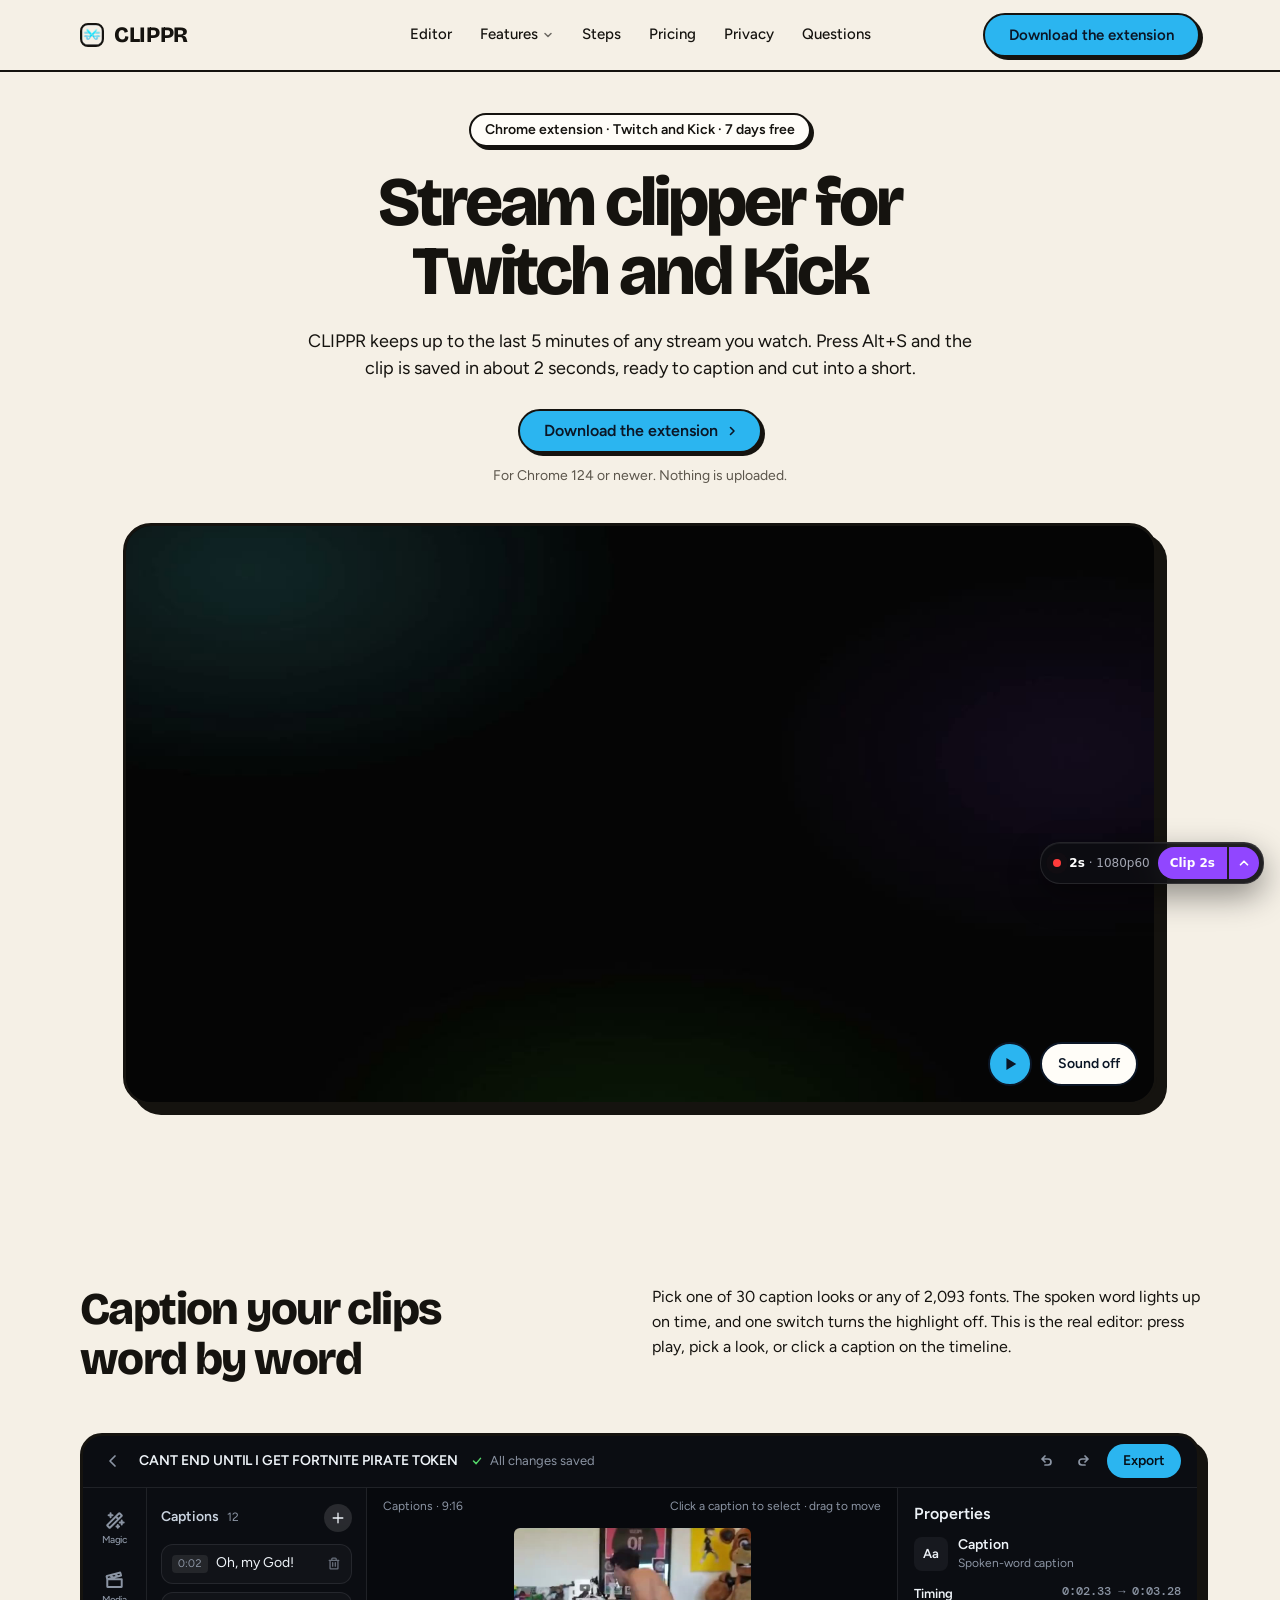
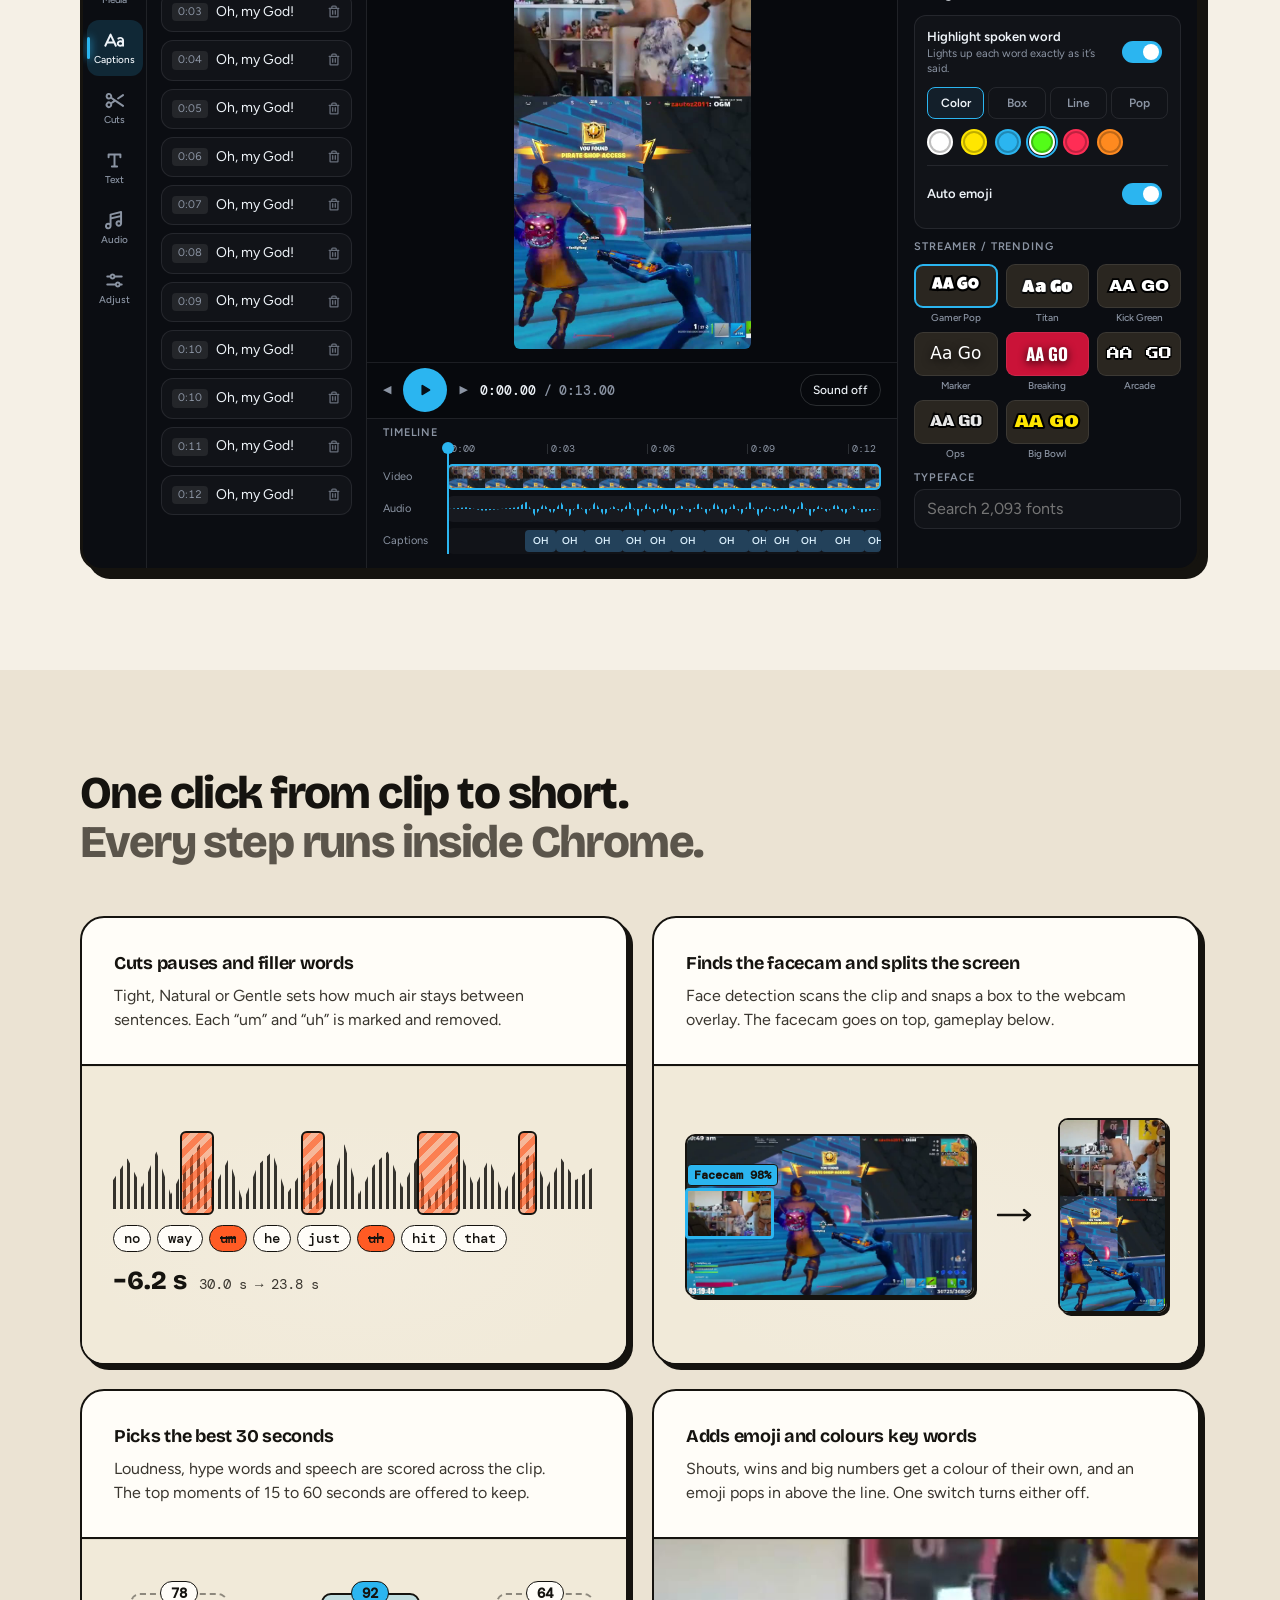
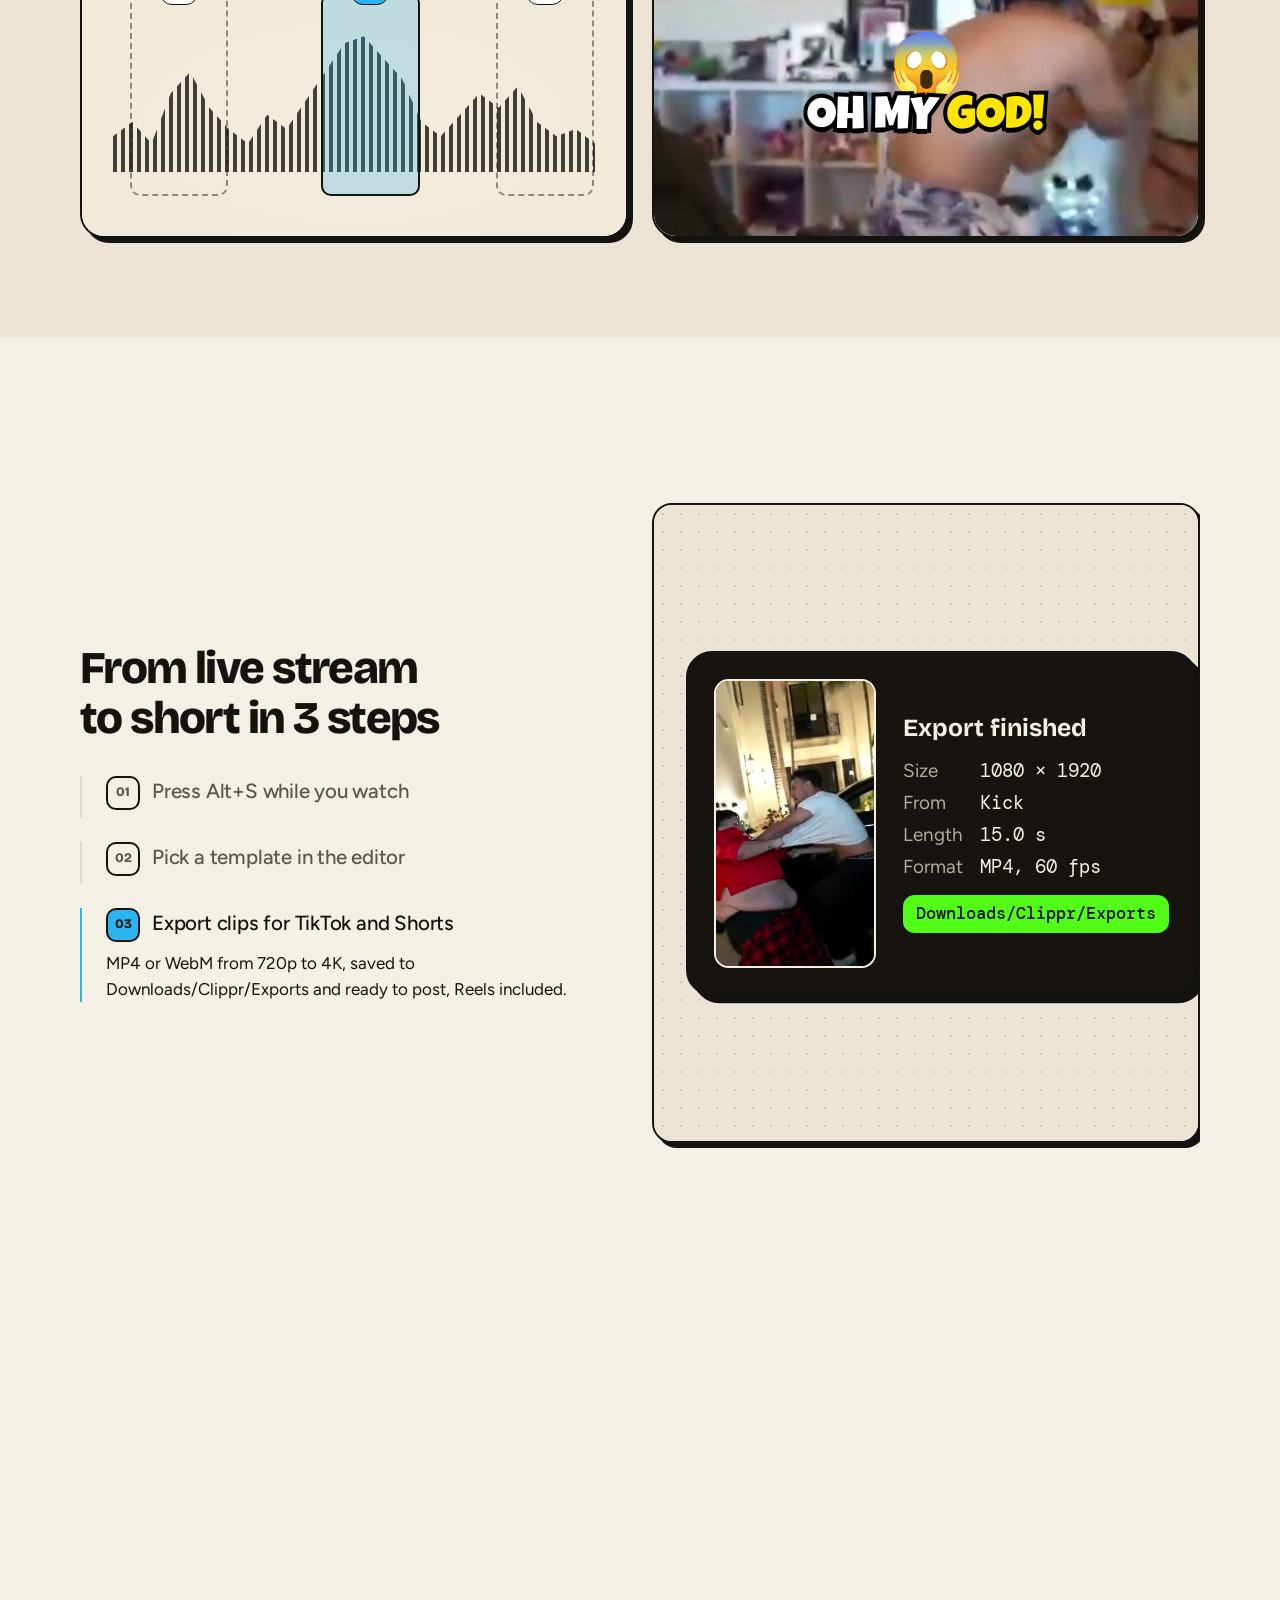
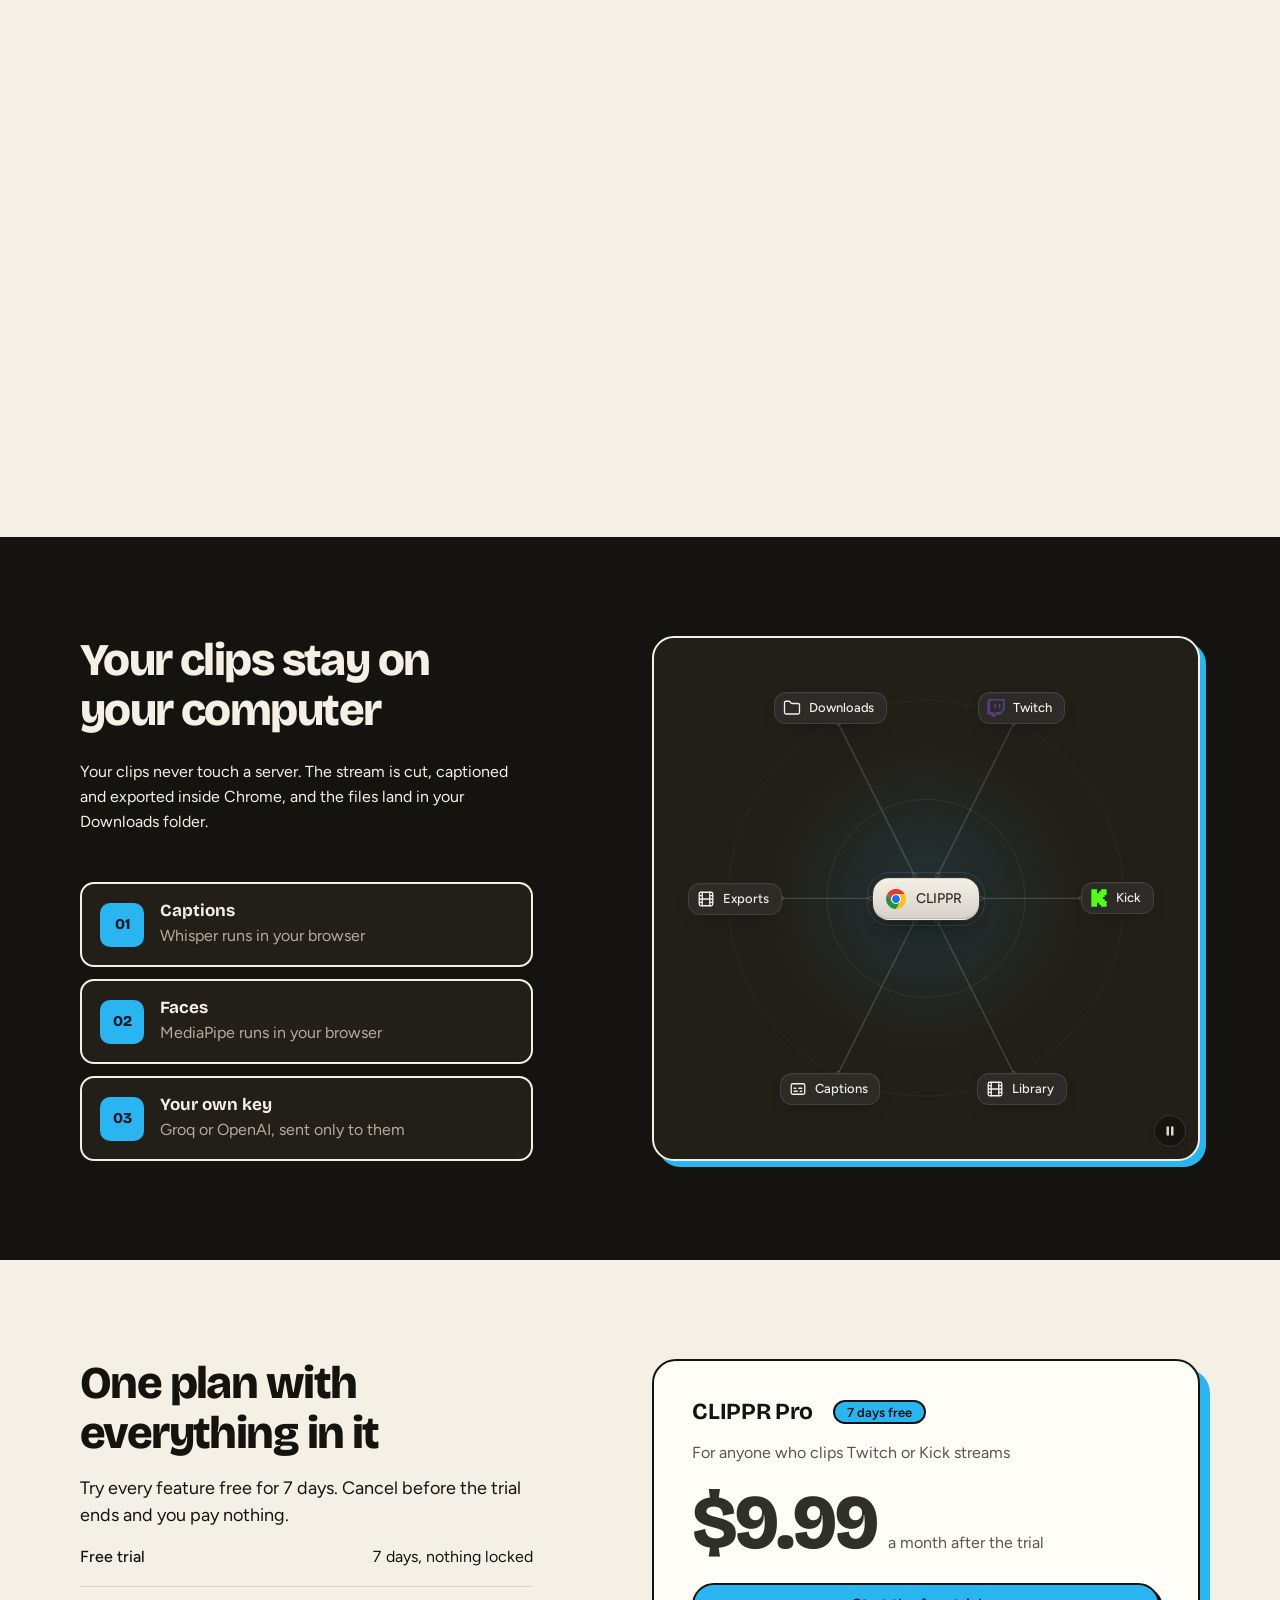
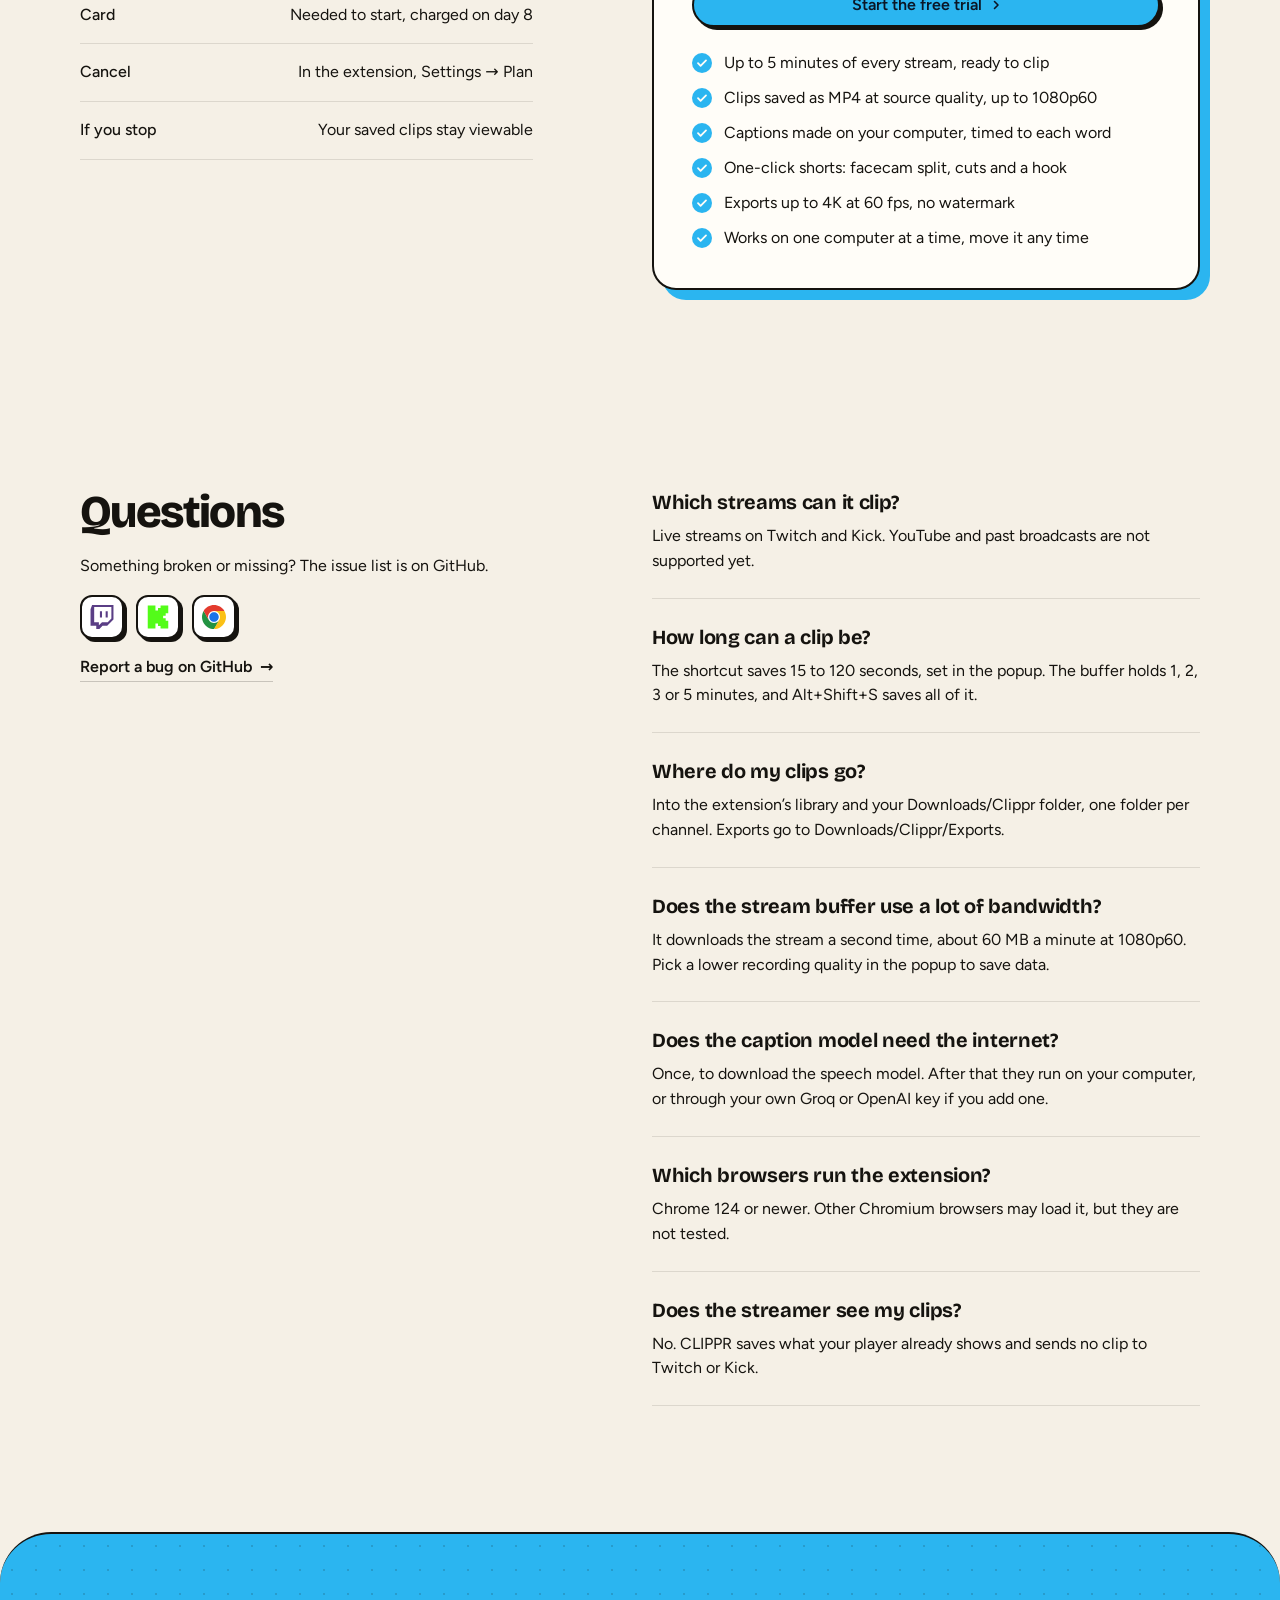
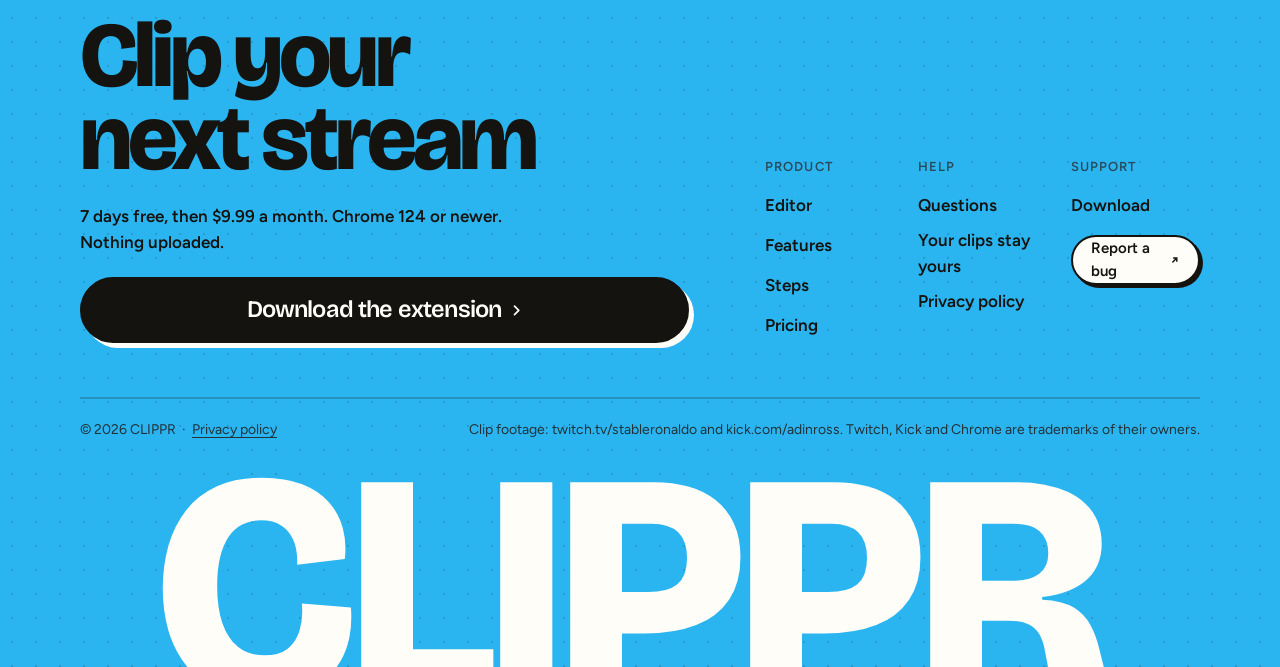
<file: index.html>
<!doctype html>
<html lang="en" data-type="software" data-radius="round" data-buttons="solid" data-motion>
<head>
<meta charset="utf-8">
<meta name="viewport" content="width=device-width, initial-scale=1, viewport-fit=cover">
<title>CLIPPR: stream clipper and shorts editor for Twitch and Kick</title>
<meta name="description" content="A Chrome extension that records Twitch and Kick streams in the background, saves a clip with one key and edits it into a captioned vertical short on your computer.">
<meta property="og:type" content="website">
<meta property="og:title" content="CLIPPR: stream clipper for Twitch and Kick">
<meta property="og:description" content="Press Alt+S on a live stream and the last minute is saved. Captions, cuts and vertical framing run in Chrome. Try it free for 7 days.">
<meta property="og:image" content="https://clippr.tools/images/share.jpg">
<meta name="twitter:card" content="summary_large_image">
<link rel="icon" href="/images/logo.png" type="image/png">
<meta name="theme-color" content="#f5f0e6">
<link rel="canonical" href="https://clippr.tools/">
<meta name="site-kind" content="software">
<meta name="page-type" content="software">
<link rel="preload" href="fonts/bricolagegrotesque-3y9K6as8bTXq_nANBjzKo3IeZx8z6up5BeSl9D4dj_x9PpZBMlGIInE.woff2" as="font" type="font/woff2" crossorigin>
<link rel="preload" href="fonts/figtree-_Xms-HUzqDCFdgfMm4S9DQ.woff2" as="font" type="font/woff2" crossorigin>
<link rel="stylesheet" href="fonts/fonts.css">
<link rel="stylesheet" href="assets/system.css">
<link rel="stylesheet" href="assets/ui/cards.css">
<link rel="stylesheet" href="assets/motion/motion.css">
<link rel="stylesheet" href="assets/backgrounds/backgrounds.css">
<link rel="stylesheet" href="assets/layout/layout.css">
<link rel="stylesheet" href="assets/icons/icon.css">
<style>
:root {
  --p-bg: #f5f0e6; --p-surface: #ebe3d3; --p-ink: #15130f; --p-muted: #5b554b;
  --p-accent: #1aa6e4; --p-accent-ink: #0b1626; --p-action: #2bb5f0; --p-action-ink: #0b1626;
  --p-inv-bg: #15130f; --p-inv-surface: #221f19; --p-inv-ink: #f5f0e6; --p-inv-muted: #b3ab9d;
  --p-inv-accent: #2bb5f0; --p-inv-accent-ink: #0b1626; --p-inv-action: #2bb5f0; --p-inv-action-ink: #0b1626;
  --font-display: "Bricolage Grotesque", system-ui, sans-serif;
  --font-text: "Figtree", system-ui, sans-serif;
  --font-mono: "DM Mono", ui-monospace, "SFMono-Regular", Menlo, Consolas, monospace;
  --display-weight: 800;
  --display-tracking: -0.035em;
  --display-tracking-xl: -0.045em;
  --ly-scale: 0.98;
}
</style>
<link rel="stylesheet" href="assets/ui/base.css">
<link rel="stylesheet" href="assets/diagrams/diagram.css">
<link rel="stylesheet" href="css/site.css?v=a3f7bf65">
<script>document.documentElement.classList.add('m-enter');setTimeout(()=>document.documentElement.classList.add('m-enter-done'),700)</script>
<script src="assets/backgrounds/backgrounds.js"></script>
<script>document.documentElement.classList.add('mo-js');setTimeout(()=>document.documentElement.classList.add('mo-safe'),2500)</script>
<link rel="modulepreload" href="assets/moments/moments.js">
<link rel="modulepreload" href="assets/moments/lib.js">
<link rel="modulepreload" href="assets/moments/liquid-type/moment.js">
<link rel="modulepreload" href="assets/moments/pinned-chapters/moment.js">
</head>
<body>

<header class="nav nav--centre">
  <div class="wrap nav__bar">
    <a class="skip-link" href="#top">Skip to content</a>
    <a class="nav__logo" href="/"><img class="brand-logo" src="/images/logo.png" alt="" width="30" height="30">CLIPPR</a>
    <nav class="nav__links" aria-label="Main">
      <div class="nav__item"><a class="nav__link" href="/#editor">Editor</a></div>
      <div class="nav__item">
        <a class="nav__link" href="/#features">Features <svg class="chev" viewBox="0 0 12 12" aria-hidden="true"><path d="M3 4.5l3 3 3-3" fill="none" stroke="currentColor" stroke-width="1.5" stroke-linecap="round" stroke-linejoin="round"/></svg></a>
        <div class="nav__menu">
          <div class="wrap grid">
            <div class="menu-col span-3">
              <p class="t-label">Editing</p>
              <a href="/#editor">Captions<span>Timed to every spoken word</span></a>
              <a href="/#features">Cuts<span>Pauses and filler words removed</span></a>
              <a href="/#features">Layout<span>Facecam over gameplay, found for you</span></a>
            </div>
            <div class="menu-col span-3">
              <p class="t-label">Recording</p>
              <a href="/#how">Clip shortcut<span>Alt+S saves up to the last 5 minutes</span></a>
              <a href="/#private">Storage<span>Clips stay on your computer</span></a>
            </div>
            <div class="menu-col span-3">
              <p class="t-label">Help</p>
              <a href="/#faq">Install<span>Add it from the Chrome Web Store</span></a>
              <a href="/privacy.html">Privacy policy<span>What's stored and what's sent</span></a>
            </div>
          </div>
        </div>
      </div>
      <div class="nav__item"><a class="nav__link" href="/#how">Steps</a></div>
      <div class="nav__item"><a class="nav__link" href="/#pricing">Pricing</a></div>
      <div class="nav__item"><a class="nav__link" href="/privacy.html">Privacy</a></div>
      <div class="nav__item"><a class="nav__link" href="/#faq">Questions</a></div>
    </nav>
    <div class="nav__actions">
      <a class="btn btn--primary" href="soon.html" data-download>Download the extension</a>
    </div>
    <button class="nav__toggle" type="button" aria-expanded="false" aria-label="Menu">
      <svg width="18" height="18" viewBox="0 0 18 18" aria-hidden="true"><path d="M2 5h14M2 13h14" stroke="currentColor" stroke-width="1.6" stroke-linecap="round"/></svg>
    </button>
  </div>
</header>

<main id="top">
  <!-- HERO: the words centred, then the launch film, half on the first screen; it widens as the page scrolls. -->
  <section class="hero hero--stage" data-enter aria-labelledby="hero-h">
    <div class="wrap stage-head">
      <p class="stage-pill">Chrome extension · Twitch and Kick · 7 days free</p>
      <h1 id="hero-h" class="mo-lt__type" data-moment="liquid-type" data-moment-opts='{"strength": 0.9}'>Stream clipper for Twitch and Kick</h1>
      <p class="hero__lead">CLIPPR keeps up to the last 5 minutes of any stream you watch. Press Alt+S and the clip is saved in about 2 seconds, ready to caption and cut into a short.</p>
      <div class="btn-row"><a class="btn btn--primary" href="soon.html" data-download>Download the extension<svg class="m-arrow" viewBox="0 0 12 12" aria-hidden="true"><path class="m-arrow__stem" d="M1 6h8"/><path class="m-arrow__head" d="M4.5 2.5 8 6l-3.5 3.5"/></svg></a></div>
      <p class="hero__proof">For Chrome 124 or newer. Nothing is uploaded.</p>
    </div>
    <div class="reel" data-stage data-enter-film>
      <div class="reel__frame frame" data-visual>
        <video class="reel__video" src="media/launch.mp4" poster="media/launch-poster.jpg" muted loop playsinline preload="metadata" aria-label="The CLIPPR launch film: clipping a Twitch and a Kick stream, the facecam split, captions and export" data-stage-video></video>
        <div class="reel__controls">
          <button class="reel__btn" type="button" data-stage-play aria-label="Pause the film">
            <svg class="i-pause" viewBox="0 0 16 16" aria-hidden="true"><path d="M5 3.5v9M11 3.5v9"/></svg>
            <svg class="i-play" viewBox="0 0 16 16" aria-hidden="true"><path d="M5 3.2v9.6l8-4.8z"/></svg>
          </button>
          <button class="reel__btn reel__btn--text" type="button" data-stage-sound aria-pressed="false">Sound off</button>
        </div>
      </div>
    </div>
  </section>

  <!-- APP-FRAME: the extension's editor as live HTML, laid out as the real one is (top bar, tool rail, cue list,
       preview, transport, timeline, properties), playing the real clip with Whisper's word timings. -->
  <section class="section section--auto" id="editor" aria-labelledby="editor-h">
    <div class="wrap">
      <div class="grid grid--top">
        <h2 id="editor-h" class="span-5">Caption your clips word by word</h2>
        <p class="span-6 start-7 ed-intro">Pick one of 30 caption looks or any of 2,093 fonts. The spoken word lights up on time, and one switch turns the highlight off. This is the real editor: press play, pick a look, or click a caption on the timeline.</p>
      </div>
      <div class="ui ui-editor cx" data-editor>
        <div class="cx-top">
          <span class="cx-back" aria-hidden="true"><svg viewBox="0 0 16 16"><path d="M10 3 5 8l5 5"/></svg></span>
          <span class="cx-title">CANT END UNTIL I GET FORTNITE PIRATE TOKEN</span>
          <span class="cx-saved"><svg viewBox="0 0 16 16" aria-hidden="true"><path d="m4 8 3 3 5-6"/></svg>All changes saved</span>
          <span class="cx-top__end">
            <span class="cx-icon" aria-hidden="true"><svg viewBox="0 0 16 16"><path d="M4 6h6a3 3 0 0 1 0 6H7M4 6l3-3M4 6l3 3"/></svg></span>
            <span class="cx-icon" aria-hidden="true"><svg viewBox="0 0 16 16"><path d="M12 6H6a3 3 0 0 0 0 6h3m3-6L9 3m3 3L9 9"/></svg></span>
            <span class="cx-export">Export</span>
          </span>
        </div>
        <div class="cx-body">
          <nav class="cx-rail" aria-label="Editor tools, as in the extension">
            <span class="cx-tool"><svg viewBox="0 0 256 256" aria-hidden="true"><path d="M252,152a12,12,0,0,1-12,12H228v12a12,12,0,0,1-24,0V164H192a12,12,0,0,1,0-24h12V128a12,12,0,0,1,24,0v12h12A12,12,0,0,1,252,152ZM56,76H68V88a12,12,0,0,0,24,0V76h12a12,12,0,1,0,0-24H92V40a12,12,0,0,0-24,0V52H56a12,12,0,0,0,0,24ZM184,188h-4v-4a12,12,0,0,0-24,0v4h-4a12,12,0,0,0,0,24h4v4a12,12,0,0,0,24,0v-4h4a12,12,0,0,0,0-24ZM222.14,82.83,82.82,222.14a20,20,0,0,1-28.28,0L33.85,201.46a20,20,0,0,1,0-28.29L173.17,33.86a20,20,0,0,1,28.28,0l20.69,20.68A20,20,0,0,1,222.14,82.83ZM159,112,144,97,53.65,187.31l15,15Zm43.31-43.31-15-15L161,80l15,15Z"/></svg>Magic</span>
            <span class="cx-tool"><svg viewBox="0 0 256 256" aria-hidden="true"><path d="M216,100H132.92l78.14-20.63a12,12,0,0,0,8.52-14.75l-8.16-30a19.94,19.94,0,0,0-24.3-13.95L34.79,60.87a19.74,19.74,0,0,0-12.14,9.27,19.48,19.48,0,0,0-1.95,15L28,112v88a20,20,0,0,0,20,20H208a20,20,0,0,0,20-20V112A12,12,0,0,0,216,100ZM124.89,61.91l18.29,10.56-25.95,6.85L98.94,68.76Zm64.45-17,3.91,14.35-17.13,4.52L157.83,53.21ZM66,77.46,84.29,88l-35.4,9.35L45,83ZM204,196H52V124H204Z"/></svg>Media</span>
            <span class="cx-tool is-on"><svg viewBox="0 0 256 256" aria-hidden="true"><path d="M90.86,50.89a12,12,0,0,0-21.72,0l-64,136a12,12,0,0,0,21.71,10.22L42.44,164h75.12l15.58,33.11a12,12,0,0,0,21.72-10.22ZM53.74,140,80,84.18,106.27,140ZM200,84c-13.85,0-24.77,3.86-32.45,11.48a12,12,0,1,0,16.9,17c3-3,8.26-4.52,15.55-4.52,11,0,20,7.18,20,16v4.39A47.28,47.28,0,0,0,200,124c-24.26,0-44,17.94-44,40s19.74,40,44,40a47.18,47.18,0,0,0,22-5.38A12,12,0,0,0,244,192V124C244,101.94,224.26,84,200,84Zm0,96c-11,0-20-7.18-20-16s9-16,20-16,20,7.18,20,16S211,180,200,180Z"/></svg>Captions</span>
            <span class="cx-tool"><svg viewBox="0 0 256 256" aria-hidden="true"><path d="M238.78,183.79,98.28,87.65A40.18,40.18,0,0,0,100,76a40,40,0,1,0-15.29,31.45l30,20.56-30,20.56a40,40,0,1,0,3.57,59.74h0A39.73,39.73,0,0,0,100,180a40.18,40.18,0,0,0-1.72-11.66L136,142.54l89.22,61.06a12,12,0,0,0,13.56-19.81ZM71.31,191.33h0A16,16,0,1,1,76,180,16,16,0,0,1,71.31,191.33ZM48.69,87.3a16,16,0,1,1,22.62,0h0A16,16,0,0,1,48.69,87.3Zm112.82,23.24a12,12,0,0,1,3.13-16.68L225.22,52.4a12,12,0,0,1,13.56,19.81l-60.59,41.46a12,12,0,0,1-16.68-3.13Z"/></svg>Cuts</span>
            <span class="cx-tool"><svg viewBox="0 0 256 256" aria-hidden="true"><path d="M212,56V88a12,12,0,0,1-24,0V68H140V188h20a12,12,0,0,1,0,24H96a12,12,0,0,1,0-24h20V68H68V88a12,12,0,0,1-24,0V56A12,12,0,0,1,56,44H200A12,12,0,0,1,212,56Z"/></svg>Text</span>
            <span class="cx-tool"><svg viewBox="0 0 256 256" aria-hidden="true"><path d="M215.38,14.54a12,12,0,0,0-10.29-2.18l-128,32A12,12,0,0,0,68,56V159.35A40,40,0,1,0,92,196V113.37l104-26v40A40,40,0,1,0,220,164V24A12,12,0,0,0,215.38,14.54ZM52,212a16,16,0,1,1,16-16A16,16,0,0,1,52,212ZM92,88.63V65.37l104-26V62.63ZM180,180a16,16,0,1,1,16-16A16,16,0,0,1,180,180Z"/></svg>Audio</span>
            <span class="cx-tool"><svg viewBox="0 0 256 256" aria-hidden="true"><path d="M40,92H70.06a36,36,0,0,0,67.88,0H216a12,12,0,0,0,0-24H137.94a36,36,0,0,0-67.88,0H40a12,12,0,0,0,0,24Zm64-24A12,12,0,1,1,92,80,12,12,0,0,1,104,68Zm112,96H201.94a36,36,0,0,0-67.88,0H40a12,12,0,0,0,0,24h94.06a36,36,0,0,0,67.88,0H216a12,12,0,0,0,0-24Zm-48,24a12,12,0,1,1,12-12A12,12,0,0,1,168,188Z"/></svg>Adjust</span>
          </nav>
          <div class="cx-panel">
            <div class="cx-panel__head"><p class="cx-panel__title">Captions<span>12</span></p><span class="cx-add" aria-hidden="true"><svg viewBox="0 0 256 256"><path d="M228,128a12,12,0,0,1-12,12H140v76a12,12,0,0,1-24,0V140H40a12,12,0,0,1,0-24h76V40a12,12,0,0,1,24,0v76h76A12,12,0,0,1,228,128Z"/></svg></span></div>
            <div class="cx-cues" data-ed-cues></div>
          </div>
          <div class="cx-center">
            <div class="cx-center__head"><span>Captions · 9:16</span><span>Click a caption to select · drag to move</span></div>
            <div class="cx-stagebox">
              <div class="ed-stage" data-ed-stage>
                <video src="media/stableronaldo-split.mp4" poster="media/stableronaldo-split.jpg" muted loop playsinline preload="metadata" aria-label="The clip, facecam on top and gameplay below" data-ed-video></video>
                <div class="ed-cap" data-ed-cap aria-hidden="true"></div>
                <span class="ed-emoji" data-ed-emoji aria-hidden="true"></span>
              </div>
            </div>
            <div class="cx-transport">
              <span class="cx-step" aria-hidden="true">◀</span>
              <button class="ed-play" type="button" aria-label="Pause the preview" data-ed-play>
                <svg class="ed-play__pause" viewBox="0 0 16 16" aria-hidden="true"><path d="M5 3.5v9M11 3.5v9"/></svg>
                <svg class="ed-play__play" viewBox="0 0 16 16" aria-hidden="true"><path d="M5 3.2v9.6l8-4.8z"/></svg>
              </button>
              <span class="cx-step" aria-hidden="true">▶</span>
              <span class="ed-time"><b data-ed-time>0:00.00</b> / 0:13.00</span>
              <button class="ed-sound" type="button" aria-pressed="false" data-ed-sound>Sound off</button>
            </div>
            <div class="cx-timeline" data-ed-timeline>
              <div class="cx-tl__head"><span>Timeline</span></div>
              <div class="cx-tl__grid">
                <span class="cx-tl__label"></span>
                <div class="cx-ruler" aria-hidden="true"><i style="left:0%">0:00</i><i style="left:23.08%">0:03</i><i style="left:46.15%">0:06</i><i style="left:69.23%">0:09</i><i style="left:92.31%">0:12</i></div>
                <span class="cx-tl__label">Video</span><div class="cx-track cx-track--video" aria-hidden="true"></div>
                <span class="cx-tl__label">Audio</span><div class="cx-track cx-track--audio" aria-hidden="true"></div>
                <span class="cx-tl__label">Captions</span><div class="cx-track cx-track--cap" data-ed-track></div>
                <span class="cx-playhead" data-ed-playhead aria-hidden="true"></span>
              </div>
            </div>
          </div>
          <div class="cx-props">
            <p class="cx-props__title">Properties</p>
            <div class="cx-sel"><span class="cx-sel__ico">Aa</span><span><b>Caption</b><small>Spoken-word caption</small></span></div>
            <div class="cx-kv"><span>Timing</span><b data-ed-timing>0:02.33 → 0:03.28</b></div>
            <div class="cx-card">
              <div class="ed-row">
                <span><b class="ed-row__label" id="ed-hl-label">Highlight spoken word</b><small class="cx-card__sub">Lights up each word exactly as it’s said.</small></span>
                <button class="ed-switch" type="button" role="switch" aria-checked="true" aria-labelledby="ed-hl-label" data-ed-hl></button>
              </div>
              <div class="ed-modes" role="radiogroup" aria-label="Highlight style" data-ed-modes>
                <button type="button" role="radio" aria-checked="true" data-mode="fill">Color</button>
                <button type="button" role="radio" aria-checked="false" data-mode="box">Box</button>
                <button type="button" role="radio" aria-checked="false" data-mode="underline">Line</button>
                <button type="button" role="radio" aria-checked="false" data-mode="scale">Pop</button>
              </div>
              <div class="cx-swatches" role="radiogroup" aria-label="Highlight colour" data-ed-swatches></div>
              <div class="ed-row ed-row--emoji">
                <b class="ed-row__label" id="ed-emoji-label">Auto emoji</b>
                <button class="ed-switch" type="button" role="switch" aria-checked="true" aria-labelledby="ed-emoji-label" data-ed-emoji-toggle></button>
              </div>
            </div>
            <p class="cx-group">Streamer / trending</p>
            <div class="ed-looks" role="listbox" aria-label="Caption looks" data-ed-looks></div>
            <label class="ed-search"><span class="cx-group">Typeface</span>
              <input type="search" placeholder="Search 2,093 fonts" autocomplete="off" data-ed-search>
            </label>
            <p class="ed-empty" data-ed-empty hidden>None of these eight; the extension searches all 2,093.</p>
          </div>
        </div>
      </div>
    </div>
  </section>

  <!-- FEATURES 2x2: each panel shows the feature's result, on frames of the same clip where the feature is visual. -->
  <section class="section section--auto ground-surface" id="features" aria-labelledby="features-h">
    <div class="wrap">
      <div class="group">
        <div class="section-head">
          <h2 id="features-h">One click from clip to short. <span class="muted">Every step runs inside Chrome.</span></h2>
        </div>
        <div class="grid">
          <article class="card card--row m-nolift span-6">
            <h3>Cuts pauses and filler words</h3>
            <p>Tight, Natural or Gentle sets how much air stays between sentences. Each “um” and “uh” is marked and removed.</p>
            <div class="panel panel--flush ft-panel">
              <div class="ft-cuts" role="img" aria-label="A clip's waveform with four pauses and two filler words cut, 6.2 seconds shorter">
                <div class="ft-cuts__track" aria-hidden="true">
                  <div class="ft-cuts__wave"></div>
                  <i style="left:14%;width:7%"></i><i style="left:39%;width:5%"></i><i style="left:63%;width:9%"></i><i style="left:84%;width:4%"></i>
                </div>
                <div class="ft-cuts__words" aria-hidden="true"><span>no</span><span>way</span><s>um</s><span>he</span><span>just</span><s>uh</s><span>hit</span><span>that</span></div>
                <div class="ft-cuts__sum" aria-hidden="true"><b>−6.2 s</b><span>30.0 s → 23.8 s</span></div>
              </div>
            </div>
          </article>
          <article class="card card--row m-nolift span-6">
            <h3>Finds the facecam and splits the screen</h3>
            <p>Face detection scans the clip and snaps a box to the webcam overlay. The facecam goes on top, gameplay below.</p>
            <div class="panel panel--flush ft-panel">
              <div class="ft-split" role="img" aria-label="The stableronaldo stream with its webcam found in the left corner, turned into a vertical split screen">
                <div class="ft-split__wide" aria-hidden="true"><img src="media/stableronaldo-wide.jpg" alt="" loading="lazy"><span class="ft-split__cam"></span><em class="ft-split__tag">Facecam 98%</em></div>
                <svg class="ft-split__arrow" viewBox="0 0 40 16" aria-hidden="true"><path d="M2 8h32M28 3l6 5-6 5"/></svg>
                <div class="ft-split__tall" aria-hidden="true"><img src="media/stableronaldo-split.jpg" alt="" loading="lazy"></div>
              </div>
            </div>
          </article>
        </div>
      </div>
      <div class="grid">
        <article class="card card--row m-nolift span-6">
          <h3>Picks the best 30 seconds</h3>
          <p>Loudness, hype words and speech are scored across the clip. The top moments of 15 to 60 seconds are offered to keep.</p>
          <div class="panel panel--flush ft-panel">
            <div class="ft-moments" role="img" aria-label="A loudness chart of a five-minute clip with three moments scored 92, 78 and 64">
              <div class="ft-moments__bars" aria-hidden="true"></div>
              <span class="ft-moments__pick" style="left:9%;width:18%" aria-hidden="true"><b>78</b></span>
              <span class="ft-moments__pick is-top" style="left:44%;width:18%" aria-hidden="true"><b>92</b></span>
              <span class="ft-moments__pick" style="left:76%;width:18%" aria-hidden="true"><b>64</b></span>
            </div>
          </div>
        </article>
        <article class="card card--row m-nolift span-6">
          <h3>Adds emoji and colours key words</h3>
          <p>Shouts, wins and big numbers get a colour of their own, and an emoji pops in above the line. One switch turns either off.</p>
          <div class="panel panel--flush ft-panel">
            <div class="ft-hype" role="img" aria-label="stableronaldo shouting, with the caption Oh my God and God in yellow under a screaming emoji">
              <img src="media/stableronaldo-face.jpg" alt="" loading="lazy">
              <span class="ft-hype__emoji" aria-hidden="true">😱</span>
              <p class="ft-hype__cap" aria-hidden="true">OH MY <em>GOD!</em></p>
            </div>
          </div>
        </article>
      </div>
    </div>
  </section>

  <!-- PINNED-CHAPTERS: the three steps, each with its screen of the extension. -->
  <section class="section" id="how" style="--h: 2; --hm: 2" data-moment="pinned-chapters" aria-labelledby="how-h">
    <div class="wrap mo-pc__grid">
      <div class="mo-pc__text">
        <h2 id="how-h">From live stream to short in 3 steps</h2>
        <ol class="mo-pc__steps">
          <li class="mo-pc__step">
            <h3>Press Alt+S while you watch</h3>
            <p>CLIPPR holds 1 to 5 minutes of the stream in memory. The shortcut saves the last 15 to 120 seconds as an MP4.</p>
            <figure class="mo-pc__visual"><div class="st st--pop" role="img" aria-label="The CLIPPR popup recording stableronaldo's stream, with 4 minutes 58 seconds buffered and buttons for 15, 30, 60, 90 and 120 second clips">
              <div class="st-pop">
                <div class="st-pop__head"><img src="images/logo.png" alt="" width="22" height="22"><b>CLIPPR</b><span class="st-live">Recording</span></div>
                <div class="st-pop__ch"><img class="st-pop__av" src="media/stableronaldo-face.jpg" alt="" width="34" height="34"><div><b>stableronaldo</b><small>Can’t end until I get Fortnite pirate token</small></div></div>
                <div class="st-pop__buf"><span>Buffer</span><b>4:58 of 5:00</b></div>
                <div class="st-pop__meter"><i></i></div>
                <div class="st-pop__lens"><span>15 s</span><span class="is-on">30 s</span><span>60 s</span><span>90 s</span><span>2 m</span></div>
                <div class="st-pop__key"><kbd>Alt</kbd><kbd>S</kbd><span>Clip the last 30 s</span></div>
              </div>
            </div></figure>
          </li>
          <li class="mo-pc__step">
            <h3>Pick a template in the editor</h3>
            <p>Gaming, IRL, Meme reaction, Podcast or Just captions. Captions, cuts, framing and a hook title land in about 13 seconds.</p>
            <figure class="mo-pc__visual"><div class="st" role="img" aria-label="The Magic panel running the Gaming highlight template on the stableronaldo clip: captions and cuts done, the hook title made from the stream title">
              <div class="st-magic">
                <p class="st-magic__title">🎮 Gaming highlight</p>
                <p class="st-magic__sub">Facecam on top, gameplay below, punchy captions</p>
                <ol class="st-magic__steps">
                  <li class="is-done">Captions <small>12 lines</small></li>
                  <li class="is-done">Cut pauses and fillers <small>−2.4 s</small></li>
                  <li class="is-done">Frame the shot <small>Facecam split</small></li>
                  <li class="is-done">Style and hype <small>😱 × 3</small></li>
                  <li class="is-on">Hook title <small>CANT END UNTIL I GET FORTNITE</small></li>
                </ol>
              </div>
            </div></figure>
          </li>
          <li class="mo-pc__step">
            <h3>Export clips for TikTok and Shorts</h3>
            <p>MP4 or WebM from 720p to 4K, saved to Downloads/Clippr/Exports and ready to post, Reels included.</p>
            <figure class="mo-pc__visual"><div class="st" role="img" aria-label="The export dialog finished: a 1080 by 1920 MP4 of an adinross clip from Kick, 15 seconds long, saved to the Downloads folder">
              <div class="st-export">
                <video class="st-export__thumb" src="media/adinross-vertical.mp4" poster="media/adinross-vertical.jpg" muted loop playsinline autoplay preload="none" aria-hidden="true"></video>
                <div class="st-export__info">
                  <b>Export finished</b>
                  <dl><dt>Size</dt><dd>1080 × 1920</dd><dt>From</dt><dd>Kick</dd><dt>Length</dt><dd>15.0 s</dd><dt>Format</dt><dd>MP4, 60 fps</dd></dl>
                  <span class="st-export__path">Downloads/Clippr/Exports</span>
                </div>
              </div>
            </div></figure>
          </li>
        </ol>
      </div>
      <div class="mo-pc__visuals frame"></div>
    </div>
  </section>

  <!-- PRIVATE: the dark band; the hub diagram shows where a clip goes. -->
  <section class="section section--auto ground-inverse" id="private" aria-labelledby="private-h">
    <div class="wrap">
      <div class="grid grid--top">
        <div class="span-5 pv-text">
          <h2 id="private-h">Your clips stay on your computer</h2>
          <p class="pv-lead">Your clips never touch a server. The stream is cut, captioned and exported inside Chrome, and the files land in your Downloads folder.</p>
          <ul class="rows pv-rows">
            <li><span class="rows__name">Captions</span><span class="rows__value">Whisper runs in your browser</span></li>
            <li><span class="rows__name">Faces</span><span class="rows__value">MediaPipe runs in your browser</span></li>
            <li><span class="rows__name">Your own key</span><span class="rows__value">Groq or OpenAI, sent only to them</span></li>
          </ul>
        </div>
        <div class="frame span-6 start-7 pv-frame" data-visual>
          <div class="dg" data-diagram><script type="application/json">{"layout":"hub","alt":"CLIPPR runs inside Chrome: it records Twitch and Kick streams and keeps the clip library, captions and exports in your Downloads folder.","center":{"label":"CLIPPR","icon":"chrome"},"spokes":[{"label":"Twitch","icon":"twitch"},{"label":"Kick","icon":"si:kick"},{"label":"Library","icon":"ui:film"},{"label":"Captions","icon":"ui:captions"},{"label":"Exports","icon":"ui:film"},{"label":"Downloads","icon":"ui:folder"}],"motion":{"cycle":3.2}}</script></div>
        </div>
      </div>
    </div>
  </section>

  <!-- PRICING: one plan, so the recipe's two cards become how the trial works beside the one plan card. -->
  <section class="section section--auto" id="pricing" aria-labelledby="pricing-h">
    <div class="wrap">
      <div class="grid grid--top">
        <div class="span-5 stack-4 pr-text">
          <h2 id="pricing-h">One plan with everything in it</h2>
          <p class="pr-lead">Try every feature free for 7 days. Cancel before the trial ends and you pay nothing.</p>
          <ul class="rows pr-rows">
            <li><span class="rows__name">Free trial</span><span class="rows__value">7 days, nothing locked</span></li>
            <li><span class="rows__name">Card</span><span class="rows__value">Needed to start, charged on day 8</span></li>
            <li><span class="rows__name">Cancel</span><span class="rows__value">In the extension, Settings → Plan</span></li>
            <li><span class="rows__name">If you stop</span><span class="rows__value">Your saved clips stay viewable</span></li>
          </ul>
        </div>
        <article class="card card--plan is-featured span-6 start-7 pr-card">
          <h3>CLIPPR Pro <span class="badge">7 days free</span></h3>
          <p class="pr-for">For anyone who clips Twitch or Kick streams</p>
          <p class="price"><span class="t-stat">$9.99</span><span class="pr-per">a month after the trial</span></p>
          <a class="btn btn--primary" href="soon.html" data-download>Start the free trial<svg class="m-arrow" viewBox="0 0 12 12" aria-hidden="true"><path class="m-arrow__stem" d="M1 6h8"/><path class="m-arrow__head" d="M4.5 2.5 8 6l-3.5 3.5"/></svg></a>
          <ul class="checks">
            <li>Up to 5 minutes of every stream, ready to clip</li>
            <li>Clips saved as MP4 at source quality, up to 1080p60</li>
            <li>Captions made on your computer, timed to each word</li>
            <li>One-click shorts: facecam split, cuts and a hook</li>
            <li>Exports up to 4K at 60 fps, no watermark</li>
            <li>Works on one computer at a time, move it any time</li>
          </ul>
        </article>
      </div>
    </div>
  </section>

  <section class="section section--auto" id="faq" aria-labelledby="faq-h">
    <div class="wrap">
      <div class="grid grid--top">
        <div class="span-5 stack-4 sticky-head">
          <h2 id="faq-h">Questions</h2>
          <p>Something broken or missing? The issue list is on GitHub.</p>
          <p class="faq-works"><span class="ic-tile"><img data-icon="twitch" src="assets/icons/twitch.svg" alt="Twitch" width="24" height="24"></span><span class="ic-tile"><img data-icon="si:kick" src="assets/icons/kick.svg" alt="Kick" width="24" height="24"></span><span class="ic-tile"><img data-icon="chrome" src="assets/icons/chrome.svg" alt="Chrome" width="24" height="24"></span></p>
          <p><a class="link" href="https://github.com/BankkRoll/clippr/issues">Report a bug on GitHub</a></p>
        </div>
        <div class="faq span-6 start-7">
          <div class="faq__item"><h3>Which streams can it clip?</h3><p>Live streams on Twitch and Kick. YouTube and past broadcasts are not supported yet.</p></div>
          <div class="faq__item" data-release hidden><h3>How do I install the extension?</h3><p>Open CLIPPR in the Chrome Web Store and click Add to Chrome. It updates itself from there.</p></div>
          <div class="faq__item"><h3>How long can a clip be?</h3><p>The shortcut saves 15 to 120 seconds, set in the popup. The buffer holds 1, 2, 3 or 5 minutes, and Alt+Shift+S saves all of it.</p></div>
          <div class="faq__item"><h3>Where do my clips go?</h3><p>Into the extension’s library and your Downloads/Clippr folder, one folder per channel. Exports go to Downloads/Clippr/Exports.</p></div>
          <div class="faq__item"><h3>Does the stream buffer use a lot of bandwidth?</h3><p>It downloads the stream a second time, about 60 MB a minute at 1080p60. Pick a lower recording quality in the popup to save data.</p></div>
          <div class="faq__item"><h3>Does the caption model need the internet?</h3><p>Once, to download the speech model. After that they run on your computer, or through your own Groq or OpenAI key if you add one.</p></div>
          <div class="faq__item"><h3>Which browsers run the extension?</h3><p>Chrome 124 or newer. Other Chromium browsers may load it, but they are not tested.</p></div>
          <div class="faq__item"><h3>Does the streamer see my clips?</h3><p>No. CLIPPR saves what your player already shows and sends no clip to Twitch or Kick.</p></div>
        </div>
      </div>
    </div>
  </section>
</main>

<footer class="cf" id="contact" aria-labelledby="close-h" data-cf>
  <div class="cf__sheet">
    <div class="wrap cf__main">
      <div class="cf__cta">
        <h2 id="close-h" class="cf-in" style="--i:3">Clip your next stream</h2>
        <p class="cf__sub cf-in" style="--i:4">7 days free, then $9.99 a month. Chrome 124 or newer. Nothing uploaded.</p>
        <a class="btn btn--primary btn--xl cf__btn cf-in" style="--i:5" href="soon.html" data-download>Download the extension<svg class="m-arrow" viewBox="0 0 12 12" aria-hidden="true"><path class="m-arrow__stem" d="M1 6h8"/><path class="m-arrow__head" d="M4.5 2.5 8 6l-3.5 3.5"/></svg></a>
      </div>
      <div class="cf__side">
        <nav class="cf__cols" aria-label="Footer">
        <div class="cf__col cf-in" style="--i:5"><h3>Product</h3><ul><li><a href="/#editor">Editor</a></li><li><a href="/#features">Features</a></li><li><a href="/#how">Steps</a></li><li><a href="/#pricing">Pricing</a></li></ul></div>
        <div class="cf__col cf-in" style="--i:6"><h3>Help</h3><ul><li><a href="/#faq">Questions</a></li><li><a href="/#private">Your clips stay yours</a></li><li><a href="/privacy.html">Privacy policy</a></li></ul></div>
        <div class="cf__col cf-in" style="--i:7"><h3>Support</h3><ul><li><a href="soon.html" data-download>Download</a></li><li class="cf__bug"><a class="cf__gh" href="https://github.com/BankkRoll/clippr/issues">Report a bug<svg viewBox="0 0 12 12" aria-hidden="true"><path d="M3.5 8.5 8.5 3.5M4.5 3.5h4v4"/></svg></a></li></ul></div>
      </nav>
      </div>
    </div>

    <div class="wrap cf__legal cf-in" style="--i:8">
      <span>&copy; 2026 CLIPPR &nbsp;·&nbsp; <a href="/privacy.html">Privacy policy</a></span>
      <span>Clip footage: twitch.tv/stableronaldo and kick.com/adinross. Twitch, Kick and Chrome are trademarks of their owners.</span>
    </div>

    <a class="cf__word" href="/" aria-label="CLIPPR, home"><span aria-hidden="true"><span style="--i:0">C</span><span style="--i:1">L</span><span style="--i:2">I</span><span style="--i:3">P</span><span style="--i:4">P</span><span style="--i:5">R</span></span></a>
  </div>
</footer>

<nav class="actionbar" aria-label="Quick actions">
  <a class="btn btn--primary" href="soon.html" data-download>Download the extension</a>
</nav>

<script type="module" src="assets/motion/motion.js"></script>
<script type="module" src="js/footer.js?v=a3f7bf65"></script>
<script type="module" src="js/enter-film.js?v=a3f7bf65"></script>
<script type="module" src="assets/system.js"></script>
<script type="module" src="assets/layout/layout.js"></script>
<script type="module" src="assets/diagrams/mount.js"></script>
<script type="module" src="js/editor.js?v=a3f7bf65"></script>
<script type="module" src="js/bar.js?v=a3f7bf65"></script>
</body>
</html>
</file>
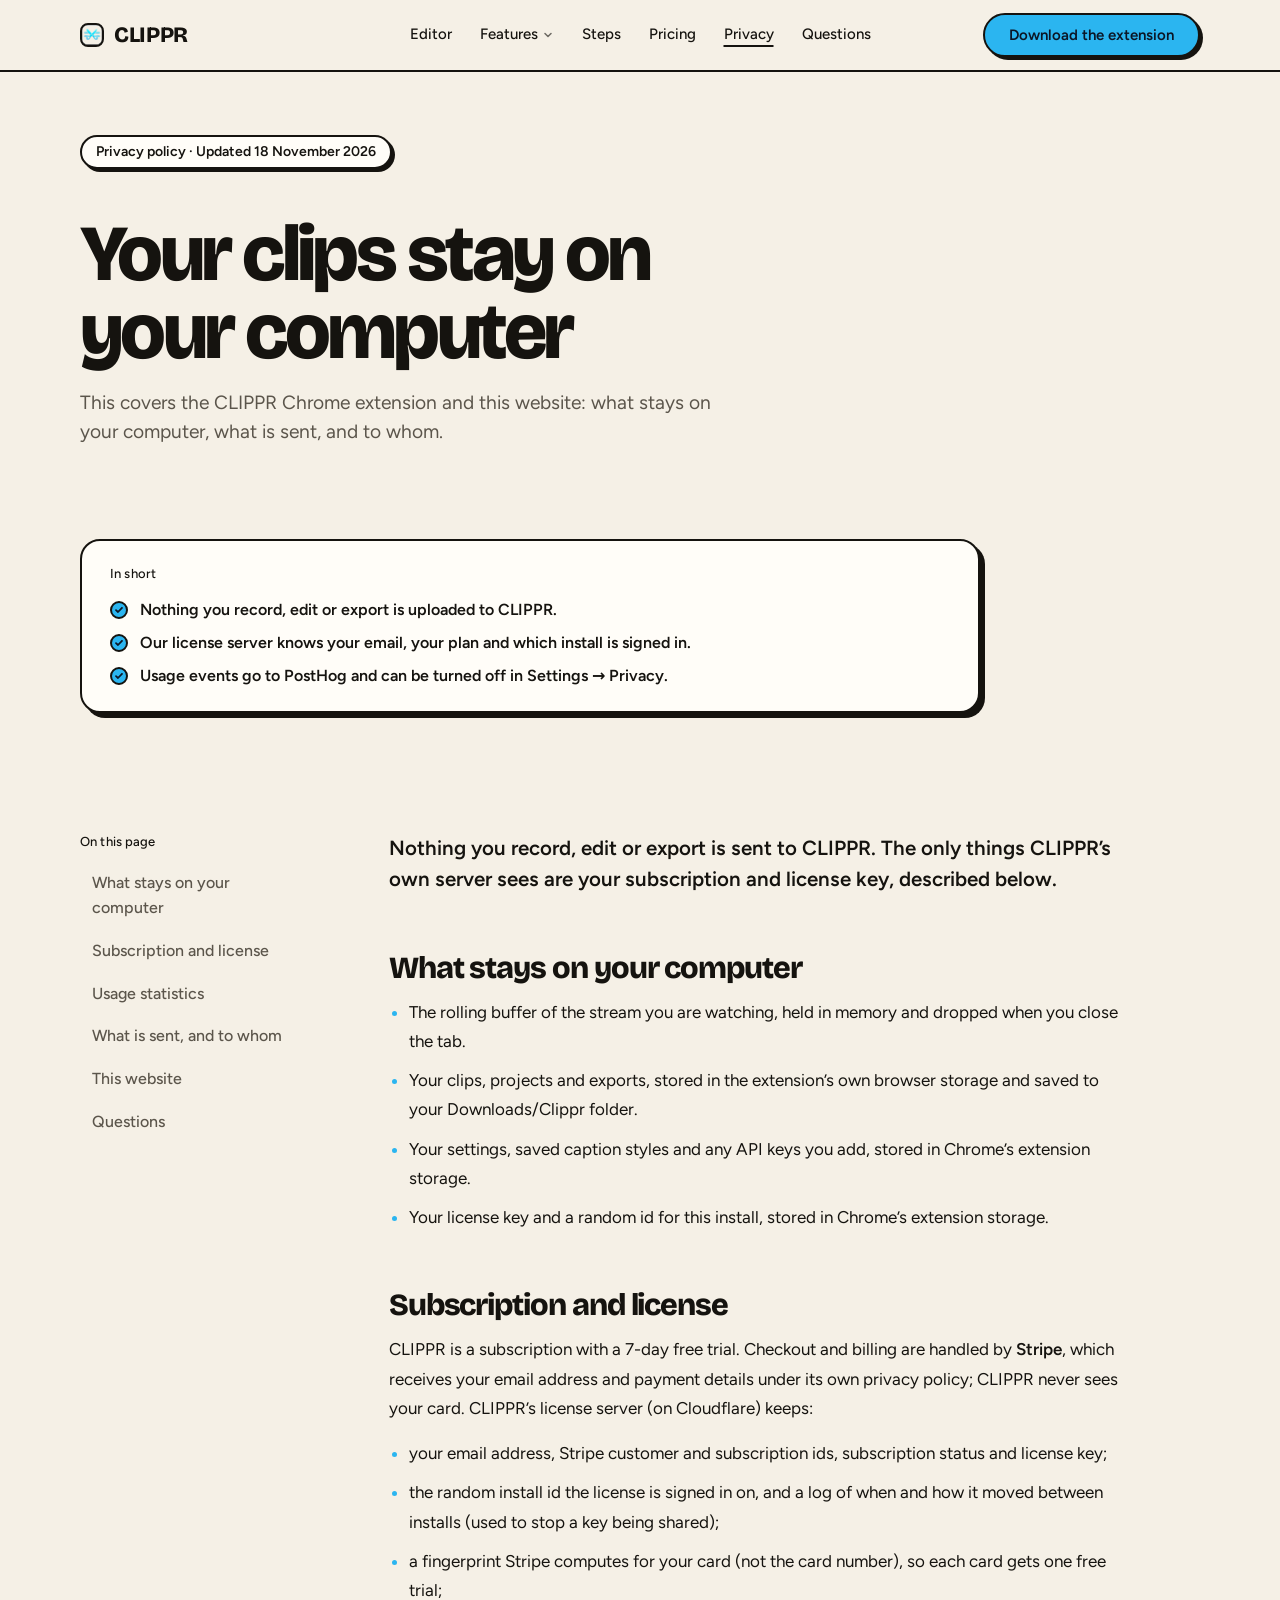
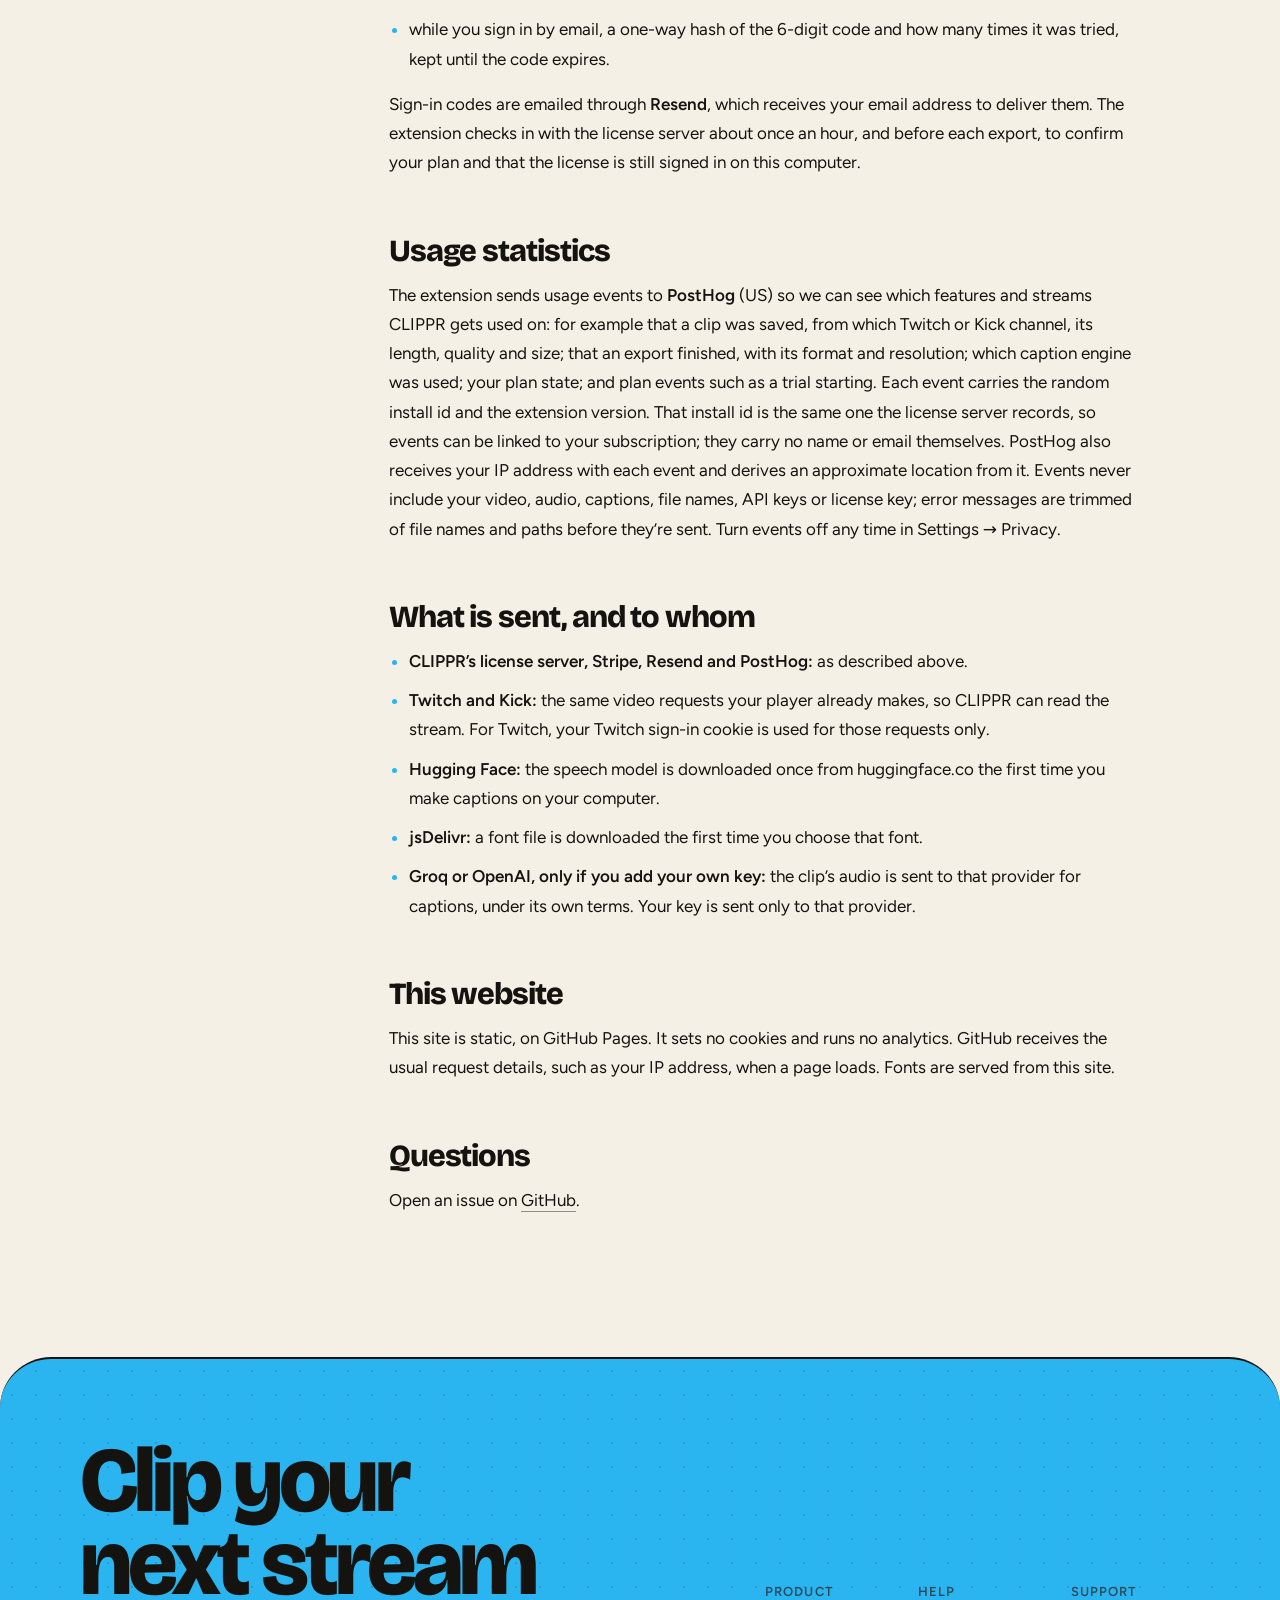
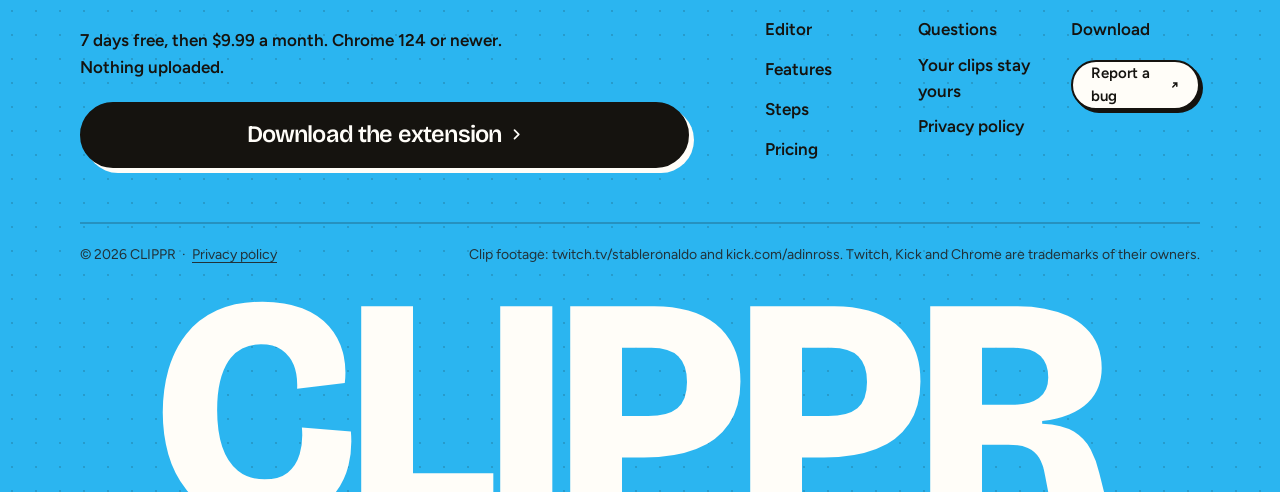
<file: privacy.html>
<!doctype html>
<html lang="en" data-type="software" data-radius="round" data-buttons="solid" data-motion>
<head>
<meta charset="utf-8">
<meta name="viewport" content="width=device-width, initial-scale=1, viewport-fit=cover">
<title>CLIPPR: privacy policy for the stream clipper</title>
<meta name="description" content="What the CLIPPR Chrome extension stores, what it sends and to whom: your clips stay on your computer; only your subscription and usage statistics leave it.">
<meta property="og:type" content="website">
<meta property="og:title" content="CLIPPR privacy policy">
<meta property="og:description" content="Your clips stay on your computer. Here is exactly what CLIPPR stores, what it sends and to whom.">
<meta property="og:image" content="https://clippr.tools/images/share.jpg">
<meta name="twitter:card" content="summary_large_image">
<link rel="icon" href="/images/logo.png" type="image/png">
<meta name="theme-color" content="#f5f0e6">
<link rel="canonical" href="https://clippr.tools/privacy.html">
<link rel="preload" href="fonts/bricolagegrotesque-3y9K6as8bTXq_nANBjzKo3IeZx8z6up5BeSl9D4dj_x9PpZBMlGIInE.woff2" as="font" type="font/woff2" crossorigin>
<link rel="preload" href="fonts/figtree-_Xms-HUzqDCFdgfMm4S9DQ.woff2" as="font" type="font/woff2" crossorigin>
<link rel="stylesheet" href="fonts/fonts.css">
<link rel="stylesheet" href="assets/system.css">
<link rel="stylesheet" href="assets/motion/motion.css">
<style>
:root {
  --p-bg: #f5f0e6; --p-surface: #ebe3d3; --p-ink: #15130f; --p-muted: #5b554b;
  --p-accent: #1aa6e4; --p-accent-ink: #0b1626; --p-action: #2bb5f0; --p-action-ink: #0b1626;
  --p-inv-bg: #15130f; --p-inv-surface: #221f19; --p-inv-ink: #f5f0e6; --p-inv-muted: #b3ab9d;
  --p-inv-accent: #2bb5f0; --p-inv-accent-ink: #0b1626; --p-inv-action: #2bb5f0; --p-inv-action-ink: #0b1626;
  --font-display: "Bricolage Grotesque", system-ui, sans-serif;
  --font-text: "Figtree", system-ui, sans-serif;
  --font-mono: "DM Mono", ui-monospace, "SFMono-Regular", Menlo, Consolas, monospace;
  --display-weight: 800;
  --display-tracking: -0.035em;
  --display-tracking-xl: -0.045em;
  --ly-scale: 0.98;
}
</style>
<link rel="stylesheet" href="css/site.css?v=a3f7bf65">
<script>document.documentElement.classList.add('m-enter');setTimeout(()=>document.documentElement.classList.add('m-enter-done'),700)</script>
</head>
<body class="doc-page">
<header class="nav nav--centre">
  <div class="wrap nav__bar">
    <a class="skip-link" href="#top">Skip to content</a>
    <a class="nav__logo" href="/"><img class="brand-logo" src="/images/logo.png" alt="" width="30" height="30">CLIPPR</a>
    <nav class="nav__links" aria-label="Main">
      <div class="nav__item"><a class="nav__link" href="/#editor">Editor</a></div>
      <div class="nav__item">
        <a class="nav__link" href="/#features">Features <svg class="chev" viewBox="0 0 12 12" aria-hidden="true"><path d="M3 4.5l3 3 3-3" fill="none" stroke="currentColor" stroke-width="1.5" stroke-linecap="round" stroke-linejoin="round"/></svg></a>
        <div class="nav__menu">
          <div class="wrap grid">
            <div class="menu-col span-3">
              <p class="t-label">Editing</p>
              <a href="/#editor">Captions<span>Timed to every spoken word</span></a>
              <a href="/#features">Cuts<span>Pauses and filler words removed</span></a>
              <a href="/#features">Layout<span>Facecam over gameplay, found for you</span></a>
            </div>
            <div class="menu-col span-3">
              <p class="t-label">Recording</p>
              <a href="/#how">Clip shortcut<span>Alt+S saves up to the last 5 minutes</span></a>
              <a href="/#private">Storage<span>Clips stay on your computer</span></a>
            </div>
            <div class="menu-col span-3">
              <p class="t-label">Help</p>
              <a href="/#faq">Install<span>Add it from the Chrome Web Store</span></a>
              <a href="/privacy.html">Privacy policy<span>What's stored and what's sent</span></a>
            </div>
          </div>
        </div>
      </div>
      <div class="nav__item"><a class="nav__link" href="/#how">Steps</a></div>
      <div class="nav__item"><a class="nav__link" href="/#pricing">Pricing</a></div>
      <div class="nav__item"><a class="nav__link" href="/privacy.html">Privacy</a></div>
      <div class="nav__item"><a class="nav__link" href="/#faq">Questions</a></div>
    </nav>
    <div class="nav__actions">
      <a class="btn btn--primary" href="soon.html" data-download>Download the extension</a>
    </div>
    <button class="nav__toggle" type="button" aria-expanded="false" aria-label="Menu">
      <svg width="18" height="18" viewBox="0 0 18 18" aria-hidden="true"><path d="M2 5h14M2 13h14" stroke="currentColor" stroke-width="1.6" stroke-linecap="round"/></svg>
    </button>
  </div>
</header>

<main id="top">
  <section class="hero doc" data-enter aria-labelledby="doc-h">
    <div class="wrap">
      <header class="doc__head">
        <p class="stage-pill">Privacy policy · Updated 18 November 2026</p>
        <h1 id="doc-h">Your clips stay on your computer</h1>
        <p class="doc__lead">This covers the CLIPPR Chrome extension and this website: what stays on your computer, what is sent, and to whom.</p>
      </header>

      <aside class="doc__tldr" aria-label="In short">
        <p class="t-label">In short</p>
        <ul>
          <li>Nothing you record, edit or export is uploaded to CLIPPR.</li>
          <li>Our license server knows your email, your plan and which install is signed in.</li>
          <li>Usage events go to PostHog and can be turned off in Settings → Privacy.</li>
        </ul>
      </aside>

      <div class="doc__body">
        <nav class="doc__toc" aria-label="On this page">
          <p class="t-label">On this page</p>
          <ol>
            <li><a href="#local">What stays on your computer</a></li>
            <li><a href="#license">Subscription and license</a></li>
            <li><a href="#usage">Usage statistics</a></li>
            <li><a href="#sent">What is sent, and to whom</a></li>
            <li><a href="#website">This website</a></li>
            <li><a href="#questions">Questions</a></li>
          </ol>
        </nav>

        <article class="doc__text">
          <p>Nothing you record, edit or export is sent to CLIPPR. The only things CLIPPR’s own server sees are your subscription and license key, described below.</p>

          <h2 id="local">What stays on your computer</h2>
          <ul>
            <li>The rolling buffer of the stream you are watching, held in memory and dropped when you close the tab.</li>
            <li>Your clips, projects and exports, stored in the extension’s own browser storage and saved to your Downloads/Clippr folder.</li>
            <li>Your settings, saved caption styles and any API keys you add, stored in Chrome’s extension storage.</li>
            <li>Your license key and a random id for this install, stored in Chrome’s extension storage.</li>
          </ul>

          <h2 id="license">Subscription and license</h2>
          <p>CLIPPR is a subscription with a 7-day free trial. Checkout and billing are handled by <b>Stripe</b>, which receives your email address and payment details under its own privacy policy; CLIPPR never sees your card. CLIPPR’s license server (on Cloudflare) keeps:</p>
          <ul>
            <li>your email address, Stripe customer and subscription ids, subscription status and license key;</li>
            <li>the random install id the license is signed in on, and a log of when and how it moved between installs (used to stop a key being shared);</li>
            <li>a fingerprint Stripe computes for your card (not the card number), so each card gets one free trial;</li>
            <li>while you sign in by email, a one-way hash of the 6-digit code and how many times it was tried, kept until the code expires.</li>
          </ul>
          <p>Sign-in codes are emailed through <b>Resend</b>, which receives your email address to deliver them. The extension checks in with the license server about once an hour, and before each export, to confirm your plan and that the license is still signed in on this computer.</p>

          <h2 id="usage">Usage statistics</h2>
          <p>The extension sends usage events to <b>PostHog</b> (US) so we can see which features and streams CLIPPR gets used on: for example that a clip was saved, from which Twitch or Kick channel, its length, quality and size; that an export finished, with its format and resolution; which caption engine was used; your plan state; and plan events such as a trial starting. Each event carries the random install id and the extension version. That install id is the same one the license server records, so events can be linked to your subscription; they carry no name or email themselves. PostHog also receives your IP address with each event and derives an approximate location from it. Events never include your video, audio, captions, file names, API keys or license key; error messages are trimmed of file names and paths before they’re sent. Turn events off any time in Settings → Privacy.</p>

          <h2 id="sent">What is sent, and to whom</h2>
          <ul>
            <li><b>CLIPPR’s license server, Stripe, Resend and PostHog:</b> as described above.</li>
            <li><b>Twitch and Kick:</b> the same video requests your player already makes, so CLIPPR can read the stream. For Twitch, your Twitch sign-in cookie is used for those requests only.</li>
            <li><b>Hugging Face:</b> the speech model is downloaded once from huggingface.co the first time you make captions on your computer.</li>
            <li><b>jsDelivr:</b> a font file is downloaded the first time you choose that font.</li>
            <li><b>Groq or OpenAI, only if you add your own key:</b> the clip’s audio is sent to that provider for captions, under its own terms. Your key is sent only to that provider.</li>
          </ul>

          <h2 id="website">This website</h2>
          <p>This site is static, on GitHub Pages. It sets no cookies and runs no analytics. GitHub receives the usual request details, such as your IP address, when a page loads. Fonts are served from this site.</p>

          <h2 id="questions">Questions</h2>
          <p>Open an issue on <a href="https://github.com/BankkRoll/clippr/issues">GitHub</a>.</p>
        </article>
      </div>
    </div>
  </section>
</main>

<footer class="cf" id="contact" aria-labelledby="close-h" data-cf>
  <div class="cf__sheet">
    <div class="wrap cf__main">
      <div class="cf__cta">
        <h2 id="close-h" class="cf-in" style="--i:3">Clip your next stream</h2>
        <p class="cf__sub cf-in" style="--i:4">7 days free, then $9.99 a month. Chrome 124 or newer. Nothing uploaded.</p>
        <a class="btn btn--primary btn--xl cf__btn cf-in" style="--i:5" href="soon.html" data-download>Download the extension<svg class="m-arrow" viewBox="0 0 12 12" aria-hidden="true"><path class="m-arrow__stem" d="M1 6h8"/><path class="m-arrow__head" d="M4.5 2.5 8 6l-3.5 3.5"/></svg></a>
      </div>
      <div class="cf__side">
        <nav class="cf__cols" aria-label="Footer">
        <div class="cf__col cf-in" style="--i:5"><h3>Product</h3><ul><li><a href="/#editor">Editor</a></li><li><a href="/#features">Features</a></li><li><a href="/#how">Steps</a></li><li><a href="/#pricing">Pricing</a></li></ul></div>
        <div class="cf__col cf-in" style="--i:6"><h3>Help</h3><ul><li><a href="/#faq">Questions</a></li><li><a href="/#private">Your clips stay yours</a></li><li><a href="/privacy.html">Privacy policy</a></li></ul></div>
        <div class="cf__col cf-in" style="--i:7"><h3>Support</h3><ul><li><a href="soon.html" data-download>Download</a></li><li class="cf__bug"><a class="cf__gh" href="https://github.com/BankkRoll/clippr/issues">Report a bug<svg viewBox="0 0 12 12" aria-hidden="true"><path d="M3.5 8.5 8.5 3.5M4.5 3.5h4v4"/></svg></a></li></ul></div>
      </nav>
      </div>
    </div>

    <div class="wrap cf__legal cf-in" style="--i:8">
      <span>&copy; 2026 CLIPPR &nbsp;·&nbsp; <a href="/privacy.html">Privacy policy</a></span>
      <span>Clip footage: twitch.tv/stableronaldo and kick.com/adinross. Twitch, Kick and Chrome are trademarks of their owners.</span>
    </div>

    <a class="cf__word" href="/" aria-label="CLIPPR, home"><span aria-hidden="true"><span style="--i:0">C</span><span style="--i:1">L</span><span style="--i:2">I</span><span style="--i:3">P</span><span style="--i:4">P</span><span style="--i:5">R</span></span></a>
  </div>
</footer>

<nav class="actionbar" aria-label="Quick actions">
  <a class="btn btn--primary" href="soon.html" data-download>Download the extension</a>
</nav>

<script type="module" src="assets/motion/motion.js"></script>
<script type="module" src="js/footer.js?v=a3f7bf65"></script>
<script type="module" src="assets/system.js"></script>
</body>
</html>
</file>
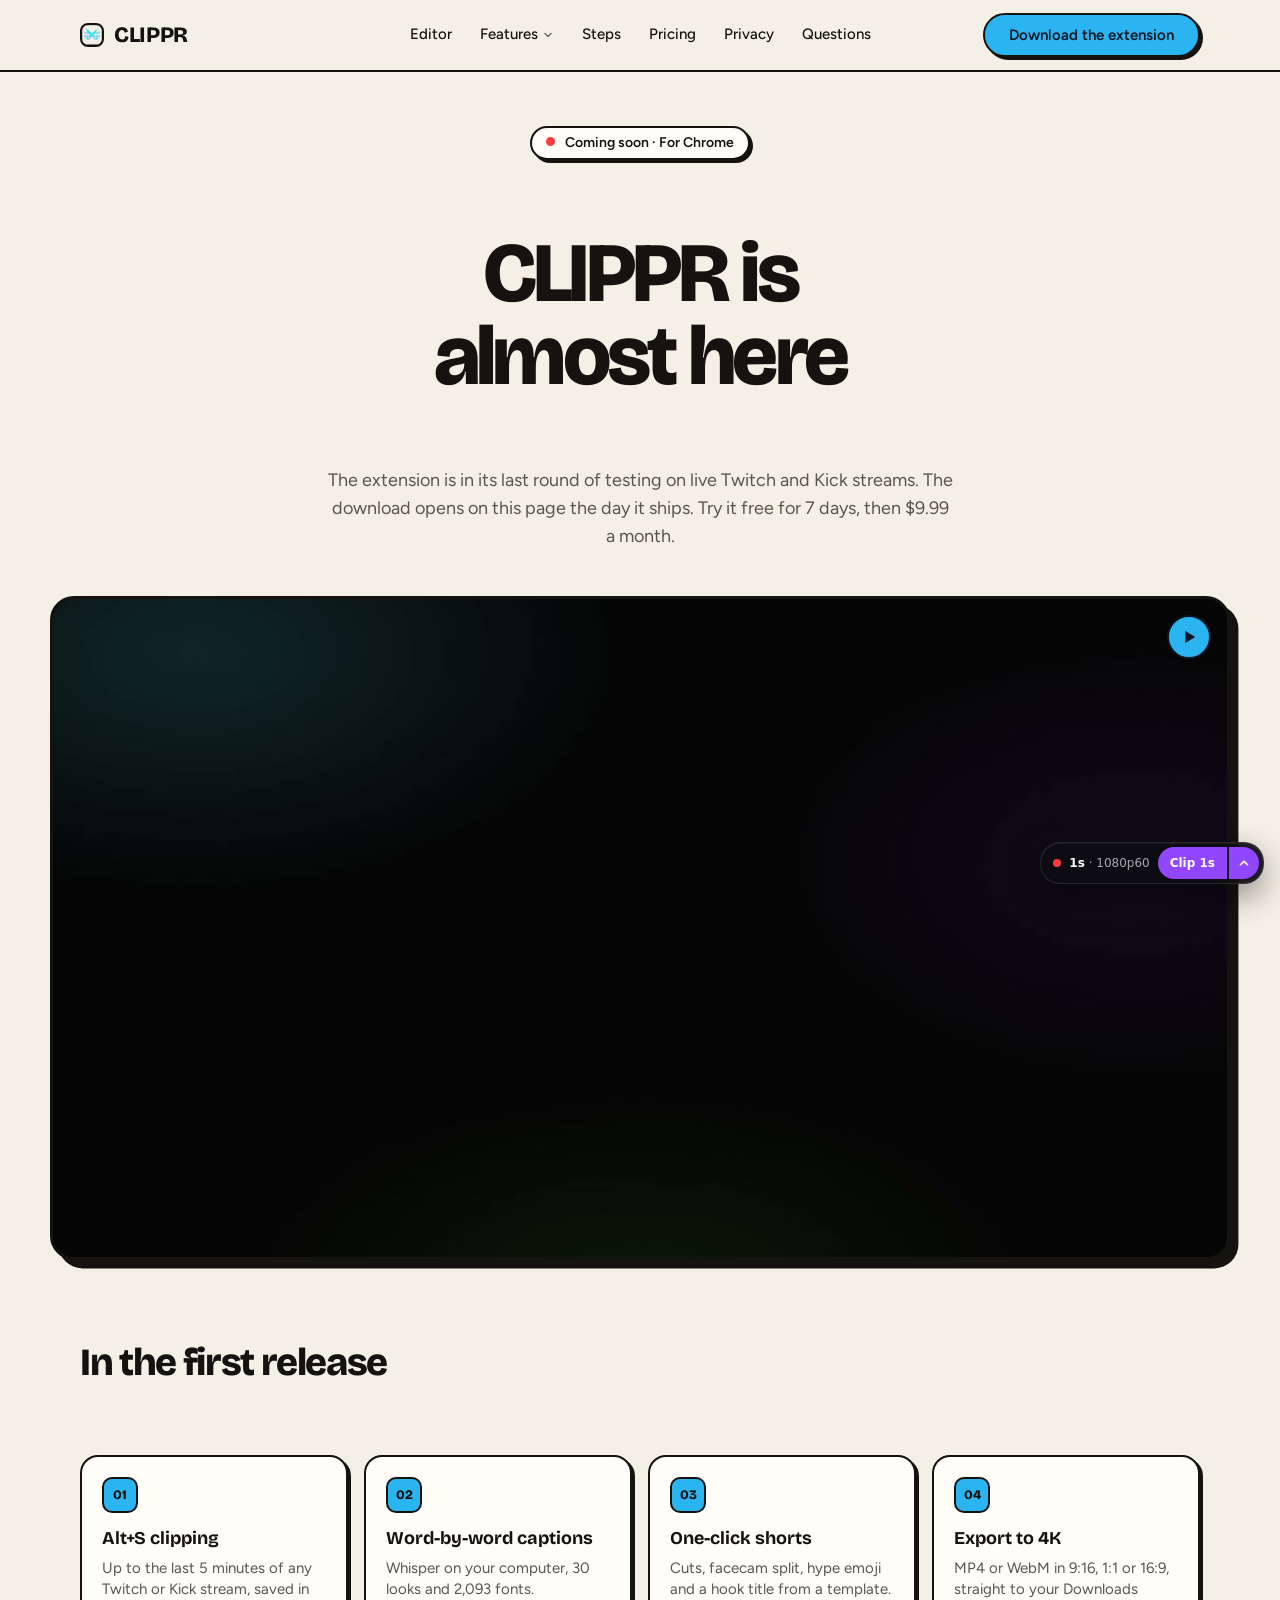
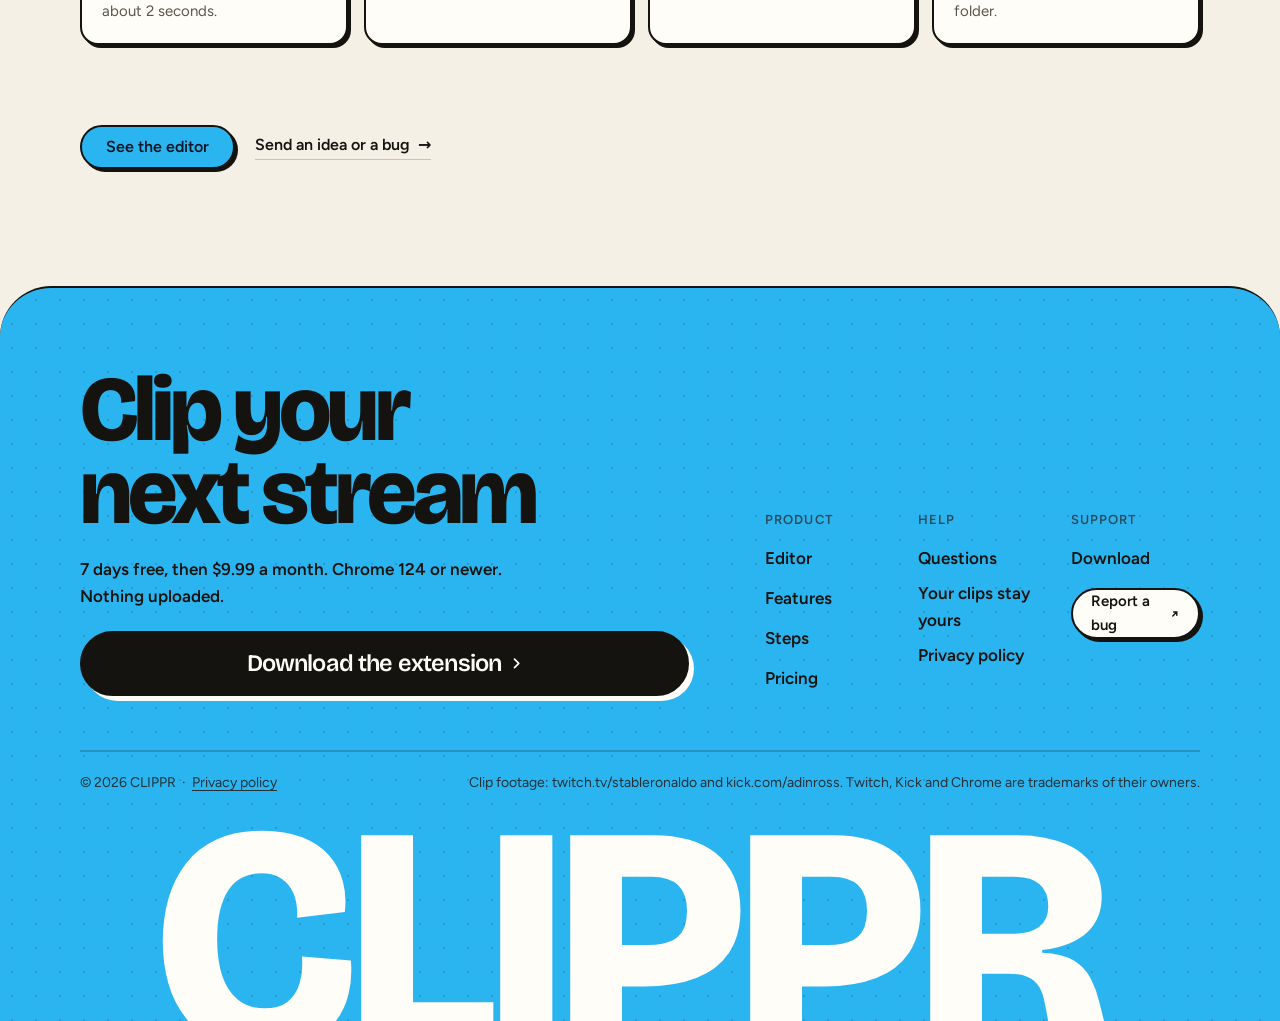
<file: soon.html>
<!doctype html>
<html lang="en" data-type="software" data-radius="round" data-buttons="solid" data-motion>
<head>
<meta charset="utf-8">
<meta name="viewport" content="width=device-width, initial-scale=1, viewport-fit=cover">
<title>CLIPPR is coming soon</title>
<meta name="description" content="The CLIPPR Chrome extension is almost ready. The download opens on this page the day it ships.">
<meta property="og:type" content="website">
<meta property="og:title" content="CLIPPR is coming soon">
<meta property="og:description" content="A Chrome extension that clips Twitch and Kick streams and edits them into shorts. The download opens here the day it ships.">
<meta property="og:image" content="https://clippr.tools/images/share.jpg">
<meta name="twitter:card" content="summary_large_image">
<link rel="icon" href="/images/logo.png" type="image/png">
<meta name="theme-color" content="#f5f0e6">
<link rel="canonical" href="https://clippr.tools/soon.html">
<link rel="preload" href="fonts/bricolagegrotesque-3y9K6as8bTXq_nANBjzKo3IeZx8z6up5BeSl9D4dj_x9PpZBMlGIInE.woff2" as="font" type="font/woff2" crossorigin>
<link rel="preload" href="fonts/figtree-_Xms-HUzqDCFdgfMm4S9DQ.woff2" as="font" type="font/woff2" crossorigin>
<link rel="stylesheet" href="fonts/fonts.css">
<link rel="stylesheet" href="assets/system.css">
<link rel="stylesheet" href="assets/motion/motion.css">
<style>
:root {
  --p-bg: #f5f0e6; --p-surface: #ebe3d3; --p-ink: #15130f; --p-muted: #5b554b;
  --p-accent: #1aa6e4; --p-accent-ink: #0b1626; --p-action: #2bb5f0; --p-action-ink: #0b1626;
  --p-inv-bg: #15130f; --p-inv-surface: #221f19; --p-inv-ink: #f5f0e6; --p-inv-muted: #b3ab9d;
  --p-inv-accent: #2bb5f0; --p-inv-accent-ink: #0b1626; --p-inv-action: #2bb5f0; --p-inv-action-ink: #0b1626;
  --font-display: "Bricolage Grotesque", system-ui, sans-serif;
  --font-text: "Figtree", system-ui, sans-serif;
  --font-mono: "DM Mono", ui-monospace, "SFMono-Regular", Menlo, Consolas, monospace;
  --display-weight: 800;
  --display-tracking: -0.035em;
  --display-tracking-xl: -0.045em;
  --ly-scale: 0.98;
}
</style>
<link rel="stylesheet" href="css/site.css?v=a3f7bf65">
<script>document.documentElement.classList.add('m-enter');setTimeout(()=>document.documentElement.classList.add('m-enter-done'),700)</script>
</head>
<body class="soon-page">

<header class="nav nav--centre">
  <div class="wrap nav__bar">
    <a class="skip-link" href="#top">Skip to content</a>
    <a class="nav__logo" href="/"><img class="brand-logo" src="/images/logo.png" alt="" width="30" height="30">CLIPPR</a>
    <nav class="nav__links" aria-label="Main">
      <div class="nav__item"><a class="nav__link" href="/#editor">Editor</a></div>
      <div class="nav__item">
        <a class="nav__link" href="/#features">Features <svg class="chev" viewBox="0 0 12 12" aria-hidden="true"><path d="M3 4.5l3 3 3-3" fill="none" stroke="currentColor" stroke-width="1.5" stroke-linecap="round" stroke-linejoin="round"/></svg></a>
        <div class="nav__menu">
          <div class="wrap grid">
            <div class="menu-col span-3">
              <p class="t-label">Editing</p>
              <a href="/#editor">Captions<span>Timed to every spoken word</span></a>
              <a href="/#features">Cuts<span>Pauses and filler words removed</span></a>
              <a href="/#features">Layout<span>Facecam over gameplay, found for you</span></a>
            </div>
            <div class="menu-col span-3">
              <p class="t-label">Recording</p>
              <a href="/#how">Clip shortcut<span>Alt+S saves up to the last 5 minutes</span></a>
              <a href="/#private">Storage<span>Clips stay on your computer</span></a>
            </div>
            <div class="menu-col span-3">
              <p class="t-label">Help</p>
              <a href="/#faq">Install<span>Add it from the Chrome Web Store</span></a>
              <a href="/privacy.html">Privacy policy<span>What's stored and what's sent</span></a>
            </div>
          </div>
        </div>
      </div>
      <div class="nav__item"><a class="nav__link" href="/#how">Steps</a></div>
      <div class="nav__item"><a class="nav__link" href="/#pricing">Pricing</a></div>
      <div class="nav__item"><a class="nav__link" href="/privacy.html">Privacy</a></div>
      <div class="nav__item"><a class="nav__link" href="/#faq">Questions</a></div>
    </nav>
    <div class="nav__actions">
      <a class="btn btn--primary" href="soon.html" data-download>Download the extension</a>
    </div>
    <button class="nav__toggle" type="button" aria-expanded="false" aria-label="Menu">
      <svg width="18" height="18" viewBox="0 0 18 18" aria-hidden="true"><path d="M2 5h14M2 13h14" stroke="currentColor" stroke-width="1.6" stroke-linecap="round"/></svg>
    </button>
  </div>
</header>

<main id="top">
  <section class="hero soon" data-enter aria-labelledby="soon-h">
    <div class="wrap soon__head">
      <p class="stage-pill"><span class="soon__live" aria-hidden="true"></span>Coming soon · For Chrome</p>
      <h1 id="soon-h">CLIPPR is almost here</h1>
      <p class="soon__lead">The extension is in its last round of testing on live Twitch and Kick streams. The download opens on this page the day it ships. Try it free for 7 days, then $9.99 a month.</p>
    </div>

    <!-- The launch film. The recorder bar in the page's corner (bar.js) is the extension's own. -->
    <div class="soon__stage" data-enter-film>
      <div class="reel__frame frame soon__frame" data-soon-frame>
        <video class="reel__video" src="media/launch.mp4" poster="media/launch-poster.jpg" muted loop playsinline preload="metadata" aria-label="The CLIPPR launch film" data-soon-video></video>
        <button class="soon__play" type="button" data-soon-play aria-label="Pause the film">
          <svg class="i-pause" viewBox="0 0 16 16" aria-hidden="true"><path d="M5 3.5v9M11 3.5v9"/></svg>
          <svg class="i-play" viewBox="0 0 16 16" aria-hidden="true"><path d="M5 3.2v9.6l8-4.8z"/></svg>
        </button>
      </div>
    </div>

    <div class="wrap soon__ships">
      <h2 class="soon__ships-h">In the first release</h2>
      <ol class="soon__list">
        <li><b>Alt+S clipping</b><span>Up to the last 5 minutes of any Twitch or Kick stream, saved in about 2 seconds.</span></li>
        <li><b>Word-by-word captions</b><span>Whisper on your computer, 30 looks and 2,093 fonts.</span></li>
        <li><b>One-click shorts</b><span>Cuts, facecam split, hype emoji and a hook title from a template.</span></li>
        <li><b>Export to 4K</b><span>MP4 or WebM in 9:16, 1:1 or 16:9, straight to your Downloads folder.</span></li>
      </ol>
      <div class="soon__actions">
        <a class="btn btn--primary" href="./">See the editor</a>
        <a class="link" href="https://github.com/BankkRoll/clippr/issues">Send an idea or a bug</a>
      </div>
    </div>
  </section>
</main>

<footer class="cf" id="contact" aria-labelledby="close-h" data-cf>
  <div class="cf__sheet">
    <div class="wrap cf__main">
      <div class="cf__cta">
        <h2 id="close-h" class="cf-in" style="--i:3">Clip your next stream</h2>
        <p class="cf__sub cf-in" style="--i:4">7 days free, then $9.99 a month. Chrome 124 or newer. Nothing uploaded.</p>
        <a class="btn btn--primary btn--xl cf__btn cf-in" style="--i:5" href="soon.html" data-download>Download the extension<svg class="m-arrow" viewBox="0 0 12 12" aria-hidden="true"><path class="m-arrow__stem" d="M1 6h8"/><path class="m-arrow__head" d="M4.5 2.5 8 6l-3.5 3.5"/></svg></a>
      </div>
      <div class="cf__side">
        <nav class="cf__cols" aria-label="Footer">
        <div class="cf__col cf-in" style="--i:5"><h3>Product</h3><ul><li><a href="/#editor">Editor</a></li><li><a href="/#features">Features</a></li><li><a href="/#how">Steps</a></li><li><a href="/#pricing">Pricing</a></li></ul></div>
        <div class="cf__col cf-in" style="--i:6"><h3>Help</h3><ul><li><a href="/#faq">Questions</a></li><li><a href="/#private">Your clips stay yours</a></li><li><a href="/privacy.html">Privacy policy</a></li></ul></div>
        <div class="cf__col cf-in" style="--i:7"><h3>Support</h3><ul><li><a href="soon.html" data-download>Download</a></li><li class="cf__bug"><a class="cf__gh" href="https://github.com/BankkRoll/clippr/issues">Report a bug<svg viewBox="0 0 12 12" aria-hidden="true"><path d="M3.5 8.5 8.5 3.5M4.5 3.5h4v4"/></svg></a></li></ul></div>
      </nav>
      </div>
    </div>

    <div class="wrap cf__legal cf-in" style="--i:8">
      <span>&copy; 2026 CLIPPR &nbsp;·&nbsp; <a href="/privacy.html">Privacy policy</a></span>
      <span>Clip footage: twitch.tv/stableronaldo and kick.com/adinross. Twitch, Kick and Chrome are trademarks of their owners.</span>
    </div>

    <a class="cf__word" href="/" aria-label="CLIPPR, home"><span aria-hidden="true"><span style="--i:0">C</span><span style="--i:1">L</span><span style="--i:2">I</span><span style="--i:3">P</span><span style="--i:4">P</span><span style="--i:5">R</span></span></a>
  </div>
</footer>

<nav class="actionbar" aria-label="Quick actions">
  <a class="btn btn--primary" href="soon.html" data-download>Download the extension</a>
</nav>

<script type="module" src="assets/motion/motion.js"></script>
<script type="module" src="js/footer.js?v=a3f7bf65"></script>
<script type="module" src="js/enter-film.js?v=a3f7bf65"></script>
<script type="module" src="assets/system.js"></script>
<script type="module" src="js/soon.js?v=a3f7bf65"></script>
<script type="module" src="js/bar.js?v=a3f7bf65"></script>
</body>
</html>
</file>
<file: fonts/fonts.css>
/* Bricolage Grotesque, Figtree and DM Mono (SIL OFL), served from the site so the hero's
   entrance never waits on a second origin. Source: fonts.googleapis.com, same subsets. */
/* vietnamese */
@font-face {
  font-family: 'Bricolage Grotesque';
  font-style: normal;
  font-weight: 500 800;
  font-stretch: 100%;
  font-display: swap;
  src: url(./bricolagegrotesque-3y9K6as8bTXq_nANBjzKo3IeZx8z6up5BeSl9D4dj_x9PpZBMlGHInHEVA.woff2) format('woff2');
  unicode-range: U+0102-0103, U+0110-0111, U+0128-0129, U+0168-0169, U+01A0-01A1, U+01AF-01B0, U+0300-0301, U+0303-0304, U+0308-0309, U+0323, U+0329, U+1EA0-1EF9, U+20AB;
}
/* latin-ext */
@font-face {
  font-family: 'Bricolage Grotesque';
  font-style: normal;
  font-weight: 500 800;
  font-stretch: 100%;
  font-display: swap;
  src: url(./bricolagegrotesque-3y9K6as8bTXq_nANBjzKo3IeZx8z6up5BeSl9D4dj_x9PpZBMlGGInHEVA.woff2) format('woff2');
  unicode-range: U+0100-02BA, U+02BD-02C5, U+02C7-02CC, U+02CE-02D7, U+02DD-02FF, U+0304, U+0308, U+0329, U+1D00-1DBF, U+1E00-1E9F, U+1EF2-1EFF, U+2020, U+20A0-20AB, U+20AD-20C4, U+2113, U+2C60-2C7F, U+A720-A7FF;
}
/* latin */
@font-face {
  font-family: 'Bricolage Grotesque';
  font-style: normal;
  font-weight: 500 800;
  font-stretch: 100%;
  font-display: swap;
  src: url(./bricolagegrotesque-3y9K6as8bTXq_nANBjzKo3IeZx8z6up5BeSl9D4dj_x9PpZBMlGIInE.woff2) format('woff2');
  unicode-range: U+0000-00FF, U+0131, U+0152-0153, U+02BB-02BC, U+02C6, U+02DA, U+02DC, U+0304, U+0308, U+0329, U+2000-206F, U+20AC, U+2122, U+2191, U+2193, U+2212, U+2215, U+FEFF, U+FFFD;
}
/* latin-ext */
@font-face {
  font-family: 'DM Mono';
  font-style: normal;
  font-weight: 400;
  font-display: swap;
  src: url(./dmmono-aFTU7PB1QTsUX8KYthSQBLyM.woff2) format('woff2');
  unicode-range: U+0100-02BA, U+02BD-02C5, U+02C7-02CC, U+02CE-02D7, U+02DD-02FF, U+0304, U+0308, U+0329, U+1D00-1DBF, U+1E00-1E9F, U+1EF2-1EFF, U+2020, U+20A0-20AB, U+20AD-20C4, U+2113, U+2C60-2C7F, U+A720-A7FF;
}
/* latin */
@font-face {
  font-family: 'DM Mono';
  font-style: normal;
  font-weight: 400;
  font-display: swap;
  src: url(./dmmono-aFTU7PB1QTsUX8KYthqQBA.woff2) format('woff2');
  unicode-range: U+0000-00FF, U+0131, U+0152-0153, U+02BB-02BC, U+02C6, U+02DA, U+02DC, U+0304, U+0308, U+0329, U+2000-206F, U+20AC, U+2122, U+2191, U+2193, U+2212, U+2215, U+FEFF, U+FFFD;
}
/* latin-ext */
@font-face {
  font-family: 'DM Mono';
  font-style: normal;
  font-weight: 500;
  font-display: swap;
  src: url(./dmmono-aFTR7PB1QTsUX8KYvumzEY2tbZX9.woff2) format('woff2');
  unicode-range: U+0100-02BA, U+02BD-02C5, U+02C7-02CC, U+02CE-02D7, U+02DD-02FF, U+0304, U+0308, U+0329, U+1D00-1DBF, U+1E00-1E9F, U+1EF2-1EFF, U+2020, U+20A0-20AB, U+20AD-20C4, U+2113, U+2C60-2C7F, U+A720-A7FF;
}
/* latin */
@font-face {
  font-family: 'DM Mono';
  font-style: normal;
  font-weight: 500;
  font-display: swap;
  src: url(./dmmono-aFTR7PB1QTsUX8KYvumzEYOtbQ.woff2) format('woff2');
  unicode-range: U+0000-00FF, U+0131, U+0152-0153, U+02BB-02BC, U+02C6, U+02DA, U+02DC, U+0304, U+0308, U+0329, U+2000-206F, U+20AC, U+2122, U+2191, U+2193, U+2212, U+2215, U+FEFF, U+FFFD;
}
/* latin-ext */
@font-face {
  font-family: 'Figtree';
  font-style: normal;
  font-weight: 400 600;
  font-display: swap;
  src: url(./figtree-_Xms-HUzqDCFdgfMm4q9DbZs.woff2) format('woff2');
  unicode-range: U+0100-02BA, U+02BD-02C5, U+02C7-02CC, U+02CE-02D7, U+02DD-02FF, U+0304, U+0308, U+0329, U+1D00-1DBF, U+1E00-1E9F, U+1EF2-1EFF, U+2020, U+20A0-20AB, U+20AD-20C4, U+2113, U+2C60-2C7F, U+A720-A7FF;
}
/* latin */
@font-face {
  font-family: 'Figtree';
  font-style: normal;
  font-weight: 400 600;
  font-display: swap;
  src: url(./figtree-_Xms-HUzqDCFdgfMm4S9DQ.woff2) format('woff2');
  unicode-range: U+0000-00FF, U+0131, U+0152-0153, U+02BB-02BC, U+02C6, U+02DA, U+02DC, U+0304, U+0308, U+0329, U+2000-206F, U+20AC, U+2122, U+2191, U+2193, U+2212, U+2215, U+FEFF, U+FFFD;
}
</file>
<file: assets/system.css>
/*
  taste-skill system.css - the one system for the page. Link it first, then assets/ui/cards.css (the
  feature card, its panel and the fragment placements), then set the palette (--p-*), the fonts and
  the radius set on :root in the page (node scripts/start.mjs prints that block).
  Do not add a second grid, spacing scale, type scale, radius scale, button or card style.
*/

/* ---------------------------------------------------------------- tokens */
:root {
  /* palette (hex only; fx.js reads --bg --surface --ink --muted --accent --accent-ink) */
  --p-bg: #ffffff;
  --p-surface: #f4f4f4;
  --p-ink: #111111;
  --p-muted: #6b6b6b;
  --p-accent: #1a4be0;
  --p-accent-ink: #ffffff;
  --p-action: #1a4be0;      /* buttons, links, focus: the accent, or the ink when the accent is too pale */
  --p-action-ink: #ffffff;
  --p-inv-bg: #111111;
  --p-inv-surface: #1c1c1c;
  --p-inv-ink: #f4f4f4;
  --p-inv-muted: #a3a3a3;
  --p-inv-accent: #ffffff;
  --p-inv-accent-ink: #111111;
  --p-inv-action: #ffffff;
  --p-inv-action-ink: #111111;
  /* the lit ground behind UI and in the closing band (references/cards.md), one per page, tech pages only
     (none on kind other, which is flat): <html data-ground="sand|sky|sage|painting">. system.js gives it to every ground
     that holds UI, on light and dark pages alike; --hue on one panel changes only its accent */
  --ground-bg: #d9ccb7; --ground-surface: #e9e0d2; --ground-ink: #2a2622; --ground-muted: #5a534a; --ground-accent: #a8794a;

  /* fonts */
  --font-display: system-ui, -apple-system, "Segoe UI", sans-serif;
  --font-text: system-ui, -apple-system, "Segoe UI", sans-serif;
  --font-mono: ui-monospace, "SFMono-Regular", Menlo, Consolas, monospace;
  --display-weight: 400;    /* headlines 400; 500 on a tech page (software, gaming, hardware) */
  --display-tracking: -0.025em;

  /* the page rhythm (references/layout-v4.md): one section per screen. The header is fixed and
     --nav tall; every section is padded --padt above and --padb (plus the phone action bar, --bar)
     below, and is exactly one or two screens tall (--h: 1 or 2; --hm on a phone). The hero's words
     start --hgap under the header and its content ends --hpadb above the fold. */
  --nav: 72px;
  --padt: 120px;
  --padb: 72px;
  --hgap: 48px;
  --hpadb: 64px;
  --bar: 0px;
  /* grid: one .wrap (alias .container) for the header, every section and the footer, the same
     --gut on both sides: 1280 wide at x 80-1360 at 1440, 342 at x 24-366 at 390 */
  --container: 1280px;
  --gut: 80px;
  --pad: var(--gut);
  --gutter: 24px;

  /* spacing: 4/8 scale */
  --s-1: 4px;  --s-2: 8px;  --s-3: 12px; --s-4: 16px; --s-5: 24px;
  --s-6: 32px; --s-7: 48px; --s-8: 64px; --s-9: 96px; --s-10: 128px;
  --section: 40px;      /* only a .section outside main (the kit's demo pages); every main > section and
                           footer.closing take --padt and --padb */
  --section-band: 56px; /* the same for an older footer outside footer.closing */
  --head-gap: 48px;     /* the one heading-to-content gap, 32 on a phone (layout.css reads it as --ly-head-gap) */
  --card-pad: 16px;     /* card padding (cards.css sets its own for cards with a panel) */
  --card-gap: 16px;     /* gap between cards */

  /* type scale (the only sizes on the page) */
  --t-label: 13px;
  --t-small: 14px;
  --t-body: 16px;
  --t-lead: 18px;
  --t-card: 18px;
  --t-h3: 24px;
  /* straight lines from the phone size at 390 to the desktop size at 1440 (system.md's table) */
  --t-h2: clamp(30px, 1.72vw + 23.3px, 48px);
  --t-h1: clamp(38px, 3.24vw + 25.4px, 72px);
  /* a big number stays a step under the h2 (VI-11): 38 at 1440, 28 at 390, so it never reads as a
     section heading; a stats row and a price set their own, smaller still */
  --t-stat: clamp(28px, .952vw + 24.29px, 38px);

  /* radius: one scale (soft by default; data-radius on <html> switches it) */
  --r-sm: 8px;  --r-md: 12px; --r-lg: 20px; --r-btn: 8px;

  /* controls (fixed here; a page never adds its own) */
  --btn-h: 44px;
  --btn-h-sm: 36px;
  --nav-h: var(--nav);  /* the older name, kept for the kit's files */
  --icon: 16px;         /* small icons: socials, menu chevrons, mono brand marks */

  /* motion: the one UI ease-out (motion.css --m-ease and ui/base.css --u-ease read it; references/motion.md) */
  --ease: cubic-bezier(.2, .8, .2, 1);
  --dur: 180ms;
}
html[data-radius="sharp"] { --r-sm: 4px; --r-md: 6px;  --r-lg: 8px;  --r-btn: 4px; }
html[data-radius="soft"]  { --r-sm: 8px; --r-md: 12px; --r-lg: 20px; --r-btn: 8px; }
html[data-radius="round"] { --r-sm: 10px; --r-md: 16px; --r-lg: 24px; --r-btn: 999px; }
/* the four lit grounds (references/cards.md); sand is the default above. painting goes with
   painterly-landscape (x.ai's daylight sky over olive hills) */
html[data-ground="sky"]      { --ground-bg: #c6d3df; --ground-surface: #d6e0e9; --ground-ink: #25303a; --ground-muted: #4d5964; --ground-accent: #3f6a92; }
html[data-ground="sage"]     { --ground-bg: #cdd6c6; --ground-surface: #dce3d6; --ground-ink: #262d24; --ground-muted: #535b51; --ground-accent: #6c8e63; }
html[data-ground="painting"] { --ground-bg: #79a8d6; --ground-surface: #a6c4e2; --ground-ink: #16212c; --ground-muted: #273949; --ground-accent: #9c9b3c; }
/* cards.css takes its card and panel radii from this scale */
html[data-radius] .card { --c-r: var(--r-lg); }
html[data-radius] .panel { --p-r: var(--r-md); }

/* a phone: the header 56, the sections padded 96 / 48, the hero's words 40 under the header and its
   content ending 24 above the fold, 24 at both sides, 12 between columns */
@media (max-width: 639px) {
  :root { --nav: 56px; --padt: 96px; --padb: 48px; --hgap: 40px; --hpadb: 24px; --gut: 24px; --gutter: 12px; --card-gap: 12px; --head-gap: 32px; }
}
@media (min-width: 640px) {
  :root { --gut: 48px; --section: 48px; --section-band: 72px; --card-pad: 24px; }
}
@media (min-width: 1024px) {
  :root { --gut: 80px; --section: 56px; --section-band: 96px; --card-gap: 24px;
          --t-lead: 20px; --t-card: 20px; --t-h3: 28px; }
  /* a place (and a local service): the 1200 column at x 120-1320 */
  html[data-type="place"] { --gut: 120px; --container: 1200px; }
}
/* a place (VI-06, ST-96, PH-23): its own smaller type (h1 48/53 and 32/37, h2 32/40 and 24/30, titles
   and the sub-line 20 and 18), the Recipe 3 hero's gap under its photograph (40, 24 on a phone),
   square photographs and cards and 2px buttons, whatever data-radius and data-buttons say */
:root[data-type="place"] {
  --hgap: 40px;
  --t-h1: clamp(32px, 1.524vw + 26.06px, 48px);
  --t-h2: clamp(24px, .762vw + 21px, 32px);
  --t-h3: clamp(20px, .381vw + 18.51px, 24px);
  --r-sm: 2px; --r-md: 0px; --r-lg: 0px; --r-btn: 2px;
}
:root[data-type="place"] :is(h1, .t-h1) { line-height: 1.104; }
:root[data-type="place"] :is(h2, .t-h2) { line-height: 1.25; }
@media (max-width: 639px) {
  :root[data-type="place"] { --hgap: 24px; }
  :root[data-type="place"] :is(h1, .t-h1) { line-height: 1.156; }
}

/* ---------------------------------------------------------------- grounds (at most three) */
:root, .ground-base {
  --bg: var(--p-bg); --surface: var(--p-surface); --ink: var(--p-ink); --muted: var(--p-muted);
  --accent: var(--p-accent); --accent-ink: var(--p-accent-ink); --card: var(--p-surface);
  --action: var(--p-action); --action-ink: var(--p-action-ink);
}
.ground-surface {
  --bg: var(--p-surface); --surface: var(--p-bg); --ink: var(--p-ink); --muted: var(--p-muted);
  --accent: var(--p-accent); --accent-ink: var(--p-accent-ink); --card: var(--p-bg);
  --action: var(--p-action); --action-ink: var(--p-action-ink);
}
.ground-inverse {
  --bg: var(--p-inv-bg); --surface: var(--p-inv-surface); --ink: var(--p-inv-ink); --muted: var(--p-inv-muted);
  --accent: var(--p-inv-accent); --accent-ink: var(--p-inv-accent-ink); --card: var(--p-inv-surface);
  --action: var(--p-inv-action); --action-ink: var(--p-inv-action-ink);
}
:root, .ground-base, .ground-surface, .ground-inverse {
  --line: color-mix(in oklab, var(--ink) 11%, transparent);
  --line-strong: color-mix(in oklab, var(--ink) 20%, transparent);
  /* effects (fx.js) and UI fragments (assets/ui) take the colours of the ground they sit on */
  --fx-bg: var(--bg); --fx-surface: var(--surface); --fx-ink: var(--ink); --fx-muted: var(--muted);
  --fx-accent: var(--accent); --fx-accent-ink: var(--accent-ink);
  --ui-font: var(--font-text); --ui-mono: var(--font-mono); --ui-radius: var(--r-md);
}
.ground-base, .ground-surface, .ground-inverse { background: var(--bg); color: var(--ink); }

/* ---------------------------------------------------------------- base */
*, *::before, *::after { box-sizing: border-box; }
/* an anchor lands on the section's top (the judge's frame): the fixed header covers --nav of its --padt */
html { -webkit-text-size-adjust: 100%; scroll-padding-top: 0; scroll-behavior: auto; margin: 0; }
body {
  margin: 0; background: var(--bg); color: var(--ink);
  font: 400 var(--t-body)/1.55 var(--font-text);
  -webkit-font-smoothing: antialiased; text-rendering: optimizeLegibility; overflow-x: clip;
}
img, svg, video, canvas { display: block; max-width: 100%; }
/* hidden means hidden, also on an img the line above makes a block (a menu tab's photograph, a peek photograph) */
[hidden] { display: none !important; }
img, video { height: auto; }
a { color: inherit; text-decoration: none; }
button { font: inherit; color: inherit; }
h1, h2, h3, h4, p, ul, ol, figure, blockquote { margin: 0; }
ul, ol { padding: 0; list-style: none; }
h1, h2, h3, h4 {
  font-family: var(--font-display); font-weight: var(--display-weight);
  letter-spacing: var(--display-tracking); text-wrap: balance; overflow-wrap: break-word;
  /* a long word (a German compound at 390) breaks at a syllable with a hyphen, in the language of <html lang>;
     only words of 10 letters or more, 4 at least on each side, so a short English heading never breaks */
  hyphens: auto; -webkit-hyphens: auto; hyphenate-limit-chars: 10 4 4;
}
h1, .t-h1 { font-size: var(--t-h1); line-height: 1.04; }
h2, .t-h2 { font-size: var(--t-h2); line-height: 1.1; }
h3, .t-h3 { font-size: var(--t-h3); line-height: 1.2; }
h4, .t-card { font-family: var(--font-text); font-weight: 500; font-size: var(--t-card); line-height: 1.3; letter-spacing: -0.01em; }
p { text-wrap: pretty; }
.t-lead  { font-size: var(--t-lead); line-height: 1.5; }
.t-body  { font-size: var(--t-body); line-height: 1.55; }
.t-small { font-size: var(--t-small); line-height: 1.5; }
.t-label { font-size: var(--t-label); font-weight: 500; line-height: 1.4; letter-spacing: 0.01em; }
.t-stat  { font-family: var(--font-display); font-weight: var(--display-weight); font-size: var(--t-stat);
           line-height: 1; letter-spacing: var(--display-tracking); font-variant-numeric: tabular-nums; }
.muted { color: var(--muted); }
.mono  { font-family: var(--font-mono); }
.measure { max-width: 62ch; }
:focus-visible { outline: 2px solid var(--action); outline-offset: 2px; border-radius: 2px; }
::selection { background: color-mix(in oklab, var(--accent) 30%, transparent); }

/* ---------------------------------------------------------------- grid */
.wrap, .container { width: min(100% - 2 * var(--gut), var(--container)); margin-inline: auto; padding-inline: 0; }
.grid { display: grid; grid-template-columns: repeat(12, minmax(0, 1fr)); column-gap: var(--gutter); row-gap: var(--card-gap); }
.grid > * { min-width: 0; grid-column: 1 / -1; }
.section { padding-block: var(--section); }

/* ---------------------------------------------------------------- one section per screen
   The page is a stack of screens. Framed at scrollY = k x the screen height, a shot shows exactly one
   section: the hero alone on the first screen, every other section (and footer.closing, the close and
   the footer in one) exactly one or two screens tall, its h2 first, --padt under its top. Heights
   and padding do it: no pinning, snapping or script.
     <section class="section" id=".." style="--h: 2">     (2 screens; --hm sets a phone's count alone)
       <div class="wrap"> the h2 first, then the content </div>     (the one in-flow child)
     </section>
   A layer (a full-bleed photograph or ground behind the words) is an <img class="layer" aria-hidden="true">
   beside the .wrap. Content must fit: one screen holds 708px of content at 1440x900 (900 - 120 - 72),
   two hold 1,608 (the second screen's part starts --padt under its top with .g2). From 640 to 1279 a
   section keeps at least its screens and grows past them rather than overlap the next. */
main > :is(section, .section), footer.closing {
  position: relative; box-sizing: border-box;
  height: calc(var(--h, 1) * 100vh); height: calc(var(--h, 1) * 100svh);
  padding: var(--padt) 0 calc(var(--padb) + var(--bar));
}
main > :is(section, .section) > :is(.wrap, .container), footer.closing > .wrap { position: relative; z-index: 1; height: 100%; }
main > :is(section, .section) > :is(.wrap, .container):not(.grid) { display: flex; flex-direction: column; }
/* a .wrap that is the section's grid too (class="wrap grid"): its rows start at the top */
main > :is(section, .section) > :is(.wrap, .container).grid { align-content: start; }
/* .fill: the block that takes what the screen leaves under the heading (a photograph, a frame) */
main > :is(section, .section) > .wrap > .fill { flex: 1 1 0; min-height: 0; }
/* two screens as two groups: row 1 the h2 and the first group, row 2 the rest (no second h2), starting
   --padt under the second screen's top, so the second shot looks like any other section */
main > :is(section, .section).g2, footer.closing.g2 { --h: 2; }
main > :is(section, .section).g2 > :is(.wrap, .container), footer.closing.g2 > .wrap { display: grid; grid-template-rows: minmax(0, 1fr) minmax(0, 1fr); row-gap: calc(var(--padt) + var(--padb) + var(--bar)); }
main > :is(section, .section).g2 > :is(.wrap, .container) > *, footer.closing.g2 > .wrap > * { min-height: 0; align-self: start; }
main > :is(section, .section).g2 > :is(.wrap, .container) > :is(.group, .fill) { align-self: stretch; }
/* a group: one screen's part of a .g2 section (its h2 and first rows, or the rest) */
.group { display: flex; flex-direction: column; min-height: 0; }
/* each screen's card row runs down to that screen's foot (the cards stretch, their panels grow), so
   the second screen of a .g2 is never a short row over an empty ground; both rows end on the same line */
@media (min-width: 1024px) {
  main > :is(section, .section).g2 > .wrap > .grid:last-child,
  main > :is(section, .section).g2 > .wrap > .group > .grid:last-child { align-self: stretch; flex: 1 1 auto; min-height: 0; }
}
.group > .fill { flex: 1 1 0; min-height: 0; }
@media (min-width: 640px) and (max-width: 1279px) {
  main > :is(section, .section):not(.hero, .section--hero), footer.closing {
    height: auto; min-height: calc(var(--h, 1) * 100vh); min-height: calc(var(--h, 1) * 100svh);
  }
  /* the section is a column and its .wrap takes all of it, so a .fill (a photograph, a frame) still
     grows to the section's foot (a min-height percentage would not resolve, leaving it at its least) */
  /* :where() keeps it at no weight, so a page's own phone- or tablet-only hiding (section.desk-only { display: none }) wins */
  :where(main > :is(section, .section):not(.hero, .section--hero), footer.closing) { display: flex; flex-direction: column; }
  main > :is(section, .section):not(.hero, .section--hero) > :is(.wrap, .container), footer.closing > .wrap { flex: 1 0 auto; height: auto; min-height: 0; }
}
/* a phone: lvh (the screen with its bars hidden) for every section but the hero; --hm when stacking
   makes the content taller than the desktop count */
@media (max-width: 639px) {
  /* at least its screens, never less: content a screen cannot hold makes the section taller (the rhythm
     check then asks for --hm: 2 or less content); a fixed height would lay its last rows over the next
     section, the fault the phone shots showed most (a list under the closing heading and its button) */
  main > :is(section, .section):not(.hero, .section--hero), footer.closing {
    height: auto; min-height: calc(var(--hm, var(--h, 1)) * 100vh); min-height: calc(var(--hm, var(--h, 1)) * 100lvh);
  }
  /* one grid row at least the screens tall that grows with the .wrap's content: the .wrap is stretched to
     it, so its .fill and its two groups still share a definite height */
  /* (at no weight, as on the tablet: a page's own section.desk-only { display: none } still hides it) */
  :where(main > :is(section, .section):not(.hero, .section--hero):has(> :is(.wrap, .container)), footer.closing) {
    display: grid; grid-template-columns: minmax(0, 1fr); grid-template-rows: 1fr; grid-auto-rows: auto;
  }
  main > :is(section, .section):not(.hero, .section--hero) > :is(.wrap, .container), footer.closing > .wrap { height: auto; }
  main > :is(section, .section).g2m, footer.closing.g2m { --hm: 2; }
  main > :is(section, .section).g2m > :is(.wrap, .container), footer.closing.g2m > .wrap { display: grid; grid-template-rows: minmax(0, 1fr) minmax(0, 1fr); row-gap: calc(var(--padt) + var(--padb) + var(--bar)); }
  /* stacked in one, the two groups keep the open cards' 32px, so the first group's last panel never meets
     the next card's title */
  main > :is(section, .section).g2:not(.g2m) > :is(.wrap, .container) { display: flex; row-gap: var(--s-6); }
  /* what the two screens leave goes around the second group, so it opens below the header, not on the fold */
  main > :is(section, .section).g2:not(.g2m) > :is(.wrap, .container) > :last-child { margin-block: auto; }
  main > :is(section, .section).g2:not(.g2m) > :is(.wrap, .container) > * { align-self: stretch; }
}
/* a layer: the photograph or ground of a whole section, under its words, edge to edge */
main > :is(section, .section) > :is(img, video, canvas, picture).layer,
footer.closing > :is(img, video, canvas, picture).layer {
  position: absolute; inset: 0; z-index: 0; width: 100%; height: 100%; max-width: none; object-fit: cover; object-position: var(--pos, 50% 50%);
}
main > :is(section, .section) > picture.layer > img { width: 100%; height: 100%; object-fit: cover; }

/* the hero: exactly the first screen, the fixed header over its top. Its words start --hgap under the
   header (--photo adds a full-bleed photograph's height above them on a place); its content ends
   --hpadb above the fold, and nothing of the next section shows, at 1440, 1024, 820 and 390.
     <section class="hero hero--<type>"><div class="wrap"><div class="hero-text"> .. </div>[one strip]</div></section>
   .hero-text holds the whole composition (the words, and the picture or window beside or under them);
   one docked strip (logos, three facts) may follow it, at most 96px, desktop only. */
main > :is(.hero, .section--hero) {
  height: 100vh; height: 100svh; min-height: 0;
  padding: calc(var(--nav) + var(--photo, 0px) + var(--hgap)) 0 calc(var(--hpadb) + var(--bar));
}
:is(.hero, .section--hero) > .wrap { height: 100%; display: grid; grid-template-rows: minmax(0, 1fr) auto; row-gap: var(--s-7); }
:is(.hero, .section--hero) > .wrap > .hero-text { min-height: 0; }
/* a phone: the hero is at least the first screen and grows when a short phone (320x640) cannot hold its
   words, buttons and picture, so nothing of it lies over the next section or under the header */
@media (max-width: 639px) {
  main > :is(.hero, .section--hero) { height: auto; min-height: 100vh; min-height: 100svh; }
  main > :is(.hero, .section--hero):has(> :is(.wrap, .container)) { display: grid; grid-template-columns: minmax(0, 1fr); grid-template-rows: 1fr; grid-auto-rows: auto; }
  main > :is(.hero, .section--hero) > :is(.wrap, .container) { height: auto; }
}
:is(.hero, .section--hero) > .wrap > .hero-strip { grid-row: 2; max-height: 96px; }
@media (max-width: 639px) { :is(.hero, .section--hero) > .wrap > .hero-strip { display: none; } }
.section--hero .section-head { max-width: 860px; }
/* the starter's own hero (hero-split): the words on span-5 top-aligned, the picture on span-6 start-7
   as tall as the hero's content box (at most 716 at 1440x900); a phone stacks words, then the picture
   in what is left */
.hero-text.hero-split { height: 100%; align-items: stretch; }
.hero-split > .hero-copy { align-self: start; }
.hero-split > .hero-visual { position: relative; min-height: 0; height: 100%; }
@media (max-width: 1023px) {
  .hero-text.hero-split { display: flex; flex-direction: column; gap: var(--s-6); }
  .hero-split > .hero-visual { flex: 1 1 0; min-height: 200px; height: auto; }
}
.hero-copy > * + * { margin-top: var(--s-5); }
/* the h1 first in the words' column: its capitals start on the picture's top line, not the line box's
   (the leading above the capitals would put the words about 12px under the photograph's top) */
.hero-copy > h1:first-child { text-box: trim-start cap alphabetic; }
.hero-copy > .btn-row { margin-top: var(--s-6); }
/* three short facts at the foot of the words' column, on the picture's bottom line (no dead space
   under the buttons): <dl class="hero-facts"><div><dt>..</dt><dd>..</dd></div> x3</dl> */
@media (min-width: 1024px) {
  .hero-split > .hero-copy { height: 100%; display: flex; flex-direction: column; }
  .hero-split > .hero-copy > .hero-facts { margin-top: auto; }
}
.hero-facts { display: grid; grid-template-columns: repeat(3, minmax(0, 1fr)); gap: var(--s-5) var(--gutter); margin: 0; }
.hero-facts > div { display: grid; gap: var(--s-1); align-content: start; }
.hero-facts dt { font-size: var(--t-small); color: var(--muted); }
.hero-facts dd { margin: 0; font-weight: 500; }
@media (max-width: 1023px) { .hero-facts { display: none; } }
/* a notice line above the h1 (changed hours, a delivery cut-off): one line with a number, static,
   starting on the left line like the h1 under it */
.hero-notice { font-size: var(--t-small); font-weight: 500; color: var(--ink); }
.hero-notice b, .hero-notice strong { font-weight: 500; color: var(--accent); }
.hero-copy > .hero-notice + h1 { margin-top: var(--s-5); }

/* a phone: open tiles from a row of three or four (rooms, goods, beans) go two-up, an odd last one
   across the row, so a row of three fits one 844px screen (stacked one under another they need two) */
@media (max-width: 639px) {
  .grid > .tile:is(.span-3, .span-4) { grid-column: auto / span 6; }
  .grid > .tile:is(.span-3, .span-4):nth-child(odd of .tile):nth-last-child(1 of .tile) { grid-column: 1 / -1; }
  .grid > .tile:is(.span-3, .span-4) .tile__head { flex-wrap: wrap; gap: 0 var(--s-2); }
}
/* a phone: open cards (words on the ground, the panel under them) stacked one under another keep 32px
   between a panel's foot and the next card's title, so a title never reads as the panel's caption */
@media (max-width: 639px) { .grid:has(> .card--open) { row-gap: var(--s-6); } }
/* a phone stacks a two-screen section's four open tiles into its two screens: their panels take 180px (a wide
   crop), so the h2 and the first two tiles of two lines each end on the first screen and the four inside both,
   not a third of a screen past. A page that sets its group's own --p-h (#features .panel) sets its phone value
   too, as the starter does */
@media (max-width: 639px) { main > :is(section, .section).g2 .card--open > .panel { --p-h: 180px; } }
/* spans: desktop >= 1024. Tablet 640-1023: text cards on span-3 and span-6 go two-up; cards with a
   panel (a visual needs the width; the one exception is a span-6 pair, below)
   and everything else (split text and visuals, span-4 cards, span-5/7/8 blocks) take the full row, so a split stacks and no row is left half empty. Phone < 640: one column. */
@media (min-width: 640px) and (max-width: 1023px) {
  .grid > .card.span-3:not(:has(> .panel)), .grid > .card.span-6:not(:has(> .panel)) { grid-column: auto / span 6; }
  /* the one exception with a panel: a 2x2 (or a pair) of span-6 cards stays two-up from 720px (a panel
     of about 310px and more, wide enough for a kit fragment), so four cards take one or two screens
     at 768-820 instead of a card per row (four stacked panels run past two screens). Split cards and
     every other span keep the full row. Under 720 a card per row. */
  @media (min-width: 720px) {
    .grid > .card.span-6:has(> .panel):not(.card--split) { grid-column: auto / span 6; }
    .grid > .card.span-6:has(> .panel):not(.card--split):nth-child(odd of .card.span-6):nth-last-child(1 of .card.span-6) { grid-column: 1 / -1; }
  }
  /* open tiles (rooms, models, people, a photo pair) go two-up; an odd last one takes the row */
  .grid > .tile:is(.span-3, .span-4, .span-6) { grid-column: auto / span 6; }
  .grid > .tile:is(.span-3, .span-4, .span-6):nth-child(odd of .tile):nth-last-child(1 of .tile) { grid-column: 1 / -1; }
}
@media (min-width: 1024px) {
  .span-2  { grid-column: auto / span 2; }
  .span-3  { grid-column: auto / span 3; }
  .span-4  { grid-column: auto / span 4; }
  .span-5  { grid-column: auto / span 5; }
  .span-6  { grid-column: auto / span 6; }
  .span-7  { grid-column: auto / span 7; }
  .span-8  { grid-column: auto / span 8; }
  .span-9  { grid-column: auto / span 9; }
  .span-10 { grid-column: auto / span 10; }
  .span-12 { grid-column: auto / span 12; }
  .start-1 { grid-column-start: 1; } .start-2 { grid-column-start: 2; } .start-3 { grid-column-start: 3; }
  .start-5 { grid-column-start: 5; } .start-6 { grid-column-start: 6; } .start-7 { grid-column-start: 7; }
  .start-4 { grid-column-start: 4; } .start-8 { grid-column-start: 8; } .start-9 { grid-column-start: 9; }
  .start-10 { grid-column-start: 10; }
  /* a split is top-aligned: the words' first line and the picture's top on one line (never centred
     against each other, never mirrored: text left, the visual right, on every split of the page) */
  .grid--middle, .grid--top { align-items: start; }
}
/* card rows: every card in a row the same height (a plain .grid stretches them) */
.grid:is(.grid--middle, .grid--top) > .card { align-self: stretch; }
/* 1024-1279: a span-4 card's panel would be about 220px wide, too narrow for real UI. Cards with a
   panel on span-4 go two-up, a span-8 one takes the row, and an odd last one takes the row too
   (steps, proof row: two, then one wide; bento: the wide card, then the four small ones two by two) */
@media (min-width: 1024px) and (max-width: 1279px) {
  .grid > .card.span-4:has(> .panel) { grid-column: auto / span 6; }
  .grid > .card.span-8:has(> .panel),
  .grid > .card.span-4:has(> .panel):nth-child(odd of .card.span-4):nth-last-child(1 of .card.span-4) { grid-column: 1 / -1; }
}

/* ---------------------------------------------------------------- section heading */
.section-head { max-width: 760px; margin-bottom: var(--head-gap); display: grid; gap: var(--s-4); }
/* every heading starts on the left line (a centred head among left ones reads as a mistake): the
   old centred head is left-aligned too */
.section-head--center { text-align: left; justify-items: start; }
/* a head row: the h2 (and its line) left, one link or the section's button at the right line */
.section-head--split { max-width: none; display: flex; align-items: end; justify-content: space-between; gap: var(--s-5); flex-wrap: wrap; }
.section-head--split > div { display: grid; gap: var(--s-4); max-width: 760px; }
.section-head p { color: var(--ink); font-size: var(--t-lead); line-height: 1.5; max-width: 60ch; }
.section-head--row { max-width: none; display: flex; align-items: end; justify-content: space-between; gap: var(--s-5); flex-wrap: wrap; }
.section-head--row > div { display: grid; gap: var(--s-4); max-width: 760px; }
/* the hero row (hero-product, hero-cycle): the h1 and its line left, the buttons right, across 1280 */
.section--hero .section-head--row { max-width: none; }

/* ---------------------------------------------------------------- buttons (one pair, a dealt look)
   One pair a page, .btn--primary and .btn--secondary, in the look dealt with the page (sections.md)
   and set once on <html data-buttons>; the markup never changes:
     solid  filled primary, outlined secondary, the radius scale (Figma; the default)
     pill   pills, a chevron after the primary's label, a tinted secondary (x.ai)
     tonal  the radius scale, a tinted secondary with no outline (Linear, Vercel)
     arrow  an arrow after the primary's label; the secondary is a text link with an arrow (Stripe)
     block  near-square corners, 48px tall; the secondary is an underlined text link (shops, hotels) */
.btn {
  display: inline-flex; align-items: center; justify-content: center; gap: var(--s-2);
  height: var(--btn-h); padding: 0 var(--s-5); border-radius: var(--r-btn); border: 1px solid transparent;
  font: 500 var(--t-body)/1 var(--font-text); letter-spacing: 0; white-space: nowrap; cursor: pointer;
  transition: background-color var(--dur) var(--ease), color var(--dur) var(--ease), border-color var(--dur) var(--ease), text-decoration-color var(--dur) var(--ease);
}
.btn--primary { background: var(--action); color: var(--action-ink); }
.btn--primary:hover { background: color-mix(in oklab, var(--action) 86%, var(--ink)); }
/* an inverted primary (the action is the ground's ink: a brand band, a lit ground): its hover steps toward the ground, as the filled one steps toward the ink */
.ground-brand .btn--primary:hover { background: color-mix(in oklab, var(--action) 88%, var(--bg)); }
/* the ground's own colour with a clear border: never grey on grey, readable on an effect too */
.btn--secondary { background: var(--bg); color: var(--ink); border-color: var(--line-strong); }
.btn--secondary:hover { background: color-mix(in oklab, var(--bg) 94%, var(--ink)); border-color: color-mix(in oklab, var(--ink) 35%, transparent); }
.btn--sm { height: var(--btn-h-sm); padding: 0 var(--s-4); font-size: var(--t-small); }
html[data-buttons="pill"] { --r-btn: 999px; }
html[data-buttons="block"] { --r-btn: 2px; --btn-h: 48px; }
html:is([data-buttons="pill"], [data-buttons="tonal"]) .btn--secondary { background: color-mix(in oklab, var(--ink) 8%, var(--bg)); border-color: transparent; }
html:is([data-buttons="pill"], [data-buttons="tonal"]) .btn--secondary:hover { background: color-mix(in oklab, var(--ink) 14%, var(--bg)); border-color: transparent; }
/* arrow and block: the secondary is a text link at the button's height (no box: one button look) */
html:is([data-buttons="arrow"], [data-buttons="block"]) .btn--secondary {
  background: none; border-color: transparent; padding-inline: var(--s-2);
  text-decoration: underline; text-underline-offset: 4px; text-decoration-color: var(--line-strong);   /* the .link look */
}
html:is([data-buttons="arrow"], [data-buttons="block"]) .btn--secondary:hover { background: none; border-color: transparent; text-decoration-color: currentColor; }
/* the glyph after a label: a chevron (pill) or an arrow (arrow), drawn so every font shows the same */
html[data-buttons="pill"] .btn--primary::after,
html[data-buttons="arrow"] :is(.btn--primary, .btn--secondary)::after {
  content: ""; flex: none; width: 12px; height: 12px; margin-right: -2px; background: currentColor;
  -webkit-mask: var(--btn-glyph) center / contain no-repeat; mask: var(--btn-glyph) center / contain no-repeat;
  transition: transform var(--dur) var(--ease);
}
html[data-buttons="pill"] { --btn-glyph: url("data:image/svg+xml,%3Csvg xmlns='http://www.w3.org/2000/svg' viewBox='0 0 12 12'%3E%3Cpath d='M4.5 2.5 8 6l-3.5 3.5' fill='none' stroke='black' stroke-width='1.6' stroke-linecap='round' stroke-linejoin='round'/%3E%3C/svg%3E"); }
html[data-buttons="arrow"] { --btn-glyph: url("data:image/svg+xml,%3Csvg xmlns='http://www.w3.org/2000/svg' viewBox='0 0 12 12'%3E%3Cpath d='M1.5 6h8.5M6.5 2.5 10 6l-3.5 3.5' fill='none' stroke='black' stroke-width='1.5' stroke-linecap='round' stroke-linejoin='round'/%3E%3C/svg%3E"); }
@media (hover: hover) and (pointer: fine) { html:is([data-buttons="pill"], [data-buttons="arrow"]) .btn:hover::after { transform: translateX(3px); } }
.btn:active { transform: translateY(1px) scale(.985); }
.btn--arrow::after { content: "\2192"; transition: transform var(--dur) var(--ease); }
@media (hover: hover) and (pointer: fine) { .btn--arrow:hover::after { transform: translateX(3px); } }
/* the drawn arrow (assets/motion: its stem grows and its head moves 3px on hover), the last child of
   a primary button, a pill or a link: <svg class="m-arrow" viewBox="0 0 12 12" aria-hidden="true">
   <path class="m-arrow__stem" d="M1 6h8"/><path class="m-arrow__head" d="M4.5 2.5 8 6l-3.5 3.5"/></svg>.
   It replaces the dealt glyph, so a button never shows two */
.m-arrow { flex: none; width: 12px; height: 12px; margin-right: -2px; overflow: visible;
           fill: none; stroke: currentColor; stroke-width: 1.6; stroke-linecap: round; stroke-linejoin: round; }
.btn--xl .m-arrow { width: 0.62em; height: 0.62em; stroke-width: 1.4; }
:is(.btn, .link, .pill):has(> .m-arrow)::after { content: none; display: none; }
.btn-row { display: flex; flex-wrap: wrap; gap: var(--s-3); align-items: center; }
.section-head--center .btn-row { justify-content: center; }
/* on the phone every button row stacks full width */
@media (max-width: 639px) {
  .btn-row { flex-direction: column; align-items: stretch; width: 100%; justify-self: stretch; }
  /* full width, the second action is a text link at the button's height under the filled one (an
     outline across the whole screen reads as a rule, a pale fill as a switched-off button) */
  .btn-row > .btn--secondary { background: none; border-color: transparent; text-decoration: underline; text-underline-offset: 4px; text-decoration-color: var(--line-strong); }
  .section-head--split > .btn { width: 100%; }
}
.link { display: inline-flex; align-items: center; gap: var(--s-2); font-weight: 500; color: var(--ink);
        text-decoration: underline; text-decoration-color: var(--line-strong); text-underline-offset: 4px;
        transition: text-decoration-color var(--dur) var(--ease); }
.link:hover { text-decoration-color: currentColor; }
.link::after { content: "\2192"; display: inline-block; text-decoration: none; transition: transform var(--dur) var(--ease); }
@media (hover: hover) and (pointer: fine) { .link:hover::after { transform: translateX(3px); } }
.pill { display: inline-flex; align-items: center; gap: var(--s-2); height: 32px; padding: 0 var(--s-3);
        border-radius: 999px; border: 1px solid var(--line); background: var(--card);
        font-size: var(--t-label); color: var(--ink); }
.pill .muted { color: var(--muted); }

/* ---------------------------------------------------------------- card (one style) */
.card {
  display: flex; flex-direction: column; gap: var(--s-2); min-width: 0;
  background: var(--card); border: 1px solid var(--line); border-radius: var(--r-lg); padding: var(--card-pad);
}
/* small titles in the text face: a display face at 20px (a condensed or hairline serif) reads smaller than the body */
.card > h3, .card > h4, .card--plan h3 { font-family: var(--font-text); font-weight: 500; font-size: var(--t-card); line-height: 1.3; letter-spacing: -0.01em; }
/* the type floor (system.md): text people read is 16px or more in ink; cards.css sets it for its
   card text, this for a plain card's lines */
.card > p { color: var(--ink); font-size: var(--t-body); max-width: 52ch; }
/* at most two boxes one inside the other (sections.md): a card whose panel holds UI drops its own
   box, so its title and lines sit on the page ground over the panel (Figma's tiles), or runs the
   panel flush to its sides and bottom (cards.css .panel--flush) */
.card.card--open { --c-pad: 0px; background: none; border: 0; box-shadow: none; padding: 0; overflow: visible; }
.card.card--open > .panel { margin: var(--s-5) 0 0; border-radius: var(--r-lg); }
.card.card--open > .panel--top { margin: 0 0 var(--s-5); }
.card--plan.is-featured { border-color: var(--action); box-shadow: inset 0 0 0 1px var(--action); }
/* cards.css (linked after this file) sets .card { gap: 0 } for feature cards; a plan keeps its 16px rows */
.card.card--plan { gap: var(--s-4); }

/* ---------------------------------------------------------------- visuals: panels and frames
   A card's .panel (the inset visual), .stage and the placements (.at-corner, .at-rise, .at-over,
   .at-right, .at-center, .stage--fade-*) come from assets/ui/cards.css (references/cards.md).
   This file adds the frames (hero, split, square, closing band) and lets a .stage work inside them.
   The grounds' colours: system.js lights every ground that holds UI (see there). */
:not(.card) > .panel { border-radius: var(--p-r, var(--r-md)); }   /* a panel on its own: four round corners */
.menu-card .panel { --p-h: 160px; }
.frame {
  position: relative; isolation: isolate; overflow: clip; display: flex; align-items: center; justify-content: center;
  background: var(--surface); border-radius: var(--r-lg); border: 1px solid var(--line);
  padding: clamp(var(--s-4), 4vw, var(--s-7));
}
/* a zero-width spacer keeps --ratio (height / width) as the frame's minimum height */
.frame::before { content: ""; flex: none; width: 0; padding-top: var(--ratio, 0px); }
/* an object or scene (assets/objects) and a photograph (.frame__img) fill the frame themselves */
.frame > :not(canvas, .stage, .loop-pause, .frame__fx, .frame__img, [data-print], [data-scene], .print3d) { position: relative; max-width: 100%; min-width: 0; }
/* a photograph is a plain rectangle in its frame: no border, no print, no filter */
.frame--photo { padding: 0; border: 0; }
/* .frame--fill: as tall as its row (a split's picture beside the words, down to the section's foot);
   stacked on a tablet or a phone it takes what the screen leaves, at least 200px */
.frame--fill { height: 100%; }
@media (max-width: 1023px) {
  .grid.fill:has(> .frame--fill) { display: flex; flex-direction: column; gap: var(--s-6); }
  .grid.fill > .frame--fill { flex: 1 1 0; height: auto; min-height: 200px; }
}
/* a split's words as a column: the last block (stats, a link) on the picture's bottom line */
.split-col { display: flex; flex-direction: column; gap: var(--s-5); }
@media (min-width: 1024px) { .split-col { height: 100%; } .split-col > .split-col__end { margin-top: auto; } }
:is(.frame, .panel) > .frame__img { position: absolute; inset: 0; z-index: 0; width: 100%; height: 100%; max-width: none; object-fit: cover; }
.frame--portrait { --ratio: 125%; }
/* the product stage (hero-product): wide, the product whole on it; a phone gets a tall stage */
.frame--stage { --ratio: 50%; }
@media (max-width: 639px) { .frame--stage, .frame--portrait { --ratio: 120%; } }
.frame--hero { padding: clamp(24px, 5vw, 64px); }
.frame--split { --ratio: 80%; }
.frame--square { --ratio: 100%; }
/* the closing band: the hero's echo, lit with the page's ground (sand, sky, sage or painting) on light
   and dark pages alike, so its text and buttons take that ground's ink. Its effect sits on a layer of
   its own, <div class="frame__fx" data-fx="..">, held still and calm where the text sits (system.js) */
.frame--cta { min-height: 420px; }
/* .frame--lit: the same for an object's frame that holds a few words in its clear half (the
   product statement's facts in a .frame__text, lower left; the object stands right of centre) */
.frame--cta, .frame--lit {
  border-color: transparent; background: var(--ground-bg); color: var(--ground-ink);
  --bg: var(--ground-surface); --surface: var(--ground-surface); --ink: var(--ground-ink); --muted: var(--ground-muted);
  --action: var(--ground-ink); --action-ink: var(--ground-surface);
  --line: color-mix(in oklab, var(--ground-ink) 12%, transparent); --line-strong: color-mix(in oklab, var(--ground-ink) 24%, transparent);
}
.frame > .frame__fx { position: absolute; inset: 0; z-index: 0; }
/* on a light page the buttons on a lit ground keep the page's own action colour: one action, one look
   (a dark page keeps the lit ground's ink, which reads on the bright ground) */
html:not([data-tone="dark"]) :is(.frame--cta, .frame--lit, .footer--statement) { --action: var(--p-action); --action-ink: var(--p-action-ink); }
/* a card on a photograph (a booking form over the room): the card holds the page's colours */
.frame--photo:has(> .card) { padding: clamp(var(--s-5), 5vw, var(--s-8)) clamp(var(--s-4), 4vw, var(--s-7)); }
.frame--photo > .card { position: relative; z-index: 1; width: min(100%, 480px); }   /* flat: no shadow at rest (ST-97) */
.frame--cta > .frame__fx { opacity: .85; }
.frame--lit > .frame__text { z-index: 2; align-self: flex-end; margin-right: auto; width: min(100%, 360px); display: grid; gap: var(--s-5); }
/* 2:1 on a desktop; a phone gets 2:3, the words at the top and the object smaller and low under
   them (its hero preset), so the facts never touch the object */
.frame--lit { --ratio: 50%; }
@media (max-width: 639px) { .frame--lit { --ratio: 150%; } .frame--lit > .frame__text { align-self: flex-start; } }
@media (max-width: 639px) { .frame--split { --ratio: 100%; } }
/* A hero, wide or split frame (x.ai's hero window): --w on the rising fragment's slot (its true width)
   centres it while it fits; anchored 24px in and cut by the right edge once the frame is narrower.
   --pair on the .stage (the main fragment's width plus the part of the second that sticks out)
   centres the pair; below 1024 the main one alone. In a card's panel cards.css places it (.at-corner,
   .at-rise, .at-right; a centred .at-rise.fit narrows with the panel), as its recipe says. */
.frame > .stage > .at-rise { --ax: max(24px, calc(50% - var(--w, 64%) / 2)); }
.frame--hero > .stage > .at-rise { --ax: max(24px, calc(50% - var(--pair, var(--w, 64%)) / 2)); }
.frame--hero > .stage > .at-over { --bx: max(24px, calc(50% - var(--pair, 800px) / 2)); }
@media (max-width: 1023px) { .frame--hero > .stage > .at-rise { --ax: max(24px, calc(50% - var(--w, 64%) / 2)); } }
/* a frame holding a cards.css .stage: the stage fills it and places the fragments (references/cards.md);
   the hero and wide frames are 16:7 and square on a phone; below 1024 only the main fragment shows */
.frame:has(> .stage) { padding: 0; }
.frame--hero:has(> .stage) { aspect-ratio: 16 / 7; }
@media (max-width: 1023px) {
  .frame--hero:has(> .stage) { aspect-ratio: 3 / 2; }   /* a tablet: room for the main fragment's rows */
}
/* a tablet held upright (820x1180): a taller frame, so the hero fills the screen without a gap */
@media (min-width: 640px) and (max-width: 1023px) and (orientation: portrait) {
  .frame--hero:has(> .stage) { aspect-ratio: 4 / 3; }
}
@media (max-width: 1023px) {
  .frame--hero > .stage > :is(.at-over, .at-over-l) { display: none; }
}
/* a split frame is about 440-560px wide from 1024 to 1279: the main piece alone there */
@media (min-width: 1024px) and (max-width: 1279px) {
  .frame--split > .stage > :is(.at-over, .at-over-l) { display: none; }
}
@media (max-width: 639px) {
  .frame--hero:has(> .stage) { aspect-ratio: 1; }
  .frame > .stage > :is(.at-over, .at-over-l) { display: none; }
  /* phone: cards.css sets a fragment 16px in on both sides, and system.js holds every loop on its
     finished picture, so no pause button lands on the UI */
}
/* a small object on a focal tile (.at-center): its true width (--w, 288px for the slider), narrowed
   on a small panel so 24px of ground always shows on both sides (a span-4 panel is 304px at 1280) */
.stage > .at-center { width: calc(100% - 48px); max-width: var(--w, 288px); }
.stage > .at-center > :is([data-ui], .ui) { width: 100%; max-width: none; }
/* .to-edge stretches a fragment's surface past the bottom (cards.css); doc's surface is its page */
.stage > .to-edge > .ui-doc > .ui-doc__page { min-height: 100%; }
/* .hero-stage: whole fragments side by side in a frame, never overlapping or cut (a row of app
   screens); the first is the main one, and the ones that no longer fit drop out from the end */
.hero-stage { container: hero-stage / inline-size; width: 100%; }
.hero-stage__row { display: flex; align-items: center; justify-content: center; gap: var(--s-5); }
.hero-stage__row > * { flex: none; max-width: 100%; }
@container hero-stage (max-width: 1060px) { .hero-stage__row > :nth-child(n + 3) { display: none; } }
@container hero-stage (max-width: 740px)  { .hero-stage__row > :nth-child(n + 2) { display: none; } }
/* the pause button on every visual that moves by itself for more than 5 s (WCAG 2.2.2): ui.js adds it
   to a loop when it starts to move, system.js to the hero's ground. Write a button.loop-pause into
   the frame only for a loop of your own (hero-cycle). The same solid 32px disc in the page colours as
   assets/ui/base.css's, 12px in from the bottom-right corner, with a 44px hit area. */
.loop-pause {
  position: absolute; right: 12px; bottom: 12px; z-index: 6; display: grid; place-items: center;
  width: 32px; height: 32px; margin: 0; padding: 0; border-radius: 50%; cursor: pointer;
  border: 1px solid color-mix(in oklab, var(--ink) 16%, transparent); background: var(--bg); color: var(--ink);
  box-shadow: 0 1px 2px rgb(0 0 0 / .12), 0 4px 12px -4px rgb(0 0 0 / .28);
}
.loop-pause::before { content: ""; position: absolute; inset: -6px; border-radius: 50%; }
.loop-pause svg { width: 14px; height: 14px; fill: currentColor; }
@media (prefers-reduced-motion: reduce) { .loop-pause { display: none; } }

/* ---------------------------------------------------------------- navigation */
/* The header: fixed, opaque, one hairline under it, the same at every depth (no blur, no shadow, no
   floating pill, never hidden on scroll). Its .wrap is the page's, so the logo starts on the left line
   and the main button ends on the right one. Plain words, 15px, sentence case; one filled button. */
.nav {
  position: fixed; inset: 0 0 auto 0; z-index: 50; height: var(--nav);
  background: var(--bg); color: var(--ink); border-bottom: 1px solid var(--line);
}
.nav__bar { height: 100%; display: flex; align-items: center; gap: var(--s-8); }
/* a text logo: the display face at 500, 22px (the client's SVG logo replaces it when there is one) */
.nav__logo { display: inline-flex; align-items: center; gap: var(--s-2); font: 500 22px/1 var(--font-display); letter-spacing: -0.02em; flex: none; }
@media (max-width: 639px) { .nav__logo { font-size: 20px; } }
.nav__logo svg, .nav__logo img { height: 24px; width: auto; }
/* the brand's mark beside its name, in the accent (the client's logo replaces both). Dealt shapes:
   <span class="mark" data-mark="dots|arc|ring|petal|leaf|stack" aria-hidden="true"></span> */
.mark { display: inline-block; flex: none; width: 22px; height: 22px; background: var(--accent);
        -webkit-mask: var(--mark) center / contain no-repeat; mask: var(--mark) center / contain no-repeat; }
.mark[data-mark="dots"]  { --mark: url("data:image/svg+xml,%3Csvg xmlns='http://www.w3.org/2000/svg' viewBox='0 0 24 24'%3E%3Ccircle cx='6.5' cy='6.5' r='4.5'/%3E%3Ccircle cx='17.5' cy='6.5' r='4.5'/%3E%3Ccircle cx='6.5' cy='17.5' r='4.5'/%3E%3Crect x='13' y='13' width='9' height='9' rx='1.5'/%3E%3C/svg%3E"); }
.mark[data-mark="arc"]   { --mark: url("data:image/svg+xml,%3Csvg xmlns='http://www.w3.org/2000/svg' viewBox='0 0 24 24'%3E%3Cpath d='M2.5 21.5V12a9.5 9.5 0 0 1 19 0v9.5h-6V12a3.5 3.5 0 0 0-7 0v9.5z'/%3E%3C/svg%3E"); }
.mark[data-mark="ring"]  { --mark: url("data:image/svg+xml,%3Csvg xmlns='http://www.w3.org/2000/svg' viewBox='0 0 24 24'%3E%3Cpath fill-rule='evenodd' d='M12 2a10 10 0 1 1 0 20 10 10 0 0 1 0-20zm0 5.5a4.5 4.5 0 1 0 0 9 4.5 4.5 0 0 0 0-9z'/%3E%3C/svg%3E"); }
.mark[data-mark="petal"] { --mark: url("data:image/svg+xml,%3Csvg xmlns='http://www.w3.org/2000/svg' viewBox='0 0 24 24'%3E%3Ccircle cx='12' cy='6.6' r='5'/%3E%3Ccircle cx='17.4' cy='12' r='5'/%3E%3Ccircle cx='12' cy='17.4' r='5'/%3E%3Ccircle cx='6.6' cy='12' r='5'/%3E%3Ccircle cx='12' cy='12' r='4'/%3E%3C/svg%3E"); }
.mark[data-mark="leaf"]  { --mark: url("data:image/svg+xml,%3Csvg xmlns='http://www.w3.org/2000/svg' viewBox='0 0 24 24'%3E%3Cpath d='M3 21C3 10 10 3 21 3c0 11-7 18-18 18z'/%3E%3C/svg%3E"); }
.mark[data-mark="stack"] { --mark: url("data:image/svg+xml,%3Csvg xmlns='http://www.w3.org/2000/svg' viewBox='0 0 24 24'%3E%3Crect x='2' y='2.5' width='20' height='5.5' rx='2.75'/%3E%3Crect x='2' y='9.25' width='14' height='5.5' rx='2.75'/%3E%3Crect x='2' y='16' width='8' height='5.5' rx='2.75'/%3E%3C/svg%3E"); }
/* initial: the name's first letter on a small accent tile (<span class="mark mark--initial" aria-hidden="true">K</span>);
   wordmark: no mark, the name alone */
.mark.mark--initial { -webkit-mask: none; mask: none; display: inline-grid; place-items: center; border-radius: calc(var(--r-sm) * 0.75);
  color: var(--accent-ink); font: var(--display-weight, 400) 13px/1 var(--font-display); letter-spacing: 0; }
.footer__mark .mark, .footer .nav__logo .mark { width: 0.8em; height: 0.8em; margin-right: 0.18em; vertical-align: -0.04em; }
.footer__mark .mark--initial, .footer .nav__logo .mark--initial { width: 1em; height: 1em; font-size: 0.6em; }
.nav--split .nav__logo .mark--initial { width: 26px; height: 26px; font-size: 15px; }
.nav__links { display: flex; align-self: stretch; gap: var(--s-1); flex: 1; min-width: 0; }
.nav__item { display: flex; align-items: center; height: 100%; }
.nav__link {
  position: relative; display: inline-flex; align-items: center; gap: var(--s-1); height: 36px; padding: 0 var(--s-3); border-radius: var(--r-sm);
  font-size: 15px; font-weight: 500; color: var(--ink); white-space: nowrap; transition: background-color var(--dur) var(--ease), color var(--dur) var(--ease);
}
/* a small laptop (1024-1279): the words sit closer, so a bar of four words never wraps or reaches the logo */
@media (min-width: 1024px) and (max-width: 1279px) {
  .nav__bar { gap: var(--s-6); }
  .nav__link { padding: 0 var(--s-2); }
  .nav__link::before, .nav__link[aria-current="page"]::after { left: var(--s-2); right: var(--s-2); }
  .nav__links { gap: 0; }
}
/* the words take no pill or fill (ST-08, ST-11): a 2px line draws under the word from the left on hover and focus and leaves to the right */
.nav__link::before { content: ""; position: absolute; left: var(--s-3); right: var(--s-3); bottom: -2px; height: 2px; border-radius: 2px; background: currentColor;
  transform: scaleX(0); transform-origin: right; transition: transform var(--dur) var(--ease); pointer-events: none; }
.nav__link:hover::before, .nav__link:focus-visible::before, .nav__item:hover > .nav__link::before, .nav__item:focus-within > .nav__link::before { transform: scaleX(1); transform-origin: left; }
.nav__actions > .nav__link::before { left: var(--s-2); right: var(--s-2); }
.nav__link .chev { width: 12px; height: 12px; opacity: .6; transition: transform var(--dur) var(--ease); }
/* the page you are on: a 2px bar under its word (still, the same inset as the hover line) */
.nav__link[aria-current="page"]::after { content: ""; position: absolute; left: var(--s-3); right: var(--s-3); bottom: -2px; height: 2px; border-radius: 2px; background: currentColor; }
.nav__expand { display: none; }
.nav__actions { display: flex; align-items: center; gap: var(--s-4); flex: none; }
/* the bar's button: the page's primary at the one button height (44, 48 with data-buttons="block"; ST-09) */
.nav__actions .btn { height: var(--btn-h); padding-inline: var(--s-5); font-size: 15px; }
.nav__actions > .nav__link { padding-inline: var(--s-2); }
.nav__toggle { display: none; }

.nav__menu {
  position: absolute; left: 0; right: 0; top: 100%; background: var(--bg); color: var(--ink);
  border-top: 1px solid var(--line); border-bottom: 1px solid var(--line);
  padding: var(--s-7) 0 var(--s-8); opacity: 0; visibility: hidden; transform: translateY(-6px);
  transition: opacity 120ms var(--ease), transform 120ms var(--ease), visibility 0s linear 120ms;
}
@media (min-width: 1024px) {
  /* hover opens the full-width panel after 150ms of intent; a click on the word goes to its page */
  .nav__item:hover > .nav__menu, .nav__item:focus-within > .nav__menu {
    opacity: 1; visibility: visible; transform: none; transition-duration: 200ms, 200ms, 0s; transition-delay: 150ms, 150ms, 150ms;
  }
  .nav__item:hover > .nav__link .chev, .nav__item:focus-within > .nav__link .chev { transform: rotate(180deg); }
}
.menu-col { display: grid; gap: var(--s-2); align-content: start; }
.menu-col > .t-label { color: var(--muted); margin-bottom: var(--s-2); }
.menu-col a { display: grid; gap: var(--s-1); padding: var(--s-2) 0; font-weight: 500; }
.menu-col a span { font-weight: 400; color: var(--muted); font-size: var(--t-small); }
.menu-col a:hover { color: var(--action); }
.menu-card { display: grid; gap: var(--s-3); }
.menu-card .panel { --ratio: 56.25%; }

@media (max-width: 1023px) {
  .nav__links, .nav__actions { display: none; }
  /* the menu button takes the secondary button's look on a 44px tap area */
  .nav__toggle {
    display: inline-grid; place-items: center; margin-left: auto; width: 44px; height: 44px; border-radius: var(--r-btn);
    border: 1px solid var(--line-strong); background: transparent; color: var(--ink); cursor: pointer; flex: none;
  }
  .nav.is-open .nav__links {
    display: flex; flex-direction: column; position: fixed; top: var(--nav); left: 0; right: 0; bottom: 0;
    padding: var(--s-4) var(--gut) calc(var(--btn-h) * 2 + 56px); background: var(--bg); overflow-y: auto; gap: 0;
  }
  .nav.is-open .nav__item { display: grid; grid-template-columns: 1fr auto; height: auto; border-bottom: 1px solid var(--line); }
  .nav.is-open .nav__link { height: 56px; padding: 0; font-size: 20px; background: none; }
  .nav.is-open .nav__link[aria-current="page"]::after { left: 0; right: auto; width: 24px; bottom: 10px; }
  .nav.is-open .nav__link::before { display: none; }
  .nav.is-open .nav__link .chev { display: none; }
  .nav.is-open .nav__expand {
    display: inline-grid; place-items: center; width: 44px; height: 56px; border: 0; background: none; color: var(--ink); cursor: pointer;
  }
  .nav__expand svg { width: 16px; height: 16px; transition: transform var(--dur) var(--ease); }
  .nav__item.is-expanded .nav__expand svg { transform: rotate(180deg); }
  .nav.is-open .nav__menu {
    position: static; grid-column: 1 / -1; display: none; opacity: 1; visibility: visible; transform: none;
    box-shadow: none; border: 0; padding: 0 0 var(--s-4);
  }
  .nav.is-open .nav__item.is-expanded .nav__menu { display: block; }
  .nav.is-open .nav__menu :is(.container, .wrap) { width: 100%; }
  .nav.is-open .nav__menu .grid { row-gap: var(--s-4); }
  /* menu cards become plain rows in the sheet (their title and line), the picture panel hidden */
  .nav.is-open .menu-card { display: grid; gap: var(--s-1); padding: var(--s-2) 0; }
  .nav.is-open .menu-card .panel { display: none; }
  .nav.is-open .nav__actions {
    display: grid; gap: var(--s-2); position: fixed; left: 0; right: 0; bottom: 0; z-index: 51;
    padding: var(--s-4) var(--gut) calc(var(--s-4) + env(safe-area-inset-bottom)); background: var(--bg); border-top: 1px solid var(--line);
  }
  .nav.is-open .nav__actions .btn { width: 100%; height: 48px; font-size: var(--t-body); }
  /* a text action (Sign in, a phone line) under the buttons, centred at their height */
  .nav.is-open .nav__actions .nav__link { display: inline-flex; order: 2; justify-content: center; height: var(--btn-h); font-size: var(--t-body); }
  body.nav-locked { overflow: hidden; }
}
/* a tablet and a phone (1023 and below, ST-15): the main button stays in the bar, at the right line
   with the menu button 12px after it; the plain words go to the sheet */
@media (max-width: 1023px) {
  .nav__bar { gap: var(--s-3); }
  .nav:not(.is-open) .nav__actions { display: flex; margin-left: auto; }
  .nav:not(.is-open) .nav__actions > :not(.btn--primary) { display: none; }
  .nav:not(.is-open) .nav__actions + .nav__toggle { margin-left: 0; }
}
@media (max-width: 639px) {
  /* a long name (15 characters, "Verdigris Works"), the main button and the menu button fit 342px (390 wide) on
     one line each, with no page CSS: the name steps down with the screen (18px at 390), the button is the small
     size, and the three sit 8px apart. A name of 17 characters or more is the client's to shorten to its mark. */
  .nav__bar { gap: var(--s-2); }
  .nav__logo { font-size: clamp(16px, 4.6vw, 20px); gap: 6px; white-space: nowrap; }
  .nav__logo .mark:not(.mark--initial) { width: 20px; height: 20px; }
  .nav:not(.is-open) .nav__actions .btn { height: 44px; padding-inline: var(--s-3); font-size: var(--t-small); }
  /* with the phone action bar the bar's button is the action's copy at the foot: the nav's goes into the sheet, so
     the first screen shows it once, the hero's (the bar waits until that has scrolled away; without script, twice
     at most, the hero's and the bar's; copy.md rule 5, action-repeat) */
  :root:has(> body > nav.actionbar) .nav:not(.is-open) .nav__actions { display: none; }
  :root:has(> body > nav.actionbar) .nav:not(.is-open) .nav__toggle { margin-left: auto; }
}
/* no script: the sheet cannot open, so the words stay in the bar (it scrolls sideways) and the dead menu button goes */
@media (scripting: none) and (max-width: 1023px) {
  .nav__links { display: flex; overflow-x: auto; scrollbar-width: none; margin-right: var(--s-3); padding-right: var(--s-2); border-right: 1px solid var(--line); }   /* stops short of the button, and a hairline marks where the row is cut (it scrolls) */
  .nav__toggle { display: none; }
}
/* a phone leaves the words under 80px of bar ("Bre" at 320): they stay in the footer's columns, the bar keeps the name
   and the main button */
@media (scripting: none) and (max-width: 639px) { .nav__links { display: none; } }

/* nav types (dealt, sections.md). Every one is the same fixed bar on the page's .wrap; the full-width
   hover panel on a desktop and the full-screen sheet on a phone are shared, so only the bar's order
   and its panel's contents differ.
   (default) nav-mega: the logo, the words 64px right of it, the actions at the right line; the panel
              holds two or three link columns and one picture card (Figma)
   nav-cards: the same bar; its panel holds three or four picture cards (a.menu-card, span-4 or span-3)
   .nav--centre: the words in the middle of the bar (Linear, Vercel)
   .nav--split: the words left, the name in the middle, the actions right (shops, hotels, restaurants)
   .nav--tone: the bar on the page's inverse ground, a band of colour over a light page (x.ai's black
              bar); the panel under it stays on the page ground */
@media (min-width: 1024px) {
  .nav--split .nav__bar, .nav--centre .nav__bar { display: grid; grid-template-columns: minmax(0, 1fr) auto minmax(0, 1fr); }
  .nav--split .nav__logo { grid-column: 2; grid-row: 1; font-size: 26px; }
  .nav--split .nav__links { grid-column: 1; grid-row: 1; }
  /* the first word starts on the left line (its box, its letters and its underline) */
  .nav--split .nav__links > .nav__item:nth-child(1 of .nav__item) > .nav__link { padding-left: 0; }
  .nav--split .nav__links > .nav__item:nth-child(1 of .nav__item) > .nav__link::before,
  .nav--split .nav__links > .nav__item:nth-child(1 of .nav__item) > .nav__link[aria-current="page"]::after { left: 0; }
  .nav--split .nav__actions, .nav--centre .nav__actions { grid-column: 3; grid-row: 1; justify-self: end; }
  .nav--centre .nav__logo { grid-column: 1; grid-row: 1; justify-self: start; }
  .nav--centre .nav__links { grid-column: 2; grid-row: 1; justify-content: center; flex: none; }
}
.nav--tone { --bg: var(--p-inv-bg); --ink: var(--p-inv-ink); --muted: var(--p-inv-muted); --accent: var(--p-inv-accent); --accent-ink: var(--p-inv-accent-ink);
             --action: var(--p-inv-action); --action-ink: var(--p-inv-action-ink); --card: var(--p-inv-surface);
             --line: color-mix(in oklab, var(--p-inv-ink) 14%, transparent); --line-strong: color-mix(in oklab, var(--p-inv-ink) 26%, transparent); }
.nav--tone .nav__menu { --bg: var(--p-bg); --ink: var(--p-ink); --muted: var(--p-muted); --action: var(--p-action); --line: color-mix(in oklab, var(--p-ink) 11%, transparent); }
/* the older float type is the plain bar now (a floating, frosted pill is not a header) */

/* ---------------------------------------------------------------- logo row */
.logos { display: flex; flex-wrap: wrap; justify-content: space-between; align-items: center; gap: var(--s-5) var(--s-6); }
.logos > * { height: 28px; width: auto; max-width: 100%; color: var(--ink); }
.logos .wordmark { height: auto; font: 500 var(--t-card)/1 var(--font-display); letter-spacing: -0.02em; white-space: nowrap; }
/* --mono marks in a logo row: 28px tall, each in the same box (the mask keeps its shape) */
.logos .icon-mono { width: 120px; height: 28px; }
/* tablet and phone: a grid, so a wrapped row never leaves one logo on its own */
@media (max-width: 1023px) { .logos { display: grid; grid-template-columns: repeat(3, minmax(0, 1fr)); justify-items: center; } }
@media (max-width: 639px)  { .logos { grid-template-columns: repeat(2, minmax(0, 1fr)); } }

/* ---------------------------------------------------------------- lists, quote, steps */
.checks { display: grid; gap: var(--s-3); }
.checks li { display: grid; grid-template-columns: 20px 1fr; gap: var(--s-3); align-items: start; }
.checks li::before {
  content: ""; width: 20px; height: 20px; margin-top: 2px; background: var(--action);
  -webkit-mask: url("data:image/svg+xml,%3Csvg xmlns='http://www.w3.org/2000/svg' viewBox='0 0 20 20'%3E%3Cmask id='m'%3E%3Crect width='20' height='20' fill='white'/%3E%3Cpath d='M6 10.2l2.6 2.6L14 7.4' fill='none' stroke='black' stroke-width='1.8' stroke-linecap='round' stroke-linejoin='round'/%3E%3C/mask%3E%3Ccircle cx='10' cy='10' r='10' mask='url(%23m)'/%3E%3C/svg%3E") center / 20px no-repeat;
          mask: url("data:image/svg+xml,%3Csvg xmlns='http://www.w3.org/2000/svg' viewBox='0 0 20 20'%3E%3Cmask id='m'%3E%3Crect width='20' height='20' fill='white'/%3E%3Cpath d='M6 10.2l2.6 2.6L14 7.4' fill='none' stroke='black' stroke-width='1.8' stroke-linecap='round' stroke-linejoin='round'/%3E%3C/mask%3E%3Ccircle cx='10' cy='10' r='10' mask='url(%23m)'/%3E%3C/svg%3E") center / 20px no-repeat;
}
.quote blockquote { font-family: var(--font-display); font-weight: var(--display-weight); font-size: var(--t-h3);
                    line-height: 1.3; letter-spacing: var(--display-tracking); text-wrap: pretty; }
/* cards.css styles .quote as quote text; who said it stays in the text face */
.quote figcaption, .quote .person { font: 400 var(--t-small)/1.45 var(--font-text); letter-spacing: 0; color: var(--ink); }
.person { display: flex; align-items: center; gap: var(--s-3); }
.person img, .person .avatar { width: 40px; height: 40px; border-radius: 999px; object-fit: cover; background: var(--surface); flex: none; }
.person .avatar { display: grid; place-items: center; font: 500 var(--t-small)/1 var(--font-text); color: var(--muted); }
/* the number beside a quote (quote-stat): below 1024 it sits under the quote, by space alone (ST-43) */
@media (max-width: 1023px) { .stat-aside { margin-top: var(--s-7); } }
/* a stats row: two to four short facts, the number above its label (data-m-count on a count) */
.stats { display: grid; grid-template-columns: repeat(auto-fit, minmax(140px, 1fr)); gap: var(--s-5) var(--gutter); margin: 0; }
.stats > div { display: flex; flex-direction: column-reverse; justify-content: flex-end; gap: var(--s-2); }
.stats dd { margin: 0; }
.stats .t-stat { font-size: clamp(26px, 1vw + 22px, 36px); }
@media (max-width: 639px) { .stats .t-stat { font-size: 26px; } }
.step-num { display: inline-grid; place-items: center; width: 32px; height: 32px; border-radius: 999px;
            border: 1px solid var(--line-strong); font: 500 var(--t-small)/1 var(--font-text); font-variant-numeric: tabular-nums; }

/* ---------------------------------------------------------------- tabs */
.tabs { display: flex; flex-wrap: wrap; gap: var(--s-2); }
.tab {
  height: var(--btn-h-sm); padding: 0 var(--s-4); border-radius: var(--r-btn); border: 1px solid var(--line);
  background: transparent; color: var(--muted); font-size: var(--t-small); font-weight: 500; cursor: pointer;
  transition: background-color var(--dur) var(--ease), color var(--dur) var(--ease), border-color var(--dur) var(--ease);
}
.tab:hover { color: var(--ink); border-color: var(--line-strong); }
.tab[aria-selected="true"] { background: var(--ink); color: var(--bg); border-color: var(--ink); }
/* the panel shown at load is there on the first frame (MO-62); system.js fades a chosen one in */
[role="tabpanel"][hidden] { display: none; }

/* ---------------------------------------------------------------- pricing */
.price { display: flex; align-items: baseline; gap: var(--s-2); }
.price .t-stat { font-size: var(--t-stat); }
.card--plan { gap: var(--s-4); }
.card--plan .btn { width: 100%; }
.card--plan .checks { margin-top: var(--s-2); }
.badge { display: inline-flex; align-items: center; height: 24px; padding: 0 var(--s-3); border-radius: 999px; vertical-align: middle;
         background: var(--action); color: var(--action-ink); font: 500 var(--t-label)/1 var(--font-text); letter-spacing: 0; }
.card--plan h3 .badge { margin-left: var(--s-2); }

/* ---------------------------------------------------------------- FAQ
   Every answer is open, always (ST-47, MO-70): no accordion, no +/- marker, nothing changes height.
     <div class="faq"><div class="faq__item"><h3>[Question]</h3><p>[Answer]</p></div> ...</div>
   Older <details> markup shows its answer open too (system.js also sets [open]). */
.faq > :is(.faq__item, details) { display: grid; gap: var(--s-2); padding: var(--s-5) 0; border-bottom: 1px solid var(--line); }   /* each row closes with its rule (ST-43) */
.faq > :is(.faq__item, details):first-child { padding-top: 0; }
.faq :is(.faq__item > h3, summary) { display: block; font: 500 var(--t-lead)/1.4 var(--font-text); letter-spacing: 0; list-style: none; cursor: text; }
.faq summary { pointer-events: none; }
.faq summary::-webkit-details-marker { display: none; }
.faq details::details-content { content-visibility: visible; }
.faq :is(.faq__item, details) p { color: var(--ink); max-width: 64ch; }
@media (max-width: 639px) { .faq > :is(.faq__item, details) { padding: var(--s-4) 0; } }

/* ---------------------------------------------------------------- footer */
.footer { padding-block: var(--section) var(--s-6); border-top: 1px solid var(--line); }   /* an older footer after the last section; footer.closing (below) replaces it */
.footer .grid { row-gap: var(--s-7); }
.footer :is(h3, h4):not(.closing__cta *) { font: 500 var(--t-small)/1.4 var(--font-text); letter-spacing: 0; color: var(--muted); margin-bottom: var(--s-4); }
.footer ul { display: grid; gap: var(--s-3); font-size: var(--t-small); }
.footer ul a:hover { color: var(--action); }
.footer__legal { display: flex; flex-wrap: wrap; gap: var(--s-4) var(--s-6); justify-content: space-between;
                 margin-top: var(--s-8); padding-top: var(--s-5); border-top: 1px solid var(--line);
                 font-size: var(--t-label); color: var(--muted); }
.socials { display: flex; gap: var(--s-2); }
.socials a { display: inline-grid; place-items: center; width: 36px; height: 36px; border-radius: 999px; border: 1px solid var(--line); color: var(--ink); }
.socials a:hover { border-color: var(--line-strong); }
.socials svg, .socials img, .socials .icon-mono { width: var(--icon); height: var(--icon); }
/* a brand mark in the text colour (icons.mjs --mono prints these): the SVG is a mask, so it
   follows currentColor on every ground. The mask image is set in the tag's style attribute. */
.icon-mono { display: inline-block; flex: none; width: var(--icon); height: var(--icon); background: currentColor;
             -webkit-mask: center / contain no-repeat; mask: center / contain no-repeat; }
@media (max-width: 1023px) { .footer .footer__col { grid-column: auto / span 6; } .footer .grid > .span-4 { grid-column: 1 / -1; } }
@media (min-width: 640px) and (max-width: 1023px) { .footer .footer__col { grid-column: auto / span 3; } }

/* the company block's one line, set in the display face (footer-columns) */
.footer__lede { font: var(--display-weight) var(--t-h3)/1.25 var(--font-display); letter-spacing: var(--display-tracking); max-width: 22ch; }
/* the legal row's end: the socials sit right of the copyright line */
.footer__legal .socials a { width: 32px; height: 32px; }

/* footer types (dealt, sections.md).
   .footer--dark (Figma, x.ai): a dark ground (with .ground-inverse), the name set large top left, the
   link columns on the right. On a dark page it stays dark: a step darker than the page, a hairline
   on top (system.js sets <html data-tone="dark">), never a light slab under a dark page. */
.footer--dark { border-top: 0; padding-block: var(--section-band) var(--s-6); }   /* a change of ground: the gap a band gets */
html[data-tone="dark"] .footer--dark {
  --bg: color-mix(in oklab, var(--p-bg) 72%, #000); --surface: var(--p-surface); --ink: var(--p-ink); --muted: var(--p-muted);
  --accent: var(--p-accent); --accent-ink: var(--p-accent-ink); --action: var(--p-action); --action-ink: var(--p-action-ink);
  border-top: 1px solid var(--line);
}
.footer__mark { display: inline-flex; align-items: center; font: var(--display-weight) var(--t-h2)/1 var(--font-display); letter-spacing: var(--display-tracking); }
/* .footer--visit (a place): the address set large with the way there, the hours beside it, then
   one row of the nav's words; no third ask for the main action */
.footer__address { font: var(--display-weight) var(--t-h2)/1.1 var(--font-display); letter-spacing: var(--display-tracking); font-style: normal; }
.footer__nav { display: flex; flex-wrap: wrap; align-items: center; gap: var(--s-3) var(--s-6); margin-top: var(--s-8); padding-top: var(--s-5); border-top: 1px solid var(--line); font-weight: 500; }
.footer__nav a:hover { color: var(--action); }
.footer__nav .socials { margin-left: auto; }
.footer--visit .footer__legal { margin-top: var(--s-5); border-top: 0; padding-top: 0; }
/* .footer--statement: the close and the footer in one inset slab on the page's lit ground (sand,
   sky, sage or painting): one big line, one full-width button, then the columns */
.footer--statement {
  margin: 0; border: 0; border-radius: 0; padding-block: var(--s-10) var(--s-6);
  background: var(--ground-bg); color: var(--ground-ink);
  --bg: var(--ground-bg); --surface: var(--ground-surface); --ink: var(--ground-ink); --muted: var(--ground-muted);
  --action: var(--ground-ink); --action-ink: var(--ground-surface); --accent: var(--ground-accent);
  --line: color-mix(in oklab, var(--ground-ink) 14%, transparent); --line-strong: color-mix(in oklab, var(--ground-ink) 28%, transparent);
}
.footer--statement .cta-type { padding-bottom: var(--s-9); margin-bottom: var(--s-8); border-bottom: 1px solid var(--line); }
@media (max-width: 639px) { .footer--statement:not(.closing) { padding-top: var(--s-9); } }
/* opening hours: <dl class="hours" data-tz="Europe/Berlin">, one dt (its days: "Mon to Fri", "Sat and
   Sun", or data-days="mon-fri") and one dd a row. system.js marks today's row .is-today in the venue's
   time zone (never the visitor's clock); the labels are read, so they stay in ink */
.hours { display: grid; grid-template-columns: auto 1fr; gap: var(--s-2) var(--s-5); font-variant-numeric: tabular-nums; }
.hours dt { color: var(--ink); } .hours dd { margin: 0; }
.hours .is-today { font-weight: 500; }
.hours dt.is-today::after { content: ""; display: inline-block; width: 6px; height: 6px; margin-left: var(--s-2); border-radius: 999px; background: var(--accent); vertical-align: 0.2em; }
/* the visit block (a place, sections.md), on the container's lines. Open by default: the words on the page ground,
   no box (a box as wide as the section on a ground of its own reads as a band to the rhythm check, and a phone's
   padding moves its words off the left line). .visit--card is the panel on --g-alt for the full page, where it
   stands in a split column beside the client's photograph: from 1024px up only, at most half the container,
   48px inside; under 1024 it is open type again. .visit--cols is the short page's: address, hours and access as
   three columns, then the menu as .rows under it in the same section.
   Its head is the label "Visit" left and the open-now line right; under it the address column and the hours column 24
   apart; under both at most two 44px rows (access, a guesthouse's check-in, "By appointment").
   <section class="section" data-place="visit" aria-label="Visit"><div class="wrap"><div class="visit">
     <div class="visit__head"><p class="t-label muted">Visit</p><p class="t-small" data-open-now></p></div>
     <div class="visit__cols">
       <div class="visit__col stack-4"><address class="visit__address">Street<br>District</address>
         <a class="link" href="https://www.openstreetmap.org/search?query=..">Get directions</a></div>
       <div class="visit__col"><dl class="hours" data-tz="Europe/Berlin"><dt>Mon to Fri</dt><dd>8 to 18</dd></dl></div>
     </div>
     <ul class="visit__rows"><li><span>Access</span><span>Step-free at the front door</span></li></ul>
   </div></div></section> */
.visit { display: grid; gap: var(--s-5); color: var(--ink); }
.visit__head { display: flex; align-items: baseline; justify-content: space-between; gap: var(--s-4); flex-wrap: wrap; }
.visit__head > * { margin: 0; }
.visit__cols { display: grid; grid-template-columns: repeat(2, minmax(0, 1fr)); column-gap: var(--s-5); row-gap: var(--s-5); }   /* the columns stretch to one height (row-lines) */
.visit--cols .visit__cols { grid-template-columns: repeat(3, minmax(0, 1fr)); }
.visit__col { min-width: 0; }
.visit__col > .t-label { margin-bottom: var(--s-3); color: var(--muted); }
.visit__address { font: 400 20px/30px var(--font-text); font-style: normal; }
.visit__rows { display: grid; margin: 0; padding: 0; list-style: none; }
.visit__rows > li { display: flex; align-items: center; justify-content: space-between; gap: var(--s-5); min-height: 44px; border-top: 1px solid var(--line); }
.visit__rows > li > :first-child { color: var(--muted); }
.visit__rows > li > :last-child { text-align: right; }
@media (min-width: 1024px) {
  .visit--card { --bg: var(--p-surface); --surface: var(--p-bg); --card: var(--p-bg); background: var(--bg); border-radius: var(--r-lg); padding: var(--s-7); }
}
@media (max-width: 1023px) { .visit--cols .visit__cols { grid-template-columns: repeat(2, minmax(0, 1fr)); } }
@media (max-width: 639px) {
  .visit__cols, .visit--cols .visit__cols { grid-template-columns: minmax(0, 1fr); }
  .visit__address { font-size: 18px; line-height: 28px; }
  .visit__rows > li { align-items: flex-start; flex-direction: column; justify-content: center; gap: 0; padding-block: var(--s-2); }
  .visit__rows > li > :last-child { text-align: left; }
}
/* photo credits: one short line that opens the full list (copy.md), at the end of the legal row:
   <details class="credits"><summary>Photographs via Unsplash and Wikimedia Commons</summary>
   <p>one line a photograph, as photos.mjs credits prints them</p></details> */
.credits { flex-basis: 100%; font-size: var(--t-label); color: var(--muted); }
.credits > summary { display: inline; cursor: pointer; list-style: none; }
.credits > summary::-webkit-details-marker { display: none; }
.credits > summary::after { content: "Credits"; margin-left: var(--s-2); color: var(--ink); text-decoration: underline; text-decoration-color: var(--line-strong); text-underline-offset: 3px; }
.credits[open] > summary::after { content: "Hide"; }
.credits > :not(summary) { margin-top: var(--s-2); max-width: 110ch; }
.credits a { text-decoration: underline; text-decoration-color: var(--line-strong); text-underline-offset: 3px; }

/* ---------------------------------------------------------------- footer.closing: the close and the footer, one screen
   The page ends on one more section: <footer class="footer closing [footer--dark | footer--statement |
   footer--visit]"> whose .wrap holds exactly two children, the close (.closing__cta, row 1, the
   rest of the screen) and the links (.closing__links, row 2: the columns, then the legal row). The
   close sits on the footer's own ground, so it is never a slab flush on a footer under it. Its three
   looks (dealt, sections.md):
     .close--photo  the h2 and the button on one head row, then the client's photograph across the
                    .wrap down to the links (never the hero's photograph)
     .close--type   the h2 and a line, then the big button across the .wrap (Figma's close)
     .close--word   the name set across the .wrap in the display face under the h2 and the button
   A phone stacks it in one screen; add .g2m when the links need a screen of their own. */
footer.closing { border-top: 0; }
footer.closing > .wrap { display: grid; grid-template-rows: minmax(0, 1fr) auto; row-gap: var(--s-8); }
footer.closing.g2 > .wrap { grid-template-rows: minmax(0, 1fr) minmax(0, 1fr); }
.closing__cta { min-height: 0; display: flex; flex-direction: column; gap: var(--s-6); }
.closing__cta > .section-head--split, .closing__cta > .section-head { margin-bottom: 0; }
.closing__cta h2 { max-width: 20ch; }
.closing__cta > .close__media { flex: 1 1 0; min-height: clamp(120px, 18svh, 160px); position: relative; overflow: clip; border-radius: var(--r-lg); background: var(--surface); }
.close__media > img { position: absolute; inset: 0; width: 100%; height: 100%; max-width: none; object-fit: cover; object-position: var(--pos, 50% 50%); }
.closing__cta.close--type > .btn--xl { align-self: stretch; }
/* the 640px button (product, service, place) stays within half the .wrap, so it never stands over half of it off its
   right line: on a place's 1200px column it is 600 (SR-6) */
@media (min-width: 640px) { .closing__cta.close--type > .btn--xl:not(.btn--wide) { width: min(50%, 640px); } }
/* the name across the .wrap: sized in layout.js-free CSS from the container (8 letters fill 1280) */
.close__word { margin-top: auto; font: var(--display-weight) clamp(64px, 14.5vw, 216px)/.86 var(--font-display); letter-spacing: -0.045em;
               white-space: nowrap; overflow: clip; color: var(--ink); }
.closing__links { display: grid; gap: var(--s-7); }
.closing__links > .footer__legal { margin-top: 0; }
.closing__links .footer__lede { font-size: var(--t-lead); max-width: 30ch; }
/* a phone: a close with a photograph takes a screen of its own (the photograph fills what the words
   leave) and the links the next; a close in type stays one screen with its links */
@media (max-width: 639px) {
  footer.closing:has(> .wrap > .closing__cta > .close__media) { --hm: 2; }
  footer.closing:has(> .wrap > .closing__cta > .close__media) > .wrap { grid-template-rows: minmax(0, 1fr) minmax(0, 1fr); row-gap: calc(var(--padt) + var(--padb) + var(--bar)); }
  footer.closing:has(> .wrap > .closing__cta > .close__media) .closing__links { align-self: start; }
}
@media (max-width: 639px) {
  footer.closing > .wrap { row-gap: var(--s-7); }
  .closing__links { gap: var(--s-5); }
  .closing__links > .grid { row-gap: var(--s-5); }
  .closing__links .footer__col { grid-column: auto / span 6; }
  .closing__cta > .close__media { min-height: 140px; }
  .close__word { font-size: clamp(56px, 19vw, 96px); }
}
/* a phone: every link and control outside a line of running text is a 44px target (the bar's name, the
   footer's links, its legal row and credits line, a text link, the pill, a small button, the socials);
   a footer list of links loses its gap, since each row is now its own 44px (a plain row in it, "Two days'
   notice", is 44px too, so the rows keep one rhythm); a pill that is only a label keeps its 32px */
@media (max-width: 639px) {
  :root { --btn-h-sm: 44px; }
  .nav__logo, .footer__mark, .link, :is(a, button).pill { min-height: 44px; }
  :is(a, button).pill { height: auto; }
  .footer ul:has(> li > a) { gap: 0; }
  .footer ul:has(> li > a) > li:not(:has(> a)) { display: flex; align-items: center; min-height: 44px; }
  :is(.footer ul, .footer__legal, .footer__nav) a:not(.btn) { display: inline-flex; align-items: center; min-height: 44px; min-width: 44px; }
  /* a block, not a flex row: "Credits" stays on the line after the sources instead of wrapping alone */
  .credits > summary { display: block; min-height: 44px; padding-block: 12px; line-height: 20px; }
  .socials a, .footer__legal .socials a { width: 44px; height: 44px; }
}

/* ---------------------------------------------------------------- the big close (closing-type) */
/* the close starts on the left line like every other heading; the big button runs across the .wrap */
.cta-type { display: grid; justify-items: start; gap: var(--s-6); text-align: left; }
.cta-type h2 { max-width: 22ch; }
/* the primary button at its one large size, once a page: 640px wide and centred; .btn--wide runs it
   across the container (Figma's close), on a software page only (system.md) */
.btn--xl { width: min(100%, 640px); height: clamp(64px, 1.4vw + 48px, 72px); font: var(--display-weight) clamp(20px, 0.6vw + 16px, 26px)/1 var(--font-display); letter-spacing: var(--display-tracking); }
.btn--xl.btn--wide { width: 100%; height: clamp(64px, 3vw + 40px, 88px); font-size: clamp(22px, 0.95vw + 18px, 32px); justify-content: space-between; padding-inline: var(--s-7); }
html[data-buttons] .btn--xl::after { width: 0.6em; height: 0.6em; }
/* on a phone it is the page's own button at full width, one step taller, so the pair stays one look */
@media (max-width: 639px) { .btn--xl, .btn--xl.btn--wide { width: 100%; height: 48px; font: 500 18px/1 var(--font-text); letter-spacing: 0; } }

/* ---------------------------------------------------------------- photographs
   .photo-band: one photograph (or film) and a few words. Three uses: the older photo hero
   (.photo-band--hero.photo-band--bleed), one media band mid-page (rhythm media-band) and the close
   (closing-photo). Nothing is laid over the photograph to make words readable: no scrim, gradient,
   veil or blurred panel (PH-31, VI-49). From 640 the words stand in a solid box in the section's own
   colours, lower left on the photograph (.photo-band--left: centred on the left side; --light is the
   same box, kept for old markup). On a phone, and on a place at every width (a place photograph
   carries no words), the photograph stands alone and the words go under it on the ground. */
.photo-band { position: relative; isolation: isolate; overflow: clip; display: grid; align-items: end;
              min-height: clamp(440px, 46vw, 720px); border-radius: var(--r-lg); background: var(--surface); }
.photo-band--bleed { border-radius: 0; }
.photo-band--hero { min-height: calc(100svh - var(--nav-h)); }
/* the older photo hero first in main (layout/hero-photo.html replaces it): the first screen, under the fixed header */
main > .photo-band--hero:first-child { height: 100svh; min-height: 0; }
main > .photo-band--hero:first-child > .photo-band__text { padding-top: calc(var(--nav) + var(--hgap)); }
.photo-band > :is(img, video, picture) { position: absolute; inset: 0; z-index: -2; width: 100%; height: 100%; max-width: none; object-fit: cover; }
.photo-band > picture > img { width: 100%; height: 100%; object-fit: cover; }
.photo-band__text { position: relative; display: grid; gap: var(--s-4); justify-items: start; color: var(--ink); }
.photo-band__text > :is(h1, h2, p) { max-width: 18ch; }
.photo-band__text > p { max-width: 44ch; font-size: var(--t-lead); }
/* from 640: a solid box in the section's colours, 32px in from the photograph's lower-left corner;
   on a full-bleed band it starts on the page's left line */
@media (min-width: 640px) {
  :root:not([data-type="place"]) .photo-band__text {
    width: fit-content; max-width: min(560px, calc(100% - 2 * var(--s-6))); margin: var(--s-6);
    padding: var(--s-6); background: var(--bg); border-radius: var(--r-md);
  }
  :root:not([data-type="place"]) .photo-band--bleed > .photo-band__text { margin: var(--s-8) max(var(--gut), (100% - var(--container)) / 2); }
  :root:not([data-type="place"]) main > .photo-band--hero:first-child > .photo-band__text { margin-top: calc(var(--nav) + var(--hgap)); padding-top: var(--s-6); }
  .photo-band--left { align-items: center; }
}
@media (max-width: 639px) {
  .photo-band { display: block; min-height: 0; overflow: visible; background: none; border-radius: 0; }
  .photo-band > :is(img, video, picture) { position: relative; inset: auto; height: auto; aspect-ratio: 4 / 5; border-radius: var(--r-lg); }
  .photo-band--bleed > :is(img, video, picture) { border-radius: 0; }
  .photo-band__text { padding: var(--s-5) 0 0; }
  .photo-band--bleed > .photo-band__text { padding: var(--s-5) var(--pad) 0; }
  .photo-band--hero > .photo-band__text { padding-bottom: var(--section); }
  /* the hero's photograph grows to fill the first screen above its words */
  .photo-band--hero { display: flex; flex-direction: column; min-height: calc(100svh - var(--nav-h)); }
  .photo-band--hero > :is(img, video, picture) { flex: 1 0 0; min-height: 100vw; aspect-ratio: auto; object-fit: cover; }
}
:root[data-type="place"] .photo-band { display: flex; flex-direction: column; min-height: 0; overflow: visible; background: none; border-radius: 0; }
:root[data-type="place"] .photo-band > :is(img, video, picture) { position: relative; inset: auto; flex: 1 1 auto; min-height: 0; height: auto; aspect-ratio: 4 / 3; }
:root[data-type="place"] .photo-band__text { padding: var(--s-6) 0 0; }
:root[data-type="place"] .photo-band--bleed > .photo-band__text { padding-inline: max(var(--gut), (100% - var(--container)) / 2); }

/* .pl-photo: every single in-flow photograph on a place (visit, menu, story, booking, close; PH-80).
   It keeps its ratio (--pl-r as a number: 1.3333 for 4:3, .8 for 4:5, 1 for 1:1) and its column, and
   when the screen is short it gets shorter, narrowing from its column's outer edge (.pl-photo--end
   for a photograph in the right-hand column). Square corners, nothing on it.
     <figure class="pl-photo" style="--pl-r: .8"><img src=".." alt=".." loading="lazy"></figure> */
:root { --pl-room: calc(100svh - var(--padt) - var(--padb) - var(--bar)); }
.pl-photo { container-type: inline-size; margin: 0; min-width: 0; }
.pl-photo > img, .pl-photo > picture > img {
  display: block; aspect-ratio: var(--pl-r, 1.3333); width: auto; max-width: 100%;
  height: min(calc(100cqw / var(--pl-r, 1.3333)), var(--pl-cap, calc(var(--pl-room) - var(--pl-head, 0px))));
  object-fit: cover; object-position: var(--pos, 50% 50%); border-radius: var(--r-lg);
}
.pl-photo--end > img, .pl-photo--end > picture > img { margin-left: auto; }
@media (max-width: 1023px) { .pl-photo > img, .pl-photo > picture > img { width: 100%; height: auto; } }
/* the visit screen on a phone ends in its photograph: the .pl-photo after the words (the last in its row of the
   split) takes what they leave of the screen, from its own ratio to 4:5 at most, so the screen never ends in an
   empty band (the row becomes a column, its gaps kept) */
@media (max-width: 639px) {
  [data-place="visit"] > .wrap:not(.grid) > .grid:has(> .pl-photo:last-child) { flex: 1 0 auto; }
  [data-place="visit"] > .wrap.grid:has(> .pl-photo:last-child),
  [data-place="visit"] > .wrap > .grid:has(> .pl-photo:last-child) { display: flex; flex-direction: column; }
  [data-place="visit"] .grid > .pl-photo:last-child,
  [data-place="visit"] .grid > .pl-photo:last-child > picture { display: flex; flex-direction: column; flex: 1 0 auto; }
  [data-place="visit"] .grid > .pl-photo:last-child > img,
  [data-place="visit"] .grid > .pl-photo:last-child > picture > img { flex: 1 0 auto; max-height: calc(100cqw * 1.25); }
}

/* .tile: an open tile, the picture on top and its words on the page ground under it, no box
   (a room, a model, a person, a case). One --tile-ratio per row so the pictures line up. */
.tile { display: grid; gap: var(--s-4); align-content: start; color: inherit; }
.tile__media { position: relative; overflow: clip; aspect-ratio: var(--tile-ratio, 4 / 3); border-radius: var(--r-lg); background: var(--surface); }
.tile__media > img { width: 100%; height: 100%; object-fit: cover; transition: transform 600ms var(--ease); }
@media (hover: hover) and (pointer: fine) { a.tile:hover .tile__media > img { transform: scale(1.03); } }   /* inside its mask; the tile never grows (motion.css has the same) */
.tile--portrait { --tile-ratio: 4 / 5; }
.tile--wide { --tile-ratio: 16 / 9; }
.tile__head { display: flex; align-items: baseline; justify-content: space-between; gap: var(--s-4); }
.tile__head > :is(h3, h4) { font: 500 var(--t-card)/1.3 var(--font-text); letter-spacing: -0.01em; }
.tile__price { flex: none; font-variant-numeric: tabular-nums; white-space: nowrap; }
.tile__facts { color: var(--muted); font-size: var(--t-small); margin-top: calc(-1 * var(--s-3)); }
.tile > p { color: var(--ink); max-width: 52ch; }
/* an object render or a drawing in a tile (line-up): on the lit ground, the object filling the tile */
.tile__media:has(> [data-print], > .drawing) { display: grid; place-items: center; background: var(--ground-bg); }
.tile__media > [data-print] { position: absolute; inset: 0; }
.tile__media > .drawing { width: min(84%, calc(84% * var(--ar, 1.5))); }

/* .drawing: a product with no photograph and no object of its kind, drawn (sections.md, the weak
   case): one inline SVG in true proportions, its lines a fixed 1.5px at every size, one part in the
   accent, dimension lines with their figures as HTML labels placed in percent of the figure.
   <figure class="drawing" style="--ar: 1.6" role="img" aria-label="..">
     <svg viewBox="0 0 1600 1000" aria-hidden="true">
       <g class="part"><path class="fill" d=".."/><path class="ln" d=".."/></g>
       <g class="dim"><path d="M100 960H1500"/><path d="M100 945v30M1500 945v30"/></g>
     </svg>
     <span class="drawing__dim" style="left: 50%; top: 96%">1,400 mm</span>
   </figure>
   In a frame it fits the frame whole (--ar: the viewBox's width over its height); a crop for a
   feature section is the same SVG with the viewBox set round the part. */
.drawing { position: relative; margin: 0; flex: none; aspect-ratio: var(--ar, 1.5); color: var(--ink); }
.frame > .drawing { width: min(100%, calc(var(--ratio, 50%) * var(--ar, 1.5) * 0.86)); }
/* a crop (a feature section's close-up of one part): it fills the frame and runs out of its edges,
   <svg preserveAspectRatio="xMidYMid slice">, no figures on it */
.frame > .drawing.drawing--crop { position: absolute; inset: 0; width: 100%; height: 100%; aspect-ratio: auto; }
.drawing > svg { display: block; width: 100%; height: 100%; overflow: visible; }
.drawing :is(.ln, .fill, .acc, .dim) { vector-effect: non-scaling-stroke; stroke-linecap: round; stroke-linejoin: round; }
.drawing .ln { fill: none; stroke: currentColor; stroke-width: 1.5; }
.drawing .fill { fill: color-mix(in oklab, var(--ink) 6%, var(--bg)); stroke: currentColor; stroke-width: 1.5; }
.drawing .acc { fill: var(--accent); stroke: currentColor; stroke-width: 1.5; }
/* a dark part (a black steel frame, a rubber foot) solid in ink, its seams .ink-ln */
.drawing .ink { fill: var(--ink); stroke: var(--ink); stroke-width: 1.5; }
.drawing .ink-ln { fill: none; stroke: color-mix(in oklab, var(--bg) 45%, var(--ink)); stroke-width: 1; vector-effect: non-scaling-stroke; }
.drawing .dim, .drawing .dim * { fill: none; stroke: var(--muted); stroke-width: 1; }
.drawing .part { pointer-events: bounding-box; }
.drawing .part :is(.ln, .fill, .ink, .acc) { transition: stroke var(--dur) var(--ease), fill var(--dur) var(--ease); }
@media (hover: hover) {
  .drawing .part:hover :is(.ln, .fill) { stroke: var(--accent); }
  .drawing .part:hover .fill { fill: color-mix(in oklab, var(--accent) 14%, var(--bg)); }
  .drawing .part:hover .ink { fill: var(--accent); stroke: var(--accent); }
}
.drawing__dim { position: absolute; transform: translate(-50%, -50%); padding: 2px var(--s-2); border-radius: 999px;
  background: var(--bg); color: var(--ink); font: 500 var(--t-label)/1.3 var(--font-text); font-variant-numeric: tabular-nums; white-space: nowrap; }
@media (max-width: 639px) {
  .drawing__dim { font-size: var(--t-label); padding: 1px 6px; }
  /* room for a figure at the drawing's edge, which keeps its 13px while the drawing shrinks */
  .frame > .drawing:not(.drawing--crop) { width: min(84%, calc(var(--ratio, 50%) * var(--ar, 1.5) * 0.8)); }
  /* a whole drawing (wider than tall) in a phone frame: the frame shortens to it, so a desk or a bike is
     not a small line across a tall empty box (a hero stage still grows to the first screen) */
  .frame:not(:has(> .frame__text)):has(> .drawing:not(.drawing--crop)) { --ratio: 80%; }
}

/* .peek: a list beside one photograph that changes to the row under the pointer (a place's or a
   service's one moment: rooms, spaces, classes, services, the menu's kinds). system.js runs it:
   <div class="grid grid--middle" data-peek>
     <div class="frame frame--photo frame--portrait span-5">
       <img class="frame__img" data-peek-for="garden" src=".." alt="..">
       <img class="frame__img" data-peek-for="kitchen" src=".." alt=".." hidden> ...</div>
     <ul class="rows span-6 start-7"><li data-peek-to="garden">..</li><li data-peek-to="kitchen">..</li></ul>
   </div> */
/* every row's words stay on the left line; the row on show darkens its rule to ink and marks its name
   with a dot after it. The photograph swaps at once (MO-07). The list runs as tall as the photograph
   (the row's two boxes match), its rows from the top. */
[data-peek] > .rows { align-self: stretch; }
[data-peek-to] { cursor: default; transition: border-color var(--dur) var(--ease); }
[data-peek-to].is-on { border-bottom-color: var(--ink); }
[data-peek-to] .rows__name::after { content: ""; display: inline-block; width: 8px; height: 8px; margin-left: var(--s-2); vertical-align: .1em;
  border-radius: 999px; background: var(--accent); opacity: 0; }
[data-peek-to].is-on .rows__name::after { opacity: 1; }
@media (max-width: 1023px) { [data-peek-to] .rows__name::after { display: none; } }
/* a tablet shows the photograph under the list, full width: 5:4, not a portrait taller than the screen */
@media (min-width: 640px) and (max-width: 1023px) { [data-peek] .frame--portrait { --ratio: 80%; } }

/* .rows: a list read across, a name (and a line) left, a value right, hairlines between: a menu, a
   price list, services with prices, specs, hours. Never cards for these. */
.rows { border-top: 0; }   /* each row closes with its own rule; no rule above the first (ST-43) */
.rows > li { display: grid; grid-template-columns: minmax(0, 1fr) auto; gap: var(--s-1) var(--s-5); padding-block: var(--s-4); border-bottom: 1px solid var(--line); }
/* no rule above the first row, so no padding either: its words start on the line beside it (a photograph's top) */
.rows > li:first-child { padding-top: 0; }
.rows__name { font-weight: 500; }
.rows__value { grid-column: 2; grid-row: 1; text-align: right; font-variant-numeric: tabular-nums; white-space: nowrap; }
/* a narrow phone: a long value ("14 to 22 months") wraps in its own column instead of squeezing the name to a word a line */
@media (max-width: 479px) { .rows__value { white-space: normal; max-width: 11ch; text-wrap: balance; } }
.rows > li > p { grid-column: 1; color: var(--ink); max-width: 56ch; }
.rows--spec .rows__name { font-weight: 400; color: var(--muted); }

/* forms (booking-form): fields on the system's control height, one radius, labels above */
.form { display: grid; grid-template-columns: repeat(2, minmax(0, 1fr)); gap: var(--s-4); }
.form > :is(.field--full, .btn-row, p) { grid-column: 1 / -1; }
.field { display: grid; gap: var(--s-2); font-size: var(--t-small); font-weight: 500; }
.field :is(input, select, textarea) {
  width: 100%; height: var(--btn-h); padding: 0 var(--s-3); border: 1px solid var(--line-strong); border-radius: var(--r-sm);
  background: var(--bg); color: var(--ink); font: 400 var(--t-body)/1.4 var(--font-text);
}
.field textarea { height: auto; min-height: 120px; padding-block: var(--s-3); resize: vertical; }
@media (max-width: 639px) { .form { grid-template-columns: minmax(0, 1fr); } }
/* a field that fails on submit (system.js, references/system.md Forms): a 2px border and the reason under it in words,
   so colour is never the only sign; the error colour is a red pulled towards the ink, 4.5:1 on a light or a dark ground */
.form { --error: color-mix(in oklab, #d92d20 72%, var(--ink)); }
.field :is(input, select, textarea)[aria-invalid="true"] { border: 2px solid var(--error); }
.field__error { font: 500 var(--t-small)/1.4 var(--font-text); color: var(--error); }
.field__error[hidden] { display: none; }
.field__error::before { content: "!"; display: inline-grid; place-items: center; width: 16px; height: 16px; margin-right: var(--s-2);
  border-radius: 50%; background: var(--error); color: var(--bg); font-size: 12px; line-height: 1; vertical-align: -2px; }
/* the status line under the button (role="status"): sending, sent or not sent, in words */
.form__status { grid-column: 1 / -1; min-height: 1.5em; font-size: var(--t-small); color: var(--ink); }
.form__status:empty { min-height: 0; }

/* sections part by a change of ground or by space only: no rule between them (.section--rule is plain) */

/* the phone action bar (a place's directions and booking; other types may use it): fixed at the foot
   under 640px, one 342x48 button or two of 165, and every section's foot pads for it (--bar).
   system.js shows it (data-bar="shown") once the hero's main button has scrolled off the top, and hides it
   (data-bar="hidden", inert) while that button, or a control that does what one of the bar's does, is on the
   screen: the bar never repeats an action the screen already shows. The hero never pads for it then (the bar
   is not on the first screen). Without script it is simply always there at the foot, under every section's
   padding, covering nothing. */
.actionbar { display: none; }
@media (max-width: 639px) {
  :root:has(> body > nav.actionbar) { --bar: calc(64px + env(safe-area-inset-bottom)); }
  .actionbar {
    position: fixed; left: 0; right: 0; bottom: 0; z-index: 40; display: grid; grid-auto-flow: column; grid-auto-columns: minmax(0, 1fr);
    gap: var(--s-3); align-items: center; height: calc(64px + env(safe-area-inset-bottom));
    padding: var(--s-2) var(--gut) env(safe-area-inset-bottom); background: var(--bg); border-top: 1px solid var(--line);
    transition: transform 240ms var(--ease), visibility 0s;
  }
  .actionbar .btn { width: 100%; height: 48px; }
  /* hidden: below the screen's edge and out of the focus order (visibility; system.js adds inert) */
  .actionbar[data-bar="hidden"] { transform: translateY(100%); visibility: hidden; transition: transform 240ms var(--ease), visibility 0s 240ms; }
  :root:has(> body > nav.actionbar:is([data-bar="shown"], [data-bar="hidden"])) main > :is(.hero, .section--hero) { --bar: 0px; }
}
/* with script on, hidden from the first frame until system.js has read the screen, so it never shows over the hero
   (data-bar="always": system.js could not wire it, so it stays, as without script, and the hero pads for it) */
@media (max-width: 639px) and (scripting: enabled) {
  .actionbar:not([data-bar="shown"], [data-bar="always"]) { transform: translateY(100%); visibility: hidden; }
  :root:not(:has(> body > nav.actionbar[data-bar="always"])) main > :is(.hero, .section--hero) { --bar: 0px; }
}
@media (max-width: 639px) and (prefers-reduced-motion: reduce) {
  .actionbar, .actionbar[data-bar="hidden"] { transition: none; }
}

/* a brand-colour band (product and place may add one, in the page's second half): the accent as the
   section's ground, its words in the accent's ink */
.ground-brand { --bg: var(--p-accent); --surface: color-mix(in oklab, var(--p-accent) 88%, var(--p-accent-ink)); --ink: var(--p-accent-ink);
  --muted: color-mix(in oklab, var(--p-accent-ink) 82%, var(--p-accent)); --card: var(--surface);
  --action: var(--p-accent-ink); --action-ink: var(--p-accent); background: var(--bg); color: var(--ink); }
.ground-brand { --line: color-mix(in oklab, var(--ink) 16%, transparent); --line-strong: color-mix(in oklab, var(--ink) 30%, transparent); }

/* a [bracketed placeholder] or a "(sample)" tag left in visible text: system.js marks it so it shows
   in every screenshot; nothing like it ships (copy.md) */
[data-placeholder] { outline: 2px dashed #d92d20; outline-offset: 2px; }

/* ---------------------------------------------------------------- highlight + entrance + motion */
/* data-hl (older markup) is plain ink from the first frame: nothing on the page changes colour on load
   (MO-62); a heading's second half in .muted is the one highlight */
/* the hero's words are set on the first frame: no entrance (.enter stays a no-op for old markup) */
.enter { animation: none; }
@keyframes fade { from { opacity: 0; } }
@media (prefers-reduced-motion: reduce) {
  /* a card loop of motion.css ([data-m-loop]) holds its own finished frame */
  :not([data-m-loop], [data-m-loop] *), ::before, ::after { animation-duration: .001ms !important; animation-iteration-count: 1 !important;
                           transition-duration: .001ms !important; scroll-behavior: auto !important; }
}

/* ---------------------------------------------------------------- helpers */
.sr-only { position: absolute; width: 1px; height: 1px; padding: 0; margin: -1px; overflow: hidden; clip: rect(0 0 0 0); white-space: nowrap; border: 0; }
/* the skip link: the first child of the header's .wrap (starter.html), out of the layout until the first Tab, then
   a plain button over the logo on the page's ground, on the .wrap's left line of the fixed header, so it never
   moves the logo off that line */
.skip-link { position: absolute; left: max(var(--gut), (100% - var(--container)) / 2); top: 50%; z-index: 2; width: 1px; height: 1px; overflow: hidden;
  clip-path: inset(50%); white-space: nowrap; }
.skip-link:focus { width: auto; height: var(--btn-h); padding: 0 var(--s-5); clip-path: none; transform: translateY(-50%);
  display: inline-flex; align-items: center; background: var(--bg); color: var(--ink); border: 1px solid var(--line-strong);
  border-radius: var(--r-btn); font: 500 var(--t-body)/1 var(--font-text); }
.stack-2 > * + * { margin-top: var(--s-2); }
.stack-4 > * + * { margin-top: var(--s-4); }
.stack-5 > * + * { margin-top: var(--s-5); }
.stack-6 > * + * { margin-top: var(--s-6); }
</file>
<file: assets/ui/cards.css>
/*
  taste-skill feature cards - the card, its inset panel and where a fragment sits on it.
  The rules and their reasons are in references/cards.md. Link after system.css (it refines .card
  and .panel there) or on its own with these tokens on a ground:
    --bg (page), --card (one step off the page), --ink, --muted, --accent, --accent-ink,
    --font-text, --font-mono
  Fragments in a panel take --fx-* from .stage (set below from the same tokens).
*/

/* ---------------------------------------------------------------- the card */
.card {
  --c-r: 20px;                      /* card radius */
  --c-pad: 28px;                    /* text padding = the panel's side inset */
  --c-gap: 8px;                     /* an inset panel's margin; its radius is --c-r minus this */
  --c-border: color-mix(in oklab, var(--ink) 8%, transparent);
  --c-text: color-mix(in oklab, var(--ink) 84%, var(--card));   /* card text: the ink, a touch softer than titles */
  --c-hi: oklch(from var(--card) 1 0 0 / clamp(0, calc(0.09 - l * 0.09), 0.07));
  --c-sh: oklch(from var(--card) 0 0 0 / calc(0.07 - l * 0.04));
  position: relative; display: flex; flex-direction: column; min-width: 0;
  padding: var(--c-pad); border-radius: var(--c-r);
  background: var(--card); color: var(--ink);
  border: 1px solid var(--c-border);
  box-shadow: inset 0 1px 0 var(--c-hi), 0 1px 2px var(--c-sh);
  overflow: clip;
  gap: 0;
}
@media (min-width: 1024px) { .card { --c-pad: 32px; } }
@media (max-width: 639px) { .card { --c-r: 18px; --c-pad: 20px; } }

.card > h3, .card__title {
  margin: 0; font-family: var(--font-text); font-size: 18px; line-height: 26px; font-weight: 560;
  letter-spacing: -0.012em; color: var(--ink); text-wrap: balance;
}
/* the two lines under a title: 16px in the ink (a touch softer than the title), never small grey text */
.card > p, .card__text {
  margin: 8px 0 0; font-size: 16px; line-height: 24px; color: var(--c-text);
  max-width: 46ch; text-wrap: pretty;
}
/* two muted lines keep one height in a row so the panels line up; only where cards sit side by side
   (below 1024px a row is one column, and the held line would be an empty gap) */
@media (min-width: 1024px) { .card--row > p { min-height: 2lh; } }
.card__link {
  display: inline-flex; align-items: center; gap: 6px; margin-top: 16px; width: max-content;
  font-size: 15px; font-weight: 500; line-height: 22px; color: var(--ink); text-decoration: none;
}
.card__link svg { width: 14px; height: 14px; transition: transform 200ms cubic-bezier(.2,.7,.2,1); }
.card__link:hover svg { transform: translateX(2px); }

/* ---------------------------------------------------------------- the inset panel */
/* Default (x.ai): aligned with the text column and running off the card's bottom edge.
   The effect canvas mounts on the panel (data-fx) and sits under everything in it. */
.panel {
  --p-r: 12px;
  display: block; padding: 0;
  --p-h: clamp(264px, 22vw + 8px, 340px);
  position: relative; isolation: isolate; overflow: clip;
  min-height: var(--p-h); flex: 1 0 auto;
  border-radius: var(--p-r) var(--p-r) 0 0;
  background: color-mix(in oklab, var(--ink) 4%, var(--card));
}
/* a panel with no effect mounted stands on the page's lit ground (system.css --ground-*: sand, sky,
   sage, painting), never a grey a shade off the white UI on it: flat on kind other (cafes, shops,
   studios); on a tech page (site-kind tech, software or gaming) a soft mesh of the ground's own tones,
   the Figma tile, with no grain (grain or texture would be the page's one effect). A [data-fx] panel
   draws its effect instead. */
.panel:not([data-fx], .panel--device) { background: var(--ground-bg, #d9ccb7); }
:root:has(meta[name="site-kind"]:is([content="tech"], [content="software"], [content="gaming"])) .panel:not([data-fx], .panel--device) {
  background-color: var(--ground-bg, #d9ccb7);
  background-image:
    radial-gradient(70% 90% at 12% 0%, color-mix(in oklab, var(--ground-surface, #e9e0d2) 92%, white), transparent 70%),
    radial-gradient(60% 80% at 100% 100%, color-mix(in oklab, var(--ground-accent, #a8794a) 34%, var(--ground-bg, #d9ccb7)), transparent 72%),
    radial-gradient(50% 60% at 85% 10%, color-mix(in oklab, var(--ground-surface, #e9e0d2) 60%, transparent), transparent 70%);
}
.card > .panel { margin-top: 32px; margin-bottom: calc(-1 * var(--c-pad) - 1px); }
.card > .panel--device { margin-top: 24px; }
/* system.css spaces the text above a panel itself; here the panel carries the 32px */
.card > :has(+ .panel) { margin-bottom: 0; }
/* a crisp 1px edge over the ground and over any fragment it crops */
.panel::after {
  content: ""; position: absolute; inset: 0; z-index: 4; pointer-events: none; border-radius: inherit;
  box-shadow: inset 0 0 0 1px color-mix(in oklab, var(--ink) 7%, transparent), inset 0 1px 0 color-mix(in oklab, var(--ink) 4%, transparent);
}
/* the vignette that calms the ground where the fragment sits (--vx, --vy: its centre) */
.panel::before {
  content: ""; position: absolute; inset: 0; z-index: 0; pointer-events: none; width: auto; padding: 0;
  background: radial-gradient(ellipse 70% 62% at var(--vx, 50%) var(--vy, 62%),
    color-mix(in oklab, var(--calm, var(--card)) var(--calm-k, 34%), transparent), transparent 72%);
}
/* inset on all sides by --c-gap; nested radius */
.card > .panel--inset {
  margin: 32px calc(var(--c-gap) - var(--c-pad)) calc(var(--c-gap) - var(--c-pad));
  border-radius: calc(var(--c-r) - var(--c-gap));
}
/* runs to the card's side and bottom edges (Figma's image band); the card's corners clip it */
.card > .panel--flush {
  margin: 32px calc(-1 * var(--c-pad) - 1px) calc(-1 * var(--c-pad) - 1px);
  border-radius: 0;
}
.panel--flush::after { box-shadow: inset 0 1px 0 color-mix(in oklab, var(--ink) 7%, transparent); }
/* the panel on top, the caption under it (tall cards) */
.card > .panel--top {
  order: -1; margin: calc(var(--c-gap) - var(--c-pad)) calc(var(--c-gap) - var(--c-pad)) 24px;
  border-radius: calc(var(--c-r) - var(--c-gap)); flex: none; min-height: 0; aspect-ratio: 1 / 1;
}
.panel--top.panel--wide { aspect-ratio: 4 / 3; }

/* a device (x.ai's "Computer" card): a status row, then the ground as its screen. The row sits on the
   card itself, not in a frame of its own, so the card stays two levels deep (card > picture > UI) */
.panel--device { display: flex; padding: 0; flex-direction: column; background: none; overflow: visible; isolation: auto; border-radius: 0; }
.panel--device::before, .panel--device::after { display: none; }
.panel__bar {
  display: flex; align-items: center; gap: 8px; height: 32px; margin-bottom: 12px; padding: 0; flex: none;
  font: 500 13px/20px var(--font-text); color: var(--ink);
}
.panel__bar .muted { color: var(--muted); font-weight: 400; }
.panel__bar .sp { flex: 1; }
/* the bar's status is quiet ink: the accent belongs to the one status inside the screen */
.panel__status {
  display: inline-flex; align-items: center; gap: 6px; height: 22px; padding: 0 8px; border-radius: 6px;
  font: 500 var(--t-label)/1 var(--font-text); color: var(--ink);
  background: color-mix(in oklab, var(--ink) 6%, transparent); box-shadow: inset 0 0 0 1px color-mix(in oklab, var(--ink) 8%, transparent);
}
.panel__bar .ui-agent { width: 20px; height: 20px; --u-ink: var(--ink); --u-bg: var(--card); }
/* a still dot: the bar's status never spins on its own (the moving part is the screen's one loop) */
.panel__status i { width: 6px; height: 6px; border-radius: 50%; background: currentColor; opacity: 0.7; }
.panel__screen {
  position: relative; isolation: isolate; overflow: clip; flex: 1;
  margin: 0; border-radius: var(--p-r) var(--p-r) 0 0;
  background: color-mix(in oklab, var(--ink) 4%, var(--card));
}
.panel__screen::after {
  content: ""; position: absolute; inset: 0; z-index: 4; pointer-events: none; border-radius: inherit;
  box-shadow: inset 0 0 0 1px color-mix(in oklab, var(--ink) 7%, transparent);
}
.panel__screen::before {
  content: ""; position: absolute; inset: 0; z-index: 0; pointer-events: none;
  background: radial-gradient(ellipse 70% 62% at var(--vx, 50%) var(--vy, 70%),
    color-mix(in oklab, var(--calm, #000) var(--calm-k, 30%), transparent), transparent 72%);
}

/* ---------------------------------------------------------------- where a fragment sits */
/* .stage holds the fragment(s) and gives them their palette: the fragment surface is one step
   lighter than the card on dark grounds and white on light ones */
.stage, .panel > .stage, .panel__screen > .stage {
  position: absolute; inset: 0; z-index: 1; max-width: none;
  --ui-font: var(--font-text); --ui-mono: var(--font-mono); --ui-radius: 12px;
  /* the fragment surface: white on a light card, one step lighter than a dark card (--frag overrides) */
  --fx-bg: var(--frag, oklch(from var(--card) clamp(calc(l + 0.05), calc((l - 0.5) * 1000), 1) calc(c * 0.5) h));
  --fx-surface: var(--card); --fx-ink: var(--ink); --fx-muted: var(--muted);
  --fx-accent: var(--accent); --fx-accent-ink: var(--accent-ink);
}
.stage > * { position: absolute; max-width: none; }
/* from 640px a fragment keeps its true width and is cropped by the panel, never squeezed to fit
   (on a phone it takes the panel's width instead: see the end of this block) */
@media (min-width: 640px) { .stage > :not(.at-center) > [data-ui] { max-width: none; } }
/* a fragment cut by the panel's edge dissolves into the ground over its last --fade-h (64px; 40px for a
   short panel) instead of being sliced through a line of text (edge-fade-dissolve, 14 of 41 sites).
   The fade only ever covers context: the fragment's point (the row that changes, the number, the
   button) sits above it. */
.stage { --fade-h: 64px; }
.stage--fade-b { -webkit-mask: linear-gradient(to bottom, #000 calc(100% - var(--fade-h)), transparent calc(100% - 4px)); mask: linear-gradient(to bottom, #000 calc(100% - var(--fade-h)), transparent calc(100% - 4px)); }
.stage--fade-r { -webkit-mask: linear-gradient(to right, #000 calc(100% - 72px), transparent calc(100% - 4px)); mask: linear-gradient(to right, #000 calc(100% - 72px), transparent calc(100% - 4px)); }
.stage--fade-br {
  -webkit-mask: linear-gradient(to bottom, #000 calc(100% - var(--fade-h)), transparent calc(100% - 4px)), linear-gradient(to right, #000 calc(100% - 72px), transparent calc(100% - 4px));
  -webkit-mask-composite: source-in;
  mask: linear-gradient(to bottom, #000 calc(100% - var(--fade-h)), transparent calc(100% - 4px)), linear-gradient(to right, #000 calc(100% - 72px), transparent calc(100% - 4px));
  mask-composite: intersect;
}
/* anchored at the top-left inset, cut by the right and bottom edges (19 of 41 sites) */
.at-corner { left: var(--ax, 32px); top: var(--ay, 32px); }
/* anchored at the top-right inset, cut by the bottom only: on a narrow panel it narrows to the panel
   minus both insets rather than run out of the left edge through its text */
.at-right { right: var(--ax, 32px); top: var(--ay, 32px); max-width: calc(100% - 2 * var(--ax, 32px)); }
.stage > .at-right > :is([data-ui], .ui) { max-width: 100%; }
/* rising out of the bottom edge (x.ai) */
.at-rise { left: var(--ax, 18%); top: var(--ay, 48px); }
/* .to-edge: the wrapper reaches --cut (72px) past the panel's bottom edge whatever the panel's height,
   so a fragment that fills its wrapper (stat with opts.fill, a long list) is always cut on purpose and
   never by a few accidental px */
.stage > .to-edge { bottom: calc(-1 * var(--cut, 72px)); }
.stage > .to-edge > :is([data-ui], .ui) { height: 100%; }
/* .fit: the fragment takes the panel's width minus --ax on both sides instead of its own, for a narrow
   panel where a few px of overhang would cut its text (contain it, or cut it by 48px or more).
   --fit-max (its true width, e.g. 400px for chat) keeps it at that width on a wide panel, centred
   between the insets (x.ai's window rising out of the bottom edge), so it only narrows where the
   panel is too small: never a 1-23px sliver, a cut at 1024, or uneven ground at the sides */
.stage > .fit { right: var(--ax, 32px); }
.stage > .fit > :is([data-ui], .ui) { width: 100%; max-width: var(--fit-max, 100%); margin-inline: auto; }
/* .wide: a fluid fragment (files, calendar) set wider than the panel (--w), so it is cut by the right
   edge like a window, not centred with even ground round it; pair with .stage--fade-br. Whatever the
   panel's width it runs at least 64px past the right edge */
.stage > .wide { width: max(var(--w, 680px), 100% - var(--ax, 32px) + 64px); }
.stage > .wide > :is([data-ui], .ui) { width: 100%; max-width: none; }
/* a small control in the calm middle of a focal ground (Figma's Texture tile): never a window or a
   dialog. It never runs past the panel: at most the panel less 24px a side */
.at-center { left: 50%; top: 50%; translate: -50% -50%; max-width: calc(100% - 48px); }
.stage > .at-center > :is([data-ui], .ui) { max-width: 100%; }
/* a second fragment laid over the first one's edge */
.at-over { right: var(--bx, 24px); bottom: var(--by, 24px); z-index: 2; }
.at-over-l { left: var(--bx, 24px); bottom: var(--by, 24px); z-index: 2; }
/* phone: a fragment takes the panel's width minus the inset on both sides (its own width stays the upper
   bound), so it is only ever cut at the bottom, never through a line of text at the side. The desktop
   --ax and --ay are ignored here; --ay-sm sets the top. */
@media (max-width: 639px) {
  .stage > :is(.at-corner, .at-right, .at-rise) { left: var(--ax-sm, 16px); right: var(--ax-sm, 16px); top: var(--ay-sm, 24px); max-width: none; }
  .stage > :is(.at-corner, .at-right, .at-rise) > :is([data-ui], .ui) { max-width: 100%; }
  .stage > .wide { width: auto; }
  .stage > .at-center { max-width: calc(100% - 2 * var(--ax-sm, 16px)); }
  /* a dialog over a window takes the panel's width less 12px a side, never running past it */
  .stage > :is(.at-over, .at-over-l) { left: 12px; right: 12px; bottom: 16px; }
  .stage > :is(.at-over, .at-over-l) > :is([data-ui], .ui) { width: auto; max-width: 100%; }
}

/* ---------------------------------------------------------------- variants */
/* text beside the panel */
.card--split { display: grid; grid-template-columns: minmax(0, 5fr) minmax(0, 7fr); gap: 40px; align-items: stretch; }
.card--split > .card__body { display: flex; flex-direction: column; justify-content: center; padding: 16px 0; }
.card--split > .panel { margin: calc(var(--c-gap) - var(--c-pad)) calc(var(--c-gap) - var(--c-pad)) calc(var(--c-gap) - var(--c-pad)) 0; border-radius: calc(var(--c-r) - var(--c-gap)); min-height: 420px; }
@media (max-width: 899px) {
  .card--split { grid-template-columns: minmax(0, 1fr); gap: 0; }
  .card--split > .card__body { padding: 0; }
  .card--split > .panel { margin: 28px calc(var(--c-gap) - var(--c-pad)) calc(var(--c-gap) - var(--c-pad)); min-height: 360px; }
}
.card__points { display: grid; gap: 0; margin: 24px 0 0; padding: 0; list-style: none; }
.card__points li { display: flex; gap: 12px; padding: 12px 0; border-top: 1px solid var(--c-border); font-size: 16px; line-height: 24px; color: var(--c-text); }
.card__points li b { color: var(--ink); font-weight: 500; }
.card__points svg { width: 18px; height: 18px; margin-top: 3px; flex: none; color: var(--ink); }

/* the big number: filled with an effect through a blend knock-out (see cards.md) */
.knock { position: relative; isolation: isolate; display: inline-block; line-height: 0.92; }
.knock__text {
  position: relative; z-index: 1; display: block;
  font: 600 var(--knock-size, 128px)/0.92 var(--font-display, var(--font-text)); letter-spacing: -0.05em;
  background: var(--card); color: #fff; mix-blend-mode: darken; padding: 0.04em 0.06em 0.08em 0;
}
.knock--light .knock__text { color: #000; mix-blend-mode: lighten; }
/* a plain big number beside a knocked-out one: the same size and the same box, so the rows under both
   start level */
.stat__num {
  display: block; font: 600 var(--knock-size, 128px)/0.92 var(--font-display, var(--font-text)); letter-spacing: -0.05em;
  padding: 0.04em 0.06em 0.08em 0; color: var(--ink); white-space: nowrap;
}
.stat__unit { font-size: 0.32em; letter-spacing: -0.01em; color: var(--muted); font-weight: 500; margin-left: 0.2em; }
.stat__label { font-size: 16px; line-height: 24px; color: var(--c-text); }
.stat__label b { color: var(--ink); font-weight: 500; }

/* testimonial: the quote and who said it, beside one result told as a number and two bars */
.quote { margin: 0; font-family: var(--font-display, var(--font-text)); font-size: clamp(22px, 1.1vw + 12px, 28px); line-height: 1.32; letter-spacing: -0.02em; font-weight: 450; color: var(--ink); text-wrap: pretty; }
.person { display: flex; align-items: center; gap: 12px; margin-top: 28px; }
.person__logo { display: grid; place-items: center; flex: none; width: 40px; height: 40px; border-radius: 10px; color: var(--ink); background: color-mix(in oklab, var(--ink) 5%, var(--card)); box-shadow: inset 0 0 0 1px var(--c-border); }
.person__logo svg { width: 22px; height: 22px; }
.person__name { display: block; font-size: 16px; line-height: 24px; font-weight: 500; color: var(--ink); }
.person__role { display: block; font-size: 16px; line-height: 24px; color: var(--c-text); }
.result { display: flex; flex-direction: column; justify-content: space-between; gap: 32px; padding-left: 40px; border-left: 1px solid var(--c-border); }
.result__fig { font: 600 clamp(64px, 3.4vw + 24px, 88px)/0.95 var(--font-display, var(--font-text)); letter-spacing: -0.05em; color: var(--ink); }
.result__cap { margin: 12px 0 0; max-width: 28ch; font-size: 16px; line-height: 24px; color: var(--c-text); }
.result__bars { display: grid; gap: 14px; margin: 0; padding: 0; list-style: none; }
.result__bars li { display: grid; grid-template-columns: 124px minmax(0, 1fr) auto; align-items: center; gap: 12px; font-size: 16px; line-height: 24px; color: var(--c-text); }
.result__bars i { display: block; height: 8px; width: var(--w); border-radius: 4px; background: color-mix(in oklab, var(--ink) 16%, var(--card)); }
.result__bars li:last-child i { background: var(--accent); }
.result__bars b { font-weight: 500; color: var(--ink); font-variant-numeric: tabular-nums; }
@media (max-width: 1023px) { .result { padding: 28px 0 0; border-left: 0; border-top: 1px solid var(--c-border); } }

/* pricing */
.plan { gap: 0; }
/* every plan's name row is the badge's height, so prices, buttons and lists sit level across the row */
.plan__name { height: 24px; font-size: 16px; line-height: 24px; font-weight: 500; color: var(--ink); display: flex; align-items: center; gap: 8px; }
.plan__price { display: flex; align-items: baseline; gap: 6px; margin-top: 20px; font: 600 44px/1 var(--font-display, var(--font-text)); letter-spacing: -0.04em; }
.plan__price small { font: 400 14px/20px var(--font-text); letter-spacing: 0; color: var(--muted); }
.plan__for { margin-top: 12px; font-size: 16px; line-height: 24px; color: var(--c-text); min-height: 2lh; }
.plan__btn {
  display: inline-flex; align-items: center; justify-content: center; height: 40px; margin-top: 24px; border-radius: 10px;
  font: 500 14px/1 var(--font-text); text-decoration: none; color: var(--ink);
  box-shadow: inset 0 0 0 1px color-mix(in oklab, var(--ink) 16%, transparent);
}
.plan__btn--primary { background: var(--ink); color: var(--card); box-shadow: inset 0 1px 0 color-mix(in oklab, var(--card) 18%, transparent); }
.plan__list { display: grid; gap: 10px; margin: 24px 0 0; padding: 20px 0 0; list-style: none; border-top: 1px solid var(--c-border); font-size: 16px; line-height: 24px; color: var(--c-text); }
.plan__list li { display: flex; gap: 10px; }
.plan__list li::before {
  content: ""; flex: none; width: 16px; height: 16px; margin-top: 4px; background: var(--ink); opacity: 0.85;
  -webkit-mask: url("data:image/svg+xml,%3Csvg xmlns='http://www.w3.org/2000/svg' viewBox='0 0 16 16'%3E%3Cpath d='m3.5 8.4 2.8 2.8 6.2-6.4' fill='none' stroke='black' stroke-width='1.6' stroke-linecap='round' stroke-linejoin='round'/%3E%3C/svg%3E") center / 16px no-repeat;
          mask: url("data:image/svg+xml,%3Csvg xmlns='http://www.w3.org/2000/svg' viewBox='0 0 16 16'%3E%3Cpath d='m3.5 8.4 2.8 2.8 6.2-6.4' fill='none' stroke='black' stroke-width='1.6' stroke-linecap='round' stroke-linejoin='round'/%3E%3C/svg%3E") center / 16px no-repeat;
}
/* the featured plan: the same --card fill as its neighbours and a quiet accent hairline, its one accent
   touch (so the badge is quiet ink). On hover or focus a light runs once round the edge: an edge-glow
   canvas (fill 1, wash 0) mounted for that lap only, which paints the same fill under a lit border and
   then fades. Never a light that runs because the plan scrolled into view, never a comet left on one edge */
.plan.is-featured { border-color: color-mix(in oklab, var(--accent) 48%, transparent); background: var(--card); }
.plan.is-featured.is-fading > .fx-canvas { opacity: 0 !important; transition: opacity 600ms ease !important; }
.plan.is-featured .plan__badge { display: inline-flex; align-items: center; height: 22px; padding: 0 8px; border-radius: 6px; font: 500 var(--t-label)/1 var(--font-text); color: var(--ink); background: color-mix(in oklab, var(--ink) 7%, transparent); box-shadow: inset 0 0 0 1px color-mix(in oklab, var(--ink) 10%, transparent); }

/* on a phone a fragment fits the panel's width (see the placements), so it is only cut at the bottom:
   the side fades go, the bottom fade stays */
/* a phone: the card's link and the plan's button are 44px targets (the link keeps its look, its box grows round it) */
@media (max-width: 639px) { .card__link { min-height: 44px; margin-top: 5px; } .plan__btn { height: 44px; } }
@media (max-width: 639px) {
  .stage--fade-r { -webkit-mask: none; mask: none; }
  .stage--fade-b, .stage--fade-br {
    -webkit-mask: linear-gradient(to bottom, #000 calc(100% - min(56px, var(--fade-h))), transparent calc(100% - 4px));
    mask: linear-gradient(to bottom, #000 calc(100% - min(56px, var(--fade-h))), transparent calc(100% - 4px));
  }
}

@keyframes ui-spin { to { transform: rotate(360deg); } }
</file>
<file: assets/motion/motion.css>
/*
  taste-skill motion.css - the micro-interactions a company site has (figma.com, x.ai): one small
  opt-in layer over system.css and ui/cards.css. Link it after them (data-motion on <html> is optional);
  load motion.js once (it adds the tab indicator, the number tick and the card loops).
  The layer is ON as soon as this file is linked: no attribute is needed (a hover shot of a linked card or photo
  shows the 2px lift and the 1.03 zoom). <html data-motion="off"> switches the whole layer off; data-motion="live"
  is the number tick in a headless shot (motion.js).
  references/motion.md says what moves and how fast. Everything here answers the pointer, the
  keyboard or a number coming into view once, plus the hero's one entrance on load (the end of this
  file); nothing moves because the page scrolled (that is a dealt moment's job, assets/moments).

  Hover moves sit under (hover: hover) and (pointer: fine): a phone never keeps a stuck hover.
  Hover out runs 120ms against 150ms in (motion.md, tokens).
  Under prefers-reduced-motion colours still change and a press still shows; nothing moves or scales.
*/

:root {
  --m-in: 150ms;                              /* hover in: buttons, links, nav, tabs */
  --m-out: 120ms;                             /* hover out */
  --m-press: 90ms;                            /* a press */
  --m-panel: 200ms;                           /* a menu or sheet opening */
  --m-close: 120ms;                           /* a menu closing */
  --m-slide: 240ms;                           /* an indicator travelling between two tabs or links */
  --m-image: 600ms;                           /* a photograph scaling inside its mask */
  --m-image-out: 400ms;                       /* ...and settling back */
  --m-ease: var(--ease, cubic-bezier(.2, .8, .2, 1)); /* the one UI ease-out (system.css --ease): fast start, soft landing */
  --m-ease-io: cubic-bezier(.65, 0, .35, 1);  /* the indicator: leaves and lands softly */
  --m-ease-enter: cubic-bezier(.22, 1, .36, 1); /* an entrance settling: long soft tail, never past its mark */
  --m-cycle: 3.2s;                            /* one cycle of a card's loop (2.5-4 s) */
  --m-lift: -2px;
}

/* ---------------------------------------------------------------- buttons */
html:not([data-motion="off"]) .btn {
  position: relative;
  transition: background-color var(--m-out) var(--m-ease), color var(--m-out) var(--m-ease),
              border-color var(--m-out) var(--m-ease), box-shadow var(--m-out) var(--m-ease),
              transform var(--m-press) var(--m-ease);
}
/* the tone moves toward the ground: a black button greys a little on white, a white one on black */
html:not([data-motion="off"]) .btn--primary:hover { background: color-mix(in oklab, var(--action) 84%, var(--bg)); }
html:not([data-motion="off"]) .btn--secondary:hover {
  background: color-mix(in oklab, var(--bg) 92%, var(--ink));
  border-color: color-mix(in oklab, var(--ink) 32%, transparent);
}
html:not([data-motion="off"]) .btn:hover { transition-duration: var(--m-in), var(--m-in), var(--m-in), var(--m-in), var(--m-press); }
html:not([data-motion="off"]) .btn:active { transform: translateY(1px) scale(.985); }
/* the step: a button rises 1px on hover (2px on the large size) and presses 1px down with a 1.5% shrink on
   click; pointer only. The text-link secondary (arrow and block looks) keeps its underline and does not step.
   Reduced motion keeps the colour change only (see the end of this file). */
@media (hover: hover) and (pointer: fine) {
  html:not([data-motion="off"]) .btn:hover { transform: translateY(-1px); }
  html:not([data-motion="off"]) .btn--xl:hover { transform: translateY(-2px); }
  html:not([data-motion="off"]):is([data-buttons="arrow"], [data-buttons="block"]) .btn--secondary:hover { transform: none; }
  html:not([data-motion="off"]) .btn:active { transform: translateY(1px) scale(.985); }
  html:not([data-motion="off"]):is([data-buttons="arrow"], [data-buttons="block"]) .btn--secondary:active { transform: scale(.985); }
}

/* the arrow: the text arrow (.btn--arrow, .link) nudges 3px; the drawn arrow (.m-arrow) grows its
   stem and moves its head 3px, the way a good product site's "Learn more" does. The pointer's move
   only for a fine pointer; keyboard focus shows it anywhere */
html:not([data-motion="off"]) :is(.btn--arrow, .link)::after { transition: transform var(--m-out) var(--m-ease); }
html:not([data-motion="off"]) :is(.btn--arrow, .link):focus-visible::after { transform: translateX(3px); transition-duration: var(--m-in); }
.m-arrow { width: 12px; height: 12px; flex: none; overflow: visible; fill: none; stroke: currentColor; stroke-width: 1.6;
           stroke-linecap: round; stroke-linejoin: round; }
.m-arrow__stem { opacity: 0; transform: scaleX(.2); transform-origin: 1px 50%; transform-box: fill-box;
                 transition: opacity var(--m-out) var(--m-ease), transform var(--m-out) var(--m-ease); }
.m-arrow__head { transition: transform var(--m-out) var(--m-ease); }
:is(a, button):focus-visible > .m-arrow .m-arrow__stem { opacity: 1; transform: none; transition-duration: var(--m-in); }
:is(a, button):focus-visible > .m-arrow .m-arrow__head { transform: translateX(3px); transition-duration: var(--m-in); }
@media (hover: hover) and (pointer: fine) {
  html:not([data-motion="off"]) :is(.btn--arrow, .link):hover::after { transform: translateX(3px); transition-duration: var(--m-in); }
  :is(a, button):hover > .m-arrow .m-arrow__stem { opacity: 1; transform: none; transition-duration: var(--m-in); }
  :is(a, button):hover > .m-arrow .m-arrow__head { transform: translateX(3px); transition-duration: var(--m-in); }
}

/* a pill that is a link (the line above a hero headline) */
html:not([data-motion="off"]) a.pill { transition: background-color var(--m-out) var(--m-ease), border-color var(--m-out) var(--m-ease); }
html:not([data-motion="off"]) a.pill:hover { background: color-mix(in oklab, var(--card) 90%, var(--ink)); border-color: var(--line-strong); transition-duration: var(--m-in); }

/* ---------------------------------------------------------------- links: an underline that draws */
/* .link and links in running text: a rest line, and the ink line draws left to right on hover and
   leaves to the right. A link in a sentence rests on its own colour at 45% (about 3.3:1 on its
   ground), so it reads as a link even when it is the same colour as the text (WCAG 1.4.1); .link
   and .m-link carry an arrow or sit alone and rest on the faint hairline */
html:not([data-motion="off"]) :is(.link, .m-link, p a:not([class]), .footer ul a, .footer .link) {
  text-decoration: none;
  background-image: linear-gradient(currentColor, currentColor), linear-gradient(var(--m-rest, var(--line-strong)), var(--m-rest, var(--line-strong)));
  background-repeat: no-repeat; background-size: 0% 1px, 100% 1px;
  background-position: right 0 bottom 0, 0 100%;
  transition: background-size var(--m-out) var(--m-ease), color var(--m-out) var(--m-ease);
  padding-bottom: 2px;
}
/* set on its own rule: the shared rule above is (0,3,1) through :is(.footer .link) and would win */
html:not([data-motion="off"]) p a:not([class]) { --m-rest: color-mix(in oklab, currentColor 45%, transparent); }
html:not([data-motion="off"]) :is(.footer ul a, .m-link--bare):not(:hover, :focus-visible) { background-size: 0% 1px, 0% 1px; }
html:not([data-motion="off"]) :is(.link, .m-link, p a:not([class]), .footer ul a, .footer .link):is(:hover, :focus-visible) {
  background-size: 100% 1px, 100% 1px; background-position: left 0 bottom 0, 0 100%; transition-duration: var(--m-in);
}
/* the link's arrow is not underlined: the line runs under the words only */
html:not([data-motion="off"]) .link { background-size: 0% 1px, calc(100% - 1em - var(--s-2)) 1px; }
html:not([data-motion="off"]) .link:is(:hover, :focus-visible) { background-size: calc(100% - 1em - var(--s-2)) 1px, calc(100% - 1em - var(--s-2)) 1px; }
html:not([data-motion="off"]) .link, html:not([data-motion="off"]) .link:is(:hover, :focus-visible) { background-position: 0 100%, 0 100%; }
html:not([data-motion="off"]) .footer ul a:hover { color: var(--ink); }

/* ---------------------------------------------------------------- navigation */
/* the nav words take no pill (ST-08, ST-11): system.css draws the underline under a word from the left on hover and focus, and
   takes it away to the right; the page you are on keeps its still bar (system.css draws it, at the same inset) */
@media (min-width: 1024px) {
  /* the full-width panel: fades and settles 6px in 200ms with its columns together (one surface, read
     as one); it closes in 120ms. While one menu is open, the next word swaps the panel at once
     (motion.js .m-menu-open) */
  html:not([data-motion="off"]) .nav__menu {
    transform: translateY(-6px);
    transition: opacity var(--m-close) var(--m-ease), transform var(--m-close) var(--m-ease), visibility 0s linear var(--m-close);
  }
  html:not([data-motion="off"]) .nav__item:is(:hover, :focus-within) > .nav__menu {
    transition: opacity var(--m-panel) var(--m-ease) 150ms, transform var(--m-panel) var(--m-ease) 150ms, visibility 0s linear 150ms;
  }
  /* .m-menu-open comes on when the first panel starts to show (150ms): from then the next word swaps
     the panel at once. Duration and delay go to 0, the properties stay listed, so the panel that is
     still fading in finishes its own 200ms instead of snapping */
  html:not([data-motion="off"]) .nav.m-menu-open .nav__menu,
  html:not([data-motion="off"]) .nav.m-menu-open .nav__item:is(:hover, :focus-within) > .nav__menu { transition-duration: 0s; transition-delay: 0s; }
  html:not([data-motion="off"]) .menu-col a { transition: color var(--m-out) var(--m-ease); }
  html:not([data-motion="off"]) .menu-col a:hover { transition-duration: var(--m-in); }
  html:not([data-motion="off"]) .menu-card .panel { transition: border-color var(--m-out) var(--m-ease); }
}
/* the phone sheet slides in 8px and fades (system.js opens it) */
@media (max-width: 1023px) {
  html:not([data-motion="off"]) .nav.is-open .nav__links { transition: opacity var(--m-panel) var(--m-ease), transform var(--m-panel) var(--m-ease); }
  @starting-style { html:not([data-motion="off"]) .nav.is-open .nav__links { opacity: 0; transform: translateY(-8px); } }
}

/* ---------------------------------------------------------------- tabs: the indicator slides */
html:not([data-motion="off"]) .tabs.m-has-ind { position: relative; isolation: isolate; }
html:not([data-motion="off"]) .tabs.m-has-ind .tab { position: relative; z-index: 1; }
html:not([data-motion="off"]) .tabs.m-has-ind .tab[aria-selected="true"] { background: transparent; border-color: transparent; }
/* the pill takes its new size at once and travels by transform alone (motion.js: it starts scaled to
   the old tab's size at the old place and settles to scale 1 at the new one), so nothing is laid out
   again while it moves and its corners are true at rest */
.m-tab-ind {
  position: absolute; left: 0; top: 0; z-index: 0; width: var(--w, 0px); height: var(--h, 0px);
  border-radius: var(--r-btn); background: var(--ink); pointer-events: none;
  transform: translate(var(--x, 0px), var(--y, 0px)) scale(var(--sx, 1), var(--sy, 1)); transform-origin: 0 0;
  transition: transform var(--m-slide) var(--m-ease-io);
}
.m-tab-ind.is-jump { transition: none; }
html:not([data-motion="off"]) .tab { transition: color var(--m-slide) var(--m-ease), border-color var(--m-out) var(--m-ease), background-color var(--m-out) var(--m-ease); }

/* ---------------------------------------------------------------- focus */
/* the ring (system.css) is drawn in full in the frame the focus lands; no transition */

/* ---------------------------------------------------------------- cards: a 2px lift */
/* the card rises 2px, its border and shadow deepen; a card without its own box (.card--open) lifts
   its panel. Never tilts, flips or follows the pointer */
html:not([data-motion="off"]) .card:not(.card--open, .card--plan) {
  transition: transform var(--m-out) var(--m-ease), border-color var(--m-out) var(--m-ease), box-shadow var(--m-out) var(--m-ease);
}
html:not([data-motion="off"]) .card--open > .panel { transition: transform var(--m-out) var(--m-ease), box-shadow var(--m-out) var(--m-ease); }
@media (hover: hover) and (pointer: fine) {
  html:not([data-motion="off"]) .card:not(.card--open, .card--plan, .m-nolift):hover {
    transform: translateY(var(--m-lift));
    border-color: color-mix(in oklab, var(--ink) 16%, transparent);
    /* the shadow is deeper on a dark card (its lightness l): about .2 on white, .64 on near-black */
    box-shadow: inset 0 1px 0 var(--c-hi, transparent), 0 1px 2px rgb(0 0 0 / .06),
                0 14px 32px -18px oklch(from var(--card, #fff) 0 0 0 / calc(0.75 - l * 0.55));
    transition-duration: 180ms;
  }
  html:not([data-motion="off"]) .card--open:not(.m-nolift):hover > .panel {
    transform: translateY(var(--m-lift)); box-shadow: 0 14px 32px -18px oklch(from var(--bg, #fff) 0 0 0 / calc(0.75 - l * 0.55)); transition-duration: 180ms;
  }
}

/* ---------------------------------------------------------------- photographs: 1.03 inside the mask */
/* a photograph in a link or a linked card grows 3% inside its own mask (the frame, the tile, a .m-zoom wrapper);
   the mask clips it, so the box never moves. .m-zoom is the hook for any other photograph: wrap it. */
.m-zoom { overflow: clip; }
html:not([data-motion="off"]) :is(.frame__img, .tile__media > img, .m-zoom img, .m-zoom > video) {
  transition: transform var(--m-image-out) var(--m-ease);
}
@media (hover: hover) and (pointer: fine) {
  html:not([data-motion="off"]) :is(a, .card:has(a), .m-zoom):hover :is(.frame__img, .tile__media > img),
  html:not([data-motion="off"]) .m-zoom:hover :is(img, video) { transform: scale(1.03); transition-duration: var(--m-image); }
}

/* ---------------------------------------------------------------- inputs, switches, checks */
html:not([data-motion="off"]) .field :is(input, select, textarea), .m-input {
  transition: border-color var(--m-out) var(--m-ease), box-shadow var(--m-out) var(--m-ease), background-color var(--m-out) var(--m-ease);
}
html:not([data-motion="off"]) .field :is(input, select, textarea):hover, .m-input:hover { border-color: color-mix(in oklab, var(--ink) 48%, transparent); }
html:not([data-motion="off"]) .field :is(input, select, textarea):focus, .m-input:focus {
  /* the field's own ring in place of the outline: a 2px line in --action (3:1 on the ground) and a soft halo,
     there at once like every focus ring (the hover's fade does not apply to focus) */
  outline: none; border-color: var(--action);
  box-shadow: 0 0 0 1px var(--action), 0 0 0 4px color-mix(in oklab, var(--action) 20%, transparent); transition-duration: 0s;
}
/* a switch: <button class="m-switch" role="switch" aria-checked="false" aria-label="..."></button>
   (motion.js flips aria-checked on click unless the page handles it). The knob slides in 180ms and
   stretches 4px while pressed, both by transform (a scaleX from its left edge; on, the 12px shift
   keeps its right edge where it rests). The off track is ink at 48% (3.3:1 or more against the knob
   and the ground, the 3:1 a control needs) */
.m-switch {
  position: relative; flex: none; width: 40px; height: 24px; padding: 0; border: 0; border-radius: 999px; cursor: pointer;
  background: color-mix(in oklab, var(--ink) 48%, var(--bg));
  transition: background-color 180ms var(--m-ease);
}
.m-switch::before {
  content: ""; position: absolute; left: 3px; top: 3px; width: 18px; height: 18px; border-radius: 999px;
  background: var(--bg); box-shadow: 0 1px 3px rgb(0 0 0 / .25);
  transform-origin: 0 50%; transition: transform 180ms var(--m-ease);
}
.m-switch[aria-checked="true"] { background: var(--action); }
.m-switch[aria-checked="true"]::before { transform: translateX(16px); background: var(--action-ink); }
.m-switch:active::before { transform: scaleX(1.22); transition-duration: var(--m-press); }
.m-switch[aria-checked="true"]:active::before { transform: translateX(12px) scaleX(1.22); }
.m-switch:hover:not([aria-checked="true"]) { background: color-mix(in oklab, var(--ink) 58%, var(--bg)); }
/* a check box: <input type="checkbox" class="m-check">, the tick fades in as it grows from 70% to full size, 160ms */
.m-check {
  appearance: none; -webkit-appearance: none; flex: none; margin: 0; width: 20px; height: 20px; border-radius: 6px; cursor: pointer;
  border: 1px solid color-mix(in oklab, var(--ink) 48%, var(--bg)); background: var(--bg) no-repeat center / 14px 14px;
  display: inline-grid; place-items: center;
  transition: background-color var(--m-in) var(--m-ease), border-color var(--m-in) var(--m-ease);
}
.m-check::before {
  content: ""; width: 10px; height: 6px; margin-top: -2px; border: solid var(--action-ink); border-width: 0 0 2px 2px;
  opacity: 0; transform: rotate(-45deg) scale(.7); transform-origin: 50% 50%;
  transition: transform 160ms var(--m-ease), opacity 100ms var(--m-ease);
}
.m-check:hover:not(:checked) { border-color: color-mix(in oklab, var(--ink) 64%, var(--bg)); }
.m-check:checked { background-color: var(--action); border-color: var(--action); }
.m-check:checked::before { opacity: 1; transform: rotate(-45deg) scale(1); }

/* ---------------------------------------------------------------- FAQ
   Every answer stays open (ST-47, system.css): nothing here opens, closes or animates its height. */

/* ---------------------------------------------------------------- numbers that tick once */
[data-m-count] { font-variant-numeric: tabular-nums; }

/* ---------------------------------------------------------------- loops inside a card's panel */
/* a CSS loop the page writes inside [data-m-loop] runs one cycle in --m-cycle (2.5-4 s) and repeats
   while on screen; motion.js pauses it off screen and restarts it on hover (motion.md) */
[data-m-loop] { --m-cycle: 3.2s; --m-still: 0.6; --m-safe: 48px; }
/* the pause button (a 32px disc 12px in from the bottom-right corner) gets a clear band: content in
   the flow ends --m-safe (48px) above the bottom edge, and a fading stage dissolves above that band,
   never under the button. Size the panel so the loop's subject sits above the fade */
[data-m-loop]:not(:has(> .stage)) { padding-bottom: var(--m-safe); }
[data-m-loop] > .stage:is(.stage--fade-b, .stage--fade-br) { bottom: var(--m-safe); }
/* on a phone (as ui.js does) and under reduced motion a loop holds its finished picture: the frame at
   --m-still (0-1) of the cycle, set on the loop where the picture is complete */
@media (max-width: 639px) {
  [data-m-loop] * { animation-duration: var(--m-cycle) !important; animation-delay: calc(-1 * var(--m-still) * var(--m-cycle)) !important;
                    animation-play-state: paused !important; }
}
[data-m-loop].is-m-off *, [data-m-loop].is-m-paused * { animation-play-state: paused !important; }

/* ---------------------------------------------------------------- the hero's entrance */
/* Once on load the hero enters (motion.js enter(), motion.md): the h1 line by line out of word masks,
   then its lead, each button and its facts 60ms apart, the picture settling; about 1.1 s.
   Markup: data-enter on the hero <section> and the one head line that sets html.m-enter before the
   first paint (with its 700ms safety mark, m-enter-done). Only the words wait, and only in that window
   until motion.js takes over (.is-entering): no script, reduced motion, print and data-motion="off"
   show the hero as written; a script later than the mark finds the words fading in here.
   The pictures (a photograph, a window, the collage) are never hidden, so nothing blinks or flashes
   the hero's ground: a photograph waits at 1.05 and a window or collage at .98, by the scale property
   (it composes with any transform of their own), and they settle by transition as soon as the
   entrance starts or the mark passes. */
@media screen and (prefers-reduced-motion: no-preference) {
  html.m-enter:not(.m-enter-done, [data-motion="off"]) .hero[data-enter]:not([data-enter="off"], .is-entering, .is-entered)
    :is(h1, h1 ~ *, :has(> h1) ~ *, :has(~ h1)):not([data-enter-media], .hero__bg, .hero__media, .hero__stage, .hero__art, .hero__window, .hero-visual, .ly-collage,
         :has([data-enter-media], .hero__bg, .hero__media, .hero__stage, .hero__art, .hero__window, .hero-visual, .ly-collage)) { opacity: 0; }
  /* the mark passed before motion.js arrived: the words fade in instead of appearing at once */
  html.m-enter.m-enter-done:not([data-motion="off"]) .hero[data-enter]:not([data-enter="off"], .is-entering, .is-entered)
    :is(h1, h1 ~ *, :has(> h1) ~ *, :has(~ h1)) { transition: opacity 400ms var(--m-ease); }
  /* the settle: a photograph from 1.05 inside its frame (the hero clips one of its own), anything else from .98 */
  html.m-enter:not([data-motion="off"]) .hero[data-enter]:not([data-enter="off"], .is-still)
    :is(:is([data-enter-media], .hero__bg, .hero__media, .hero__stage, .hero__art, .hero__window, .hero-visual, .ly-collage):is(img, picture, video),
        :is([data-enter-media], .hero__bg, .hero__media, .hero__stage, .hero__art, .hero__window, .hero-visual, .ly-collage) > :is(img, picture, video, .frame__img)) {
    transition: scale 1100ms var(--m-ease-enter), clip-path 1100ms var(--m-ease-enter);
  }
  /* the clip's resting value, kept below the waiting rule's weight so that one wins while it applies */
  .hero[data-enter] :is([data-enter-media], .hero__bg, .hero__media, .hero__stage, .hero__art, .hero__window, .hero-visual, .ly-collage):is(img, picture, video) { clip-path: inset(0); }
  html.m-enter:not([data-motion="off"]) .hero[data-enter]:not([data-enter="off"], .is-still)
    :is([data-enter-media], .hero__bg, .hero__media, .hero__stage, .hero__art, .hero__window, .hero-visual, .ly-collage):not(img, picture, video, :has(> :is(img, picture, video, .frame__img))) {
    transition: scale 900ms var(--m-ease-enter);
  }
  html.m-enter:not(.m-enter-done, [data-motion="off"]) .hero[data-enter]:not([data-enter="off"], .is-entering, .is-entered)
    :is(:is([data-enter-media], .hero__bg, .hero__media, .hero__stage, .hero__art, .hero__window, .hero-visual, .ly-collage):is(img, picture, video),
        :is([data-enter-media], .hero__bg, .hero__media, .hero__stage, .hero__art, .hero__window, .hero-visual, .ly-collage) > :is(img, picture, video, .frame__img)) { scale: 1.05; }
  html.m-enter:not(.m-enter-done, [data-motion="off"]) .hero[data-enter]:not([data-enter="off"], .is-entering, .is-entered)
    :is([data-enter-media], .hero__bg, .hero__media, .hero__stage, .hero__art, .hero__window, .hero-visual, .ly-collage):is(img, picture, video) { clip-path: inset(2.381%); }   /* a picture that is itself the media (a band under the header, a full-bleed layer) has no frame: its own clip keeps it inside its box while larger, (1 - 1/1.05) / 2 */
  html.m-enter:not(.m-enter-done, [data-motion="off"]) .hero[data-enter]:not([data-enter="off"], .is-entering, .is-entered)
    :is([data-enter-media], .hero__bg, .hero__media, .hero__stage, .hero__art, .hero__window, .hero-visual, .ly-collage):not(img, picture, video, :has(> :is(img, picture, video, .frame__img))) { scale: .98; }
  html.m-enter:not([data-motion="off"]) .hero[data-enter]:not([data-enter="off"], .is-entered) { overflow: clip; }
}
/* while it runs: each word of the h1 in its own mask (the masks go when the h1 gets its own nodes back) */
.hero[data-enter] .m-w { display: inline-block; overflow: clip; vertical-align: top; padding-bottom: .12em; margin-bottom: -.12em; }
.hero[data-enter] .m-w__in { display: inline-block; }

/* ---------------------------------------------------------------- reduced motion */
@media (prefers-reduced-motion: reduce) {
  html:not([data-motion="off"]) .card:hover, html:not([data-motion="off"]) .card--open:hover > .panel,
  html:not([data-motion="off"]) :is(a, .card:has(a), .m-zoom):hover :is(.frame__img, .tile__media > img, img, video),
  html:not([data-motion="off"]) .btn:is(:hover, :active), html:not([data-motion="off"]) :is(.btn--arrow, .link):hover::after,
  :is(a, button):hover > .m-arrow :is(.m-arrow__head, .m-arrow__stem) { transform: none !important; }
  .m-arrow__stem { opacity: 1; transform: none; }
  html:not([data-motion="off"]) .nav__menu { transform: none !important; }
  /* the controls keep their state and their colour change, without travel: the tab pill and the switch
     knob jump, the tick fades in at full size, the underline is drawn at once */
  .m-tab-ind { transition: none; }
  .m-switch::before { transition-property: background-color; }
  .m-switch:active::before { transform: none; }
  .m-switch[aria-checked="true"]::before, .m-switch[aria-checked="true"]:active::before { transform: translateX(16px); }
  .m-check::before { transform: rotate(-45deg) scale(1); transition-property: opacity; }
  html:not([data-motion="off"]) :is(.link, .m-link, p a:not([class]), .footer ul a, .footer .link) { transition-property: color, opacity, background-color, border-color; }
  /* a press still shows, as a deeper tone instead of a move */
  html:not([data-motion="off"]) .btn--primary:active { background: color-mix(in oklab, var(--action) 74%, var(--bg)); }
  html:not([data-motion="off"]) .btn--secondary:active { background: color-mix(in oklab, var(--bg) 86%, var(--ink)); }
  [data-m-loop] * { animation-duration: var(--m-cycle) !important; animation-iteration-count: infinite !important;
                    animation-delay: calc(-1 * var(--m-still) * var(--m-cycle)) !important; animation-play-state: paused !important; }
}
</file>
<file: assets/backgrounds/backgrounds.css>
/*
  taste-skill backgrounds.css - 16 section and page grounds, drawn in CSS (no WebGL, no images except the
  photograph ground's own). Link after system.css and assets/ui/cards.css. Rules: references/backgrounds.md.

  A ground is one class on a <section> (or on <body> / a wrapper for the two page grounds, or on a panel for
  .bg-stage):
    <section class="section bg-halo"> ... </section>
  Every ground sets the page tokens for its own children (--bg --surface --ink --muted --accent --card
  --action --line, --fx-*), so the system's cards, buttons and fragments work on it unchanged. It draws on
  the page palette (--p-*) and the lit ground (--ground-*, system.css). Body text keeps 7:1 and muted text
  4.5:1 on its text zone (index.json "textZone"; check.mjs measures it on every palette). The one
  exception is .bg-stage, a panel for a visual: words on it sit on a card, never on the stage itself.

  Knobs, all optional, on :root or on one section:
    --g-hue      the colour the tints lean to (default: the accent, hue-guarded: never violet or lavender)
    --g-hue-b    its neighbour, 30 degrees round the wheel (default derived, and guarded the same way)
    --g-k, --g-kl, --g-kd   strength of the tints, of the lines, of the dark grounds: 1 at most; backgrounds.js
                 sets them from the palette's contrast headroom (see there)
    --tone       the second brand tone of .bg-band / .bg-field (default: the lit ground, system.css)
    --tone-ink   its text colour (default: the lit ground's ink)
    --g-photo    url(...) for .bg-photo
  <html data-mode="light|dark"> says whether the page ink is dark or light; <html data-tint="away"> marks a
  palette whose bg is a strong colour or a mid tone (tints then move away from the ink); <html
  data-lowchroma> marks a grey accent (the stage then takes the lit ground's colour). backgrounds.js sets
  them and --g-k / --g-kl / --g-kd from the palette, unless the page already has (load it plain in <head>).
*/

/* ---------------------------------------------------------------- tokens */
:root {
  /* the hue the tints lean to: the accent, with an oklch hue in 262-338 (violet, lavender, purple) moved
     to azure (262-300) or pink (300-338), so a cobalt or plum accent never tints a ground violet */
  --g-hue-src: var(--p-accent);
  /* the tint's lightness is held between these, so a pale lime on a dark page or a navy on a white one
     tints as deeply as a mid blue would */
  --g-L-lo: 0.62; --g-L-hi: 1;
  --g-hue: oklch(from var(--g-hue-src) clamp(var(--g-L-lo), l, var(--g-L-hi)) c
    calc(h + clamp(0, (h - 262) * 1000, 1) * clamp(0, (338 - h) * 1000, 1)
      * (250 + clamp(0, (h - 300) * 1000, 1) * 95 - h)));
  /* the neighbour: 30 degrees toward the cooler side (toward the warmer side for a red or a pink, hues under 40
     or over 330, so it never turns rose-violet). Any colour's own hue goes through this:
     oklch(from X l c calc(h + var(--g-hs))) */
  --g-hs: calc(30 - 60 * clamp(0, (h - 40) * 1000, 1) * clamp(0, (330 - h) * 1000, 1));
  --g-hue-b: oklch(from var(--g-hue) l c calc(h + var(--g-hs)));
  /* the hue as a pale pool, its lightness fixed: for the second-tone grounds, whose ink is dark whatever the page is */
  --g-pool: oklch(from var(--g-hue) 0.8 calc(c * 0.6) h);
  /* a second, different tone for two-colour fields: the lit ground (sand, sky, sage, painting) */
  --g-hue-2: var(--ground-bg, #d9ccb7);
  /* ...as a tint: its lightness held to the same band as --g-hue, so the contrast headroom (--g-k) counts for it too.
     The soft grounds take it as their SECOND hue (not the accent's 30-degree neighbour), so a blue page is not blue
     throughout: a blue wash with a sand light in the corner, as on Figma's colour fields */
  --g-hue-t: oklch(from var(--g-hue-2) clamp(var(--g-L-lo), l, var(--g-L-hi)) c h);
  /* the accent's own hue with the same guard: the stage uses it on a strong-colour page (data-tint="away"),
     where --g-hue is the page's own colour and a stage in it would be a muddy tan on the same colour */
  --g-acc: oklch(from var(--p-accent) 0.7 c calc(h + clamp(0, (h - 262) * 1000, 1) * clamp(0, (338 - h) * 1000, 1)
    * (250 + clamp(0, (h - 300) * 1000, 1) * 95 - h)));
  /* black when the page ink is light, white when it is dark: the way a shade moves away from the ink */
  --g-away: oklab(from var(--p-ink) calc(1 - round(l)) 0 0);
  --g-k: 1; --g-kl: 1; --g-kd: 1; --g-kp: 1;

  /* the dark side: the page's inverse on a light page, its own bg on a dark one (data-mode) */
  --g-dark-bg: var(--p-inv-bg);          --g-dark-surface: var(--p-inv-surface);
  --g-dark-ink: var(--p-inv-ink);        --g-dark-muted: var(--p-inv-muted);
  --g-dark-accent: var(--p-inv-accent);  --g-dark-accent-ink: var(--p-inv-accent-ink);
  --g-dark-action: var(--p-inv-action);  --g-dark-action-ink: var(--p-inv-action-ink);
  --g-light-bg: var(--p-bg);             --g-light-ink: var(--p-ink);        --g-light-muted: var(--p-muted);
  --g-light-action: var(--p-action);     --g-light-action-ink: var(--p-action-ink);
  --g-light-accent: var(--p-accent);     --g-light-accent-ink: var(--p-accent-ink);
  --g-card: var(--p-bg);                 /* a card on a tinted light ground is the page's own white */
  --g-grain: var(--g-noise-mul); --g-grain-mode: multiply;   /* grain on a light page darkens, on a dark page lightens */

  /* a cover over the grain, so it thins out with --g-k (--g-kd on the dark grounds) */
  --g-cover: color-mix(in oklab, var(--bg) calc(100% - 100% * var(--g-k)), transparent);
  --g-cover-d: color-mix(in oklab, var(--bg) calc(100% - 100% * var(--g-kd)), transparent);
  --g-fade: 120px;                       /* the soft grounds fade into the page over this much at top and bottom */
  --g-edge: 160px;                       /* .bg-dusk: how long the tone change takes */

  /* grain: SVG fractal noise as a data URI, 240px tile, two octaves at 1.2 so it is fine, like film, never
     like sand. soft is mean grey (neutral under soft-light, for the mid-tone grounds), mul sits near white
     (multiply, for light pages), scr near black (screen, for dark) */
  --g-noise-soft: url("data:image/svg+xml,%3Csvg xmlns='http://www.w3.org/2000/svg' width='240' height='240'%3E%3Cfilter id='n' x='0' y='0' width='100%25' height='100%25' color-interpolation-filters='sRGB'%3E%3CfeTurbulence type='fractalNoise' baseFrequency='1.2' numOctaves='2' stitchTiles='stitch'/%3E%3CfeColorMatrix values='1 0 0 0 0 1 0 0 0 0 1 0 0 0 0 0 0 0 0 1'/%3E%3CfeComponentTransfer%3E%3CfeFuncR type='linear' slope='0.6' intercept='.2'/%3E%3CfeFuncG type='linear' slope='0.6' intercept='.2'/%3E%3CfeFuncB type='linear' slope='0.6' intercept='.2'/%3E%3C/feComponentTransfer%3E%3C/filter%3E%3Crect width='100%25' height='100%25' filter='url(%23n)'/%3E%3C/svg%3E");
  --g-noise-mul: url("data:image/svg+xml,%3Csvg xmlns='http://www.w3.org/2000/svg' width='240' height='240'%3E%3Cfilter id='n' x='0' y='0' width='100%25' height='100%25' color-interpolation-filters='sRGB'%3E%3CfeTurbulence type='fractalNoise' baseFrequency='1.2' numOctaves='2' stitchTiles='stitch'/%3E%3CfeColorMatrix values='1 0 0 0 0 1 0 0 0 0 1 0 0 0 0 0 0 0 0 1'/%3E%3CfeComponentTransfer%3E%3CfeFuncR type='linear' slope='.26' intercept='.84'/%3E%3CfeFuncG type='linear' slope='.26' intercept='.84'/%3E%3CfeFuncB type='linear' slope='.26' intercept='.84'/%3E%3C/feComponentTransfer%3E%3C/filter%3E%3Crect width='100%25' height='100%25' filter='url(%23n)'/%3E%3C/svg%3E");
  --g-noise-scr: url("data:image/svg+xml,%3Csvg xmlns='http://www.w3.org/2000/svg' width='240' height='240'%3E%3Cfilter id='n' x='0' y='0' width='100%25' height='100%25' color-interpolation-filters='sRGB'%3E%3CfeTurbulence type='fractalNoise' baseFrequency='1.2' numOctaves='2' stitchTiles='stitch'/%3E%3CfeColorMatrix values='1 0 0 0 0 1 0 0 0 0 1 0 0 0 0 0 0 0 0 1'/%3E%3CfeComponentTransfer%3E%3CfeFuncR type='linear' slope='.17' intercept='-.05'/%3E%3CfeFuncG type='linear' slope='.17' intercept='-.05'/%3E%3CfeFuncB type='linear' slope='.17' intercept='-.05'/%3E%3C/feComponentTransfer%3E%3C/filter%3E%3Crect width='100%25' height='100%25' filter='url(%23n)'/%3E%3C/svg%3E");
}
html[data-mode="dark"] {
  --g-L-lo: 0; --g-L-hi: 0.55;
  --g-dark-bg: var(--p-bg);              --g-dark-surface: var(--p-surface);
  --g-dark-ink: var(--p-ink);            --g-dark-muted: var(--p-muted);
  --g-dark-accent: var(--p-accent);      --g-dark-accent-ink: var(--p-accent-ink);
  --g-dark-action: var(--p-action);      --g-dark-action-ink: var(--p-action-ink);
  --g-light-bg: var(--p-inv-bg);         --g-light-ink: var(--p-inv-ink);    --g-light-muted: var(--p-inv-muted);
  --g-light-action: var(--p-inv-action); --g-light-action-ink: var(--p-inv-action-ink);
  --g-light-accent: var(--p-inv-accent); --g-light-accent-ink: var(--p-inv-accent-ink);
  --g-card: var(--p-surface);            /* a card on a dark ground is one step lighter than it */
  --g-grain: var(--g-noise-scr); --g-grain-mode: screen;
}
/* a palette whose bg is a strong colour (cobalt, mustard, pink) or a mid tone (stone, slate): the accent is
   another hue, and mixing the two turns the ground to mud, so the tints are the bg's own colour pushed
   away from the ink: a deeper cobalt on white text, a paler mustard on black text */
html[data-tint="away"][data-mode="light"] { --g-grain: var(--g-noise-scr); --g-grain-mode: screen; }
html[data-tint="away"][data-mode="dark"] { --g-grain: var(--g-noise-mul); --g-grain-mode: multiply; }
html[data-tint="away"] { --g-hue-src: color-mix(in oklab, var(--p-bg) 58%, var(--g-away)); --g-hue-2: color-mix(in oklab, color-mix(in oklab, var(--p-bg) 66%, var(--g-away)) 90%, var(--p-accent)); }

/* ---------------------------------------------------------------- the contract of every ground */
.bg-mist, .bg-halo, .bg-grain, .bg-dusk, .bg-ruled, .bg-dots, .bg-arcs,
.bg-band, .bg-field, .bg-stage, .bg-photo, .bg-horizon, .bg-deep, .bg-liquid {
  position: relative; isolation: isolate; overflow: clip;
  --bg: var(--p-bg); --surface: var(--p-surface); --ink: var(--p-ink);
  /* muted leans to the ink (60/40), so a tint under it never costs the 4.5:1 (backgrounds.js counts on 60/40) */
  --muted: color-mix(in oklab, var(--p-ink) 60%, var(--p-muted));
  --accent: var(--p-accent); --accent-ink: var(--p-accent-ink);
  --action: var(--p-action); --action-ink: var(--p-action-ink);
  --card: var(--g-card);
  --line: color-mix(in oklab, var(--ink) 11%, transparent);
  --line-strong: color-mix(in oklab, var(--ink) 20%, transparent);
  --fx-bg: var(--bg); --fx-surface: var(--surface); --fx-ink: var(--ink); --fx-muted: var(--muted);
  --fx-accent: var(--accent); --fx-accent-ink: var(--accent-ink);
  --ui-font: var(--font-text); --ui-mono: var(--font-mono); --ui-radius: var(--r-md);
  background-color: var(--bg); color: var(--ink);
}
/* the two page grounds (.bg-paper on <body>, .bg-topglow on a wrapper) set NO tokens: the page keeps its own --card,
   --muted, --line and --accent (a ground that restyled the body would turn every card flat). They paint only
   background-image and ::before. */
.bg-paper, .bg-topglow { position: relative; isolation: isolate; }
.bg-paper { background-color: var(--bg); }   /* the base the grain blends with */
/* the soft grounds are overlays: they paint no colour of their own, so they sit on the page ground (plain or .bg-paper) */
:is(.bg-mist, .bg-halo, .bg-ruled, .bg-dots, .bg-arcs, .bg-liquid) { background-color: transparent; }
/* the decorations of the soft grounds sit on ::before, behind the content, and fade into the page at
   the top and bottom, so a soft ground can neighbour any other */
:is(.bg-mist, .bg-halo, .bg-ruled, .bg-dots, .bg-arcs)::before {
  content: ""; position: absolute; inset: 0; z-index: -1; pointer-events: none;
  -webkit-mask-image: linear-gradient(to bottom, transparent, #000 var(--g-fade), #000 calc(100% - var(--g-fade)), transparent);
          mask-image: linear-gradient(to bottom, transparent, #000 var(--g-fade), #000 calc(100% - var(--g-fade)), transparent);
}

/* dark grounds take the dark side's tokens */
.bg-horizon, .bg-deep, .bg-photo {
  --bg: color-mix(in oklab, var(--g-dark-bg) 80%, black);
  --surface: color-mix(in oklab, var(--g-dark-surface) 80%, black);
  --ink: var(--g-dark-ink);
  --muted: color-mix(in oklab, var(--g-dark-ink) 60%, var(--g-dark-muted));
  --accent: var(--g-dark-accent); --accent-ink: var(--g-dark-accent-ink);
  --action: var(--g-dark-action); --action-ink: var(--g-dark-action-ink);
  --card: color-mix(in oklab, var(--bg) 88%, var(--ink));
  /* the light on a dark ground: the ground's own colour and the hue, then pulled toward the ink */
  --lit: color-mix(in oklab, color-mix(in oklab, var(--bg) 55%, var(--g-hue)) 68%, var(--ink));
}
/* the second-tone grounds take the lit ground's tokens (sand, sky, sage, painting), or --tone */
.bg-band, .bg-field {
  /* a little lighter than the lit ground, so its dark ink keeps 7:1 on all four (painting is the darkest) */
  --bg: var(--tone, color-mix(in oklab, var(--ground-bg) 55%, var(--ground-surface)));
  --surface: var(--ground-surface);
  --ink: var(--tone-ink, color-mix(in oklab, var(--ground-ink) 85%, black));
  --muted: color-mix(in oklab, var(--ink) 60%, var(--ground-muted));
  --accent: var(--ground-accent); --accent-ink: var(--ground-surface);
  --action: var(--ink); --action-ink: var(--bg);
  --card: color-mix(in oklab, var(--ground-surface) 70%, white);
  /* the tone's own neighbours, so a field is one family of colour and never two that turn to mud: a richer
     neighbour 30 degrees round the wheel (a peach beside sand, cyan beside sky) and a deeper shade of itself */
  --t-b: oklch(from var(--bg) l clamp(0, c * 1.6 + 0.022, 0.075) calc(h + var(--g-hs)));
  --t-c: oklch(from var(--bg) calc(l - 0.032) calc(c * 1.3 + 0.012) h);
}

/* .bg-inset: a hard ground as a rounded panel on the page's grid, its left and right edges on the container's
   (Figma's colour panels, x.ai's video card). Add it next to the ground class: class="section bg-field bg-inset".
   On a dark page a band or a field is always inset (a pale full-bleed slab is the brightest thing on a dark page and
   harsh at a phone's width); .bg-bleed opts out. */
.bg-inset, html[data-mode="dark"] :is(.bg-band, .bg-field):not(.bg-bleed) { width: min(calc(100% - 2 * var(--pad)), var(--container)); margin-inline: auto; margin-block: var(--s-5); border-radius: var(--r-lg); }

/* Spacing. A ground that changes the colour is spaced like the system's own bands, and a little more; a soft one a half
   step more than a plain section; and each holds a screen of its own (min-height, the words centred), so a shot of one
   section never shows the next. The system's own variants keep what they set: the hero (.section--hero: its top, its
   screen-high box), .section--flush-top and .section--rule are never touched. --g-screen on a section sets its minimum
   height (0px = the words' own height). */
.section:is(.bg-band, .bg-field, .bg-grain, .bg-horizon, .bg-deep, .bg-photo):not(.section--hero, .section--flush-top, .section--rule) { padding-block: calc(var(--section-band) * 1.25); }
.section:is(.bg-mist, .bg-halo, .bg-ruled, .bg-dots, .bg-arcs, .bg-liquid):not(.section--hero, .section--flush-top, .section--rule) { padding-block: calc(var(--section) * 1.5); }
/* a hero on a ground keeps its system top and its screen height and gets the ground's room under it */
.section--hero:is(.bg-band, .bg-field, .bg-grain, .bg-horizon, .bg-deep, .bg-photo) { padding-bottom: calc(var(--section-band) * 1.25); }
.section--hero:is(.bg-mist, .bg-halo, .bg-ruled, .bg-dots, .bg-arcs, .bg-liquid) { padding-bottom: calc(var(--section) * 1.5); }
.section:is(.bg-band, .bg-field, .bg-grain, .bg-dusk, .bg-horizon, .bg-deep):not(.section--hero) { min-height: var(--g-screen, min(88svh, 860px)); display: grid; align-content: center; }
.section:is(.bg-mist, .bg-halo, .bg-ruled, .bg-dots, .bg-liquid):not(.section--hero) { min-height: var(--g-screen, min(76svh, 760px)); display: grid; align-content: center; }
/* on a phone the stacked words already fill the screen: the sections keep their padding and no minimum height */
@media (max-width: 767px) {
  .section:is(.bg-band, .bg-field, .bg-grain, .bg-dusk, .bg-horizon, .bg-deep, .bg-mist, .bg-halo, .bg-ruled, .bg-dots, .bg-liquid):not(.section--hero) { min-height: var(--g-screen, 0px); }
}
/* system.css forces the last section before the footer to one plain bottom padding (!important): a ground that closes the
   page keeps its own (the horizon's dome needs its 150px; a band stays even top and bottom) */
main > section.section:is(.bg-band, .bg-field, .bg-grain, .bg-deep, .bg-photo):not(.section--hero):last-of-type { padding-bottom: calc(var(--section-band) * 1.25) !important; }
main > section.section:is(.bg-mist, .bg-halo, .bg-ruled, .bg-dots, .bg-arcs, .bg-liquid):not(.section--hero):last-of-type { padding-bottom: calc(var(--section) * 1.5) !important; }
main > section.section.bg-horizon:last-of-type { padding-bottom: calc(var(--section-band) * 1.25 + 150px) !important; }

/* ---------------------------------------------------------------- 1 mist: a soft gradient field */
.bg-mist::before {
  background:
    radial-gradient(54% 70% at 4% 6%, color-mix(in oklab, var(--g-hue) calc(42% * var(--g-k)), transparent), transparent),
    radial-gradient(46% 62% at 98% 16%, color-mix(in oklab, var(--g-hue-t) calc(48% * var(--g-k)), transparent), transparent),
    radial-gradient(64% 64% at 66% 116%, color-mix(in oklab, var(--g-hue) calc(24% * var(--g-k)), transparent), transparent),
    radial-gradient(34% 46% at 22% 104%, color-mix(in oklab, var(--g-hue-b) calc(18% * var(--g-k)), transparent), transparent);
}

/* ---------------------------------------------------------------- 2 halo: a radial light behind the heading */
.bg-halo { --halo-x: 50%; --halo-y: 38%; }
.bg-halo::before {
  background:
    radial-gradient(34% 40% at var(--halo-x) var(--halo-y), color-mix(in oklab, var(--g-hue) calc(30% * var(--g-k)), transparent), transparent),
    radial-gradient(70% 76% at var(--halo-x) var(--halo-y), color-mix(in oklab, var(--g-hue) calc(15% * var(--g-k)), transparent), transparent),
    radial-gradient(30% 34% at calc(var(--halo-x) + 18%) calc(var(--halo-y) + 16%), color-mix(in oklab, var(--g-hue-t) calc(32% * var(--g-k)), transparent), transparent);
}

/* ---------------------------------------------------------------- 3 grain: a tint with fine grain on it */
.bg-grain {
  --bg: color-mix(in oklab, var(--p-bg) calc(100% - 11% * var(--g-k)), var(--g-hue));
  --surface: color-mix(in oklab, var(--p-surface) calc(100% - 11% * var(--g-k)), var(--g-hue));
  background-image:
    radial-gradient(90% 100% at 0% 0%, color-mix(in oklab, var(--p-bg) 74%, transparent), transparent 70%),
    radial-gradient(54% 80% at 100% 0%, color-mix(in oklab, var(--g-hue-b) calc(20% * var(--g-k)), transparent), transparent 72%),
    radial-gradient(80% 90% at 100% 100%, color-mix(in oklab, var(--g-hue) calc(26% * var(--g-k)), transparent), transparent 70%),
    radial-gradient(46% 70% at 0% 100%, color-mix(in oklab, var(--g-hue-b) calc(12% * var(--g-k)), transparent), transparent 72%),
    linear-gradient(var(--g-cover), var(--g-cover)),
    var(--g-grain);
  background-blend-mode: normal, normal, normal, normal, normal, var(--g-grain-mode);
}

/* ---------------------------------------------------------------- 4 paper: the page ground, never flat */
.bg-paper {
  overflow: visible;
  background-image:
    radial-gradient(120% 60vh at 50% 0, color-mix(in oklab, var(--g-hue) calc(9% * var(--g-kp)), transparent), transparent),
    radial-gradient(60% 50vh at 100% 0, color-mix(in oklab, var(--g-hue-b) calc(6% * var(--g-kp)), transparent), transparent),
    linear-gradient(to bottom, transparent 70%, color-mix(in oklab, var(--g-hue) calc(6% * var(--g-kp)), transparent)),
    /* the page ground carries every word of the page, so its grain is a quarter of the grain ground's */
    linear-gradient(color-mix(in oklab, var(--bg) calc(100% - 28% * var(--g-kp)), transparent), color-mix(in oklab, var(--bg) calc(100% - 28% * var(--g-kp)), transparent)),
    var(--g-grain);
  background-blend-mode: normal, normal, normal, normal, var(--g-grain-mode);
}

/* ---------------------------------------------------------------- 5 dusk: one tone moves into the next, no edge */
.bg-dusk {
  /* the two ends are transparent, so the tone melts into whatever the page really paints there (plain, .bg-paper's grain, a
     neighbouring tint) and never meets a page colour it was not. Set --g-from / --g-next to a colour to melt from or into one. */
  --g-from: transparent; --g-to: color-mix(in oklab, var(--p-bg) calc(100% - 15% * var(--g-k)), var(--g-hue)); --g-next: transparent;
  --bg: var(--g-to);
  --surface: color-mix(in oklab, var(--p-surface) calc(100% - 15% * var(--g-k)), var(--g-hue));
  background-color: transparent;
  background-repeat: no-repeat;
  /* the two melting edges and, between them (a pixel of overlap each side), the solid tone */
  background-size: 100% var(--g-edge), 100% var(--g-edge), 100% calc(100% - 2 * var(--g-edge) + 2px);
  background-position: top, bottom, center;
  /* a smoothstep: 0, .04, .16, .32, .5, .68, .84, .96, 1 of the way */
  background-image:
    linear-gradient(to bottom,
      var(--g-from), color-mix(in oklab, var(--g-to) 4%, var(--g-from)) 12.5%, color-mix(in oklab, var(--g-to) 16%, var(--g-from)) 25%,
      color-mix(in oklab, var(--g-to) 32%, var(--g-from)) 37.5%, color-mix(in oklab, var(--g-to) 50%, var(--g-from)) 50%,
      color-mix(in oklab, var(--g-to) 68%, var(--g-from)) 62.5%, color-mix(in oklab, var(--g-to) 84%, var(--g-from)) 75%,
      color-mix(in oklab, var(--g-to) 96%, var(--g-from)) 87.5%, var(--g-to)),
    linear-gradient(to top,
      var(--g-next), color-mix(in oklab, var(--g-to) 4%, var(--g-next)) 12.5%, color-mix(in oklab, var(--g-to) 16%, var(--g-next)) 25%,
      color-mix(in oklab, var(--g-to) 32%, var(--g-next)) 37.5%, color-mix(in oklab, var(--g-to) 50%, var(--g-next)) 50%,
      color-mix(in oklab, var(--g-to) 68%, var(--g-next)) 62.5%, color-mix(in oklab, var(--g-to) 84%, var(--g-next)) 75%,
      color-mix(in oklab, var(--g-to) 96%, var(--g-next)) 87.5%, var(--g-to)),
    linear-gradient(var(--g-to), var(--g-to));
}
.section.bg-dusk:not(.section--hero) { padding-block: calc(var(--section) + var(--g-edge) * .5); }

/* ---------------------------------------------------------------- 6 topglow: light under the nav, the page lifts out of it */
/* on <body> (with bg-paper) or a wrapper that holds the nav and the hero: a pool of light and a thin lit line just
   under the nav bar, fading out by 700px down, a second tone leaning in from the right. It draws on ::before, so it
   stacks with bg-paper on one element. */
.bg-topglow { overflow: visible; }
.bg-topglow::before {
  content: ""; position: absolute; z-index: -1; top: 0; left: 0; right: 0; height: min(100%, 720px); pointer-events: none;
  background:
    linear-gradient(90deg, transparent, color-mix(in oklab, var(--g-hue) calc(60% * var(--g-kp)), transparent) 50%, transparent) 50% var(--nav-h, 64px) / 62% 1px no-repeat,
    radial-gradient(62% 470px at 50% var(--nav-h, 64px), color-mix(in oklab, var(--g-hue) calc(27% * var(--g-kp)), transparent), transparent),
    radial-gradient(42% 380px at 86% calc(var(--nav-h, 64px) + 60px), color-mix(in oklab, var(--g-hue-b) calc(18% * var(--g-kp)), transparent), transparent),
    radial-gradient(120% 300px at 50% var(--nav-h, 64px), color-mix(in oklab, var(--g-hue) calc(12% * var(--g-kp)), transparent), transparent);
}

/* ---------------------------------------------------------------- 7 ruled: a fine grid that fades out */
/* square rules (Vercel's and Linear's heroes). The glow is ::before, full width; the grid is ::after, exactly as wide as the
   container: its first rule lies on the container's left edge, the cells are spaced to fit, and its right edge is a rule too, so
   the grid is the page's own frame and never a second system across it. It is clear behind the heading (a hole in the mask)
   and fades toward the top and bottom. For a section with no row rules of its own: never over a table, pricing or a list
   (index.json: ruled is dealt only to the sections that list it). */
.bg-ruled::before {
  background: radial-gradient(50% 44% at 50% 0%, color-mix(in oklab, var(--g-hue) calc(20% * var(--g-k)), transparent), transparent);
}
.bg-ruled::after {
  content: ""; position: absolute; z-index: -1; top: 0; bottom: 0; pointer-events: none; box-sizing: border-box;
  --rule: color-mix(in oklab, var(--ink) calc(8% * var(--g-kl)), transparent);
  --cell: 72px;
  left: max(var(--pad), calc((100% - var(--container)) / 2)); right: max(var(--pad), calc((100% - var(--container)) / 2));
  border-right: 1px solid var(--rule);
  background:
    linear-gradient(90deg, var(--rule) 1px, transparent 1px) 0 0 / var(--cell) var(--cell) space repeat,
    linear-gradient(var(--rule) 1px, transparent 1px) 0 0 / var(--cell) var(--cell) repeat;
  -webkit-mask-image: linear-gradient(to bottom, transparent, #000 var(--g-fade), #000 calc(100% - var(--g-fade)), transparent), radial-gradient(ellipse 120% 90% at 50% 40%, #000 30%, transparent 92%), radial-gradient(ellipse 46% 34% at 50% 38%, transparent 40%, #000 100%);
          mask-image: linear-gradient(to bottom, transparent, #000 var(--g-fade), #000 calc(100% - var(--g-fade)), transparent), radial-gradient(ellipse 120% 90% at 50% 40%, #000 30%, transparent 92%), radial-gradient(ellipse 46% 34% at 50% 38%, transparent 40%, #000 100%);
  -webkit-mask-composite: source-in; mask-composite: intersect;
}
@media (max-width: 767px) { .bg-ruled::after { --cell: 48px; } }

/* ---------------------------------------------------------------- 8 dots: a dot field that fades out */
/* the dots live in the margins and the corners and are clear behind the heading and the words (a hole in the middle of the mask,
   not a spotlight on it), at 24% of the ink, so no line of body copy ever sits on them */
.bg-dots::before {
  background:
    radial-gradient(34% 46% at 6% 34%, color-mix(in oklab, var(--g-hue) calc(16% * var(--g-k)), transparent), transparent),
    radial-gradient(30% 40% at 96% 70%, color-mix(in oklab, var(--g-hue-t) calc(24% * var(--g-k)), transparent), transparent),
    radial-gradient(circle at 11px 11px, color-mix(in oklab, var(--ink) calc(26% * var(--g-kl)), transparent) 1.15px, transparent 1.9px) 0 0 / 22px 22px;
  -webkit-mask-image: linear-gradient(to bottom, transparent, #000 var(--g-fade), #000 calc(100% - var(--g-fade)), transparent), radial-gradient(ellipse 58% 70% at 50% 40%, transparent 24%, #000 78%);
          mask-image: linear-gradient(to bottom, transparent, #000 var(--g-fade), #000 calc(100% - var(--g-fade)), transparent), radial-gradient(ellipse 58% 70% at 50% 40%, transparent 24%, #000 78%);
  -webkit-mask-composite: source-in; mask-composite: intersect;
}

/* ---------------------------------------------------------------- 9 arcs: rings that rise from below, x.ai's footer */
/* the rings need room under the words: a minimum height (the words centred), not more padding, so the gaps stay the page's */
.section.bg-arcs { min-height: clamp(420px, 36vw, 540px); display: grid; align-content: center; }
.bg-arcs::before {
  background:
    radial-gradient(56% 56% at 50% 100%, color-mix(in oklab, var(--g-hue) calc(22% * var(--g-k)), transparent), transparent),
    radial-gradient(30% 40% at 78% 100%, color-mix(in oklab, var(--g-hue-t) calc(24% * var(--g-k)), transparent), transparent),
    repeating-radial-gradient(circle at 50% 140%, transparent 0 79px, color-mix(in oklab, var(--ink) calc(22% * var(--g-kl)), transparent) 79px 80px);
  -webkit-mask-image: linear-gradient(to bottom, transparent, #000 var(--g-fade), #000 calc(100% - var(--g-fade)), transparent), radial-gradient(ellipse 84% 94% at 50% 100%, #000 30%, transparent 82%);
          mask-image: linear-gradient(to bottom, transparent, #000 var(--g-fade), #000 calc(100% - var(--g-fade)), transparent), radial-gradient(ellipse 84% 94% at 50% 100%, #000 30%, transparent 82%);
  -webkit-mask-composite: source-in; mask-composite: intersect;
}

/* ---------------------------------------------------------------- 10 band: a coloured band in a second tone */
/* the lit ground's tone with a light corner, a richer neighbour of the same colour leaning in from the right and a
   deeper shade of itself in the far corner, under fine grain: one family of colour, never flat */
.bg-band {
  background-image:
    var(--g-noise-soft),
    radial-gradient(66% 120% at 0% 0%, color-mix(in oklab, var(--bg) 42%, var(--g-hi, white)), transparent 72%),
    radial-gradient(52% 96% at 100% 0%, color-mix(in oklab, var(--t-b) 62%, transparent), transparent 76%),
    radial-gradient(64% 104% at 100% 100%, color-mix(in oklab, var(--t-c) 70%, transparent), transparent 78%);
  background-blend-mode: soft-light, normal, normal, normal;
}

/* .bg-tint, with .bg-band or .bg-field: the second tone is a pale tint of the accent's own colour (a mint for a teal accent,
   an azure for a blue one, Figma's flat mint panel) instead of the lit ground, so the band is coloured on a sand page too */
.bg-tint {
  --tone: oklch(from var(--g-hue) 0.93 clamp(0.035, c * 0.32, 0.075) h);
  --tone-ink: color-mix(in oklab, var(--g-light-ink) 58%, black);
  --accent: var(--g-light-accent); --accent-ink: var(--g-light-accent-ink);
  --surface: color-mix(in oklab, var(--tone) 60%, white);
  --card: color-mix(in oklab, var(--g-light-bg) 80%, white);
}
/* on a dark page a pale tinted slab is the brightest thing there: the tint is a deep tone of the accent's colour with light words */
html[data-mode="dark"] .bg-tint {
  --tone: oklch(from var(--g-hue) 0.24 clamp(0.04, c * 0.42, 0.09) h);
  --tone-ink: color-mix(in oklab, var(--p-ink) 92%, white);
  --muted: color-mix(in oklab, var(--tone-ink) 82%, var(--tone));
  --accent: var(--p-accent); --accent-ink: var(--p-accent-ink);
  --surface: color-mix(in oklab, var(--tone) 80%, white);
  --card: color-mix(in oklab, var(--tone) 86%, black);
  --action: var(--tone-ink); --action-ink: var(--tone);
  --g-hi: color-mix(in oklab, var(--tone) 88%, white);   /* the light corner of the band and the field stays deep, under light words */
}

/* ---------------------------------------------------------------- 11 field: a grainy gradient in the lit tone, Figma's panel */
.bg-field {
  background-image:
    var(--g-noise-soft),
    linear-gradient(112deg, transparent 38%, color-mix(in oklab, var(--g-hi, white) 26%, transparent) 50%, transparent 62%),
    radial-gradient(58% 86% at 8% 0%, color-mix(in oklab, var(--g-hi, white) 58%, transparent), transparent),
    radial-gradient(54% 80% at 82% 6%, color-mix(in oklab, var(--t-b) 80%, transparent), transparent),
    radial-gradient(60% 96% at 100% 100%, color-mix(in oklab, var(--t-c) 76%, transparent), transparent),
    radial-gradient(40% 60% at 0% 100%, color-mix(in oklab, var(--t-b) 50%, transparent), transparent);
  background-blend-mode: soft-light, normal, normal, normal, normal, normal;
}

/* ---------------------------------------------------------------- 12 stage: a vivid panel for a visual, Figma's tiles */
/* a rounded panel (not a section) behind one card or window: the accent's colour as a mesh with a light corner and a
   deep one, and grain. It has NO text of its own: every word sits on a card on it (that is what lets it be vivid).
     <div class="bg-stage"><div class="mini">...</div></div>
   A grey accent (data-lowchroma) takes the lit ground's colour. --stage-pad is the room round the card. */
.bg-stage {
  --st-src: var(--g-hue);
  /* yellows go olive at mid lightness, so around hue 90 the mid and deep tones are lifted (+.12, +.1) */
  --st-1: oklch(from var(--st-src) calc(0.64 + 0.12 * clamp(0, 1 - max(h - 90, 90 - h) / 45, 1)) clamp(0.07, c * 0.8, 0.14) calc(h - 8 * clamp(0, 1 - max(h - 90, 90 - h) / 45, 1)));
  --st-2: oklch(from var(--st-src) 0.8 clamp(0.05, c * 0.6, 0.1) calc(h + var(--g-hs)));
  --st-3: oklch(from var(--st-src) 0.95 0.035 h);
  /* a yellow darkened turns olive: its deep tone leans to amber instead (hue -24 at yellow) */
  --st-4: oklch(from var(--st-src) calc(0.44 + 0.1 * clamp(0, 1 - max(h - 90, 90 - h) / 45, 1)) clamp(0.05, c * 0.7, 0.12) calc(h - 24 * clamp(0, 1 - max(h - 90, 90 - h) / 45, 1)));
  --stage-pad: clamp(20px, 4.5vw, 64px);
  display: grid; place-items: center; padding: var(--stage-pad); border-radius: var(--r-lg);
  background-color: var(--st-1);
  background-image:
    var(--g-noise-soft),
    radial-gradient(58% 78% at 10% 4%, color-mix(in oklab, var(--st-3) 90%, transparent), transparent 72%),
    radial-gradient(48% 70% at 90% 12%, color-mix(in oklab, var(--st-2) 92%, transparent), transparent 74%),
    radial-gradient(70% 90% at 78% 112%, color-mix(in oklab, var(--st-4) 94%, transparent), transparent 74%),
    radial-gradient(46% 62% at 4% 100%, color-mix(in oklab, var(--st-2) 60%, transparent), transparent 72%);
  background-blend-mode: soft-light, normal, normal, normal, normal;
}
html[data-tint="away"] .bg-stage { --st-src: var(--g-acc); }
html[data-lowchroma] .bg-stage { --st-src: oklch(from var(--ground-accent) l c h); }
.bg-stage > * { position: relative; width: min(100%, var(--stage-w, 520px)); }

/* ---------------------------------------------------------------- 13 photo: a full-bleed photograph under a calm scrim */
/* The photograph is an <img class="bg-photo__img" src alt> child (alt text, lazy loading, found early by the
   browser), or --g-photo: url(...) when the section cannot hold one. The scrim is the dark side's tone and is at
   least .76 deep from the bottom edge up to --scrim-h (the top of the words; backgrounds.js measures it from the
   section's own text and sets it, 66% by default, 86% on a phone), so white words keep 7:1 even on a white
   photograph (a scrim of .76 over white is darker than #595959). A pale photograph takes .bg-photo--light: the scrim is
   the light side's tone and the words are dark. The scrim is the section's ::before, above the photograph.
   --g-photo-pos: where the subject sits (object-position, e.g. "70% 30%"); --g-photo-pos-m the same on a phone, where the
   words take the lower part and the subject belongs in the upper one. */
.bg-photo {
  --scrim: color-mix(in oklab, var(--g-dark-bg) 70%, black);
  /* the scrim deepens as the palette's dark side loses headroom (--g-kd): .88 / .80 / .76 at 1, solid at 0 */
  --scrim-a: color-mix(in oklab, var(--scrim) calc(100% - 12% * var(--g-kd)), transparent);
  --scrim-b: color-mix(in oklab, var(--scrim) calc(100% - 20% * var(--g-kd)), transparent);
  --scrim-c: color-mix(in oklab, var(--scrim) calc(100% - 24% * var(--g-kd)), transparent);
  --scrim-h: 66%; --scrim-w: 56%;
  min-height: clamp(520px, 52vw, 760px); display: grid; align-content: end;
  background: var(--g-photo, none) var(--g-photo-pos, center) / cover no-repeat, var(--scrim);
}
.bg-photo__img { position: absolute; inset: 0; z-index: -2; width: 100%; height: 100%; object-fit: cover; object-position: var(--g-photo-pos, 50% 50%); }
.bg-photo::before {
  content: ""; position: absolute; inset: 0; z-index: -1; pointer-events: none;
  background: linear-gradient(to top, var(--scrim-a), var(--scrim-b) calc(var(--scrim-h) * .45), var(--scrim-c) var(--scrim-h), transparent calc(var(--scrim-h) + 26%));
}
.bg-photo--left { align-content: center; }
.bg-photo--left::before { background: linear-gradient(to right, var(--scrim-a), var(--scrim-b) calc(var(--scrim-w) * .64), var(--scrim-c) var(--scrim-w), transparent calc(var(--scrim-w) + 26%)); }
.bg-photo--light {
  --scrim: var(--g-light-bg);
  --scrim-a: color-mix(in oklab, var(--scrim) 94%, transparent);
  --scrim-b: color-mix(in oklab, var(--scrim) 88%, transparent);
  --scrim-c: color-mix(in oklab, var(--scrim) 76%, transparent);
  --bg: color-mix(in oklab, var(--g-light-bg) 90%, white); --surface: var(--p-surface); --ink: var(--g-light-ink);
  --muted: color-mix(in oklab, var(--g-light-ink) 60%, var(--g-light-muted));
  --accent: var(--g-light-accent); --accent-ink: var(--g-light-accent-ink);
  --action: var(--g-light-action); --action-ink: var(--g-light-action-ink);
  --card: var(--g-light-bg);
}
@media (max-width: 767px) {
  .bg-photo { --scrim-h: 86%; min-height: 640px; background-position: var(--g-photo-pos-m, var(--g-photo-pos, center)); }
  .bg-photo__img { object-position: var(--g-photo-pos-m, var(--g-photo-pos, 50% 50%)); }
  .bg-photo--left { align-content: end; }
  .bg-photo--left::before { background: linear-gradient(to top, var(--scrim-a), var(--scrim-b) calc(var(--scrim-h) * .45), var(--scrim-c) var(--scrim-h), transparent calc(var(--scrim-h) + 12%)); }
}

/* ---------------------------------------------------------------- 14 horizon: a dark band with a lit horizon */
/* a dome of the page's dark tone rising from the bottom edge, its rim a thin line of light that is brightest at the
   top and fades to both sides, with the glow above it (the planet's edge in x.ai's dark pages) */
.section.bg-horizon:not(.section--flush-top, .section--rule) { padding-bottom: calc(var(--section-band) * 1.25 + 150px); }   /* (0,3,0), after the spacing block: keeps the dome's room, hero or not */
.bg-horizon::before {
  content: ""; position: absolute; z-index: -1; left: 0; right: 0; bottom: 0; height: 640px; pointer-events: none;
  background:
    radial-gradient(26% 74px at 50% calc(100% - 140px), color-mix(in oklab, var(--lit) calc(70% * var(--g-kd)), transparent), transparent),
    radial-gradient(54% 76% at 50% 100%, color-mix(in oklab, var(--lit) calc(44% * var(--g-kd)), transparent), transparent 74%),
    radial-gradient(120% 84% at 50% 100%, color-mix(in oklab, var(--g-hue) calc(22% * var(--g-kd)), transparent), transparent 76%);
}
.bg-horizon::after {
  /* a dome as wide as 170% of the section and never less than 1200px, so its curve stays a flat planet's rim on a phone (a
     dome as wide as the phone is a pointed arch) */
  content: ""; position: absolute; z-index: -1; left: 50%; translate: -50% 0; width: max(170%, 1200px); bottom: -560px; height: 700px; pointer-events: none;
  border-radius: 50% 50% 0 0 / 100% 100% 0 0;
  background: radial-gradient(60% 100% at 50% 0, color-mix(in oklab, var(--lit) 34%, var(--bg)), var(--bg) 72%);
  border-top: 2px solid color-mix(in oklab, var(--lit) 90%, white);
  box-shadow: 0 -12px 56px -8px color-mix(in oklab, var(--lit) 62%, transparent), 0 -1px 16px color-mix(in oklab, var(--lit) 70%, transparent);
  -webkit-mask-image: linear-gradient(90deg, transparent 5%, #000 36%, #000 64%, transparent 95%);
          mask-image: linear-gradient(90deg, transparent 5%, #000 36%, #000 64%, transparent 95%);
}

/* ---------------------------------------------------------------- 15 deep: near-black with a spotlight and grain, x.ai's dark */
.bg-deep {
  --bg: color-mix(in oklab, var(--g-dark-bg) 70%, black);
  background-image:
    radial-gradient(64% 70% at 50% 0%, color-mix(in oklab, var(--g-hue) calc(21% * var(--g-kd)), transparent), transparent 76%),
    radial-gradient(48% 60% at 100% 100%, color-mix(in oklab, var(--g-hue-t) calc(18% * var(--g-kd)), transparent), transparent 72%),
    linear-gradient(180deg, color-mix(in oklab, var(--g-dark-surface) calc(40% * var(--g-kd)), var(--bg)), var(--bg) 70%),
    linear-gradient(var(--g-cover-d), var(--g-cover-d)),
    var(--g-noise-scr);
  background-blend-mode: normal, normal, normal, normal, screen;
}
/* a hairline of light along the top edge, brightest in the middle (a lit lip, as on x.ai's cards) */
.bg-deep::before {
  content: ""; position: absolute; z-index: -1; left: 0; right: 0; top: 0; height: 1px; pointer-events: none;
  background: linear-gradient(90deg, transparent 6%, color-mix(in oklab, var(--ink) calc(28% * var(--g-kd)), transparent) 50%, transparent 94%);
}

/* ---------------------------------------------------------------- 16 liquid: a slow mesh of colour, transform only */
/* two layers, each wider than the section (160%), each holding two wide ellipses of colour that fade to nothing inside the
   layer's own height (their radii end before the section's top and bottom, so nothing is clipped into an edge). They drift,
   skew and stretch against each other (translate, skewX, scaleY: transforms only, nothing repaints), so the mesh keeps
   changing shape. Three hues: the accent, the lit ground's tone (a second hue, so the wash is not blue all through) and
   the accent's neighbour, all low in chroma. Held still, it is the same picture. */
.bg-liquid::before, .bg-liquid::after {
  content: ""; position: absolute; z-index: -1; pointer-events: none; top: 0; bottom: 0; left: -30%; right: -30%; will-change: transform;
}
.bg-liquid::before {
  background:
    radial-gradient(ellipse 30% 36% at 30% 44%, color-mix(in oklab, var(--g-hue) calc(40% * var(--g-k)), transparent), transparent),
    radial-gradient(ellipse 22% 24% at 54% 74%, color-mix(in oklab, var(--g-hue-t) calc(44% * var(--g-k)), transparent), transparent);
  animation: g-liq-a 26s ease-in-out infinite alternate;
}
.bg-liquid::after {
  background:
    radial-gradient(ellipse 28% 30% at 68% 38%, color-mix(in oklab, var(--g-hue-b) calc(32% * var(--g-k)), transparent), transparent),
    radial-gradient(ellipse 20% 20% at 44% 26%, color-mix(in oklab, var(--g-hue-t) calc(36% * var(--g-k)), transparent), transparent);
  animation: g-liq-b 34s ease-in-out infinite alternate;
}
@keyframes g-liq-a { from { transform: translate3d(-7%, 0, 0) skewX(-7deg) scaleY(.94); } to { transform: translate3d(8%, 0, 0) skewX(6deg) scaleY(1.05); } }
@keyframes g-liq-b { from { transform: translate3d(8%, 0, 0) skewX(6deg) scaleY(1.04); } to { transform: translate3d(-9%, 0, 0) skewX(-6deg) scaleY(.92); } }
.bg-liquid.is-off::before, .bg-liquid.is-off::after, .bg-liquid.is-held::before, .bg-liquid.is-held::after { animation-play-state: paused; }
/* the pause disc sits on the container's right edge, not the section's corner */
.bg-liquid > .loop-pause { right: max(var(--pad), calc((100% - var(--container)) / 2)); bottom: 16px; }

/* ---------------------------------------------------------------- motion and print */
@media (prefers-reduced-motion: reduce) {
  .bg-liquid::before, .bg-liquid::after { animation: none; }
}
@media print { .bg-liquid::before, .bg-liquid::after { display: none; } }
</file>
<file: assets/layout/layout.css>
/*
  taste-skill layout.css - layout v4 (references/layout-v4.md): one section per screen, equal left and
  right edges, the ten hero types (heroes.json) and the display tokens a font pairing sets (fonts.json).
  Link it after system.css, ui/cards.css and backgrounds/backgrounds.css; load layout.js after system.js.

  Section   system.css sets the rhythm: every main > section exactly one or two screens (--h), its h2
            first, --padt under its top; this file adds the heroes and the display tokens.
  Hero      <section class="hero hero--<type>"><div class="wrap"><div class="hero-text ..">..</div></div>
            first in main: exactly the first screen, the fixed header over its top.
  Edges     one container; no one-sided bleed (a block stands on the lines or runs edge to edge).
  Type      start.mjs deals the pairing (VI-02) and prints --font-*, --display-weight (400; 400 to 500
            on tech) and --display-tracking; a page may add --display-stretch, --display-axes and
            --ly-scale (the face's optical size against the default grotesk, 1 when unsure).
  Place     a place's hero is never dealt: always hero--place (Recipe 3: the photograph under the
            header, the words under it on the ground). Nothing is laid over a photograph to make
            words readable, on any type: no scrim, gradient or veil (PH-31, VI-49).

  Every number here is in references/layout-v4.md with what it was measured on; change it there first.
*/

/* ---------------------------------------------------------------- tokens */
:root {
  --ly-nav: var(--nav, 72px);
  --ly-screen: calc(100svh - var(--ly-nav));      /* one screen under the fixed header: 828 at 1440x900, 788 at 390x844 */
  --ly-pad: var(--padt, 120px);
  --ly-hero-pad: var(--hgap, 48px);
  --ly-head-gap: var(--head-gap, 48px);            /* a section's heading block to its visual (system.css) */
  /* the content box of one screen (708 at 1440x900) and of the hero (716 = 900 - 72 - 48 - 64) */
  --ly-fit: calc(100svh - var(--padt, 120px) - var(--padb, 72px) - var(--bar, 0px));
  --ly-hero-h: calc(100svh - var(--nav, 72px) - var(--hgap, 48px) - var(--hpadb, 64px) - var(--bar, 0px));
  --ly-scale: 1;
  /* hero sizes: straight lines from 390 to 1440, times the pairing's --ly-scale (layout-v4.md, section 3) */
  --ly-h1:       calc(var(--ly-scale) * clamp(40px, 3.048vw + 28.11px, 72px));    /* 72 / 40: split, product, film, centred */
  --ly-h1-xl:    calc(var(--ly-scale) * clamp(44px, 3.429vw + 30.63px, 80px));    /* 80 / 44: photo */
  --ly-h1-col:   calc(var(--ly-scale) * clamp(40px, 2.286vw + 31.09px, 64px));    /* 64 / 40: collage */
  --ly-h1-mega:  calc(var(--ly-scale) * clamp(56px, 9.524vw + 18.86px, 156px));   /* 156 / 56: editorial */
  --ly-h1-word:  calc(var(--ly-scale) * clamp(54px, 8.571vw + 20.57px, 144px));   /* 144 / 54: word */
  --ly-h1-quiet: calc(var(--ly-scale) * clamp(34px, 2.095vw + 25.83px, 56px));    /* 56 / 34: statement */
  --ly-h1-side:  calc(var(--ly-scale) * clamp(40px, 1.143vw + 35.54px, 52px));    /* 52 / 40: triptych */
  --ly-lead: clamp(17px, .286vw + 15.89px, 20px);                                  /* 20 / 17 */
}

/* the pairing's display axes (fonts.json): width through font-stretch, the rest as settings */
h1, h2, h3, .ly-display { font-stretch: var(--display-stretch, 100%); font-variation-settings: var(--display-axes, normal); }
.card h3, .card h4, .tile h3 { font-stretch: 100%; font-variation-settings: normal; }

/* ---------------------------------------------------------------- one section per screen
   system.css makes every main > section exactly one or two screens (--h) with its h2 first; nothing
   here centres a section's content (a short block centred in a tall screen hides that it is short) */
main > .section .section-head { margin-bottom: var(--ly-head-gap); }
/* a visual sized to what one screen leaves after its heading (--ly-head, about 160px for a two-line
   h2 and a sub-line): or put .fill on it inside the section's .wrap */
.fit-screen { height: clamp(280px, calc(var(--ly-fit) - var(--ly-head, 160px) - var(--ly-head-gap)), 720px); }
@media (max-width: 1023px) { .fit-screen { height: auto; } }

/* ---------------------------------------------------------------- edges */
/* no one-sided bleed: a block either stands on the container's lines or runs edge to edge (a
   full-bleed photograph or ground). layout-check.js flags a block that touches one viewport edge. */

/* ---------------------------------------------------------------- the hero (every type) */
/* the box (exactly the first screen, padded under the fixed header) is system.css's; .hero-text fills
   what is left, and a type that grows a picture down to the fold lets it take the rest */
.hero { position: relative; isolation: isolate; }
.hero > .wrap > .hero-text { height: 100%; }
.hero__in { display: flex; flex-direction: column; }
.hero h1 { font-size: var(--ly-h1); line-height: 1.02; letter-spacing: var(--display-tracking-xl, var(--display-tracking)); text-wrap: balance; }
.hero .hero__lead { font-size: var(--ly-lead); line-height: 1.5; max-width: 42ch; text-wrap: pretty; color: var(--ink); }
.hero .hero__lead .muted, .hero__lead.muted { color: var(--muted); }
.hero__kicker { display: flex; align-items: center; gap: var(--s-2); font-size: var(--t-small); color: var(--muted); }
.hero__kicker .dot { width: 8px; height: 8px; border-radius: 50%; background: var(--accent); flex: none; }
.hero__text > * + * { margin-top: var(--s-5); }
.hero__text > .btn-row { margin-top: var(--s-6); }
.hero__text > .hero__kicker + h1 { margin-top: var(--s-4); }
.hero__grid { align-items: center; align-content: center; }
/* a hero grid with a picture as tall as the hero (split, collage, triptych): one row, the whole height */
.hero-text.hero__grid { grid-template-rows: minmax(0, 1fr); align-content: stretch; }
.hero__head { display: grid; grid-template-columns: repeat(12, minmax(0, 1fr)); column-gap: var(--gutter); row-gap: var(--s-5); align-items: end; }
.hero__head > :first-child { grid-column: 1 / span 7; }
.hero__head > :first-child > * + * { margin-top: var(--s-4); }
.hero__head > .btn-row { grid-column: 9 / -1; justify-content: flex-end; }
.hero__foot { margin-top: var(--s-6); align-items: end; }
.hero__foot > .btn-row { justify-content: flex-end; }
.hero__fill { flex: 1 1 auto; position: relative; min-height: 0; }
.hero__media { position: relative; overflow: hidden; border-radius: var(--r-lg); background: var(--surface); }
.hero__media > img, .hero__media > video, .hero__media > picture > img {
  position: absolute; inset: 0; width: 100%; height: 100%; max-width: none; object-fit: cover; object-position: var(--ly-pos, 50% 50%);
}
@media (max-width: 1023px) {
  .hero__head > :first-child, .hero__head > .btn-row { grid-column: 1 / -1; justify-content: flex-start; }
  .hero__foot > .btn-row { justify-content: flex-start; }
  .hero__media > img { object-position: var(--ly-pos-phone, var(--ly-pos, 50% 50%)); }
}
/* facts docked to the hero's foot: a hairline and four short facts on the column lines */
.hero__facts { display: grid; grid-template-columns: repeat(12, minmax(0, 1fr)); column-gap: var(--gutter); row-gap: var(--s-5);
               border-top: 1px solid var(--line); padding-top: var(--s-5); margin: 0; }
.hero__facts > div { grid-column: auto / span 3; display: grid; gap: var(--s-1); }
.hero__facts dt { font-size: var(--t-small); color: var(--muted); }
.hero__facts dd { margin: 0; font-size: var(--t-body); font-weight: 500; }
@media (max-width: 639px) { .hero__facts > div { grid-column: auto / span 6; } }
/* a proof strip (logos, a rating) docked to the hero's foot instead of a section of its own */
.hero__dock { margin-top: auto; padding-top: var(--s-7); }

/* a small card laid on a hero picture, 24px in from a corner (the opening hours, today's bake,
   an order's state): one, opaque, in the page's colours */
.ly-float {
  position: absolute; z-index: 2; left: var(--s-5); bottom: var(--s-5); width: min(300px, calc(100% - 2 * var(--s-5)));
  display: grid; gap: var(--s-1); padding: var(--s-4); border-radius: var(--r-md);
  background: var(--bg); color: var(--ink); border: 1px solid var(--line);   /* flat: no shadow at rest (ST-97) */
}
.ly-float--tr { left: auto; bottom: auto; right: var(--s-5); top: var(--s-5); }
.ly-float__row { display: flex; align-items: center; justify-content: space-between; gap: var(--s-3); font-size: var(--t-small); color: var(--muted); }
.ly-float__title { font-weight: 500; font-size: var(--t-body); }
.ly-live { display: inline-flex; align-items: center; gap: 6px; font-size: var(--t-label); color: var(--ink); }
.ly-live::before { content: ""; width: 7px; height: 7px; border-radius: 50%; background: var(--accent); box-shadow: 0 0 0 0 color-mix(in oklab, var(--accent) 50%, transparent); animation: ly-pulse 2.4s ease-out infinite; }
@keyframes ly-pulse { 70% { box-shadow: 0 0 0 7px transparent; } 100% { box-shadow: 0 0 0 0 transparent; } }
/* kind other (a cafe, a shop, a studio) and a place: nothing moves by itself (MO-07) */
:root:is([data-type="place"], :has(meta[name="site-kind"][content="other"])) .ly-live::before { animation: none; }

/* 1. hero--split: text on span-5, the picture on span-6 start-7, ending on the right line (never out
      to the viewport edge: the page's two edges stay equal), as tall as the screen less the hero's
      padding: 628 x 740 at 1440x900. A phone stacks text then picture, and the picture takes what the
      first screen leaves (at least 240px), so the hero is still one screen */
.hero--split .hero__media { height: 100%; min-height: 0; }
.hero--split .hero__grid { align-items: stretch; }
.hero--split .hero__text { align-self: start; }
.hero--collage .hero__text { align-self: start; }
/* the words' first line on the picture's top line: an h1 first in its column starts at its capitals */
:is(.hero--split, .hero--collage) .hero__text > h1:first-child { text-box: trim-start cap alphabetic; }
@media (max-width: 1023px) {
  .hero--split .hero__grid, .hero--collage .hero__grid { display: flex; flex-direction: column; align-items: stretch; }
  .hero--split .hero__media { height: auto; flex: 1 1 0; min-height: 240px; margin-top: var(--s-6); }
}

/* 2. hero--photo (product, service, software): the photograph over the whole first screen and the
      words on its calm side, in a solid box in the page's own colours (the default), or with
      data-box="none" straight on a calm part of the photograph that is dark (data-tone="dark") or
      light (data-tone="light") and empty at the desktop crop. Nothing is laid over the photograph:
      no scrim, gradient or veil (PH-31, VI-49). From 1023 down the photograph is a layer under the
      header (--photo) and the words sit under it on the ground. On a place see hero--place. */
.hero--photo { color: var(--ink); background: #1b1b1b; }
.hero--photo > .hero__bg { position: absolute; inset: 0; z-index: 0; width: 100%; height: 100%; max-width: none; object-fit: cover; object-position: var(--ly-pos, 50% 50%); }
.hero--photo[data-box="none"][data-tone="dark"] { --ink: #ffffff; --muted: #ffffff; --line: rgb(255 255 255 / .4); --line-strong: rgb(255 255 255 / .7); color: #fff; }
.hero--photo[data-box="none"][data-tone="light"] { --ink: #111111; --muted: #111111; --line: rgb(17 17 17 / .24); --line-strong: rgb(17 17 17 / .5); color: #111; }
.hero--photo:not([data-box="none"]) .hero__text {
  padding: var(--s-7); background: var(--p-bg); color: var(--p-ink); border-radius: var(--r-lg);
  --ink: var(--p-ink); --muted: var(--p-muted); --line: color-mix(in oklab, var(--p-ink) 11%, transparent); --line-strong: color-mix(in oklab, var(--p-ink) 20%, transparent);
}
/* the facts are small words: on the photograph only on a calm part (data-box="none"), never beside a box */
.hero--photo:not([data-box="none"]) .hero__facts { display: none; }
.hero--photo > .wrap > .hero-text { display: flex; flex-direction: column; justify-content: flex-end; }
.hero--photo[data-calm="left"] > .wrap > .hero-text, .hero--photo[data-calm="right"] > .wrap > .hero-text { justify-content: center; }
.hero--photo[data-calm="top"] > .wrap > .hero-text { justify-content: flex-start; }
.hero--photo .hero__text { width: calc(50% - var(--gutter) / 2); }   /* six of the twelve columns: 628 at 1440 */
@media (max-width: 1023px) { .hero--photo .hero__text { width: 100%; } }
.hero--photo[data-calm="right"] .hero__text { margin-left: auto; }
.hero--photo h1 { font-size: var(--ly-h1-xl); max-width: 14ch; }
.hero--photo .hero__facts { margin-top: var(--s-8); }
.hero--photo[data-calm="left"] > .wrap > .hero-text, .hero--photo[data-calm="right"] > .wrap > .hero-text { position: relative; }
.hero--photo[data-calm="left"] .hero__facts, .hero--photo[data-calm="right"] .hero__facts { position: absolute; left: 0; right: 0; bottom: 0; margin: 0; }
/* the page's own button pair (never a third style) */
.hero--photo .btn-row { --ink: var(--p-ink); --bg: var(--p-bg); --action: var(--p-action); --action-ink: var(--p-action-ink); --line-strong: color-mix(in oklab, var(--p-ink) 20%, transparent); }
html:is([data-buttons="arrow"], [data-buttons="block"]) .hero--photo[data-box="none"][data-tone="dark"] .btn--secondary { color: #fff; text-decoration-color: rgb(255 255 255 / .6); }
/* a tablet and a phone: no calm part survives every crop, so the photograph is a layer under the
   header (--photo) and the words sit --hgap under it on the page ground, in the page's own colours */
@media (max-width: 1023px) {
  .hero--photo, .hero--photo[data-tone] { background: var(--bg); color: var(--p-ink); --ink: var(--p-ink); --muted: var(--p-muted);
    --line: color-mix(in oklab, var(--p-ink) 11%, transparent); --line-strong: color-mix(in oklab, var(--p-ink) 20%, transparent); }
  .hero--photo { --photo: min(46svh, 56vw); }
  .hero--photo > .hero__bg { top: var(--nav); bottom: auto; height: var(--photo); object-position: var(--ly-pos-phone, var(--ly-pos, 50% 50%)); }
  .hero--photo .hero__facts { display: none; }
  .hero--photo > .wrap > .hero-text, .hero--photo[data-calm] > .wrap > .hero-text { justify-content: flex-start; }
  .hero--photo .hero__text, .hero--photo:not([data-box="none"]) .hero__text { padding: 0; background: none; border-radius: 0; }
  .hero--photo[data-calm="right"] .hero__text { margin-left: 0; }
  html:is([data-buttons="arrow"], [data-buttons="block"]) .hero--photo[data-tone="dark"] .btn--secondary { color: var(--p-ink); text-decoration-color: var(--line-strong); }
}
@media (max-width: 639px) { .hero--photo { --photo: 42svh; } }

/* 0. hero--place: the only place hero, never dealt (local-business Recipe 3; ST-53, PH-47, PH-81).
      The client's photograph full-bleed under the header (--photo: 480 at 1440x900, y 72-552, at most
      53% of the screen; on a phone a 4:3 crop, 390x292, or with data-phone-fill grown to what the words leave, up to
      4:5), nothing on it. On the ground below, --hgap
      (40, 24 on a phone) under it: the h1 on columns 1-6 (48/53, 32/37 on a phone), and from the
      split line the sub-line (the kind of place, where, today's hours) and one filled 48px button.
      html[data-type="place"] .hero--photo is drawn the same way (the older markup).
      <section class="hero hero--place"><img class="hero__bg" src=".." alt=".." fetchpriority="high">
        <div class="wrap"><div class="hero-text"><div class="hero__text">
          <h1>..</h1><p class="hero__lead">..</p><div class="btn-row"><a class="btn btn--primary">..</a></div>
        </div></div></div></section> */
.hero--place, :root[data-type="place"] .hero--photo { --photo: min(480px, 53svh); background: var(--bg); color: var(--ink); }
.hero--place > .hero__bg, :root[data-type="place"] .hero--photo > .hero__bg {
  position: absolute; left: 0; right: 0; top: var(--nav); bottom: auto; z-index: 0; width: 100%; height: var(--photo); max-width: none;
  object-fit: cover; object-position: var(--ly-pos, 50% 50%); border-radius: 0;
}
/* the hero as photos.mjs fetch prints it: <picture class="hero__bg"><source media="(max-width: 639px)" ..><img ..></picture>.
   The picture is the layer (placed as img.hero__bg above, out of the flow beside the .wrap); its img fills it */
:is(.hero--photo, .hero--place) > picture.hero__bg { display: block; overflow: hidden; }
:is(.hero--photo, .hero--place) > picture.hero__bg > img {
  display: block; width: 100%; height: 100%; max-width: none; border-radius: 0;
  object-fit: cover; object-position: var(--ly-pos, 50% 50%);
}
@media (max-width: 1023px) {
  :is(.hero--photo, .hero--place) > picture.hero__bg > img { object-position: var(--ly-pos-phone, var(--ly-pos, 50% 50%)); }
}
:root[data-type="place"] .hero--photo, :root[data-type="place"] .hero--photo[data-tone] { --ink: var(--p-ink); --muted: var(--p-muted); color: var(--p-ink); }
:is(.hero--place, :root[data-type="place"] .hero--photo) > .wrap > .hero-text { display: block; }
:is(.hero--place, :root[data-type="place"] .hero--photo) .hero__text {
  display: grid; grid-template-columns: repeat(12, minmax(0, 1fr)); column-gap: var(--gutter); align-content: start; align-items: start;
  width: 100%; margin: 0; padding: 0; background: none; border-radius: 0;
}
:is(.hero--place, :root[data-type="place"] .hero--photo) .hero__text > * { grid-column: 7 / -1; margin: 0; }
:is(.hero--place, :root[data-type="place"] .hero--photo) .hero__text > h1 {
  grid-column: 1 / span 6; grid-row: 1 / span 3; max-width: none; font-size: var(--t-h1); line-height: 1.104; text-box: trim-start cap alphabetic;
}
:is(.hero--place, :root[data-type="place"] .hero--photo) .hero__lead { font-size: var(--t-lead); line-height: 1.5; max-width: 40ch; color: var(--ink); }
:is(.hero--place, :root[data-type="place"] .hero--photo) .hero__text > .btn-row { margin-top: var(--s-5); }
:is(.hero--place, :root[data-type="place"] .hero--photo) .btn { height: 48px; }
:is(.hero--place, :root[data-type="place"] .hero--photo) .hero__facts { display: none; }
@media (max-width: 1023px) {
  .hero--place, :root[data-type="place"] .hero--photo { --photo: min(56vw, 46svh); }
  :is(.hero--place, :root[data-type="place"] .hero--photo) .hero__text { display: flex; flex-direction: column; gap: var(--s-5); }
  :is(.hero--place, :root[data-type="place"] .hero--photo) .hero__text > .btn-row { margin-top: 0; }
}
/* a tablet held upright (820x1180): a 56vw photograph would leave a third of the screen empty under
   the button, so the photograph grows to a little over half the screen (656 at 820x1180) */
@media (min-width: 640px) and (max-width: 1023px) and (orientation: portrait) {
  .hero--place, :root[data-type="place"] .hero--photo { --photo: min(80vw, 56svh); }
}
@media (max-width: 639px) {
  .hero--place, :root[data-type="place"] .hero--photo { --photo: 75vw; }
  :is(.hero--place, :root[data-type="place"] .hero--photo) .hero__text > h1 { line-height: 1.156; }
  :is(.hero--place, :root[data-type="place"] .hero--photo) .hero__lead { font-size: 18px; line-height: 1.556; }
  :is(.hero--place, :root[data-type="place"] .hero--photo) .hero__text > .btn-row { margin-top: 0; }
  /* a photograph whose phone source is tall enough (data-phone-fill: photos.mjs prints it with its 4:5 phone crop,
     or with a phone sizes term that covers a 4:5 box) takes what the words leave of the first screen, from --photo
     (390x292 at 390) to 4:5 (390x488), so the screen ends on the button, never on an empty band under it (a 390x844
     screen: about 390x480). Without the attribute it keeps --photo: a 4:3 crop shown taller is blown up. The section's
     grid has two rows, the photograph's (it is placed in that row, still out of the flow: both its lines named, as an
     absolute box's auto line is the section's edge) and the words' */
  main > :is(.hero--place, :root[data-type="place"] .hero--photo):has(> .hero__bg[data-phone-fill]):has(> .wrap) {
    padding-top: var(--nav); grid-template-rows: minmax(calc(var(--photo) + var(--hgap)), 1fr) auto;
  }
  main > :is(.hero--place, :root[data-type="place"] .hero--photo):has(> .wrap) > .hero__bg[data-phone-fill] {
    grid-row: 1 / 2; grid-column: 1 / -1; top: 0; bottom: auto; height: min(calc(100% - var(--hgap)), 125vw);
  }
  main > :is(.hero--place, :root[data-type="place"] .hero--photo):has(> .hero__bg[data-phone-fill]):has(> .wrap) > .wrap { grid-row: 2; }
}

/* 3. hero--product: the head row (h1 and line left, the buttons right on the line's baseline), then
      one object on a stage that fills the rest of the screen. The lit, rounded stage below is for a print
      or a scene (tech, games); the product itself (a render, a cut-out, a photograph) takes 3b: no box */
.hero--product .hero__stage { margin-top: var(--s-7); }
.hero__stage {
  position: relative; overflow: hidden; border-radius: var(--r-lg); min-height: clamp(260px, 40svh, 400px); flex: 1 1 auto;
  background:
    radial-gradient(60% 70% at 50% 42%, color-mix(in oklab, var(--ground-surface, #e9e0d2) 90%, white), transparent 72%),
    linear-gradient(to bottom, var(--ground-bg, #d9ccb7) 0 72%, color-mix(in oklab, var(--ground-bg, #d9ccb7) 86%, black) 100%);
}
.hero__stage > img { position: absolute; inset: 0; width: 100%; height: 100%; max-width: none; object-fit: cover; object-position: var(--ly-pos, 50% 50%); }
.hero__stage > img.is-cutout { object-fit: contain; padding: 5% 0 4%; }
.hero__stage > [data-print], .hero__stage > [data-scene] { position: absolute; inset: 0; }
/* 3b. the product itself on the stage, never boxed (in testing: a render at 44% of a rounded lit box
      read as "small and boxed"). The lit box above stays for a print or a world scene (tech, games).
      - a render (a [data-product] frame) or a cut-out (img.is-cutout): no box, no gradient, no radius;
        the page's own ground. The stage runs across the wrap and down to --s-5 above the fold, the
        head row's gap is --s-6, and a render's frame reaches 7% past the stage's top and bottom, so
        the product's long side fills the stage's height (the place's 0.86-0.88 margin taken back):
        a wide product's widest view (a bike's side) spans 80% or more of the wrap at 1440.
      - a product photograph (any other img): edge to edge across the screen, square corners, no ground;
        crop it (--ly-pos) so the product spans 80% or more of the wrap.
      <div class="hero__stage"><div class="frame" data-product="…/specs/<id>.json" data-product-place="stage"
        data-product-view="side"></div></div> (.ly-spot hotspots only when the brief asks for them) */
.hero--product .hero__stage:is(:has(> [data-product]), :has(> img.is-cutout)) {
  margin-top: var(--s-6); margin-bottom: calc(var(--s-5) - var(--hpadb, 64px));
  border-radius: 0; background: none; overflow: visible;
}
.hero--product .hero__stage > [data-product] {
  position: absolute; inset: -7% 0; width: auto; height: auto; min-height: 0;
  padding: 0; border: 0; border-radius: 0; background: none; overflow: visible;
}
.hero--product .hero__stage > [data-product]::before { content: none; }
/* the head row gives the product its height: the h1 on cols 1-7 (two lines), the lead and the buttons
   stacked on cols 9-12, their foot on the h1's foot (the head ends at y 278 at 1440x900, against y 373
   with the lead under the h1); the stage takes the rest: 1280x566 at y 310 */
@media (min-width: 1024px) {
  .hero--product:has(.hero__stage > :is([data-product], img, picture)) .hero__head { grid-template-rows: auto auto; row-gap: var(--s-5); }
  .hero--product:has(.hero__stage > :is([data-product], img, picture)) .hero__head > :first-child { display: contents; }
  .hero--product:has(.hero__stage > :is([data-product], img, picture)) .hero__head h1 { grid-column: 1 / span 7; grid-row: 1 / span 2; align-self: end; margin: 0; }
  .hero--product:has(.hero__stage > :is([data-product], img, picture)) .hero__head .hero__lead { grid-column: 9 / -1; grid-row: 1; align-self: end; margin: 0; max-width: none; }
  .hero--product:has(.hero__stage > :is([data-product], img, picture)) .hero__head > .btn-row { grid-column: 9 / -1; grid-row: 2; justify-content: flex-start; }
}
/* a small laptop (1024-1279): h1 on cols 1-6, the lead and the buttons on cols 7-12, so the two
   buttons stay on one line and the lead on three */
@media (min-width: 1024px) and (max-width: 1279px) {
  .hero--product:has(.hero__stage > :is([data-product], img, picture)) .hero__head h1 { grid-column: 1 / span 6; }
  .hero--product:has(.hero__stage > :is([data-product], img, picture)) .hero__head .hero__lead,
  .hero--product:has(.hero__stage > :is([data-product], img, picture)) .hero__head > .btn-row { grid-column: 7 / -1; }
}
.hero--product .hero__stage:has(> img:not(.is-cutout), > picture) {
  border-radius: 0; background: none; margin-inline: calc(50% - 50vw); margin-bottom: calc(0px - var(--hpadb, 64px));
}
@media (max-width: 639px) { .hero--product .hero__stage:has(> img:not(.is-cutout), > picture) { margin-bottom: 0; } }
/* every product render frame is the product on its section's ground: never a grey panel (sections.md
   Product, rule 1); the frame keeps its size and clips a close-up at its edges */
.frame[data-product] { background: none; border: 0; padding: 0; }
/* a hotspot on the product: a disc that opens one short spec card on hover, focus or tap */
.ly-spot { position: absolute; z-index: 2; left: var(--x); top: var(--y); transform: translate(-50%, -50%); }
.ly-spot > button {
  display: grid; place-items: center; width: 32px; height: 32px; padding: 0; border-radius: 50%; cursor: pointer;
  border: 0; background: var(--p-bg, #fff); color: var(--p-ink, #111); box-shadow: 0 0 0 6px rgb(255 255 255 / .28), 0 6px 18px -6px rgb(0 0 0 / .45);
  transition: transform var(--dur) var(--ease), box-shadow var(--dur) var(--ease);
}
.ly-spot > button svg { width: 12px; height: 12px; transition: transform var(--dur) var(--ease); }
.ly-spot > button:hover, .ly-spot.is-open > button { transform: scale(1.08); box-shadow: 0 0 0 9px rgb(255 255 255 / .32), 0 6px 18px -6px rgb(0 0 0 / .45); }
.ly-spot.is-open > button svg { transform: rotate(45deg); }
.ly-spot__card {
  position: absolute; left: calc(100% + 12px); top: 50%; width: 230px; padding: var(--s-3) var(--s-4); border-radius: var(--r-md);
  background: var(--p-bg, #fff); color: var(--p-ink, #111); font-size: var(--t-small); line-height: 1.45;
  box-shadow: 0 16px 36px -16px rgb(0 0 0 / .45); opacity: 0; visibility: hidden; transform: translate(-6px, -50%);
  transition: opacity var(--dur) var(--ease), transform var(--dur) var(--ease), visibility 0s linear var(--dur);
}
.ly-spot__card strong { display: block; font-size: var(--t-body); font-weight: 500; margin-bottom: 2px; }
.ly-spot--left .ly-spot__card { left: auto; right: calc(100% + 12px); transform: translate(6px, -50%); }
.ly-spot.is-open .ly-spot__card, .ly-spot:hover .ly-spot__card, .ly-spot:focus-within .ly-spot__card { opacity: 1; visibility: visible; transform: translate(0, -50%); transition-delay: 0s; }
/* a phone: the card opens under its disc, centred on it and nudged by layout.js (--dx) so it stays
   16px inside the stage; never beside the disc, where the stage would cut it */
@media (max-width: 639px) {
  .hero--product .hero__stage { margin-top: var(--s-6); flex: none; min-height: 0; aspect-ratio: 4 / 5; }
  /* a render or a cut-out takes what the head leaves, at least 240 tall: the product's width is the bound */
  .hero--product .hero__stage:is(:has(> [data-product]), :has(> img.is-cutout)) { flex: 1 1 auto; aspect-ratio: auto; min-height: 240px; margin-bottom: 0; }
  .ly-spot__card, .ly-spot--left .ly-spot__card { left: 50%; right: auto; top: calc(100% + 10px); width: 230px;
    transform: translate(calc(-50% + var(--dx, 0px)), -4px); }
  .ly-spot.is-open .ly-spot__card, .ly-spot:hover .ly-spot__card, .ly-spot:focus-within .ly-spot__card { transform: translate(calc(-50% + var(--dx, 0px)), 0); }
}

/* 4. hero--editorial: the headline IS the picture. Three lines of big left-aligned type (128px at
      1440, 52 at 390) across the whole container, with one or two photographs set in the line as
      pills (.ly-pic, 0.8em tall, 1.9em wide), whole on the first frame (no opening, no settle: the
      h1 never reflows after load, MO-62); the lead and the buttons dock to the foot under a
      hairline. No frame under it: the type fills the screen. */
.hero--editorial .hero__in { justify-content: space-between; }
.hero--editorial h1 { font-size: var(--ly-h1-mega); line-height: .98; letter-spacing: var(--display-tracking-xl, -0.04em); max-width: none; margin-block: auto; padding-block: var(--s-6); text-wrap: initial; }
.hero--editorial .hero__foot { margin-top: 0; padding-top: var(--s-5); border-top: 1px solid var(--line); align-items: end; }
.ly-pic {
  display: inline-block; position: relative; overflow: hidden; vertical-align: -0.04em;
  height: .8em; width: var(--w, 1.9em); margin-inline: .04em; border-radius: 999px; background: var(--surface);
}
.ly-pic > img { position: absolute; inset: 0; width: 100%; height: 100%; max-width: none; object-fit: cover; object-position: var(--ly-pos, 50% 50%); }
.ly-pic--sq { border-radius: .16em; }
@media (max-width: 639px) { .ly-pic { --w: 1.5em; } .hero--editorial h1 { padding-block: var(--s-5); } }

/* 5. hero--collage: text on span-5, a UI collage from column 7 out through the right viewport edge;
      the main window starts 56px in from its left and top and runs out through the right and bottom */
.hero--collage h1 { font-size: var(--ly-h1-col); }
.hero__art {
  position: relative; overflow: hidden; height: 100%; min-height: 0;
  border-radius: var(--r-lg); background: var(--ground-bg, #d9ccb7);
  --fx-bg: var(--ground-bg); --fx-surface: var(--ground-surface); --fx-ink: var(--ground-ink); --fx-accent: var(--ground-accent);
}
/* the frame stands on the container's right line; the window inside is cut by the frame's right and
   bottom edges, never by the viewport. It runs --ly-cut (28px) past the right edge and keeps that much
   plus 20px of its own empty margin at its right (--ly-cut-room, on its content), so the cut falls
   after the last column a visitor reads (the status chip), never through it. A window's widest
   columns (times, ids) are left out or hidden (.ly-cut-hide). */
.hero__art > .ly-piece { position: absolute; }
.hero__art { --ly-cut: 28px; --ly-cut-room: calc(var(--ly-cut) + 20px); }
.hero__art > .ly-piece--main { left: var(--s-8); top: var(--s-8); width: calc(100% - var(--s-8) + var(--ly-cut)); }
.hero__art .ly-cut-hide { display: none; }
@media (max-width: 1023px) {
  .hero__art { height: auto; flex: 1 1 0; min-height: 220px; margin-top: var(--s-6); }
  .hero__art > .ly-piece--main { left: var(--s-6); top: var(--s-6); width: calc(100% - var(--s-6) + var(--ly-cut)); }
}
/* a phone: the window alone, its side bar hidden, 16px in; the small card waits for a wider screen
   (a 300px card over a 340px frame covers the window and leaves a sliver of cut rows) */
@media (max-width: 639px) {
  .hero__art > .ly-piece--main { left: var(--s-4); top: var(--s-4); width: calc(100% - var(--s-4) + var(--ly-cut)); }
  .hero__art > .ly-piece:not(.ly-piece--main) { display: none; }
}

/* 6. hero--word: an oversized headline (144px) across the container with one live word last, then a
      foot row: the line and the buttons on span-6, the four facts as a column on span-5 start-8
      (the right half has a job: the prices and promises a visitor checks first) */
.hero--word, .hero--editorial { overflow-x: clip; }
.hero--word .hero__in { justify-content: center; }
.hero--word h1 { font-size: var(--ly-h1-word); line-height: .92; max-width: none; }
.hero--word .hero__foot { margin-top: var(--s-8); align-items: start; }
.hero--word .hero__foot .btn-row { margin-top: var(--s-6); }
.hero--word .hero__facts { margin-top: var(--s-8); }
/* facts as a column: one row each, the label left and the value right, hairlines between */
.hero__facts.hero__facts--col { display: grid; grid-template-columns: minmax(0, 1fr); row-gap: 0; padding-top: 0; border-top: 0; margin-top: 0; }
.hero__facts--col > div { grid-column: auto; display: flex; align-items: baseline; justify-content: space-between; gap: var(--s-4);
                          padding-block: var(--s-3); border-top: 1px solid var(--line); }
.hero__facts--col > div:last-child { border-bottom: 1px solid var(--line); }
.hero__facts--col dd { text-align: right; }
@media (max-width: 1023px) {
  .hero--word .hero__foot > .hero__facts--col { margin-top: var(--s-7); grid-template-columns: repeat(2, minmax(0, 1fr)); column-gap: var(--gutter); }
  .hero__facts--col > div { display: grid; gap: var(--s-1); justify-content: start; }
  .hero__facts--col > div:nth-last-child(2) { border-bottom: 1px solid var(--line); }
  .hero__facts--col dd { text-align: left; }
}
/* the live word: one slot in the headline as wide as its widest word (the grid's one cell holds them
   all), so a change never moves another word or breaks a line; each word carries its own underline in
   the accent and brings it with it */
.ly-word { position: relative; display: inline-grid; vertical-align: bottom; overflow: clip; overflow-clip-margin: .14em; margin-bottom: -.1em; }
.ly-word > span { grid-area: 1 / 1; justify-self: start; white-space: nowrap; padding-bottom: .1em;
                  background: linear-gradient(var(--accent), var(--accent)) 0 calc(100% - .05em) / 100% max(3px, .05em) no-repeat;
                  transition: transform .6s var(--ease, ease), opacity .6s var(--ease, ease); }
.ly-word > span.is-out { transform: translateY(-105%); opacity: 0; }
.ly-word > span.is-next { transform: translateY(105%); opacity: 0; }
/* letters that answer the pointer: each letter's weight (and width, on a face with a wdth axis). The
   headline's lines are locked first (layout.js puts a break where each line ends at rest and stops
   wrapping), so a heavier, wider letter never sends a word to the next line */
.ly-letters .ly-l { display: inline-block; font-weight: var(--w, inherit); font-stretch: var(--wd, inherit); transition: font-weight .32s var(--ease, ease), font-stretch .32s var(--ease, ease); }
h1.ly-locked { white-space: nowrap; text-wrap: nowrap; }

/* 7. hero--film: a cinema frame. The film's poster fills one rounded frame on the container's lines,
      the whole first screen less 16px (1280 x 804 at 1440x900); the headline, the line and the
      buttons stand in a solid box of the page's inverse ground at the frame's lower left, the play
      control and its label (a solid pill) at its right foot (x.ai's film card). Nothing is laid
      over the film to make words readable: no scrim or gradient (PH-31). */
.hero--film { padding-block: var(--s-4); }
.hero--film .hero__media { flex: 1 1 auto; min-height: 520px; background: #000; color: #fff; display: flex; flex-direction: column; justify-content: flex-end; }
.hero__over { position: relative; z-index: 2; display: grid; grid-template-columns: minmax(0, 1fr) auto; align-items: end; gap: var(--s-6); padding: var(--s-6); }
.hero__over > :first-child {
  justify-self: start; max-width: 600px; padding: var(--s-7); border-radius: var(--r-md);
  background: var(--p-inv-bg); color: var(--p-inv-ink);
  --bg: var(--p-inv-bg); --ink: var(--p-inv-ink); --muted: var(--p-inv-muted); --action: var(--p-inv-action); --action-ink: var(--p-inv-action-ink);
  --line: color-mix(in oklab, var(--p-inv-ink) 14%, transparent); --line-strong: color-mix(in oklab, var(--p-inv-ink) 30%, transparent);
}
.hero__over h1 { max-width: 15ch; }
.hero__over .hero__lead { color: var(--p-inv-ink); margin-top: var(--s-4); }
.hero__over .btn-row { margin-top: var(--s-6); }
.hero--film .ly-play { position: relative; left: auto; bottom: auto; }
.hero--film .ly-play__label { padding: var(--s-3) var(--s-4); border-radius: var(--r-md); background: var(--p-inv-bg); color: var(--p-inv-ink); }
/* the running time under the play label (before the media block below, which hides it on a phone) */
.ly-play__label small { display: block; margin-top: 2px; font-size: var(--t-small); color: var(--p-inv-muted); font-weight: 400; }
@media (max-width: 1023px) {
  .hero__over { grid-template-columns: 1fr; gap: var(--s-4); padding: var(--s-5); }
  .hero__over > :first-child { max-width: none; justify-self: stretch; padding: var(--s-6); }
  .hero--film .ly-play { order: -1; justify-self: start; gap: var(--s-3); font-size: var(--t-body); }
  .ly-play__label small { display: none; }
}
@media (max-width: 639px) {
  .hero__over { padding: var(--s-3); }
  .hero__over > :first-child { padding: var(--s-5); }
  .hero--film .hero__media { min-height: 0; }
}
.ly-play { position: absolute; z-index: 2; left: var(--s-6); bottom: var(--s-6); display: inline-flex; align-items: center; gap: var(--s-4);
           padding: 0; border: 0; background: none; color: #fff; cursor: pointer; font: 500 var(--t-lead)/1.2 var(--font-text); text-align: left; }
.ly-play__disc { display: grid; place-items: center; width: 64px; height: 64px; border-radius: 50%; background: #fff; color: #111; flex: none;
                 transition: transform var(--dur) var(--ease); }
.ly-play__disc svg { width: 18px; height: 18px; margin-left: 3px; }
.ly-play:hover .ly-play__disc, .ly-play:focus-visible .ly-play__disc { transform: scale(1.06); }
@media (max-width: 639px) { .ly-play__disc { width: 52px; height: 52px; } }

/* 8. hero--statement: a quiet statement over a ground (assets/backgrounds), facts docked at the foot */
.hero--statement .hero__in { justify-content: space-between; }   /* the h1 top-aligned at y 120 (layout-v4.md section 3), the facts docked at the foot */
.hero--statement h1 { font-size: var(--ly-h1-quiet); line-height: 1.1; max-width: 21ch; }
.hero--statement .hero__lead { margin-top: var(--s-5); }
.hero--statement .btn-row { margin-top: var(--s-6); }
.hero--statement .hero__facts { margin-top: var(--s-8); }
/* on a phone the facts of a photo or statement hero are a desktop line: the hero stays one screen and the
   ground's foot (a horizon's rim, the photograph) stays clear; the next section carries them */
@media (max-width: 639px) { .hero--statement .hero__facts { display: none; } }

/* 9. hero--triptych: the headline on span-3, a collage of three to five pieces on span-6 start-4
      that changes set every 2.8 s, one large button on span-3 at the right line (Figma's hero).
      Every set has one piece (a photograph or a piece with a quiet corner) that ends at 96% of the
      collage's width and height, so the pause disc sits on that piece's corner, never in empty ground;
      no piece covers a line of another piece's text */
.hero--triptych .hero__grid > :first-child { align-self: center; }
.hero--triptych h1 { font-size: var(--ly-h1-side); line-height: 1.04; }
.hero--triptych .hero__lead { font-size: var(--t-body); max-width: 30ch; margin-top: var(--s-4); }
.hero--triptych .hero__cta { display: flex; justify-content: flex-end; }
.hero--triptych .hero__cta .btn { height: 64px; padding-inline: var(--s-6); font-size: var(--t-lead); }
/* 1024 to 1279: three columns get too narrow, so it becomes a split: the headline and the button on
   span-4, the collage on span-7 start-6 to the right line */
@media (min-width: 1024px) and (max-width: 1279px) {
  .hero--triptych .hero__grid { grid-template-rows: 1fr auto 1fr; }
  .hero--triptych .hero__grid > :first-child { grid-column: 1 / span 4; grid-row: 1; align-self: end; }
  .hero--triptych .ly-collage { grid-column: 6 / span 7; grid-row: 1 / span 3; }
  .hero--triptych .hero__cta { grid-column: 1 / span 4; grid-row: 2; justify-content: flex-start; margin-top: var(--s-6); }
  .hero--triptych .hero__cta .btn { height: 56px; font-size: var(--t-body); }
}
.ly-collage { position: relative; height: 100%; min-height: 0; }
/* the crossfade only once the sets start to cycle (.is-cycling, layout.js): a set that changes as the
   page's styles arrive takes its place at once, never fades across the first paint */
.ly-collage__set { position: absolute; inset: 0; }
.ly-collage.is-cycling > .ly-collage__set { transition: opacity .7s var(--ease, ease); }
.ly-collage__set:not(.is-on) { opacity: 0; pointer-events: none; }
/* a copy of the markup that lost its .is-on: the first set shows rather than an empty hole */
.ly-collage:not(:has(> .ly-collage__set.is-on)) > .ly-collage__set:first-child { opacity: 1; pointer-events: auto; }
.ly-collage .ly-piece { position: absolute; overflow: hidden; border-radius: var(--r-md); background: var(--surface);
                        box-shadow: 0 1px 2px rgb(0 0 0 / .08), 0 18px 40px -18px rgb(0 0 0 / .32); }
.ly-collage .ly-piece > img { width: 100%; height: 100%; object-fit: cover; max-width: none; }
.ly-collage > button.loop-pause.loop-pause { right: calc(4% + 12px); bottom: calc(4% + 12px); }
@media (max-width: 1023px) {
  .hero--triptych .hero__cta { justify-content: stretch; } .hero--triptych .hero__cta .btn { width: 100%; height: 56px; }
  .hero--triptych .hero__grid { display: flex; flex-direction: column; align-items: stretch; }
  .hero--triptych .hero__grid > :first-child { align-self: stretch; }
  .ly-collage { height: auto; flex: 1 1 0; min-height: 300px; margin-block: var(--s-6); }
}

/* 10. hero--centred: news pill, centred headline and two buttons, one product window rising out of
       a lit frame that takes the rest of the screen and fades at the hero's foot (x.ai's hero). The
       window's story (the question, the work, the answer, its actions) sits in its top 260px, so it
       stands whole above the fade, which starts at 82% of the frame */
.hero--centred .hero__c { display: grid; justify-items: center; text-align: center; gap: var(--s-4); max-width: 880px; margin-inline: auto; }
.hero--centred h1 { max-width: 16ch; }
.hero--centred .hero__lead { max-width: 52ch; color: var(--muted); }
.hero--centred .btn-row { justify-content: center; margin-top: var(--s-3); }
.hero--centred > .wrap > .hero-text { display: flex; flex-direction: column; }
.hero--centred .hero__window { flex: 1 1 0; min-height: clamp(220px, 32svh, 340px);
  -webkit-mask-image: linear-gradient(to bottom, #000 82%, transparent); mask-image: linear-gradient(to bottom, #000 82%, transparent);
  position: relative; overflow: hidden; margin-top: var(--s-6);
  border-radius: var(--r-lg); background: var(--ground-bg, #d9ccb7);
  --fx-bg: var(--ground-bg); --fx-surface: var(--ground-surface); --fx-ink: var(--ground-ink); --fx-accent: var(--ground-accent); }
.hero--centred .hero__window > .ly-piece { position: absolute; z-index: 1; left: 50%; top: var(--s-6); width: min(880px, calc(100% - 2 * var(--s-6))); transform: translateX(-50%); }
.ly-mark { display: inline-block; width: .8em; height: .8em; vertical-align: -.06em; margin-inline: .06em; border-radius: 50%; background: var(--ink); position: relative; }
.ly-mark::before, .ly-mark::after { content: ""; position: absolute; top: 27%; width: 13%; height: 42%; border-radius: 99px; background: var(--bg); transform: skewX(-12deg); }
.ly-mark::before { left: 31%; } .ly-mark::after { left: 56%; }
@media (max-width: 639px) {
  .hero--centred .btn-row { width: 100%; }
  /* the frame can be 240 to 300px tall here, so its fade is the last 28px, not the last 18% */
  .hero--centred .hero__window { margin-top: var(--s-6); min-height: 240px;
    -webkit-mask-image: linear-gradient(to bottom, #000 calc(100% - 28px), transparent); mask-image: linear-gradient(to bottom, #000 calc(100% - 28px), transparent); }
  .hero--centred .hero__window > .ly-piece { top: var(--s-4); width: calc(100% - 2 * var(--s-4)); left: var(--s-4); transform: none; }
}

/* ---------------------------------------------------------------- micro-interactions the heroes share */
/* buttons keep the page's one hover (system.css, motion.css: the fill steps, the arrow moves 3px, the
   press sinks 1px; no shadow on a button, ST-105); a text link draws its underline from the left */
.ly-link { position: relative; font-weight: 500; text-decoration: none; background: linear-gradient(currentColor, currentColor) 0 100% / 0 1px no-repeat; transition: background-size .28s var(--ease); }
.ly-link:hover, .ly-link:focus-visible { background-size: 100% 1px; }

/* steps inside a piece of UI (layout.js [data-ly-steps]): each arrives in place, nothing travels */
[data-ly-steps] [data-step] { transition: opacity .35s var(--ease, ease), transform .35s var(--ease, ease); }
[data-ly-steps] [data-step].is-off { opacity: 0; transform: translateY(6px); }

/* ---------------------------------------------------------------- no entrance
   the hero is set on its first frame on every kind: no entrance fade, rise or opening (MO-62) */
@media (prefers-reduced-motion: reduce) {
  .ly-live::before { animation: none; }
  .ly-word > span, .ly-collage__set, .ly-collage.is-cycling > .ly-collage__set, .ly-letters .ly-l { transition: none; }
}

/* a short phone (320x640: under 700px tall): the first screen still ends whole with the hero's button on it.
   The photograph over the words takes less of it, the facts under the words go (the lead carries the hard
   fact), and a collage keeps less height */
@media (max-width: 639px) and (max-height: 700px) {
  :root { --hgap: 24px; }
  .hero--photo, .hero--place, :root[data-type="place"] .hero--photo { --photo: min(26svh, 48vw); }
  main > .hero .hero__facts { display: none; }
  .hero--triptych .ly-collage { min-height: 180px; margin-block: var(--s-5); }
}
</file>
<file: assets/icons/icon.css>
/*
  taste-skill icons/icon.css - how a real icon sits on the page: bare, in a tile, in a list row, in a chip,
  in an avatar stack, in an integration grid, on a file card. Link it after system.css. It reads the
  ground tokens (--bg --surface --card --ink --muted --accent --line) and the radius set, so the same
  markup is right on a light page, on .ground-surface and on .ground-inverse. Nothing here animates.

  Markup comes from `node scripts/icons.mjs fetch ... --out assets/icons`: a colour icon is an
  <img class="ic ic-24">, a glyph (ui:) or any --mono icon is an inline <svg class="ic ic-svg ic-24"> that
  takes the text colour (works from file:// too; --mask prints a <span class="ic-mask"> instead, which needs
  http). Sizes: ic-16 ic-20 ic-24 ic-28 ic-32 ic-36 ic-40 ic-48 ic-56.
*/

/* the only colours outside the ground tokens: a white plate for logos, and the connected dot */
:root { --ic-white: #fff; --ic-ok: var(--ok, #2f9e5b); }

/* ------------------------------------------------------------ the icon itself */
.ic { --ic-s: 24px; display: inline-block; flex: none; height: var(--ic-s); width: auto; max-width: none; vertical-align: middle; object-fit: contain; }
.ic-16 { --ic-s: 16px; } .ic-20 { --ic-s: 20px; } .ic-24 { --ic-s: 24px; } .ic-28 { --ic-s: 28px; } .ic-32 { --ic-s: 32px; }
.ic-36 { --ic-s: 36px; } .ic-40 { --ic-s: 40px; } .ic-48 { --ic-s: 48px; } .ic-56 { --ic-s: 56px; }
.ic-svg { width: var(--ic-s); }
.ic-mask { width: var(--ic-s); background-color: currentColor; -webkit-mask-size: contain; mask-size: contain; -webkit-mask-repeat: no-repeat; mask-repeat: no-repeat; -webkit-mask-position: center; mask-position: center; }
.ic-muted { color: var(--muted); }
.ic-accent { color: var(--accent); }

/* a wordmark (aspect over 1.8, flagged ic-wide by the tool) is drawn smaller than a square mark of the same
   size, so a row of both has an even weight; inside a tile it is fitted by the tile rule below */
.ic-wide { height: calc(var(--ic-s) * 0.7); max-width: min(100%, calc(var(--ic-s) * 4.5)); }
.ic-svg.ic-wide { width: auto; }

/* One-tone marks. ic-ink is a black mark (GitHub, Apple, X): white on a dark ground. ic-paper is a white mark
   (Notion): it would vanish on a light ground, so it is shown black there, bare or in a light tile. A tile with
   a dark or brand fill keeps a white mark as drawn and turns a black one white (.ic-tile--ink, --brand). */
.ic-paper { filter: invert(1); }
:is(.ground-inverse, .ic-dark) .ic-ink { filter: invert(1); }
:is(.ground-inverse, .ic-dark) .ic-paper { filter: none; }
.ic-keep { filter: none !important; }

/* ------------------------------------------------------------ the tile behind a logo */
.ic-tile {
  --tile: 40px;
  --tile-bg: color-mix(in oklab, var(--ic-white) 72%, var(--bg));
  --tile-line: var(--line);
  display: inline-grid; place-items: center; flex: none;
  width: var(--tile); height: var(--tile); border-radius: calc(var(--tile) * 0.28);
  background: var(--tile-bg); color: var(--ink);
  box-shadow: inset 0 0 0 1px var(--tile-line), 0 1px 2px color-mix(in oklab, var(--ink) 7%, transparent);
}
.ic-tile > .ic { --ic-s: calc(var(--tile) * 0.6); }
/* a wordmark or an odd-shaped logo is fitted into the square box, never allowed to spill out of its tile */
.ic-tile > img.ic, .ic-file > img.ic, .ic-point > img.ic { width: var(--ic-s); object-fit: contain; }
/* a landscape mark (Salesforce, AWS, YouTube: ic-land) and a portrait one (Google Docs, Figma: ic-tall) are drawn on their long
   side a little larger than a square mark, so a row of marks has an even weight and none reads small in its tile */
.ic-tile > img.ic.ic-land, .ic-tile > .ic-svg.ic-land { width: calc(var(--tile) * 0.7); height: auto; max-height: 80%; }
.ic-tile > img.ic.ic-tall, .ic-tile > .ic-svg.ic-tall { height: calc(var(--tile) * 0.68); width: auto; max-width: 80%; }
.ic-tile--24 { --tile: 24px; } .ic-tile--32 { --tile: 32px; } .ic-tile--40 { --tile: 40px; }
.ic-tile--48 { --tile: 48px; } .ic-tile--56 { --tile: 56px; } .ic-tile--72 { --tile: 72px; }
.ic-tile--round { border-radius: 50%; }
/* a wordmark-only logo (Stripe, Visa): a wide tile, the mark enlarged to fill it (about 1.7 tiles wide, never
   taller than 58% of the tile), at its own proportions */
.ic-tile--wide { width: calc(var(--tile) * 2.4); }
.ic-tile.ic-tile--wide > .ic { width: calc(var(--tile) * 1.7); height: auto; max-width: 80%; max-height: 58%; object-fit: contain; }
.ic-tile--flat { box-shadow: inset 0 0 0 1px var(--tile-line); }
/* a glyph in a tile: the surface colour, ink strokes, or the accent */
.ic-tile--glyph { --tile-bg: color-mix(in oklab, var(--ink) 5%, var(--bg)); box-shadow: none; }
.ic-tile--accent { --tile-bg: color-mix(in oklab, var(--accent) 12%, var(--bg)); color: var(--accent); box-shadow: none; }
.ic-tile--ink { --tile-bg: var(--ink); color: var(--bg); box-shadow: none; }
/* on a dark ground --ink is light, so an ink tile is a dark plate (the ground lifted a little) instead (its black marks are
   inverted to white either way) */
:is(.ground-inverse, .ic-dark) .ic-tile--ink { --tile-bg: color-mix(in oklab, var(--ink) 10%, var(--bg)); color: var(--ink); box-shadow: inset 0 0 0 1px var(--line); }
/* a tile in a brand colour (set --tile-bg inline): white marks stay white, black marks turn white */
.ic-tile--brand { --tile-bg: var(--accent); color: var(--ic-white); box-shadow: none; }
:is(.ic-tile--ink, .ic-tile--brand) .ic-paper { filter: none; }
:is(.ic-tile--ink, .ic-tile--brand) .ic-ink { filter: invert(1); }
/* dark grounds: a light tile, so every brand colour reads and black marks need no inversion */
:is(.ground-inverse, .ic-dark) .ic-tile:not(.ic-tile--glyph, .ic-tile--accent, .ic-tile--ink) {
  --tile-bg: color-mix(in oklab, var(--ink) 94%, var(--bg)); --tile-line: transparent; color: var(--bg);
  box-shadow: 0 1px 2px color-mix(in oklab, var(--bg) 70%, transparent);
}
:is(.ground-inverse, .ic-dark) .ic-tile:not(.ic-tile--ink, .ic-tile--brand) .ic-ink { filter: none; }
:is(.ground-inverse, .ic-dark) .ic-tile:not(.ic-tile--ink, .ic-tile--brand) .ic-paper { filter: invert(1); }
:is(.ground-inverse, .ic-dark) .ic-tile--glyph { --tile-bg: color-mix(in oklab, var(--ink) 9%, var(--bg)); }
:is(.ground-inverse, .ic-dark) .ic-tile--accent { --tile-bg: color-mix(in oklab, var(--accent) 22%, var(--bg)); }
/* a tile of a dark-ground brand, glass: for one-colour marks only */
.ic-tile--ghost { --tile-bg: color-mix(in oklab, var(--ink) 6%, transparent); box-shadow: inset 0 0 0 1px var(--line); }

/* ------------------------------------------------------------ chip: icon and a name */
.ic-chip {
  display: inline-flex; align-items: center; gap: 8px; height: 32px; padding: 0 12px 0 8px;
  border-radius: 999px; background: var(--card, var(--surface)); color: var(--ink);
  box-shadow: inset 0 0 0 1px var(--line); font-size: var(--t-small, 14px); line-height: 1; white-space: nowrap;
}
.ic-chip > .ic { --ic-s: 18px; }
.ic-chip--lg { height: 40px; padding: 0 16px 0 10px; gap: 10px; font-size: var(--t-body, 16px); }
.ic-chip--lg > .ic { --ic-s: 22px; }
.ic-chip > .ic-wide { height: auto; width: calc(var(--ic-s) * 2.2); max-height: calc(var(--ic-s) * 0.9); }
/* on a dark ground a brand colour (Salesforce blue, Dropbox, Jira) or a dark file icon (InDesign) sits close to the
   ground: a bare mark in a chip or on a file card gets a small light plate, as a tile does */
:is(.ground-inverse, .ic-dark) :is(.ic-chip, .ic-file) > img.ic { box-sizing: content-box; padding: 3px; border-radius: 7px; background: color-mix(in oklab, var(--ink) 94%, var(--bg)); }
:is(.ground-inverse, .ic-dark) .ic-file > img.ic { padding: 4px; border-radius: 10px; }
:is(.ground-inverse, .ic-dark) :is(.ic-chip, .ic-file) > img.ic-ink { filter: none; }
:is(.ground-inverse, .ic-dark) :is(.ic-chip, .ic-file) > img.ic-paper { filter: invert(1); }
.ic-chip-row { display: flex; flex-wrap: wrap; gap: 8px; }
a.ic-chip:hover { box-shadow: inset 0 0 0 1px var(--line-strong); }

/* ------------------------------------------------------------ list row: tile, text, a value at the end */
.ic-list { display: grid; }
.ic-row { display: flex; align-items: center; gap: 14px; padding: 12px 0; border-top: 1px solid var(--line); min-width: 0; }
.ic-row:first-child { border-top: 0; }
.ic-row__main { display: grid; gap: 2px; min-width: 0; flex: 1; }
.ic-row__title { font-size: var(--t-body, 16px); font-weight: 500; line-height: 1.3; overflow: hidden; text-overflow: ellipsis; white-space: nowrap; }
.ic-row__meta { font-size: var(--t-small, 14px); color: var(--muted); line-height: 1.3; overflow: hidden; text-overflow: ellipsis; white-space: nowrap; }
.ic-row__end { flex: none; font-size: var(--t-small, 14px); color: var(--muted); display: inline-flex; align-items: center; gap: 8px; }
.ic-row__end .ic { --ic-s: 16px; }
/* a connected / off state as a dot with its word */
.ic-state { display: inline-flex; align-items: center; gap: 6px; }
.ic-state::before { content: ""; width: 6px; height: 6px; border-radius: 50%; background: var(--muted); }
.ic-state--on { color: var(--ink); }
.ic-state--on::before { background: var(--ic-ok); }

/* ------------------------------------------------------------ avatar stack: overlapping tiles */
.ic-stack { display: inline-flex; align-items: center; }
.ic-stack > * { margin-left: -10px; box-shadow: 0 0 0 2px var(--bg); }
.ic-stack > :first-child { margin-left: 0; }
.ic-stack > .ic-tile { box-shadow: inset 0 0 0 1px var(--tile-line), 0 0 0 2px var(--bg); }
.ic-stack__more {
  display: inline-grid; place-items: center; height: 40px; min-width: 40px; padding: 0 10px; border-radius: 999px;
  background: color-mix(in oklab, var(--ink) 8%, var(--bg)); color: var(--muted); font-size: var(--t-label, 13px); font-weight: 500;
}
.ic-stack--sm > .ic-tile { --tile: 32px; } .ic-stack--sm .ic-stack__more { height: 32px; min-width: 32px; }

/* ------------------------------------------------------------ integration grid */
.ic-grid { display: grid; gap: var(--card-gap, 16px); grid-template-columns: repeat(auto-fill, minmax(168px, 1fr)); }
.ic-cell {
  display: grid; align-content: start; gap: 14px; padding: 20px; border-radius: var(--r-md, 12px);
  background: var(--card, var(--surface)); box-shadow: inset 0 0 0 1px var(--line); min-width: 0;
}
.ic-cell__name { font-size: var(--t-body, 16px); font-weight: 500; line-height: 1.25; }
.ic-cell__meta { font-size: var(--t-small, 14px); color: var(--muted); line-height: 1.4; margin-top: 2px; }
a.ic-cell:hover { box-shadow: inset 0 0 0 1px var(--line-strong); }
/* the mosaic: one outline, cells divided by hairlines */
.ic-grid--mosaic { gap: 1px; background: var(--line); border-radius: var(--r-lg, 20px); overflow: hidden; border: 1px solid var(--line); }
.ic-grid--mosaic > .ic-cell { border-radius: 0; box-shadow: none; background: var(--bg); }
.ic-grid--mosaic > .ic-cell:hover { background: color-mix(in oklab, var(--ink) 3%, var(--bg)); }
/* a logo wall: tiles only, no names */
.ic-wall { display: grid; gap: 12px; grid-template-columns: repeat(auto-fill, minmax(64px, 1fr)); }
.ic-wall > .ic-tile { --tile: 64px; justify-self: start; }
.ic-wall > .ic-tile--wide { grid-column: span 2; }
.ic-grid--cols-2 { grid-template-columns: repeat(2, minmax(0, 1fr)); }
@media (min-width: 640px) { .ic-grid--cols-3 { grid-template-columns: repeat(3, minmax(0, 1fr)); } .ic-grid--cols-4 { grid-template-columns: repeat(4, minmax(0, 1fr)); } }
@media (max-width: 639px) { .ic-grid--cols-3, .ic-grid--cols-4 { grid-template-columns: repeat(2, minmax(0, 1fr)); } }

/* ------------------------------------------------------------ file card */
.ic-file {
  display: flex; align-items: center; gap: 14px; padding: 14px 16px; min-width: 0;
  border-radius: var(--r-md, 12px); background: var(--card, var(--surface)); box-shadow: inset 0 0 0 1px var(--line);
}
.ic-file > .ic { --ic-s: 36px; }
/* a wordmark on a file card (a YAML, a Visa) keeps its own proportions at a readable width, never a strip in a 36px square */
.ic-file > img.ic.ic-wide, .ic-file > .ic-svg.ic-wide { width: calc(var(--ic-s) * 1.9); height: auto; max-height: var(--ic-s); }
.ic-file > img.ic.ic-land, .ic-file > .ic-svg.ic-land { width: calc(var(--ic-s) * 1.15); height: auto; }
.ic-file > img.ic.ic-tall, .ic-file > .ic-svg.ic-tall { width: auto; height: var(--ic-s); }
.ic-file__main { display: grid; gap: 2px; min-width: 0; flex: 1; }
.ic-file__name { font-size: var(--t-body, 16px); font-weight: 500; line-height: 1.3; overflow-wrap: anywhere; }
.ic-file__meta { font-size: var(--t-small, 14px); color: var(--muted); line-height: 1.3; overflow-wrap: anywhere; }
.ic-file__end { flex: none; color: var(--muted); font-size: var(--t-small, 14px); }
.ic-file-list { display: grid; gap: 10px; }
/* a file as a compact tile: icon on top, name under it */
.ic-file--tile { display: grid; justify-items: start; gap: 12px; padding: 18px; }
.ic-file--tile > .ic { --ic-s: 40px; }
.ic-file--tile > img.ic.ic-wide, .ic-file--tile > .ic-svg.ic-wide { width: calc(var(--ic-s) * 2.1); }
.ic-file--tile .ic-file__main { width: 100%; }

/* ------------------------------------------------------------ feature list with glyphs */
.ic-points { display: grid; gap: 16px; }
.ic-point { display: grid; grid-template-columns: auto 1fr; gap: 14px; align-items: start; }
.ic-point > .ic-tile { --tile: 36px; }
.ic-point > .ic-tile > .ic { --ic-s: 18px; }
.ic-point__title { font-weight: 500; line-height: 1.3; }
.ic-point__text { color: var(--muted); font-size: var(--t-small, 14px); line-height: 1.5; margin-top: 2px; }

/* ------------------------------------------------------------ a phone: names wrap, file tiles stack */
@media (max-width: 479px) {
  .ic-row__title, .ic-row__meta { white-space: normal; overflow: visible; text-overflow: clip; }
  .ic-grid--cols-2:has(> .ic-file--tile) { grid-template-columns: 1fr; }
  .ic-file--tile { grid-template-columns: auto 1fr; justify-items: start; align-items: center; }
}
</file>
<file: assets/ui/base.css>
/*
  taste-skill UI fragment kit - shared base.
  Small pieces of real product UI, set on an effect ground inside a card's inset panel.
  The standard (references/cards.md): true product scale (13px text, 12px meta, never under 11px).
  A fragment is a picture of a product's screen, so the page's 13px floor (VI-05) does not apply
  inside .ui; every word the page itself says (titles, lines, labels, captions) keeps 13px or more.
  The rest:
  real-looking data, crisp 1px borders, radius 10-12, a soft layered shadow, one accent touch
  (the agent's mark is the ink, so the accent stays free for that one touch).

  Styled only by custom properties set by the page:
    --ui-font, --ui-mono, --ui-radius
    --fx-bg (the fragment's own surface), --fx-surface, --fx-ink, --fx-muted, --fx-accent, --fx-accent-ink
  Light or dark is read from --fx-bg itself (relative colour), so a fragment needs no theme class.
  Every size sits on a 4px grid. Loops stop under prefers-reduced-motion (the JS shows a still state).
*/
:where(.ui) {
  --u-bg: var(--fx-bg, #ffffff);
  --u-surface: var(--fx-surface, #f4f4f3);
  --u-ink: var(--fx-ink, #111111);
  --u-muted: var(--fx-muted, #6b6b6b);
  --u-accent: var(--fx-accent, #e8571f);
  --u-accent-ink: var(--fx-accent-ink, #ffffff);
  --u-r: var(--ui-radius, 12px);
  --u-r2: max(4px, calc(var(--u-r) - 4px));
  --u-r3: max(4px, calc(var(--u-r) - 6px));

  /* lines and fills, all mixed from the palette */
  --u-line: color-mix(in oklab, var(--u-ink) 9%, transparent);
  --u-line-2: color-mix(in oklab, var(--u-ink) 15%, transparent);
  --u-border: color-mix(in oklab, var(--u-ink) 12%, transparent);
  --u-fill: color-mix(in oklab, var(--u-ink) 3.5%, var(--u-bg));
  --u-fill-2: color-mix(in oklab, var(--u-ink) 7%, var(--u-bg));
  --u-fill-3: color-mix(in oklab, var(--u-ink) 11%, var(--u-bg));
  --u-text-2: color-mix(in oklab, var(--u-ink) 80%, var(--u-bg));
  --u-soft: color-mix(in oklab, var(--u-muted) 80%, var(--u-bg));
  --u-tint: color-mix(in oklab, var(--u-accent) 13%, var(--u-bg));
  --u-tint-2: color-mix(in oklab, var(--u-accent) 24%, var(--u-bg));
  --u-accent-text: color-mix(in oklab, var(--u-accent) 74%, var(--u-ink));
  --u-skel: color-mix(in oklab, var(--u-ink) 10%, var(--u-bg));
  /* a brand tile is light on every surface, so a logo keeps its own colours (references/icons.md) */
  --u-tile: #ffffff;
  --u-tile-edge: inset 0 0 0 1px rgb(0 0 0 / 0.09), 0 1px 2px rgb(0 0 0 / 0.12);

  /* depth: shadows grow and a top highlight appears as the fragment surface gets darker */
  --u-sh: rgb(0 0 0 / 0.14);
  --u-sh: oklch(from var(--u-bg) 0 0 0 / calc(0.5 - l * 0.38));
  --u-hi: transparent;
  --u-hi: oklch(from var(--u-bg) 1 0 0 / clamp(0, calc(0.11 - l * 0.11), 0.09));
  --u-shadow:
    inset 0 1px 0 var(--u-hi),
    0 1px 1px color-mix(in oklab, var(--u-sh) 40%, transparent),
    0 2px 4px -1px color-mix(in oklab, var(--u-sh) 45%, transparent),
    0 12px 24px -8px color-mix(in oklab, var(--u-sh) 80%, transparent),
    0 32px 64px -24px var(--u-sh);
  --u-shadow-sm:
    inset 0 1px 0 var(--u-hi),
    0 1px 2px color-mix(in oklab, var(--u-sh) 55%, transparent),
    0 6px 16px -6px color-mix(in oklab, var(--u-sh) 80%, transparent);
  --u-ease: var(--ease, cubic-bezier(.2, .8, .2, 1));   /* the page's one UI ease-out (system.css --ease) */
  /* the name is older than the rule: a strong ease-out that lands softly and never passes its mark (no overshoot, motion.md) */
  --u-spring: cubic-bezier(.22, 1, .36, 1);

  font-family: var(--ui-font, system-ui, -apple-system, "Segoe UI", sans-serif);
  font-size: 13px;
  line-height: 20px;
  font-weight: 400;
  color: var(--u-ink);
  -webkit-font-smoothing: antialiased;
  font-feature-settings: "tnum" 1, "cv11" 1;
  text-align: left;
  letter-spacing: -0.003em;
  box-sizing: border-box;
}
:where(.ui) *, :where(.ui) *::before, :where(.ui) *::after { box-sizing: border-box; }
/* a fragment never runs out of its panel on its own: on a narrow panel it narrows; a placement that
   crops it on purpose (cards.css, from 640px: every placement but .at-center) lifts this */
[data-ui] { max-width: 100%; }
/* fragments use div and span for text so page rules like `.card p` cannot reach them */
.ui :where(ul, ol, li, figure, blockquote, article, aside, nav) { margin: 0; padding: 0; list-style: none; }
.ui :where(mark) { background: none; color: inherit; }
:where(.ui) button { font: inherit; color: inherit; background: none; border: 0; padding: 0; margin: 0; cursor: default; }
:where(.ui) svg { display: block; flex: none; }

/* ---------------------------------------------------------------- the window every fragment sits in */
.ui-panel {
  position: relative;
  background: var(--u-bg);
  border: 1px solid var(--u-border);
  border-radius: var(--u-r);
  box-shadow: var(--u-shadow);
  max-width: 100%;
}
.ui-head {
  display: flex; align-items: center; gap: 8px;
  height: 44px; padding: 0 12px 0 16px;
  border-bottom: 1px solid var(--u-line);
}
.ui-title { font-size: 13px; font-weight: 500; line-height: 20px; white-space: nowrap; }
.ui-meta { font-size: 13px; line-height: 16px; color: var(--u-muted); white-space: nowrap; }
.ui-spacer { flex: 1; }
.ui-sep { width: 1px; height: 16px; background: var(--u-line-2); flex: none; }

/* window chrome: three quiet dots and a centred title */
.ui-dots { display: flex; gap: 6px; flex: none; }
.ui-dots i { width: 10px; height: 10px; border-radius: 50%; background: var(--u-fill-3); box-shadow: inset 0 0 0 0.5px var(--u-line); }

/* ---------------------------------------------------------------- controls */
/* the primary button is the ink (as on figma.com and x.ai); the accent is kept for one touch */
.ui-btn {
  display: inline-flex; align-items: center; justify-content: center; gap: 6px; flex: none;
  height: 28px; padding: 0 10px; border-radius: max(6px, var(--u-r3));
  font-size: 13px; font-weight: 500; line-height: 1; white-space: nowrap;
  background: var(--u-ink); color: var(--u-bg);
  box-shadow: inset 0 1px 0 color-mix(in oklab, var(--u-bg) 14%, transparent), 0 1px 2px color-mix(in oklab, var(--u-sh) 60%, transparent);
  transition: transform 160ms var(--u-ease), background-color 200ms var(--u-ease), color 200ms var(--u-ease);
}
.ui-btn--accent { background: var(--u-accent); color: var(--u-accent-ink); }
.ui-btn--ghost { background: var(--u-bg); color: var(--u-ink); box-shadow: inset 0 0 0 1px var(--u-line-2), 0 1px 2px color-mix(in oklab, var(--u-sh) 30%, transparent); }
.ui-btn--quiet { background: transparent; color: var(--u-muted); box-shadow: none; }
.ui-btn--sm { height: 24px; padding: 0 8px; font-size: 13px; }
.ui-btn .ui-icon { width: 14px; height: 14px; }
.ui-btn.is-pressed { transform: scale(0.96); }

/* status: a dot and a word; quiet by default, the accent only where something is happening */
.ui-chip {
  display: inline-flex; align-items: center; gap: 6px; flex: none;
  height: 22px; padding: 0 8px; border-radius: 6px;
  font-size: 13px; font-weight: 500; line-height: 1; white-space: nowrap;
  background: var(--u-fill); color: var(--u-muted); box-shadow: inset 0 0 0 1px var(--u-line);
}
.ui-chip::before { content: ""; width: 6px; height: 6px; border-radius: 50%; background: currentColor; opacity: 0.55; flex: none; }
.ui-chip--plain::before { display: none; }
.ui-chip--accent { background: var(--u-tint); color: var(--u-accent-text); box-shadow: inset 0 0 0 1px color-mix(in oklab, var(--u-accent) 22%, transparent); }
.ui-chip--accent::before { background: var(--u-accent); opacity: 1; }
.ui-chip--ink { color: var(--u-ink); }
.ui-chip--ink::before { opacity: 1; }
.ui-chip--live::before { animation: ui-live 1.6s var(--u-ease) infinite; }
.ui-chip svg { width: 12px; height: 12px; margin: 0 -1px 0 -2px; }
.ui-chip:has(svg)::before { display: none; }
@keyframes ui-live { 0%, 100% { opacity: 1; } 50% { opacity: 0.35; } }

.ui-dot { width: 6px; height: 6px; border-radius: 50%; background: var(--u-accent); flex: none; }
.ui-kbd {
  display: inline-grid; place-items: center; min-width: 20px; height: 20px; padding: 0 5px; border-radius: 5px;
  font: 500 13px/1 var(--ui-font, inherit); color: var(--u-muted);
  background: var(--u-bg); box-shadow: inset 0 0 0 1px var(--u-line-2), inset 0 -1px 0 var(--u-line);
}
.ui-icon { width: 16px; height: 16px; fill: none; stroke: currentColor; stroke-width: 1.5; stroke-linecap: round; stroke-linejoin: round; }

/* people: initials on a quiet tone, five tones that never reach violet */
.ui-avatar {
  --h: 60;
  display: grid; place-items: center; flex: none;
  width: 24px; height: 24px; border-radius: 50%;
  font-size: 13px; font-weight: 600; line-height: 1; letter-spacing: -0.02em;
  background: color-mix(in oklab, oklch(0.74 0.08 var(--h)) 34%, var(--u-bg));
  color: color-mix(in oklab, oklch(0.5 0.09 var(--h)) 70%, var(--u-ink));
  box-shadow: inset 0 0 0 1px color-mix(in oklab, oklch(0.6 0.08 var(--h)) 22%, transparent);
}
.ui-avatar[data-tone="1"] { --h: 40; }
.ui-avatar[data-tone="2"] { --h: 85; }
.ui-avatar[data-tone="3"] { --h: 150; }
.ui-avatar[data-tone="4"] { --h: 220; }
.ui-avatar[data-tone="5"] { --h: 20; }
.ui-avatar--md { width: 32px; height: 32px; font-size: 13px; }
.ui-avatar--accent { background: var(--u-accent); color: var(--u-accent-ink); box-shadow: none; }

/* the product's own mark (an assistant, a bot): an ink disc with a four-point spark. It is the ink,
   not the accent, so a fragment's one accent touch stays free for its status */
.ui-agent {
  position: relative; display: block; flex: none; width: 24px; height: 24px; border-radius: 50%;
  background: var(--u-ink);
  box-shadow: inset 0 0 0 1px color-mix(in oklab, var(--u-bg) 12%, transparent), inset 0 1px 0 color-mix(in oklab, #fff 16%, transparent);
}
.ui-agent::after {
  content: ""; position: absolute; inset: 26%; background: var(--u-bg);
  -webkit-mask: url("data:image/svg+xml,%3Csvg xmlns='http://www.w3.org/2000/svg' viewBox='0 0 16 16'%3E%3Cpath d='M8 .8c.5 4.3 2.9 6.7 7.2 7.2-4.3.5-6.7 2.9-7.2 7.2C7.5 10.9 5.1 8.5.8 8 5.1 7.5 7.5 5.1 8 .8z'/%3E%3C/svg%3E") center / contain no-repeat;
          mask: url("data:image/svg+xml,%3Csvg xmlns='http://www.w3.org/2000/svg' viewBox='0 0 16 16'%3E%3Cpath d='M8 .8c.5 4.3 2.9 6.7 7.2 7.2-4.3.5-6.7 2.9-7.2 7.2C7.5 10.9 5.1 8.5.8 8 5.1 7.5 7.5 5.1 8 .8z'/%3E%3C/svg%3E") center / contain no-repeat;
}

/* skeleton lines for the parts of a window that are only context */
.ui-skel { display: block; height: 6px; border-radius: 3px; background: var(--u-skel); }

/* ---------------------------------------------------------------- brand marks */
/* Real brand icons are local files (icons/, written by scripts/icons.mjs fetch; icons-credits.json lists them): no page calls
   a CDN for an icon. A mark on a tile (.ui-logo, .ui-file__icon, .ui-field__tile, .ui-diff__tool, .ui-pipe__tool) is a colour
   file as <img src="icons/notion.svg" alt="">, the path as printed by fetch for the page that holds it. A small mark inline beside
   text stays in the ink: the one-colour inline <svg class="ui-brand" aria-hidden="true"> that fetch --mono prints. */
.ui-brand { display: block; flex: none; width: 18px; height: 18px; }
svg.ui-brand { fill: currentColor; color: var(--u-ink); }
.ui-brand--ink { color: var(--u-ink); }
/* a brand logo on a small tile: the tile is light on every surface and the logo in its own colours */
.ui-logo {
  display: grid; place-items: center; flex: none;
  width: 40px; height: 40px; border-radius: var(--u-r2);
  background: var(--u-tile); box-shadow: var(--u-tile-edge);
}
.ui-logo img, .ui-file__icon img, .ui-field__tile img, .ui-diff__tool img, .ui-pipe__tool img { display: block; flex: none; object-fit: contain; }
.ui-logo :is(svg, img, .ui-brand) { width: 20px; height: 20px; }
.ui-logo--sm { width: 32px; height: 32px; border-radius: max(6px, var(--u-r3)); }
.ui-logo--sm :is(svg, img, .ui-brand) { width: 16px; height: 16px; }
.ui-logo--lg { width: 56px; height: 56px; border-radius: var(--u-r); }
.ui-logo--lg :is(svg, img, .ui-brand) { width: 28px; height: 28px; }

/* ---------------------------------------------------------------- the pointer */
.ui-pointer {
  position: absolute; left: 0; top: 0; z-index: 5;
  width: 20px; height: 20px; pointer-events: none;
  filter: drop-shadow(0 1px 1px rgb(0 0 0 / 0.25)) drop-shadow(0 3px 6px rgb(0 0 0 / 0.2));
  will-change: transform;
}
.ui-pointer svg { width: 20px; height: 20px; }
/* a named pointer (a person or the agent working in the product) */
.ui-pointer__name {
  position: absolute; left: 14px; top: 18px; height: 20px; padding: 0 7px; border-radius: 6px 10px 10px 10px;
  font: 500 13px/20px var(--ui-font, inherit); white-space: nowrap;
  background: var(--u-accent); color: var(--u-accent-ink);
}
.ui-ring {
  position: absolute; left: 0; top: 0; width: 28px; height: 28px; margin: -14px 0 0 -14px; border-radius: 50%;
  border: 1.5px solid var(--u-accent); opacity: 0; pointer-events: none; z-index: 4;
}
.ui-ring.is-on { animation: ui-ring 520ms var(--u-ease) forwards; }
@keyframes ui-ring { from { opacity: 0.8; transform: var(--at) scale(0.4); } to { opacity: 0; transform: var(--at) scale(1.5); } }

@keyframes ui-spin { to { transform: rotate(360deg); } }
.ui-spin {
  display: inline-block; width: 12px; height: 12px; border-radius: 50%; flex: none;
  border: 1.5px solid color-mix(in oklab, currentColor 30%, transparent); border-top-color: currentColor;
  animation: ui-spin 700ms linear infinite;
}

/* ---------------------------------------------------------------- held, paused */
/* a fragment held on its finished picture (data-ui-still, its cycles done) shows nothing that moves:
   no caret, spinner or pulse runs on in a still picture */
.is-ui-held, .is-ui-held *, .is-ui-held *::before, .is-ui-held *::after { animation: none !important; }
.is-ui-paused, .is-ui-paused *, .is-ui-paused *::before, .is-ui-paused *::after { animation-play-state: paused !important; }

/* the pause button ui.loop puts by a looping fragment (and an object from assets/objects, as
   .loop-pause): a solid disc in the page colours (never a see-through blur), 32px in a 44px hit area,
   the same as components' .cx-pause and system.css. In a card it sits beside the title (ui.js sets its
   top and right; the title keeps 44px clear), in a panel outside a card 12px in from the bottom-right
   corner, and with no panel under the fragment, in 44px kept free below it. */
button.ui-pause.ui-pause, button.loop-pause {
  position: absolute; right: 12px; bottom: 12px; z-index: 6; display: grid; place-items: center;
  width: 32px; height: 32px; margin: 0; padding: 0; border-radius: 50%; cursor: pointer;
  border: 1px solid color-mix(in oklab, var(--ink, #111) 16%, transparent);
  background: var(--bg, #fff); color: var(--ink, #111);
  box-shadow: 0 1px 2px rgb(0 0 0 / 0.12), 0 4px 12px -4px rgb(0 0 0 / 0.28);
  opacity: 0.88; transition: opacity 200ms ease, border-color 200ms ease;
  -webkit-tap-highlight-color: transparent;
}
button.ui-pause.ui-pause--title { bottom: auto; box-shadow: none; opacity: 1; }
button.ui-pause.ui-pause--below { right: 0; bottom: 6px; box-shadow: none; }
.ui-pause-beside { padding-right: 44px; }
button:is(.ui-pause, .loop-pause)::before { content: ""; position: absolute; inset: -6px; border-radius: 50%; }
button:is(.ui-pause, .loop-pause):is(:hover, :focus-visible) { opacity: 1; border-color: color-mix(in oklab, var(--ink, #111) 32%, transparent); }
button:is(.ui-pause, .loop-pause):focus-visible { outline: 2px solid var(--ink, #111); outline-offset: 2px; }
button:is(.ui-pause, .loop-pause) svg { display: block; width: 14px; height: 14px; fill: currentColor; }
button:is(.ui-pause, .loop-pause).is-paused svg, button.loop-pause[aria-pressed="true"] svg { margin-left: 1px; }
@media (forced-colors: active) { button.ui-pause.ui-pause, button.loop-pause { border-color: ButtonText; } }

@media (prefers-reduced-motion: reduce) {
  :where(.ui) *, :where(.ui) *::before, :where(.ui) *::after { transition-duration: 0ms !important; animation: none !important; }
  button.ui-pause.ui-pause, button.loop-pause { display: none; }
}
</file>
<file: assets/diagrams/diagram.css>
/*
  taste-skill diagram.css - the look of diagram.js (references/diagrams.md). Every colour comes from the
  palette around it: --ink, --muted, --accent, --accent-ink and --card (or --bg); --frag sets the node
  fill when a page has one. On a dark ground the nodes are one step lighter than the card, on a light
  one white, as the UI fragments are. The core (the product) is an ink tile; the light is the accent.
  Overrides on .dg or around it: --dg-pulse (the light; the accent by default, the ink for a quiet
  diagram), --dg-w (line width, 1.25px), --dg-halo (the soft light behind the core, 0 to turn off),
  --dg-glow-a (the glow under a running light), --dg-glow-k (the strength of the "glow" ground).
  The light is a gradient stroke (.dg-comet, stops .dg-c0 to .dg-c2), a soft .dg-glow under it and a
  .dg-spark on its head; grounds are .dg::before (dots, grid), .dg-rings (rings) and .dg::after (glow).
*/

.dg {
  --dg-ink: var(--ink, #111);
  --dg-muted: var(--muted, #6b6b6b);
  --dg-accent: var(--accent, #1a4be0);
  --dg-accent-ink: var(--accent-ink, #fff);
  --dg-pulse: var(--dg-accent);
  /* the head of the light: the brightest point of the pulse */
  --dg-head: var(--dg-pulse);
  --dg-node: var(--frag, oklch(from var(--card, var(--bg, #fff)) clamp(calc(l + 0.05), calc((l - 0.5) * 1000), 1) calc(c * 0.5) h));
  --dg-border: color-mix(in oklab, var(--dg-ink) 11%, transparent);
  --dg-line: color-mix(in oklab, var(--dg-ink) 18%, transparent);
  --dg-faint: color-mix(in oklab, var(--dg-ink) 10%, transparent);
  --dg-dot: color-mix(in oklab, var(--dg-ink) 15%, transparent);
  --dg-w: 1.25px;
  --dg-r: var(--r-sm, 8px);
  --dg-halo: 0.08;
  --dg-ease: cubic-bezier(.2, .7, .2, 1);
  --dg-shadow: 0 1px 2px rgb(0 0 0 / .05), 0 8px 18px -12px rgb(0 0 0 / .22);
  position: relative; display: block; width: 100%; min-width: 0; height: auto;
  font: 500 13px/1.25 var(--font-text, system-ui, sans-serif); color: var(--dg-ink);
  letter-spacing: -0.005em; overflow: clip; contain: layout paint;
  -webkit-user-select: none; user-select: none; -webkit-tap-highlight-color: transparent;
}
/* on a dark ground the light is a touch whiter at its head, the halo stronger, the shadows deeper
   (diagram.js sets data-ground from the ink) */
.dg[data-ground="dark"] {
  --dg-head: color-mix(in oklab, var(--dg-pulse) 60%, #fff); --dg-glow-a: .34;
  --dg-halo: 0.13; --dg-dot: color-mix(in oklab, var(--dg-ink) 13%, transparent);
  --dg-shadow: 0 1px 0 rgb(255 255 255 / .04) inset, 0 8px 20px -12px rgb(0 0 0 / .6);
}
/* inside a card's panel (or a device screen, or a frame) the diagram fills it */
:is(.panel, .panel__screen, .frame) > .dg { position: absolute; inset: 0; z-index: 1; }
/* a panel grows to what its diagram needs: diagram.js sets --dg-min on it when the nodes would not
   fit, and a phone panel starts at 300px (flows turn vertical there) */
.panel:has(> .dg) { position: relative; min-height: max(var(--p-h, 264px), var(--dg-min, 0px)); }
/* a flat drawing (a timeline, a sync, a short chain) takes a band-high panel, not a 340px one that
   would be mostly ground: diagram.js sets data-size="band" when it fills under 45% of the height,
   or the spec asks with "size": "band" */
.panel:has(> .dg[data-size="band"]) { --p-h: 240px; }
@media (max-width: 639px) {
  .panel:has(> .dg[data-orient="v"]) { min-height: max(var(--p-h, 264px), var(--dg-min, 300px)); }
}

/* the ground: a dot ruling (or a hairline grid) that fades out towards the edges, as on a drawing board */
.dg::before {
  content: ""; position: absolute; inset: 0; pointer-events: none;
  -webkit-mask-image: radial-gradient(ellipse 62% 64% at 50% 50%, #000 30%, transparent 100%);
  mask-image: radial-gradient(ellipse 62% 64% at 50% 50%, #000 30%, transparent 100%);
}
.dg[data-dg-ground="dots"]::before {
  background-image: radial-gradient(circle, var(--dg-dot) 0.9px, transparent 1.25px);
  background-size: 16px 16px; background-position: center;
}
.dg[data-dg-ground="grid"]::before {
  background-image:
    linear-gradient(to right, var(--dg-faint) 1px, transparent 1px),
    linear-gradient(to bottom, var(--dg-faint) 1px, transparent 1px);
  background-size: 32px 32px; background-position: center;
}

.dg::before { z-index: 0; }
.dg-svg { position: absolute; inset: 0; z-index: 1; width: 100%; height: 100%; overflow: visible; pointer-events: none; }
.dg-nodes { position: absolute; inset: 0; z-index: 2; }

/* hairline circles round the core ("rings", the hub's default): each one fainter than the last */
.dg-rings circle { fill: none; stroke: var(--dg-faint); stroke-width: 1px; }
/* "glow": a soft light of the accent under the core and a fine grain over the whole ground */
.dg::after { content: none; position: absolute; inset: 0; pointer-events: none; z-index: 0; }
.dg[data-dg-ground~="glow"]::after {
  content: "";
  background:
    url("data:image/svg+xml,%3Csvg xmlns='http://www.w3.org/2000/svg' width='180' height='180'%3E%3Cfilter id='n'%3E%3CfeTurbulence type='fractalNoise' baseFrequency='.8' numOctaves='2' stitchTiles='stitch'/%3E%3CfeColorMatrix values='0 0 0 0 .5 0 0 0 0 .5 0 0 0 0 .5 .32 0 0 0 -.11'/%3E%3C/filter%3E%3Crect width='100%25' height='100%25' filter='url(%23n)'/%3E%3C/svg%3E"),
    radial-gradient(ellipse 46% 62% at var(--dg-cx, 50%) var(--dg-cy, 50%), color-mix(in oklab, var(--dg-pulse) var(--dg-glow-k, 15%), transparent), transparent 100%),
    radial-gradient(ellipse 80% 55% at 50% 118%, color-mix(in oklab, var(--dg-pulse) 8%, transparent), transparent 72%);
}
.dg[data-ground="dark"] { --dg-glow-k: 20%; }

/* ---------------------------------------------------------------- lines and the light */
.dg-line, .dg-lit, .dg-glow, .dg-comet {
  fill: none; stroke-linecap: round; stroke-linejoin: round;
}
.dg-line { stroke: var(--dg-line); stroke-width: var(--dg-w); transition: stroke 260ms ease, opacity 260ms ease; }
.dg-e.is-faint .dg-line { stroke: var(--dg-faint); }
.dg-e.is-idle .dg-line { stroke: var(--dg-faint); stroke-dasharray: 2 4; }
/* an orbit or a quiet guide: a hairline under everything */
.dg-e.is-track .dg-line { stroke: var(--dg-faint); }
/* a spoke of an orbit: a dotted thread from the inner ring out to a satellite */
.dg-e.is-spoke .dg-line { stroke: var(--dg-line); stroke-dasharray: 1 4.5; }
/* a route that is drawn only while the light runs it (along an orbit) */
.dg-e.is-ghost > .dg-line { opacity: 0; }
.dg-lit { stroke: var(--dg-pulse); stroke-width: var(--dg-w); stroke-opacity: .5; opacity: 0; }
/* the light: a gradient stroke from clear (its tail) to full (its head), a soft glow under its
   front, and a bright point on its head with a small halo. The stops take the palette. */
.dg-c0 { stop-color: var(--dg-pulse); stop-opacity: 0; }
.dg-c1 { stop-color: var(--dg-pulse); stop-opacity: .5; }
.dg-c2 { stop-color: var(--dg-head); stop-opacity: 1; }
.dg-comet { stroke-width: calc(var(--dg-w) + 1px); opacity: 0; }
.dg-glow { stroke-width: 9px; opacity: 0; }
.dg-e.is-run > .dg-comet { opacity: 1; }
.dg-e.is-run > .dg-glow { opacity: var(--dg-glow-a, .26); }
.dg-spark { fill: var(--dg-head); }
.dg-spark-halo { fill: var(--dg-pulse); fill-opacity: .2; }
.dg-e:not(.is-run) > :is(.dg-spark, .dg-spark-halo) { visibility: hidden; }
/* the still (reduced motion, a phone, a held group): the lit route without the moving light */
.dg.is-still :is(.dg-glow, .dg-comet, .dg-spark, .dg-spark-halo) { display: none; }
.dg.is-still .dg-lit { stroke-opacity: .75; }
.dg-port { fill: var(--dg-node); stroke: var(--dg-line); stroke-width: 1px; }
.dg-halo { opacity: var(--dg-halo); pointer-events: none; }
.dg-halo__in { stop-color: var(--dg-pulse); stop-opacity: 1; }
.dg-halo__out { stop-color: var(--dg-pulse); stop-opacity: 0; }

/* hover: every path through one node lit, the rest stepped back */
.dg-e { transition: opacity 220ms ease; }
.dg-node { transition-property: opacity, border-color, box-shadow, background-color, color; }
.dg.is-focus .dg-e:not(.is-focus) { opacity: .28; }
.dg.is-focus .dg-node:not(.is-focus) { opacity: .5; }
.dg.is-focus .dg-port { opacity: .5; }
.dg-e.is-focus:not(.is-ghost) .dg-line { stroke: color-mix(in oklab, var(--dg-pulse) 70%, transparent); }

/* ---------------------------------------------------------------- nodes */
.dg-node {
  position: absolute; left: 0; top: 0; box-sizing: border-box;
  display: flex; align-items: center; gap: 8px; white-space: nowrap;
  background: var(--dg-node); color: var(--dg-ink);
  border: 1px solid var(--dg-border); border-radius: calc(var(--dg-r) + 2px);
  box-shadow: var(--dg-shadow);
  /* a hover steps back at once (220ms); a light fades off a node slowly (900ms) */
  transition-duration: 220ms, 900ms, 900ms, 900ms, 900ms; transition-timing-function: ease, var(--dg-ease), var(--dg-ease), var(--dg-ease), var(--dg-ease);
}
.dg-node.is-hit {
  border-color: color-mix(in oklab, var(--dg-accent) 55%, var(--dg-border));
  box-shadow: 0 0 0 3px color-mix(in oklab, var(--dg-accent) 14%, transparent), var(--dg-shadow);
  transition-duration: 220ms, 160ms, 160ms, 160ms, 160ms;
}
.dg-ic { position: relative; flex: none; display: grid; place-items: center; width: 18px; height: 18px; color: var(--dg-ink); }
.dg-ic > :is(svg, img) { display: block; width: 100%; height: 100%; object-fit: contain; }
.dg-ic--text { font: 600 12px/1 var(--font-text, system-ui, sans-serif); letter-spacing: 0; }
/* a wordmark (Stripe, Visa: over 1.8 times as wide as tall) gets a 2:1 slot, and its tile widens to a pill */
.dg .dg-ic.dg-ic--wide { width: auto !important; aspect-ratio: 2 / 1; }
.dg .dg-node:is(.dg-node--tile, .dg-node--gtile, .dg-node--disc, .dg-node--core):has(> .dg-ic--wide) { width: auto; padding: 0 12px; border-radius: 999px; }
.dg-logo:has(> .dg-ic--wide) { width: auto; padding: 0 6px; }
.dg-label { font-weight: 500; }
.dg-meta { font: 400 12px/1 var(--font-mono, ui-monospace, monospace); color: var(--dg-muted); letter-spacing: 0; }

/* a status ring at the end of a pill or card: a hairline circle that fills with a check when the
   work is done */
.dg-st {
  position: relative; flex: none; display: grid; place-items: center; width: 15px; height: 15px; margin: 0 -2px 0 2px;
  border-radius: 50%; box-shadow: inset 0 0 0 1.25px color-mix(in oklab, var(--dg-ink) 22%, transparent);
  color: var(--dg-accent-ink); transition: background-color 300ms ease, box-shadow 300ms ease;
}
.dg-st svg { width: 10px; height: 10px; opacity: 0; scale: .5; transition: opacity 200ms ease, scale 300ms var(--dg-ease); }
.dg-node.is-done > .dg-st { background: var(--dg-accent); box-shadow: none; }
.dg-node.is-done > .dg-st svg { opacity: 1; scale: 1; }
/* the same check as a badge on the corner of an icon tile */
.dg-check {
  position: absolute; top: -5px; right: -5px; display: grid; place-items: center; width: 15px; height: 15px; border-radius: 50%;
  background: var(--dg-accent); color: var(--dg-accent-ink); box-shadow: 0 0 0 2px var(--dg-node);
  opacity: 0; scale: .5; transition: opacity 240ms ease, scale 320ms var(--dg-ease);
}
.dg-check svg { width: 10px; height: 10px; }
.dg-node.is-done > .dg-check { opacity: 1; scale: 1; }

/* pill: an icon and a name */
.dg-node--pill { height: 32px; padding: 0 12px 0 8px; }
.dg-node--pill:not(:has(.dg-ic)) { padding: 0 12px; }
.dg-node--pill:has(> .dg-st) { padding-right: 9px; }
.dg-node--pill .dg-meta { margin-left: 2px; }
/* the tight try for a crowded hub: less air in the pills before they lose their names */
.dg--tight .dg-node--pill { padding: 0 9px 0 7px; gap: 6px; }
.dg--tight .dg-node--pill:not(:has(.dg-ic)) { padding: 0 9px; }

/* card: a logo box, a name and a line (sections, 900px and wider) */
.dg-node--card { padding: 7px 14px 7px 7px; gap: 10px; border-radius: calc(var(--dg-r) + 4px); }
.dg-logo { display: grid; place-items: center; width: 32px; height: 32px; border-radius: var(--dg-r); background: color-mix(in oklab, var(--dg-ink) 4%, var(--dg-node)); box-shadow: inset 0 0 0 1px color-mix(in oklab, var(--dg-ink) 7%, transparent); }
.dg-logo .dg-ic { width: 18px; height: 18px; }
.dg-txt { display: flex; flex-direction: column; gap: 2px; }
.dg-sub { font-size: 12px; font-weight: 400; color: var(--dg-muted); }
.dg-node--card .dg-meta { margin-left: 8px; }
.dg-node--card > .dg-st { margin-left: 6px; }

/* tile: an icon alone, its name below when it has room for one; disc: the same, round (an orbit) */
.dg-node--tile, .dg-node--gtile, .dg-node--disc { justify-content: center; width: 40px; height: 40px; padding: 0; gap: 0; }
.dg-node--tile .dg-ic { width: 20px; height: 20px; }
.dg-node--disc { width: 44px; height: 44px; border-radius: 50%; }
.dg-node--disc .dg-ic { width: 22px; height: 22px; }
.dg-cap {
  position: absolute; top: calc(100% + 6px); left: 50%; translate: -50% 0;
  display: flex; flex-direction: column; align-items: center; gap: 1px;
  font-size: 12px; line-height: 16px; font-weight: 450; color: var(--dg-muted); text-align: center; white-space: nowrap;
  transition: color 600ms ease;
}
.dg-node.is-hit > .dg-cap, .dg-node.is-done > .dg-cap { color: var(--dg-ink); transition-duration: 160ms; }
.dg-cap__s { font: 400 11px/14px var(--font-mono, ui-monospace, monospace); color: var(--dg-muted); }

/* core: the product itself, the strongest node. An ink tile by default, on the accent with
   "tone": "accent"; one hairline ring round it, and a ripple that leaves it when a light arrives */
.dg-node--core { justify-content: center; width: 56px; height: 56px; padding: 0; gap: 0; border-radius: calc(var(--dg-r) + 8px); }
.dg-node--core .dg-ic { width: 26px; height: 26px; }
.dg-node--core > .dg-cap { color: var(--dg-ink); font-weight: 500; top: calc(100% + 10px); }
/* the core's name sits inside its tile, under the icon: the tile grows to hold it (a long name wraps in two
   balanced lines at 148px), so the name is never wider than its node, never cut at the diagram's edge */
.dg[data-tier] .dg-node--core:has(> .dg-cap--in) { flex-direction: column; width: auto; min-width: 56px; height: auto; padding: 11px 14px 9px; gap: 6px; }
.dg .dg-node--core > .dg-cap--in { position: static; translate: none; max-width: 148px; flex-direction: row; font-size: 12px; line-height: 16px; font-weight: 560;
  color: inherit; white-space: normal; text-wrap: balance; text-align: center; overflow-wrap: anywhere; }   /* the tile's own colour: light on ink, dark on the accent's ink */
.dg-node--core-pill { height: 42px; padding: 0 16px 0 12px; gap: 10px; border-radius: calc(var(--dg-r) + 6px); font-size: 14px; font-weight: 560; }
.dg-node--core-pill .dg-ic { width: 20px; height: 20px; }
.dg-node.is-ink {
  background: linear-gradient(180deg, color-mix(in oklab, var(--dg-ink) 84%, var(--dg-node)), var(--dg-ink));
  border-color: transparent; color: var(--dg-node);
  box-shadow: inset 0 1px 0 color-mix(in oklab, var(--dg-node) 16%, transparent), 0 1px 2px rgb(0 0 0 / .12), 0 10px 24px -12px rgb(0 0 0 / .45);
}
.dg[data-ground="dark"] .dg-node.is-ink {
  background: linear-gradient(180deg, var(--dg-ink), color-mix(in oklab, var(--dg-ink) 86%, var(--dg-node)));
  box-shadow: inset 0 -1px 0 rgb(0 0 0 / .12), 0 0 0 1px rgb(255 255 255 / .06), 0 12px 30px -10px rgb(0 0 0 / .7);
}
.dg-node.is-ink .dg-ic, .dg-node.is-ink .dg-label { color: var(--dg-node); }
.dg-node.is-accent { background: var(--dg-accent); border-color: transparent; color: var(--dg-accent-ink); }
.dg-node.is-accent .dg-ic { color: var(--dg-accent-ink); }
:is(.is-ink, .is-accent) .dg-ic--text { font-size: 18px; font-weight: 600; letter-spacing: -0.02em; }
.dg-node:is(.dg-node--core, .dg-node--core-pill)::before,
.dg-node:is(.dg-node--core, .dg-node--core-pill)::after {
  content: ""; position: absolute; inset: -7px; pointer-events: none; border-radius: calc(var(--dg-r) + 13px);
  border: 1px solid color-mix(in oklab, var(--dg-ink) 10%, transparent);
}
.dg-node:is(.dg-node--core, .dg-node--core-pill)::after { border-color: var(--dg-pulse); opacity: 0; }
.dg-node:is(.dg-node--core, .dg-node--core-pill).is-hit { border-color: transparent; }
.dg-node:is(.dg-node--core, .dg-node--core-pill).is-hit::before { border-color: color-mix(in oklab, var(--dg-pulse) 45%, transparent); transition: border-color 160ms ease; }
.dg-node:is(.dg-node--core, .dg-node--core-pill).is-hit::after { animation: dg-ripple 1100ms cubic-bezier(.2, .6, .3, 1) both; }
.dg-node:is(.dg-node--core, .dg-node--core-pill):not(.is-ink, .is-accent).is-hit { border-color: color-mix(in oklab, var(--dg-accent) 60%, var(--dg-border)); }
@keyframes dg-ripple { from { opacity: .7; scale: 1; } to { opacity: 0; scale: 1.28; } }
.dg.is-still .dg-node::after { animation: none !important; opacity: 0 !important; }

/* step and dot: a point on a line */
.dg-node--step, .dg-node--dot { justify-content: center; padding: 0; gap: 0; border-radius: 50%; box-shadow: none; }
.dg-node--step { width: 18px; height: 18px; border: 1.5px solid color-mix(in oklab, var(--dg-ink) 24%, transparent); }
.dg-node--step .dg-dot { display: grid; place-items: center; width: 100%; height: 100%; border-radius: 50%; color: var(--dg-accent-ink); }
.dg-node--step .dg-dot svg { width: 11px; height: 11px; opacity: 0; scale: .5; transition: opacity 200ms ease, scale 300ms var(--dg-ease); }
.dg-node--step.is-done { background: var(--dg-accent); border-color: var(--dg-accent); }
.dg-node--step.is-done .dg-dot svg { opacity: 1; scale: 1; }
.dg-node--step.is-hit { box-shadow: 0 0 0 5px color-mix(in oklab, var(--dg-accent) 16%, transparent); }
.dg-node--step > .dg-cap { top: calc(100% + 10px); }
.dg-node--step > .dg-cap .dg-cap__l { font-weight: 500; }
.dg-node--dot { width: 9px; height: 9px; border: 0; background: color-mix(in oklab, var(--dg-ink) 30%, var(--dg-node)); }
.dg-node--dot.is-hit { background: var(--dg-accent); box-shadow: 0 0 0 4px color-mix(in oklab, var(--dg-accent) 16%, transparent); }
/* a caption beside its point (a timeline running down a phone, the leaves of a mind map) */
.dg .dg-node.dg-node--side > .dg-cap { top: 50%; left: calc(100% + 10px); translate: 0 -50%; text-align: left; flex-direction: row; gap: 8px; align-items: baseline; max-width: none; white-space: nowrap; }
.dg .dg-node.dg-node--side-l > .dg-cap { left: auto; right: calc(100% + 10px); text-align: right; flex-direction: row-reverse; }
.dg-node--dot.dg-node--side > .dg-cap { color: var(--dg-ink); font-weight: 450; }
.dg-node--dot.dg-node--side > .dg-cap .dg-cap__l { font-weight: 450; }

/* chip: a small label on a line (the sync between two systems) */
.dg-node--chip { height: 26px; padding: 0 10px 0 8px; gap: 6px; border-radius: 999px; font-size: 12px; font-weight: 500; color: var(--dg-ink); }
.dg-node--chip .dg-ic { width: 14px; height: 14px; color: var(--dg-muted); }
.dg-node--chip.is-hit .dg-ic { color: var(--dg-accent); }

/* system: a named store with a few records (sync) */
.dg-node--system {
  flex-direction: column; align-items: stretch; gap: 0; width: var(--dg-sys-w, 204px); padding: 0 0 4px;
  border-radius: calc(var(--dg-r) + 4px); white-space: normal;
}
.dg-sys__head { display: flex; align-items: center; gap: 8px; height: 40px; padding: 0 12px; border-bottom: 1px solid var(--dg-border); }
.dg-sys__head .dg-meta { margin-left: auto; }
.dg-row {
  display: flex; align-items: center; justify-content: space-between; gap: 8px; height: 30px; margin: 0 4px; padding: 0 8px;
  border-radius: calc(var(--dg-r) - 2px); font-size: 12.5px; font-weight: 450; transition: background-color 900ms var(--dg-ease);
}
.dg-row:first-of-type { margin-top: 4px; }
.dg-row .dg-meta { transition: color 900ms var(--dg-ease); }
.dg-row.is-hit { background: color-mix(in oklab, var(--dg-accent) 10%, transparent); transition-duration: 160ms; }
.dg-row.is-hit .dg-meta { color: var(--dg-accent); transition-duration: 160ms; }

/* group: sources in a grid, one box that feeds a pipeline */
.dg-node--group {
  flex-direction: column; align-items: flex-start; gap: 8px; padding: 12px;
  border-radius: calc(var(--dg-r) + 8px); background: color-mix(in oklab, var(--dg-node) 55%, transparent);
  box-shadow: none; white-space: nowrap; border-style: dashed; border-color: color-mix(in oklab, var(--dg-ink) 16%, transparent);
}
.dg-node--group:not(:has(.dg-group__label)) { padding: 10px; }
.dg-group__label { font-size: 12px; line-height: 14px; font-weight: 500; color: var(--dg-muted); }
.dg-group__grid { display: grid; grid-template-columns: repeat(var(--cols, 3), auto); gap: 8px; }
.dg-node--gtile { position: relative; width: 38px; height: 38px; }
.dg-node--gtile .dg-ic { width: 20px; height: 20px; }

/* ---------------------------------------------------------------- sizes: under 480px and from 900px */
.dg[data-tier="c"] { font-size: 12px; }
.dg[data-tier="c"] .dg-node--pill { height: 28px; padding: 0 10px 0 7px; gap: 6px; }
.dg[data-tier="c"] .dg-node--pill:not(:has(.dg-ic)) { padding: 0 10px; }
.dg[data-tier="c"] .dg-node--pill:has(> .dg-st) { padding-right: 7px; }
.dg[data-tier="c"] .dg-node--pill .dg-ic { width: 16px; height: 16px; }
.dg[data-tier="c"] .dg-node--tile { width: 36px; height: 36px; }
.dg[data-tier="c"] .dg-node--tile .dg-ic { width: 18px; height: 18px; }
.dg[data-tier="c"] .dg-node--disc { width: 38px; height: 38px; }
.dg[data-tier="c"] .dg-node--disc .dg-ic { width: 19px; height: 19px; }
.dg[data-tier="c"] .dg-node--gtile { width: 32px; height: 32px; }
.dg[data-tier="c"] .dg-node--gtile .dg-ic { width: 17px; height: 17px; }
.dg[data-tier="c"] .dg-node--core { width: 46px; height: 46px; border-radius: calc(var(--dg-r) + 6px); }
.dg[data-tier="c"] .dg-node--core .dg-ic { width: 22px; height: 22px; }
.dg[data-tier="c"] .dg-node--core-pill { height: 34px; padding: 0 12px 0 9px; gap: 7px; font-size: 13px; }
.dg[data-tier="c"] .dg-node--core-pill .dg-ic { width: 17px; height: 17px; }
.dg[data-tier="c"] .dg-node:is(.dg-node--core, .dg-node--core-pill)::before,
.dg[data-tier="c"] .dg-node:is(.dg-node--core, .dg-node--core-pill)::after { inset: -5px; border-radius: calc(var(--dg-r) + 11px); }
.dg[data-tier="c"] .dg-cap { font-size: 11.5px; line-height: 14px; top: calc(100% + 5px); max-width: 92px; white-space: normal; text-wrap: balance; }
.dg[data-tier="c"] .dg-node--group { padding: 8px; gap: 6px; border-radius: calc(var(--dg-r) + 6px); }
.dg[data-tier="c"] .dg-group__grid { gap: 6px; }
.dg[data-tier="c"] .dg-node--system { --dg-sys-w: 248px; }
.dg[data-tier="c"] .dg-sys__head { height: 36px; }
.dg[data-tier="c"] .dg-row { height: 28px; }
.dg[data-tier="c"] .dg-meta { font-size: 11px; }
.dg[data-tier="c"]::before { background-size: 14px 14px; }

.dg[data-tier="l"] { font-size: 14px; --dg-w: 1.4px; }
.dg[data-tier="l"] .dg-node--pill { height: 38px; padding: 0 14px 0 10px; gap: 9px; }
.dg[data-tier="l"] .dg-node--pill .dg-ic { width: 20px; height: 20px; }
.dg[data-tier="l"] .dg-node--tile { width: 48px; height: 48px; }
.dg[data-tier="l"] .dg-node--tile .dg-ic { width: 24px; height: 24px; }
.dg[data-tier="l"] .dg-node--disc { width: 52px; height: 52px; }
.dg[data-tier="l"] .dg-node--disc .dg-ic { width: 26px; height: 26px; }
.dg[data-tier="l"] .dg-node--gtile { width: 46px; height: 46px; }
.dg[data-tier="l"] .dg-node--gtile .dg-ic { width: 24px; height: 24px; }
.dg[data-tier="l"] .dg-node--core { width: 68px; height: 68px; border-radius: calc(var(--dg-r) + 10px); }
.dg[data-tier="l"] .dg-node--core .dg-ic { width: 30px; height: 30px; }
.dg[data-tier="l"] .dg-node:is(.dg-node--core, .dg-node--core-pill)::before,
.dg[data-tier="l"] .dg-node:is(.dg-node--core, .dg-node--core-pill)::after { inset: -9px; border-radius: calc(var(--dg-r) + 18px); }
.dg[data-tier="l"] .dg-node--core-pill { height: 48px; font-size: 15px; padding: 0 20px 0 14px; }
.dg[data-tier="l"] .dg-node--core-pill .dg-ic { width: 22px; height: 22px; }
.dg[data-tier="l"] .dg-cap { font-size: 13px; line-height: 18px; }
.dg[data-tier="l"] .dg-node--system { --dg-sys-w: 260px; }
.dg[data-tier="l"] .dg-sys__head { height: 46px; padding: 0 14px; }
.dg[data-tier="l"] .dg-row { height: 34px; font-size: 13.5px; }
.dg[data-tier="l"] .dg-node--step { width: 20px; height: 20px; }
.dg[data-tier="l"] .dg-node--group { padding: 14px; gap: 10px; }
.dg[data-tier="l"] .dg-group__grid { gap: 10px; }
.dg[data-tier="l"] .dg-group__label { font-size: 13px; }
.dg[data-tier="l"]::before { background-size: 20px 20px; }

/* ---------------------------------------------------------------- the pause button (system.css and
   assets/ui/base.css draw button.loop-pause; this is the same disc for a page that links neither).
   diagram.js moves it to another corner when a node sits in the bottom-right one. */
:where(button.loop-pause.dg-pause) {
  position: absolute; right: 12px; bottom: 12px; z-index: 6; display: grid; place-items: center;
  width: 32px; height: 32px; margin: 0; padding: 0; border-radius: 50%; cursor: pointer;
  border: 1px solid color-mix(in oklab, var(--ink, #111) 16%, transparent);
  background: var(--bg, #fff); color: var(--ink, #111);
  box-shadow: 0 1px 2px rgb(0 0 0 / .12), 0 4px 12px -4px rgb(0 0 0 / .28);
}
:where(button.loop-pause.dg-pause) svg { display: block; width: 14px; height: 14px; fill: currentColor; }
:where(button.loop-pause.dg-pause.is-paused) svg { margin-left: 1px; }

@media (prefers-reduced-motion: reduce) {
  .dg *, .dg *::before, .dg *::after { transition-duration: 0ms !important; animation: none !important; }
  button.loop-pause.dg-pause { display: none; }
}
@media (forced-colors: active) {
  .dg-line, .dg-lit { stroke: CanvasText; }
  .dg::after, .dg-rings { display: none; }
  .dg-node { border-color: CanvasText; }
  .dg::before { display: none; }
}

/* ---------------------------------------------------------------- a spec that could not be read
   (diagram.js logs why): the names it could still find, as a quiet row, never an empty panel */
.dg--broken { display: grid; place-items: center; padding: 24px; }
.dg-fallback { display: flex; flex-wrap: wrap; justify-content: center; gap: 8px; max-width: 460px; margin: 0; padding: 0; list-style: none; }
.dg-fallback li { padding: 6px 12px; border: 1px solid var(--dg-border); border-radius: calc(var(--dg-r) + 2px); background: var(--dg-node); color: var(--dg-ink); font-size: 13px; font-weight: 500; }
</file>
<file: css/site.css>
/*
  CLIPPR landing page: page CSS.

  The look is the extension's own caption style carried onto the page: a cream ground, ink outlines,
  hard offset shadows (no blur) and caption yellow for the one action. Everything else is the kit's
  system; this file holds the brand layer, what sits inside a visual, and the app-frame recipe.
*/

/* -----------------------------------------------------------------------------
   Brand layer
   ----------------------------------------------------------------------------- */
:root {
  --ink-line: 2px solid var(--p-ink);
  --pop: 5px 5px 0 var(--p-ink);
  --pop-sm: 3px 3px 0 var(--p-ink);
  --blue: #2bb5f0;
  --blue-deep: #0b1626;
  --orange: #ff5b24;
}
body { background: var(--p-bg); }
h1, h2 { font-weight: 800; }
h1 { letter-spacing: -0.045em; line-height: .98; }
h2 { letter-spacing: -0.035em; }
.card h3, .mo-pc__step h3, .faq__item h3 { font-family: var(--font-display); font-weight: 700; letter-spacing: -0.015em; }

.brand-logo { width: 30px; height: 30px; border-radius: 8px; flex: none; border: var(--ink-line); }
.nav__logo { gap: 10px; font-family: var(--font-display); font-weight: 800; letter-spacing: -0.02em; }
header.nav { border-bottom: var(--ink-line); }

/* the one action: caption yellow with an ink outline and a hard shadow that presses flat on click */
.btn.btn--primary { background: var(--blue); color: var(--blue-deep); border: var(--ink-line); box-shadow: var(--pop-sm); font-weight: 600; }
.btn.btn--primary:hover { box-shadow: 4px 4px 0 var(--p-ink); }
.btn.btn--primary:active { box-shadow: 0 0 0 var(--p-ink); }
.ground-inverse .btn.btn--primary { --p-ink: #15130f; box-shadow: 4px 4px 0 #f5f0e6; border-color: #f5f0e6; }

/* cards: white stickers with an ink outline */
#features .card { background: #fffdf8; border: var(--ink-line); box-shadow: var(--pop); --c-text: var(--p-ink); }
#features .card > p { color: #3a362f; }
#features .card > .panel { border-top: var(--ink-line); }

.link { font-weight: 600; text-decoration-thickness: 2px; }

/* -----------------------------------------------------------------------------
   Hero: the centred head and the launch film on its stage
   ----------------------------------------------------------------------------- */
/* NOTE: the client asked for this hero in place of the dealt one: the words centred, the film half on the
   first screen, widening from 84% to its full width as it scrolls up (editor.js sets --grow, 0 to 1). */
main > section.hero.hero--stage { height: auto; min-height: 0; padding-top: calc(var(--nav) + clamp(48px, 7vh, 88px)); padding-bottom: clamp(64px, 9vh, 120px); }
.stage-head { display: flex; flex-direction: column; align-items: center; text-align: center; }
.stage-pill { margin: 0 0 var(--s-5); padding: 6px 14px; border: var(--ink-line); border-radius: 99px; background: #fffdf8; font: 600 14px/1.3 var(--font-text); box-shadow: var(--pop-sm); }
.hero--stage h1 { font-size: clamp(44px, 6.4vw, 96px); max-width: 14ch; margin: 0 auto; text-wrap: balance; }
.hero--stage .hero__lead { max-width: 56ch; margin: var(--s-5) auto 0; font-size: clamp(18px, 1.4vw, 21px); text-wrap: pretty; }
.hero--stage .btn-row { justify-content: center; margin-top: var(--s-6); }
.hero__proof { font-size: var(--t-small); color: var(--muted); margin: var(--s-4) 0 0; }

.reel { --grow: 0; width: min(100% - 48px, 1360px); margin: clamp(40px, 6vh, 72px) auto 0; }
.reel__frame { position: relative; width: calc(84% + 16% * var(--grow)); margin: 0 auto; aspect-ratio: 16 / 9; border-radius: calc(28px - 10px * var(--grow)); overflow: hidden;
  background: #05070b; padding: 0; border: 3px solid var(--p-ink); box-shadow: calc(10px - 4px * var(--grow)) calc(10px - 4px * var(--grow)) 0 var(--p-ink); }
.reel__frame > .reel__video { position: absolute; inset: 0; display: block; width: 100%; height: 100%; max-width: none; object-fit: cover; }
.reel__frame > .reel__controls { position: absolute; right: 16px; bottom: 16px; display: flex; gap: 8px; max-width: none; }
.reel__controls > * { flex: none; }
.reel__btn { display: inline-grid; place-items: center; min-width: 44px; height: 44px; padding: 0; border-radius: 99px; border: 2px solid #0b1626; background: var(--blue); color: var(--blue-deep); cursor: pointer; font: 600 14px/1 var(--font-text); }
.reel__btn--text { padding: 0 16px; background: #fffdf8; }
.reel__btn svg { width: 14px; height: 14px; fill: currentColor; stroke: currentColor; stroke-width: 2.2; stroke-linecap: round; }
.reel__btn .i-play, .reel.is-paused .reel__btn .i-pause { display: none; }
.reel.is-paused .reel__btn .i-play { display: block; }
@media (max-width: 639px) {
  main > section.hero.hero--stage { padding-top: calc(var(--nav) + 32px); }
  .reel { width: calc(100% - 32px); }
  .reel__frame { width: 100%; border-radius: 16px; box-shadow: 5px 5px 0 var(--p-ink); }
  .reel__frame > .reel__controls { right: 10px; bottom: 10px; }
}
@media (prefers-reduced-motion: reduce) { .reel { --grow: 1 !important; } }

/* the title column of a long section stays in view while its list scrolls past */
@media (min-width: 1024px) { .sticky-head { position: sticky; top: calc(var(--nav) + 48px); align-self: start; } }

/* -----------------------------------------------------------------------------
   Editor: the extension's editor as it really looks (top bar, rail, cues, preview, timeline, properties)
   ----------------------------------------------------------------------------- */
.ed-intro { margin: 0; }
.cx.ui {
  --fx-bg: #0b0d12; --fx-surface: #12151c; --fx-ink: #eef3f8; --fx-muted: #8b94a3; --fx-accent: #2bb5f0; --fx-accent-ink: #061018;
  margin-top: var(--s-7); display: flex; flex-direction: column; height: clamp(640px, 82vh, 820px); flex: none; min-height: 640px;
  background: var(--u-bg); color: var(--u-ink); border: 3px solid var(--p-ink); border-radius: 22px; box-shadow: 8px 8px 0 var(--p-ink);
  font: 400 13px/1.4 var(--font-text); overflow: hidden;
}
.cx svg { width: 16px; height: 16px; fill: none; stroke: currentColor; stroke-width: 1.7; stroke-linecap: round; stroke-linejoin: round; }
.cx-top { display: flex; align-items: center; gap: 12px; height: 52px; padding: 0 16px; border-bottom: 1px solid var(--u-line); flex: none; }
.cx-back { display: grid; place-items: center; width: 28px; height: 28px; color: var(--u-muted); }
.cx-title { font: 700 14px/1 var(--font-text); white-space: nowrap; overflow: hidden; text-overflow: ellipsis; min-width: 0; }
.cx-saved { display: inline-flex; align-items: center; gap: 6px; color: var(--u-muted); white-space: nowrap; }
.cx-saved svg { width: 14px; height: 14px; color: #53d769; }
.cx-top__end { margin-left: auto; display: flex; align-items: center; gap: 8px; }
.cx-icon { display: grid; place-items: center; width: 30px; height: 30px; color: var(--u-muted); }
.cx-export { display: inline-flex; align-items: center; height: 34px; padding: 0 16px; border-radius: 99px; background: var(--u-accent); color: var(--u-accent-ink); font-weight: 700; font-size: 14px; }

.cx-body { flex: 1; min-height: 0; display: grid; grid-template-columns: 64px 220px minmax(0, 1fr) 300px; }
/* the extension rail: 56px tools, Phosphor icons (filled when active), a 16% accent tint and a short glowing pill at the left */
.cx-rail { display: flex; flex-direction: column; align-items: center; gap: 4px; padding: 12px 0; border-right: 1px solid var(--u-line); }
.cx-tool { position: relative; display: flex; flex-direction: column; align-items: center; justify-content: center; gap: 4px; width: 56px; height: 56px; border-radius: 12px; font: 500 10px/1 var(--font-text); color: var(--u-muted); }
.cx .cx-tool svg { width: 21px; height: 21px; fill: currentColor; stroke: none; }
.cx-tool.is-on { color: var(--u-ink); background: color-mix(in oklab, var(--u-accent) 16%, transparent); }
.cx-tool.is-on::before { content: ""; position: absolute; left: 0; top: 50%; width: 3px; height: 22px; transform: translateY(-50%); border-radius: 99px; background: var(--u-accent); box-shadow: 0 0 8px var(--u-accent); }

.cx-panel { padding: 16px 14px; border-right: 1px solid var(--u-line); display: flex; flex-direction: column; gap: 6px; min-height: 0; overflow: hidden; }
.cx-panel__head { display: flex; align-items: center; justify-content: space-between; margin-bottom: 6px; }
.cx-panel__title { margin: 0; font: 600 14px/1.2 var(--font-text); color: #c9d2de; }
.cx-panel__title span { margin-left: 8px; font: 400 12px/1 var(--font-text); color: var(--u-muted); }
.cx-add { display: grid; place-items: center; width: 28px; height: 28px; border-radius: 99px; background: rgb(255 255 255 / .12); color: var(--u-ink); }
.cx .cx-add svg { width: 14px; height: 14px; fill: currentColor; stroke: none; }
.cx-cues { display: flex; flex-direction: column; gap: 6px; min-height: 0; overflow: hidden; }
.cx-cues { gap: 8px; }
.cx-cues button { display: flex; align-items: center; gap: 8px; width: 100%; padding: 10px; border-radius: 12px; border: 1px solid var(--u-line); background: var(--u-fill); color: var(--u-ink); font: 400 14px/1.2 var(--font-text); text-align: left; cursor: pointer; }
.cx-cues button small { flex: none; padding: 2px 6px; border-radius: 4px; background: rgb(255 255 255 / .08); color: var(--u-muted); font: 400 11px/1.3 var(--font-text); font-variant-numeric: tabular-nums; }
.cx-cues button span { flex: 1; min-width: 0; white-space: nowrap; overflow: hidden; }
.cx .cx-cues button svg { flex: none; width: 14px; height: 14px; fill: currentColor; stroke: none; color: var(--u-muted); opacity: .7; }
.cx-cues button.is-on { background: color-mix(in oklab, var(--u-accent) 12%, var(--u-fill)); border-color: color-mix(in oklab, var(--u-accent) 40%, transparent); }

.cx-center { display: flex; flex-direction: column; min-width: 0; min-height: 0; background: #07090d; }
.cx-center__head { display: flex; justify-content: space-between; padding: 10px 16px; color: var(--u-muted); font-size: 12px; flex: none; }
.cx-stagebox { flex: 1; min-height: 0; display: grid; place-items: center; padding: 4px 16px 12px; }
.ed-stage { position: relative; height: 100%; aspect-ratio: 9 / 16; border-radius: 6px; overflow: hidden; background: #000; container-type: inline-size; }
.ed-stage video { position: absolute; inset: 0; width: 100%; height: 100%; object-fit: cover; }
.cx-transport { display: flex; align-items: center; gap: 12px; height: 56px; padding: 0 16px; border-top: 1px solid var(--u-line); flex: none; }
.cx-step { color: var(--u-muted); font-size: 11px; }
.ed-play { display: grid; place-items: center; width: 44px; height: 44px; border-radius: 50%; border: 0; background: var(--u-accent); color: var(--u-accent-ink); cursor: pointer; }
.ed-play svg { width: 14px; height: 14px; fill: currentColor; stroke-width: 2.2; }
.ed-play .ed-play__play, .cx.is-paused .ed-play .ed-play__pause { display: none; }
.cx.is-paused .ed-play .ed-play__play { display: block; }
.ed-time { font: 500 13px/1 var(--font-mono); color: var(--u-muted); } .ed-time b { color: var(--u-ink); font-weight: 500; }
.ed-sound { margin-left: auto; height: 32px; padding: 0 12px; border-radius: 99px; border: 1px solid var(--u-line-2); background: transparent; color: var(--u-ink); font: 500 12px/1 var(--font-text); cursor: pointer; }
.ed-sound[aria-pressed="true"] { background: var(--u-fill-3); }

.cx-timeline { flex: none; border-top: 1px solid var(--u-line); padding: 8px 16px 14px; background: var(--u-bg); }
.cx-tl__head { color: var(--u-muted); font: 600 11px/1 var(--font-text); letter-spacing: .08em; text-transform: uppercase; margin-bottom: 6px; }
.cx-tl__grid { position: relative; display: grid; grid-template-columns: 64px minmax(0, 1fr); row-gap: 6px; align-items: center; }
.cx-tl__label { color: var(--u-muted); font-size: 11px; }
.cx-ruler { position: relative; height: 14px; }
.cx-ruler i { position: absolute; top: 0; font: 400 10px/1 var(--font-mono); font-style: normal; color: var(--u-muted); border-left: 1px solid var(--u-line-2); padding-left: 3px; }
.cx-track { position: relative; height: 26px; border-radius: 6px; overflow: hidden; }
.cx-track--video { background: url("../media/stableronaldo-split.jpg") 0 30% / auto 260% repeat-x; outline: 2px solid var(--u-accent); outline-offset: -2px; }
.cx-track--audio { background: var(--u-fill-2); }
.cx-track--audio::before { content: ""; position: absolute; inset: 4px 2px; background: repeating-linear-gradient(90deg, var(--u-accent) 0 2px, transparent 2px 4px);
  -webkit-mask: url("data:image/svg+xml,%3Csvg xmlns='http://www.w3.org/2000/svg' viewBox='0 0 100 10' preserveAspectRatio='none'%3E%3Cpath d='M0 5 L4 4 L8 6 L12 5 L16 4 L18 1 L20 9 L22 2 L24 8 L26 1 L28 9 L30 2 L32 8 L34 1 L36 9 L38 3 L40 7 L42 1 L44 9 L46 2 L48 8 L50 1 L52 9 L54 3 L56 7 L58 2 L60 8 L62 1 L64 9 L66 2 L68 8 L70 1 L72 9 L74 3 L76 7 L78 2 L80 8 L82 1 L84 9 L86 3 L88 7 L90 2 L92 8 L94 3 L96 7 L100 5 L100 5 L0 5Z M0 5 L100 5'/%3E%3C/svg%3E") 0 0 / 100% 100%; }
.cx-track--cap { background: var(--u-fill); }
.cx-track--cap button { position: absolute; top: 2px; bottom: 2px; padding: 0 4px; border-radius: 4px; border: 0; background: #23415a; color: #d9eefb; font: 600 10px/1 var(--font-text); white-space: nowrap; overflow: hidden; cursor: pointer; }
.cx-track--cap button.is-on { background: var(--u-accent); color: var(--u-accent-ink); }
.cx-playhead { position: absolute; top: 0; bottom: 0; left: calc(64px + (100% - 64px) * var(--ph, 0)); width: 2px; background: var(--u-accent); pointer-events: none; }
.cx-playhead::before { content: ""; position: absolute; top: -2px; left: -5px; width: 12px; height: 12px; border-radius: 50%; background: var(--u-accent); }

.cx-props { padding: 16px; border-left: 1px solid var(--u-line); display: flex; flex-direction: column; gap: 12px; min-height: 0; overflow: hidden; }
.cx-props__title { margin: 0; font: 700 16px/1.2 var(--font-text); }
.cx-sel { display: flex; align-items: center; gap: 10px; }
.cx-sel__ico { display: grid; place-items: center; width: 34px; height: 34px; border-radius: 8px; background: var(--u-fill-2); font-weight: 600; }
.cx-sel b { display: block; font-size: 14px; } .cx-sel small { color: var(--u-muted); font-size: 12px; }
.cx-kv { display: flex; justify-content: space-between; } .cx-kv span { font-weight: 600; } .cx-kv b { font: 500 12px/1 var(--font-mono); color: var(--u-muted); }
.cx-card { display: grid; gap: 10px; padding: 12px; border-radius: 12px; background: var(--u-fill); border: 1px solid var(--u-line); }
.ed-row { display: flex; align-items: center; justify-content: space-between; gap: 10px; min-height: 44px; }
.ed-row__label { font-size: 13px; font-weight: 600; }
.cx-card__sub { display: block; color: var(--u-muted); font-size: 11px; }
.ed-row--emoji { min-height: 36px; border-top: 1px solid var(--u-line); padding-top: 6px; }
.ed-switch { position: relative; width: 52px; height: 44px; border: 0; background: none; cursor: pointer; flex: none; }
.ed-switch::before { content: ""; position: absolute; left: 6px; top: 11px; width: 40px; height: 22px; border-radius: 99px; background: var(--u-fill-3); transition: background-color .15s; }
.ed-switch::after { content: ""; position: absolute; top: 14px; left: 9px; width: 16px; height: 16px; border-radius: 50%; background: #fff; transition: transform .18s var(--u-ease); }
.ed-switch[aria-checked="true"]::before { background: var(--u-accent); }
.ed-switch[aria-checked="true"]::after { transform: translateX(18px); }
.ed-modes { display: grid; grid-template-columns: repeat(4, minmax(0, 1fr)); gap: 4px; }
.ed-modes button { height: 32px; border: 1px solid var(--u-line); border-radius: 8px; background: transparent; color: var(--u-muted); font: 600 12px/1 var(--font-text); cursor: pointer; }
.ed-modes button[aria-checked="true"] { border-color: var(--u-accent); color: var(--u-ink); background: var(--u-tint); }
.cx-card[data-hl-off] .ed-modes, .cx-card[data-hl-off] .cx-swatches { opacity: .4; }
.cx-swatches { display: flex; gap: 8px; }
.cx-swatches button { width: 26px; height: 26px; border-radius: 50%; border: 2px solid transparent; background: var(--sw); cursor: pointer; padding: 0; box-shadow: inset 0 0 0 2px rgb(0 0 0 / .25); }
.cx-swatches button[aria-checked="true"] { border-color: #fff; outline: 2px solid var(--u-accent); outline-offset: 1px; }
.cx-group { display: block; margin: 0; color: var(--u-muted); font: 600 11px/1 var(--font-text); letter-spacing: .08em; text-transform: uppercase; }
.ed-looks { display: grid; grid-template-columns: repeat(3, minmax(0, 1fr)); gap: 8px; }
.ed-look { display: grid; gap: 4px; padding: 0; border: 0; background: none; color: var(--u-muted); cursor: pointer; font: 500 10px/1.2 var(--font-text); text-align: center; }
.ed-look__sample { display: grid; place-items: center; height: 44px; border-radius: 9px; background: var(--u-fill-2); border: 1px solid var(--u-line); font-size: 17px; line-height: 1; white-space: nowrap; overflow: hidden; }
.ed-look[aria-selected="true"] .ed-look__sample { border: 2px solid var(--u-accent); }
.ed-look__name { white-space: nowrap; overflow: hidden; text-overflow: ellipsis; }
.ed-search { display: grid; gap: 6px; }
.ed-search input { height: 40px; padding: 0 12px; border-radius: 10px; border: 1px solid var(--u-line); background: var(--u-fill); color: var(--u-ink); font: 400 16px/1 var(--font-text); outline: none; }
.ed-search input:focus { border-color: var(--u-accent); }
.ed-empty { margin: 0; color: var(--u-muted); font-size: 12px; }

.ed-cap {
  position: absolute; left: 5%; right: 5%; top: 55%; text-align: center; pointer-events: none;
  font-family: var(--cap-font, "Luckiest Guy"), var(--font-display), system-ui, sans-serif; font-weight: var(--cap-weight, 400);
  font-size: var(--cap-size, 11cqw); line-height: 1.1; color: var(--cap-fill, #fff); text-transform: var(--cap-case, none);
  -webkit-text-stroke: calc(var(--cap-sw, 6) * .22cqw) var(--cap-stroke, #000); paint-order: stroke fill;
  text-shadow: var(--cap-shadow, 0 .6cqw 0 rgb(0 0 0 / .9)); outline: 1.5px dashed rgb(43 181 240 / .8); outline-offset: 1.5cqw;
}
.ed-cap:empty { outline: 0; }
.ed-cap .w { display: inline-block; margin: 0 .1em; transition: transform .12s var(--u-ease), color .08s; border-radius: .16em; }
.ed-cap .w.is-emph { color: #ffe600; }
.ed-cap[data-bg="on"] .ed-cap__line { background: var(--cap-bg); padding: .12em .3em; border-radius: .1em; -webkit-box-decoration-break: clone; box-decoration-break: clone; }
.ed-cap[data-hl="on"][data-mode="fill"] .w.is-on { color: var(--cap-hl); }
.ed-cap[data-hl="on"][data-mode="box"] .w.is-on { background: var(--cap-hl); color: var(--cap-hl-ink, #000); -webkit-text-stroke: 0; padding: 0 .1em; }
.ed-cap[data-hl="on"][data-mode="scale"] .w.is-on { transform: scale(1.2); color: var(--cap-hl); }
.ed-cap[data-hl="on"][data-mode="underline"] .w.is-on { text-decoration: underline; text-decoration-color: var(--cap-hl); text-decoration-thickness: .14em; text-underline-offset: .12em; }
.ed-cap .w.is-in { animation: cap-pop .22s var(--u-ease) both; }
@keyframes cap-pop { from { transform: scale(.7); opacity: 0; } }
.ed-emoji { position: absolute; left: 50%; top: 40%; font-size: 17cqw; line-height: 1; transform: translate(-50%, 0) scale(0); opacity: 0; pointer-events: none; font-family: "Apple Color Emoji", "Segoe UI Emoji", "Noto Color Emoji", sans-serif; }
.ed-emoji.is-on { animation: emoji-pop .45s cubic-bezier(.34, 1.56, .64, 1) forwards; }
@keyframes emoji-pop { to { transform: translate(-50%, 0) scale(1); opacity: 1; } }

@media (max-width: 1279px) { .cx-body { grid-template-columns: 64px minmax(0, 1fr) 280px; } .cx-panel { display: none; } }
@media (max-width: 1023px) {
  .cx.ui { height: auto; min-height: 0; }
  .cx-body { grid-template-columns: minmax(0, 1fr); }
  .cx-rail { display: none; }
  .cx-stagebox { height: 520px; flex: none; }
  .cx-props { border-left: 0; border-top: 1px solid var(--u-line); display: grid; grid-template-columns: 1fr 1fr; align-items: start; }
  .cx-props > .cx-props__title, .cx-props > .cx-sel, .cx-props > .cx-kv { display: none; }
  .cx-props > .cx-card { grid-row: span 3; }
}
@media (max-width: 639px) {
  .cx.ui { box-shadow: 5px 5px 0 var(--p-ink); border-radius: 16px; }
  .cx-saved, .cx-icon, .cx-center__head, .cx-timeline { display: none; }
  .cx-stagebox { height: 440px; }
  .cx-props { grid-template-columns: 1fr; }
  .cx-props > :not(.cx-card) { display: none; }
}

/* -----------------------------------------------------------------------------
   Features: the result of each feature, drawn or on frames of the clip
   ----------------------------------------------------------------------------- */
#features .panel { --p-h: 300px; }
#features .panel.ft-panel { background: #f1ead9; }
.ft-panel > div { position: absolute; inset: 0; }
@media (max-width: 1279px) { #features .panel { --p-h: 256px; } }
@media (max-width: 639px) { #features .panel { --p-h: 136px; } .ft-split { gap: 12px; padding: 16px; } }

.ft-cuts { display: grid; align-content: center; gap: 16px; padding: 0 32px; }
.ft-cuts__track { position: relative; height: 72px; }
.ft-cuts__wave { position: absolute; inset: 0; background: repeating-linear-gradient(90deg, #15130f 0 3px, transparent 3px 7px); opacity: .85;
  -webkit-mask: url("data:image/svg+xml,%3Csvg xmlns='http://www.w3.org/2000/svg' viewBox='0 0 100 10' preserveAspectRatio='none'%3E%3Cpath d='M0 6 L3 3 L6 7 L9 2 L12 8 L15 4 L18 1 L21 7 L24 3 L27 9 L30 4 L33 2 L36 8 L39 5 L42 3 L45 7 L48 1 L51 8 L54 4 L57 2 L60 7 L63 3 L66 9 L69 5 L72 2 L75 7 L78 3 L81 8 L84 4 L87 2 L90 7 L93 3 L96 6 L100 4 L100 10 L0 10Z'/%3E%3C/svg%3E") 0 0 / 100% 100%; }
.ft-cuts__track i { position: absolute; top: -6px; bottom: -6px; border-radius: 6px; border: 2px solid #15130f; background: repeating-linear-gradient(135deg, rgb(255 91 36 / .75) 0 6px, rgb(255 91 36 / .35) 6px 12px); }
.ft-cuts__words { display: flex; flex-wrap: wrap; gap: 6px; }
.ft-cuts__words > * { padding: 4px 10px; border-radius: 99px; font: 500 14px/1.2 var(--font-mono); background: #fffdf8; border: 1.5px solid #15130f; color: #15130f; text-decoration: none; }
.ft-cuts__words s { background: var(--orange); text-decoration: line-through 2px; }
.ft-cuts__sum { display: flex; align-items: baseline; gap: 12px; }
.ft-cuts__sum b { font: 800 26px/1 var(--font-display); }
.ft-cuts__sum span { font: 400 14px/1 var(--font-mono); color: #3a362f; }

.ft-split { display: flex; align-items: center; justify-content: center; gap: 22px; padding: 24px; }
.ft-split__wide { position: relative; width: 58%; aspect-ratio: 16 / 9; border-radius: 10px; border: var(--ink-line); box-shadow: var(--pop-sm); }
.ft-split__wide > img { width: 100%; height: 100%; object-fit: cover; border-radius: 8px; display: block; }
.ft-split__cam { position: absolute; left: 0; top: 34%; width: 30%; height: 30%; outline: 3px solid var(--blue); outline-offset: -1px; border-radius: 2px; }
.ft-split__tag { position: absolute; left: 0; top: calc(34% - 26px); white-space: nowrap; font: 600 12px/1 var(--font-mono); font-style: normal; background: var(--blue); color: #15130f; padding: 4px 6px; border-radius: 4px; border: 1.5px solid #15130f; }
.ft-split__arrow { width: 40px; height: 16px; fill: none; stroke: #15130f; stroke-width: 2.4; stroke-linecap: round; stroke-linejoin: round; flex: none; }
.ft-split__tall { width: 22%; aspect-ratio: 9 / 16; border-radius: 10px; overflow: hidden; border: var(--ink-line); box-shadow: var(--pop-sm); }
.ft-split__tall > img { width: 100%; height: 100%; object-fit: cover; display: block; }

.ft-moments { padding: 0 32px; }
.ft-moments__bars { position: absolute; left: 32px; right: 32px; top: 30%; bottom: 22%; background: repeating-linear-gradient(90deg, #15130f 0 4px, transparent 4px 8px); opacity: .8;
  -webkit-mask: url("data:image/svg+xml,%3Csvg xmlns='http://www.w3.org/2000/svg' viewBox='0 0 100 20' preserveAspectRatio='none'%3E%3Cpath d='M0 20 V15 L4 13 L8 16 L12 9 L16 6 L20 11 L24 14 L28 16 L32 12 L36 14 L40 10 L44 6 L48 2 L52 1 L56 4 L60 7 L64 13 L68 15 L72 12 L76 9 L80 11 L84 8 L88 13 L92 15 L96 14 L100 16 V20Z'/%3E%3C/svg%3E") 0 0 / 100% 100%; }
.ft-moments__pick { position: absolute; top: 18%; bottom: 14%; border-radius: 10px; border: 2px dashed rgb(21 19 15 / .45); }
.ft-moments__pick b { position: absolute; left: 50%; top: -14px; transform: translateX(-50%); padding: 4px 10px; border-radius: 99px; background: #fffdf8; border: 1.5px solid #15130f; color: #15130f; font: 600 14px/1 var(--font-mono); }
.ft-moments__pick.is-top { background: rgb(43 181 240 / .25); border: 2px solid #15130f; }
.ft-moments__pick.is-top b { background: var(--blue); }
@media (max-width: 639px) { .ft-moments, .ft-cuts { padding: 0 20px; } .ft-moments__bars { left: 20px; right: 20px; } }

.ft-hype { display: grid; place-items: center; align-content: center; gap: 2px; text-align: center; overflow: hidden; }
.ft-hype > img { position: absolute; inset: 0; width: 100%; height: 100%; object-fit: cover; object-position: center 35%; }
.ft-hype__emoji, .ft-hype__cap { position: relative; }
.ft-hype__emoji { font-size: 60px; line-height: 1; font-family: "Apple Color Emoji", "Segoe UI Emoji", "Noto Color Emoji", sans-serif; }
.ft-hype__cap { margin: 0; font: 400 clamp(34px, 3.6vw, 52px)/1 "Luckiest Guy", var(--font-display); color: #fff; -webkit-text-stroke: 8px #000; paint-order: stroke fill; text-shadow: 0 5px 0 #000; }
.ft-hype__cap em { font-style: normal; color: #ffe600; }
@media (max-width: 639px) { .ft-hype__emoji { font-size: 40px; } }

/* features on a tablet: the words beside the panel, so two cards fill each screen of the section */
@media (min-width: 640px) and (max-width: 1023px) {
  #features .card { display: grid; grid-template-columns: minmax(0, 5fr) minmax(0, 7fr); grid-auto-rows: min-content; column-gap: var(--s-6); align-content: start; }
  #features .card > :not(.panel) { grid-column: 1; }
  #features .card > .panel { --p-h: 236px; grid-column: 2; grid-row: 1 / span 4; border: var(--ink-line); margin: calc(var(--c-gap) - var(--c-pad)) calc(var(--c-gap) - var(--c-pad)) calc(var(--c-gap) - var(--c-pad)) 0; border-radius: calc(var(--c-r) - var(--c-gap)); }
}

/* -----------------------------------------------------------------------------
   Steps: the screens the pinned chapters swap between
   ----------------------------------------------------------------------------- */
#how .mo-pc__visuals { border: var(--ink-line); box-shadow: var(--pop); border-radius: 20px; overflow: hidden; }
#how .mo-pc__step.is-on { border-left-color: var(--blue); }
.st { position: relative; width: 100%; height: 100%; min-height: 280px; display: grid; place-items: center; padding: 32px; border-radius: inherit;
      background: var(--p-surface); background-image: radial-gradient(rgb(21 19 15 / .14) 1.2px, transparent 1.3px); background-size: 18px 18px; font: 400 14px/1.4 var(--font-text); color: #f5f0e6; }
.st-pop, .st-magic, .st-export { background: #17140f; border: var(--ink-line); box-shadow: var(--pop); }
.st-pop { width: min(340px, 100%); border-radius: 18px; padding: 16px; display: grid; gap: 12px; }
.st-pop__head { display: flex; align-items: center; gap: 8px; } .st-pop__head img { border-radius: 6px; } .st-pop__head b { font-weight: 600; }
.st-live { margin-left: auto; display: inline-flex; align-items: center; gap: 6px; font-size: 12px; font-weight: 600; color: #ff8f70; }
.st-live::before { content: ""; width: 8px; height: 8px; border-radius: 50%; background: #ff5a36; box-shadow: 0 0 0 4px rgb(255 90 54 / .2); }
.st-pop__ch { display: flex; align-items: center; gap: 10px; padding: 10px; border-radius: 12px; background: rgb(255 255 255 / .06); min-width: 0; }
.st-pop__ch > div { min-width: 0; }
.st-pop__ch small { display: block; color: #b3ab9d; font-size: 12px; white-space: nowrap; overflow: hidden; text-overflow: ellipsis; }
.st-pop__av { width: 34px; height: 34px; border-radius: 50%; object-fit: cover; flex: none; border: 2px solid var(--blue); }
.st-pop__buf { display: flex; justify-content: space-between; font-size: 13px; color: #b3ab9d; } .st-pop__buf b { color: #fff; font-weight: 500; font-family: var(--font-mono); }
.st-pop__meter { height: 8px; border-radius: 99px; background: rgb(255 255 255 / .1); overflow: hidden; } .st-pop__meter i { display: block; width: 99%; height: 100%; background: var(--blue); }
.st-pop__lens { display: grid; grid-template-columns: repeat(5, 1fr); gap: 6px; }
.st-pop__lens span { display: grid; place-items: center; height: 34px; border-radius: 9px; background: rgb(255 255 255 / .07); font-size: 13px; font-weight: 600; }
.st-pop__lens span.is-on { background: var(--blue); color: #15130f; }
.st-pop__key { display: flex; align-items: center; gap: 6px; font-size: 13px; color: #b3ab9d; }
.st-pop__key span { margin-left: 4px; }
.st-magic { width: min(380px, 100%); border-radius: 18px; padding: 18px; }
.st-magic__title { margin: 0; font: 700 17px/1.3 var(--font-display); }
.st-magic__sub { margin: 2px 0 14px; color: #b3ab9d; font-size: 13px; }
.st-magic__steps { list-style: none; margin: 0; padding: 0; display: grid; gap: 4px; }
.st-magic__steps li { display: flex; align-items: center; gap: 10px; padding: 9px 10px; border-radius: 10px; color: #b3ab9d; font-size: 14px; }
.st-magic__steps li::before { content: ""; width: 16px; height: 16px; border-radius: 50%; border: 2px solid currentColor; flex: none; box-sizing: border-box; }
.st-magic__steps li small { margin-left: auto; font-size: 12px; color: #b3ab9d; text-align: right; }
.st-magic__steps li.is-done { color: #f5f0e6; } .st-magic__steps li.is-done::before { background: #53d769; border-color: #53d769; }
.st-magic__steps li.is-on { color: #f5f0e6; background: rgb(43 181 240 / .16); } .st-magic__steps li.is-on::before { border-color: var(--blue); border-right-color: transparent; }
.st-magic__steps li.is-on small { color: var(--blue); font-family: var(--font-mono); }
.st-export { width: min(420px, 100%); display: grid; grid-template-columns: 112px 1fr; gap: 18px; align-items: center; border-radius: 18px; padding: 18px; }
.st-export__thumb { width: 112px; aspect-ratio: 9 / 16; border-radius: 10px; object-fit: cover; border: 2px solid #f5f0e6; }
.st-export__info { display: grid; gap: 10px; } .st-export__info > b { font: 700 17px/1.2 var(--font-display); }
.st-export__info dl { display: grid; grid-template-columns: auto 1fr; gap: 4px 12px; margin: 0; font-size: 13px; } .st-export__info dt { color: #b3ab9d; } .st-export__info dd { margin: 0; font-family: var(--font-mono); }
.st-export__path { font: 500 12px/1 var(--font-mono); padding: 7px 9px; border-radius: 8px; background: #53fc18; color: #15130f; justify-self: start; }
@media (max-width: 639px) {
  .st { min-height: 214px; padding: 16px; }
  .st-pop, .st-magic, .st-export { transform: scale(.86); transform-origin: center; }
  main > #how[data-moment]:not(.is-live) { min-height: calc(2 * 100lvh); }
}
/* the live chapters start their heading where every other section does, not centred in the screen */
main > #how[data-moment].is-live > .mo-pc__grid { align-content: center; padding-top: var(--nav); }
/* at rest on a tablet the three steps share one screen: each drawn screen shrinks into a short frame */
@media (min-width: 640px) and (max-width: 1023px) {
  main > #how[data-moment]:not(.is-live) .st { min-height: 0; height: 18svh; padding: 8px; overflow: hidden; }
  main > #how[data-moment]:not(.is-live) .st > * { zoom: .55; }
}

/* -----------------------------------------------------------------------------
   Privacy: the dark band, the text beside the hub diagram
   ----------------------------------------------------------------------------- */
.pv-text { display: grid; gap: var(--s-5); align-content: start; }
.pv-text h2, .pv-lead { margin: 0; }
.pv-lead { max-width: 46ch; }
.pv-rows { margin-top: var(--s-4); }
.pv-rows { counter-reset: pv; }
.pv-rows > li, .pv-rows > li:first-child { counter-increment: pv; display: grid; grid-template-columns: 44px minmax(0, 1fr); grid-template-rows: auto auto; align-content: center; column-gap: 16px; row-gap: 2px; padding: 16px 18px; border: 2px solid #f5f0e6; border-radius: 14px; background: #221f19; }
.pv-rows > li::before { content: counter(pv, decimal-leading-zero); grid-row: 1 / span 2; align-self: center; display: grid; place-items: center; width: 44px; height: 44px; border-radius: 10px; background: var(--blue); color: var(--blue-deep); font: 800 15px/1 var(--font-display); }
.pv-rows .rows__name { grid-column: 2; grid-row: 1; font: 700 17px/1.3 var(--font-display); color: #f5f0e6; }
.pv-rows .rows__value { grid-column: 2; grid-row: 2; text-align: left; white-space: normal; color: #b3ab9d; }
.pv-frame { position: relative; min-height: 560px; border-radius: 22px; overflow: hidden; background: #221f19; border: 2px solid #f5f0e6; box-shadow: 6px 6px 0 var(--blue); }
.pv-frame .dg { position: absolute; inset: 0; --accent: var(--blue); }
@media (max-width: 1023px) { .pv-frame { min-height: 420px; } }

/* -----------------------------------------------------------------------------
   Questions and footer
   ----------------------------------------------------------------------------- */
.faq-works { display: flex; align-items: center; gap: var(--s-3); }
.faq-works .ic-tile { width: 44px; height: 44px; display: grid; place-items: center; border-radius: 12px; background: #fff; border: var(--ink-line); box-shadow: var(--pop-sm); }
.faq-works .ic-tile img { width: 24px; height: 24px; }
@media (max-width: 400px) { .closing .btn--xl { font-size: 18px; padding-inline: 20px; } }
/* a phone keeps the band to one screen: the hub already shows the three rows' facts */
@media (max-width: 639px) { .pv-rows { display: none; } .pv-frame { min-height: 320px; } }

/* focus: an ink ring on the cream ground, a cream one on the dark band and footer (the kit's yellow ring is faint on cream) */
:focus-visible { outline: 3px solid var(--p-ink); outline-offset: 3px; }
.ground-inverse :focus-visible { outline-color: #f5f0e6; }
#faq .faq__item h3 { font-family: var(--font-display); font-weight: 700; letter-spacing: -0.015em; }
.ed-look__sample { background: #2a2620; }
.ground-inverse .btn.btn--primary { border-color: #15130f; }
/* the close's button keeps one look from the first paint: its colours never transition in */
.ground-inverse .btn.btn--primary { color: var(--blue-deep); background: var(--blue); transition-property: transform, box-shadow; }

/* -----------------------------------------------------------------------------
   Rhythm: every section is as tall as its content, with one padding
   ----------------------------------------------------------------------------- */
/* NOTE: the client asked for this over the kit's one-or-two-screen sections, which left wide empty bands on
   tall screens. The pinned steps keep the moment's own height, now centred with larger screens. */
main > section.section--auto { height: auto; min-height: 0; padding-block: clamp(96px, 11vh, 144px); }
#features .wrap > .grid { margin-top: var(--s-5); }
#features .section-head { margin-bottom: var(--s-7); }
#how .mo-pc__step h3 { font-size: clamp(20px, 1.6vw, 26px); }
#how .mo-pc__step p { font-size: 17px; }
#how.is-live .mo-pc__visuals { aspect-ratio: auto; height: min(calc(100svh - var(--nav) - 96px), 640px); max-height: none; }
@media (min-width: 1280px) { #how.is-live .st > * { zoom: 1.2; } }

/* privacy: the text column and the diagram are one height; the rows become three tiles */
#private .grid { align-items: stretch; }
.pv-frame { min-height: 0; height: 100%; }
@media (min-width: 1024px) { #private .pv-frame { min-height: 520px; } }
.pv-rows { display: grid; gap: 12px; margin-top: var(--s-5); border: 0; }
@media (max-width: 639px) { .pv-rows { display: grid; } #private .pv-frame { min-height: 360px; } }

/* steps: the text column centres on the screen beside it, each step carries its number, and the
   mock inside the screen is drawn large enough to fill it */
#how .mo-pc__text { align-self: center; }
#how .mo-pc__steps { counter-reset: step; }
#how .mo-pc__step { counter-increment: step; position: relative; }
#how .mo-pc__step h3::before { content: counter(step, decimal-leading-zero); display: inline-grid; place-items: center; width: 34px; height: 34px; margin-right: 12px; vertical-align: .12em; border: 2px solid var(--p-ink); border-radius: 10px; background: var(--bg); font: 800 13px/1 var(--font-display); letter-spacing: 0; }
#how .mo-pc__step.is-on h3::before { background: var(--blue); }
@media (min-width: 1280px) { #how.is-live .st > * { zoom: 1.45; } }
@media (min-width: 1024px) and (max-width: 1279px) { #how.is-live .st > * { zoom: 1.2; } }

/* hero head: tight enough that half the film shows on the first screen (the kit's hero spacing is
   made for a split hero, where the copy has the full height to itself) */
main > section.hero.hero--stage { padding-top: calc(var(--nav) + clamp(28px, 4.5vh, 56px)); }
.hero--stage .stage-head { gap: 0; }
.hero--stage .stage-head > * { margin-top: 0; margin-bottom: 0; }
.hero--stage .stage-head > .stage-pill { margin-bottom: clamp(16px, 2.4vh, 24px); }
.hero--stage .stage-head h1 { font-size: clamp(40px, 5.4vw, 80px); line-height: 1; }
.hero--stage .stage-head .hero__lead { margin-top: clamp(16px, 2.4vh, 24px); }
.hero--stage .stage-head .btn-row { margin-top: clamp(20px, 3vh, 28px); }
.hero--stage .stage-head > :last-child:not(.btn-row) { margin-top: 12px; }
.hero--stage .reel { margin-top: clamp(28px, 4vh, 44px); }
.reel__btn--text { white-space: nowrap; }
@media (max-width: 639px) {
  .stage-pill { font-size: 12px; padding: 5px 12px; white-space: nowrap; }
  .reel__frame > .reel__controls { right: 8px; bottom: 8px; gap: 6px; }
  .reel__btn { min-width: 32px; height: 32px; border-width: 1.5px; }
  .reel__btn--text { padding: 0 10px; font-size: 12px; }
  .reel__btn svg { width: 11px; height: 11px; }
}
.cx :focus-visible { outline: 2px solid var(--u-accent, #2bb5f0); outline-offset: 2px; }
@media (max-width: 639px) {
  .cx-title { display: none; }
  .reel { width: calc(100% - 48px); }
  .reel__btn--text { min-width: 0; width: auto; }
}
@media (max-width: 359px) { .stage-pill { white-space: normal; text-wrap: balance; } }

/* Download buttons ship hidden; the Publish workflow reveals them only once a release zip exists, so the
   page never links to a file that isn't there. !important beats the kit's display rules on .btn and .actionbar. */
[data-release][hidden] { display: none !important; }

/* -----------------------------------------------------------------------------
   Coming soon: the page every download button opens until the first release
   ----------------------------------------------------------------------------- */
/* main > section.soon beats the kit's one-screen section height: this page is as tall as its content */
main > section.soon { display: block; height: auto; min-height: 0; padding: calc(var(--nav) + clamp(32px, 6vh, 72px)) 0 clamp(64px, 10vh, 120px); }
.soon__head { display: flex; flex-direction: column; align-items: center; text-align: center; }
.soon__head h1 { margin: 0; font-size: clamp(44px, 6.6vw, 104px); line-height: 0.98; max-width: 12ch; text-wrap: balance; }
.soon__lead { max-width: 54ch; margin: clamp(16px, 2.4vh, 24px) auto 0; font-size: clamp(18px, 1.4vw, 21px); color: var(--p-muted); text-wrap: pretty; }
.soon__live { display: inline-block; width: 9px; height: 9px; margin-right: 10px; border-radius: 50%; background: #ff3b3b; vertical-align: 0.05em; animation: soon-pulse 1.6s infinite; }
@keyframes soon-pulse { 0% { box-shadow: 0 0 0 0 rgb(255 59 59 / .55); } 70% { box-shadow: 0 0 0 8px rgb(255 59 59 / 0); } 100% { box-shadow: 0 0 0 0 rgb(255 59 59 / 0); } }

.soon__stage { width: min(100% - 48px, 1180px); margin: clamp(32px, 5vh, 56px) auto 0; }
.soon__frame { --grow: .4; width: 100%; }

.soon__frame > .soon__play { position: absolute; z-index: 2; top: 16px; right: 16px; display: grid; place-items: center; width: 44px; height: 44px; padding: 0;
  border: 2px solid #0b1626; border-radius: 99px; background: var(--blue); color: var(--blue-deep); cursor: pointer; }
.soon__play svg { width: 14px; height: 14px; fill: currentColor; stroke: currentColor; stroke-width: 2.2; stroke-linecap: round; }
.soon__play .i-play, .is-paused .soon__play .i-pause { display: none; }
.is-paused .soon__play .i-play { display: block; }

.soon__ships { margin-top: clamp(56px, 9vh, 104px); }
.soon__ships-h { margin: 0 0 var(--s-5); font-size: clamp(28px, 3vw, 40px); }
.soon__list { counter-reset: ship; display: grid; grid-template-columns: repeat(4, minmax(0, 1fr)); gap: 16px; margin: 0; padding: 0; list-style: none; }
.soon__list li { counter-increment: ship; display: grid; align-content: start; gap: 8px; padding: 20px; border: var(--ink-line); border-radius: 18px; background: #fffdf8; box-shadow: var(--pop-sm); }
.soon__list li::before { content: counter(ship, decimal-leading-zero); display: grid; place-items: center; width: 36px; height: 36px; margin-bottom: 6px; border: 2px solid var(--p-ink); border-radius: 10px; background: var(--blue); font: 800 13px/1 var(--font-display); }
.soon__list b { font: 700 18px/1.25 var(--font-display); }
.soon__list span { color: var(--p-muted); font-size: 15px; line-height: 1.45; }
.soon__actions { display: flex; flex-wrap: wrap; align-items: center; gap: 20px; margin-top: var(--s-6); }

.soon__foot { padding: 28px 0 40px; border-top: var(--ink-line); color: var(--p-muted); font-size: 14px; }
.soon__foot .wrap { display: flex; flex-wrap: wrap; justify-content: space-between; gap: 12px; }

@media (max-width: 1023px) { .soon__list { grid-template-columns: repeat(2, minmax(0, 1fr)); } }
@media (max-width: 639px) {
  .soon__stage { width: calc(100% - 32px); }
  .soon__list { grid-template-columns: 1fr; }
  .soon__frame > .soon__play { width: 34px; height: 34px; top: 8px; right: 8px; }
}
@media (prefers-reduced-motion: reduce) { .soon__live { animation: none; } }

/* ---------------------------------------------------------------------------------------------------------------
   Shared header and footer (scripts/sync-site-chrome.mjs writes the same markup into every page)
   --------------------------------------------------------------------------------------------------------------- */

/* The page you're on, in the header. */
.doc-page .nav__link[href="/privacy.html"] { color: var(--ink); text-decoration: underline; text-decoration-thickness: 2px; text-underline-offset: 6px; }

/* Moving between pages: the header stays put while the page under it crossfades and settles, so the pages read as one
   site. Chrome's cross-document view transitions; other browsers just navigate. */
@view-transition { navigation: auto; }
.nav { view-transition-name: site-nav; }
::view-transition-old(root) { animation: 180ms cubic-bezier(0.4, 0, 1, 1) both vt-out; }
::view-transition-new(root) { animation: 320ms cubic-bezier(0.16, 1, 0.3, 1) both vt-in; }
@keyframes vt-out { to { opacity: 0; transform: translateY(-10px); } }
@keyframes vt-in { from { opacity: 0; transform: translateY(14px); } }
@media (prefers-reduced-motion: reduce) {
  @view-transition { navigation: none; }
}

/* ---------------------------------------------------------------------------------------------------------------
   Document pages (privacy policy)
   --------------------------------------------------------------------------------------------------------------- */

/* main > section.doc beats the kit's one-screen section height: a document is as tall as its text. */
main > section.doc { display: block; height: auto; min-height: 0; padding: calc(var(--nav) + clamp(40px, 7vh, 88px)) 0 clamp(80px, 11vh, 136px); }
.doc__head { max-width: 900px; }
.doc__head h1 { font-size: clamp(44px, 6.2vw, 84px); line-height: 0.98; margin: 22px 0 18px; max-width: 16ch; }
.doc__lead { font-size: clamp(18px, 1.5vw, 21px); line-height: 1.5; color: var(--muted); max-width: 56ch; }
.doc__tldr { margin-top: clamp(32px, 5vh, 48px); max-width: 900px; padding: 24px 28px; border: var(--ink-line); border-radius: 20px; background: #fffdf8; box-shadow: var(--pop); }
.doc__tldr ul { display: grid; gap: 10px; margin: 14px 0 0; padding: 0; list-style: none; }
.doc__tldr li { position: relative; padding-left: 30px; font-weight: 600; line-height: 1.45; }
.doc__tldr li::before { content: ""; position: absolute; left: 0; top: 0.2em; width: 18px; height: 18px; border-radius: 50%; border: 2px solid var(--ink);
  background: var(--blue) url("data:image/svg+xml,%3Csvg xmlns='http://www.w3.org/2000/svg' viewBox='0 0 12 12'%3E%3Cpath d='M3 6.2 5 8l4-4.2' fill='none' stroke='%230b1626' stroke-width='1.8' stroke-linecap='round' stroke-linejoin='round'/%3E%3C/svg%3E") center / 12px no-repeat; }
.doc__body { display: grid; grid-template-columns: 232px minmax(0, 1fr); gap: clamp(32px, 6vw, 96px); margin-top: clamp(56px, 8vh, 88px); align-items: start; }
.doc__toc { position: sticky; top: calc(var(--nav) + 28px); }
.doc__toc ol { list-style: none; margin: 12px 0 0; padding: 0; display: grid; gap: 2px; }
.doc__toc a { display: block; padding: 8px 12px; border-radius: 10px; color: var(--muted); font-weight: 500; text-decoration: none; transition: background-color 160ms, color 160ms; }
.doc__toc a:hover { background: var(--p-surface); color: var(--ink); }
.doc__text { max-width: 68ch; font-size: 17px; line-height: 1.72; }
.doc__text > p:first-child { font-size: clamp(19px, 1.6vw, 22px); line-height: 1.5; font-weight: 600; }
.doc__text h2 { font-size: clamp(26px, 2.4vw, 34px); line-height: 1.08; margin: 56px 0 14px; scroll-margin-top: calc(var(--nav) + 28px); }
.doc__text p { margin: 0 0 16px; }
.doc__text ul { display: grid; gap: 10px; margin: 0 0 16px; padding-left: 1.2em; }
.doc__text li::marker { color: var(--blue); }
.doc__text a { text-decoration: underline; text-decoration-thickness: 2px; text-underline-offset: 3px; }
@media (max-width: 899px) {
  .doc__body { grid-template-columns: minmax(0, 1fr); }
  .doc__toc { position: static; }
  .doc__toc ol { grid-template-columns: repeat(2, minmax(0, 1fr)); }
}
.doc__head .stage-pill { display: inline-flex; width: auto; }
.doc__text ul { list-style: disc; }

/* ---------------------------------------------------------------------------------------------------------------
   Pricing
   --------------------------------------------------------------------------------------------------------------- */

#pricing .pr-lead { font-size: clamp(18px, 1.4vw, 20px); line-height: 1.5; max-width: 44ch; }
#pricing .pr-rows { margin-top: var(--s-4); }
/* The plan card in the site's look (ink outline, hard shadow), lit blue as the one recommended thing on the page. */
#pricing .pr-card { background: #fffdf8; border: var(--ink-line); box-shadow: 10px 10px 0 var(--blue); padding: clamp(24px, 3vw, 40px); gap: var(--s-4); }
#pricing .pr-card h3 { display: flex; align-items: center; gap: var(--s-3); font-size: clamp(22px, 1.8vw, 26px); }
#pricing .pr-card .badge { background: var(--blue); color: var(--p-ink); border: 2px solid var(--p-ink); font-weight: 700; }
#pricing .pr-for { color: var(--muted); margin: 0; }
#pricing .price { align-items: baseline; gap: var(--s-3); margin: var(--s-2) 0; }
#pricing .price .t-stat { font-family: var(--font-display); font-weight: 800; font-size: clamp(56px, 6vw, 84px); line-height: 0.9; letter-spacing: -0.04em; }
#pricing .pr-per { color: var(--muted); }
#pricing .checks li { line-height: 1.45; }
@media (max-width: 639px) {
  /* Name over value: a phone is too narrow for both on one line. */
  #pricing .pr-rows > li { grid-template-columns: minmax(0, 1fr); row-gap: 2px; }
  #pricing .pr-rows .rows__value { text-align: left; color: var(--muted); }
  #pricing .pr-card { margin-top: var(--s-7); box-shadow: 6px 6px 0 var(--blue); }
}

/* The hero film's entrance (enter-film.js): it follows the headline up as the last part of the hero. */
[data-enter-film].film-in { animation: film-in 1000ms cubic-bezier(0.22, 1, 0.36, 1) 420ms both; }
@keyframes film-in { from { opacity: 0; translate: 0 48px; } to { opacity: 1; translate: 0 0; } }
@media (prefers-reduced-motion: reduce) { [data-enter-film].film-in { animation: none; } }

/* ---------------------------------------------------------------------------------------------------------------
   Footer: a brand-blue sheet over the page (markup in scripts/sync-site-chrome.mjs, entrance in footer.js)
   --------------------------------------------------------------------------------------------------------------- */

.cf { --ease: cubic-bezier(0.22, 1, 0.36, 1); position: relative; padding-top: clamp(16px, 3vh, 40px); background: var(--p-bg); color: var(--p-ink); }
.cf__sheet {
  position: relative; overflow: hidden; display: grid; gap: clamp(40px, 6vh, 72px);
  padding: clamp(56px, 9vh, 104px) 0 0;
  background: radial-gradient(color-mix(in oklab, var(--p-ink) 16%, transparent) 1.2px, transparent 1.5px) 0 0 / 24px 24px, var(--blue);
  border-top: var(--ink-line); border-radius: clamp(28px, 4vw, 56px) clamp(28px, 4vw, 56px) 0 0;
  transition: translate 1s var(--ease), border-radius 1s var(--ease);
}

/* The bug report button, last in the Support column. */
.cf__gh { display: inline-flex; align-items: center; gap: 8px; min-height: 44px; padding: 0 18px; border-radius: 999px; border: var(--ink-line); background: #fffdf8; font-weight: 700; box-shadow: var(--pop-sm);
  transition: translate 0.25s var(--ease), box-shadow 0.25s var(--ease); }
.cf__gh svg { width: 12px; height: 12px; fill: none; stroke: currentColor; stroke-width: 1.8; stroke-linecap: round; transition: translate 0.3s var(--ease); }
.cf__gh:hover { translate: 0 -3px; box-shadow: 3px 6px 0 var(--p-ink); }
.cf__gh:hover svg { translate: 2px -2px; }

/* The close and the links. */
.cf__main { display: grid; grid-template-columns: minmax(0, 7fr) minmax(0, 5fr); gap: clamp(40px, 6vw, 96px); align-items: end; }
.cf__cta { display: grid; justify-items: start; gap: clamp(16px, 2.4vh, 24px); }
.cf__cta h2 { margin: 0; font-family: var(--font-display); font-weight: 800; font-size: clamp(48px, 7.2vw, 116px); line-height: 0.9; letter-spacing: -0.045em; max-width: 9ch; }
.cf__sub { margin: 0; font-size: clamp(17px, 1.3vw, 20px); font-weight: 600; max-width: 40ch; }
.cf .cf__btn.btn--primary { background: var(--p-ink); color: #fffdf8; border-color: var(--p-ink); box-shadow: 5px 5px 0 #fffdf8; }
.cf .cf__btn.btn--primary:hover { box-shadow: 3px 7px 0 #fffdf8; }

.cf__side { display: grid; }
.cf__col .cf__bug { margin-top: 8px; }
.cf__col .cf__gh { min-height: 44px; font-size: 15px; background: #fffdf8; translate: none; }
.cf__col .cf__gh:hover { translate: 0 -3px; }
.cf__cols { display: grid; width: 100%; grid-template-columns: repeat(3, minmax(0, 1fr)); gap: var(--s-5); }
.cf__col h3 { margin: 0 0 14px; font: 700 13px/1 var(--font-text); letter-spacing: 0.08em; text-transform: uppercase; color: color-mix(in oklab, var(--p-ink) 62%, var(--blue)); }
.cf__col ul { list-style: none; margin: 0; padding: 0; display: grid; gap: 4px; }
.cf__col a { display: inline-flex; min-height: 36px; align-items: center; font-weight: 600; font-size: 17px;
  background: linear-gradient(currentColor, currentColor) 0 calc(100% - 6px) / 0 2px no-repeat; transition: background-size 0.35s var(--ease), translate 0.3s var(--ease); }
.cf__col a:hover { background-size: 100% 2px; translate: 4px 0; }

.cf__legal { display: flex; flex-wrap: wrap; justify-content: space-between; gap: 8px 24px; padding-top: 20px; border-top: 2px solid color-mix(in oklab, var(--p-ink) 22%, transparent); font-size: 14px; color: color-mix(in oklab, var(--p-ink) 78%, var(--blue)); }
.cf__legal a { text-decoration: underline; text-underline-offset: 3px; }

/* The wordmark across the bottom edge, cut by it. */
.cf__word { display: block; overflow: hidden; margin-top: clamp(-72px, -5vw, -16px); padding-bottom: var(--bar); line-height: 0.74; text-align: center; color: #fffdf8;
  font-family: var(--font-display); font-weight: 800; font-size: 25vw; letter-spacing: -0.025em; }
.cf__word > span { display: inline-block; translate: -0.03em 0.12em; }
.cf__word > span > span { display: inline-block; transition: translate 0.9s var(--ease); transition-delay: calc(300ms + var(--i) * 70ms); }
.cf__word:hover > span > span { animation: cf-wave 0.7s var(--ease) both; animation-delay: calc(var(--i) * 45ms); }
@keyframes cf-wave { 40% { translate: 0 -0.06em; } }

/* The entrance: footer.js holds it with data-cf-wait until the footer is in view. */
.cf-in { transition: opacity 0.7s var(--ease), translate 0.8s var(--ease), filter 0.7s var(--ease); transition-delay: calc(120ms + var(--i, 0) * 60ms); }
.cf[data-cf-wait] .cf__sheet { translate: 0 64px; border-radius: 120px 120px 0 0; }
.cf[data-cf-wait] .cf-in { opacity: 0; translate: 0 18px; filter: blur(6px); }
.cf[data-cf-wait] .cf__word > span > span { translate: 0 105%; }

@media (max-width: 899px) {
  .cf__main { grid-template-columns: minmax(0, 1fr); align-items: start; }
  .cf__cols { grid-template-columns: repeat(2, minmax(0, 1fr)); }
}
@media (max-width: 639px) {
  .cf .cf__btn { width: 100%; justify-content: center; }
  .cf__word { margin-top: -8px; }
}
@media (prefers-reduced-motion: reduce) {
  .cf *, .cf *::before { animation: none !important; transition: none !important; }
}
</file>
